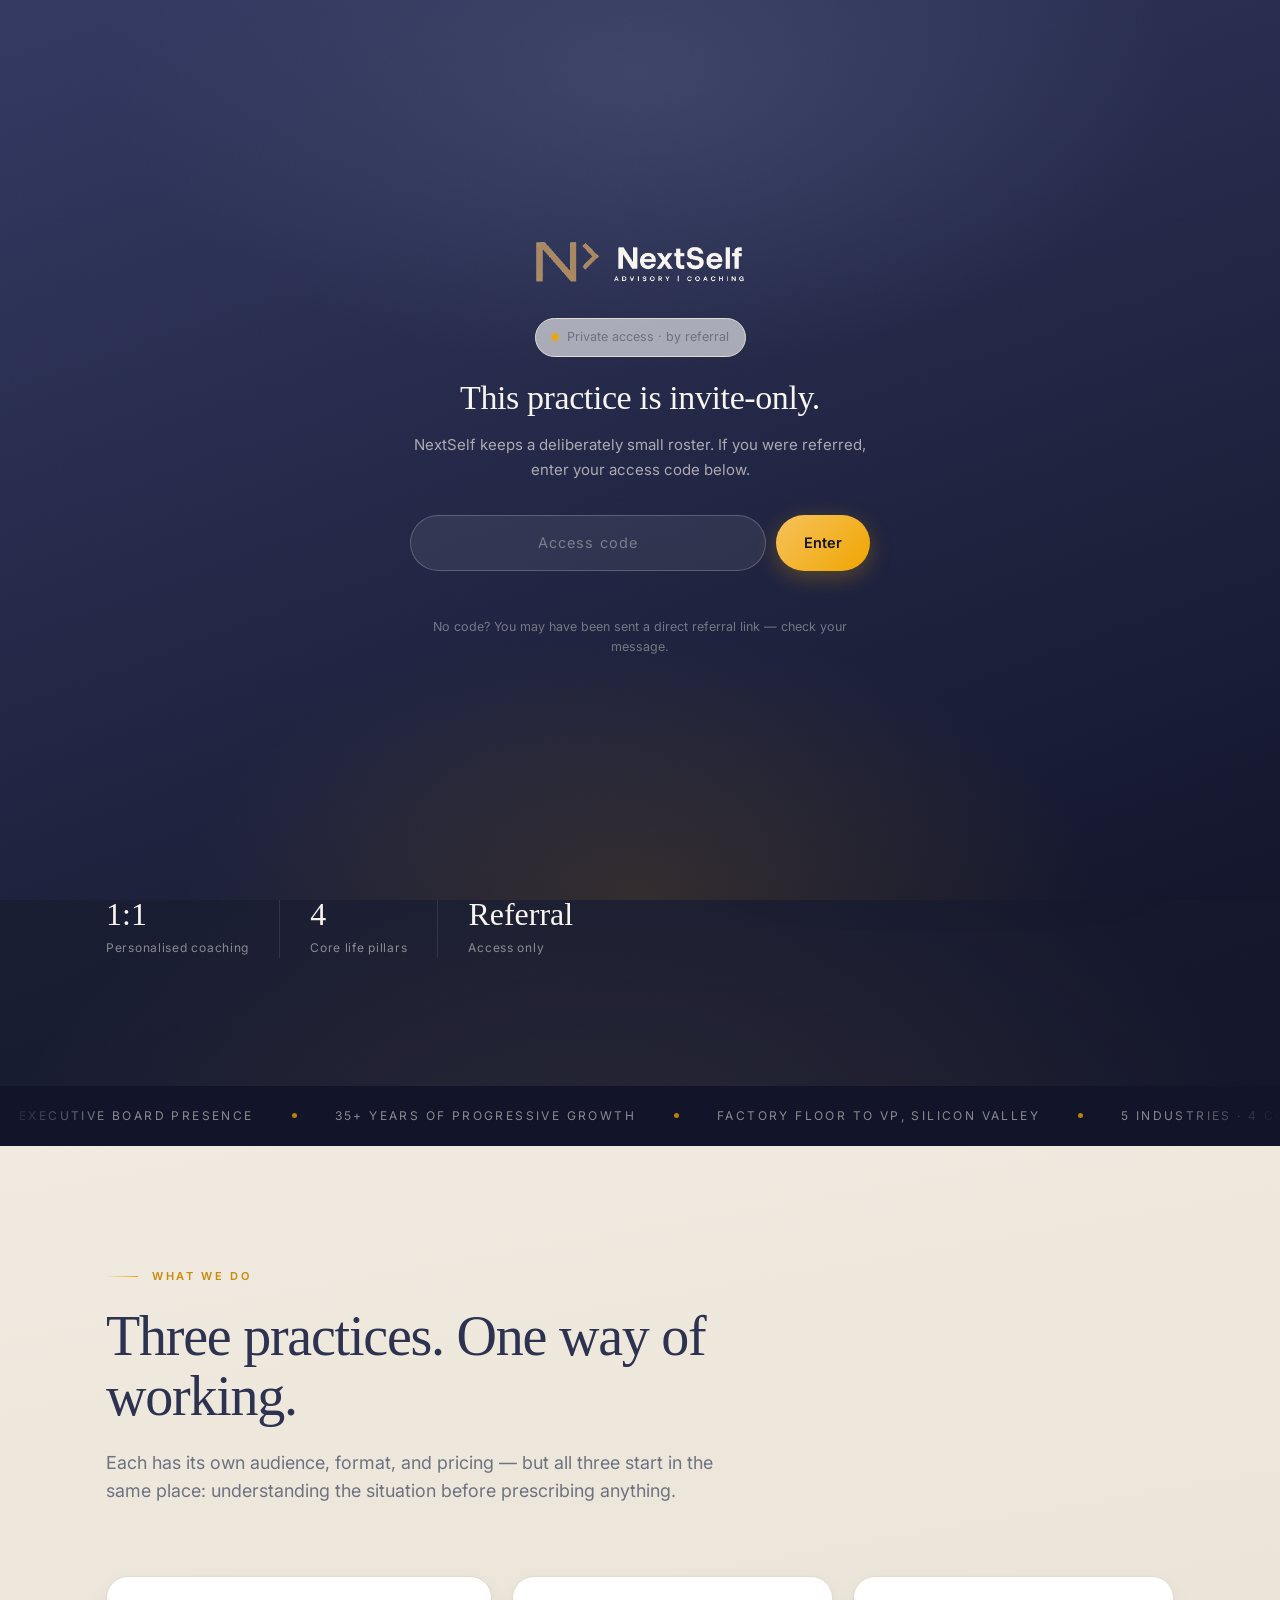
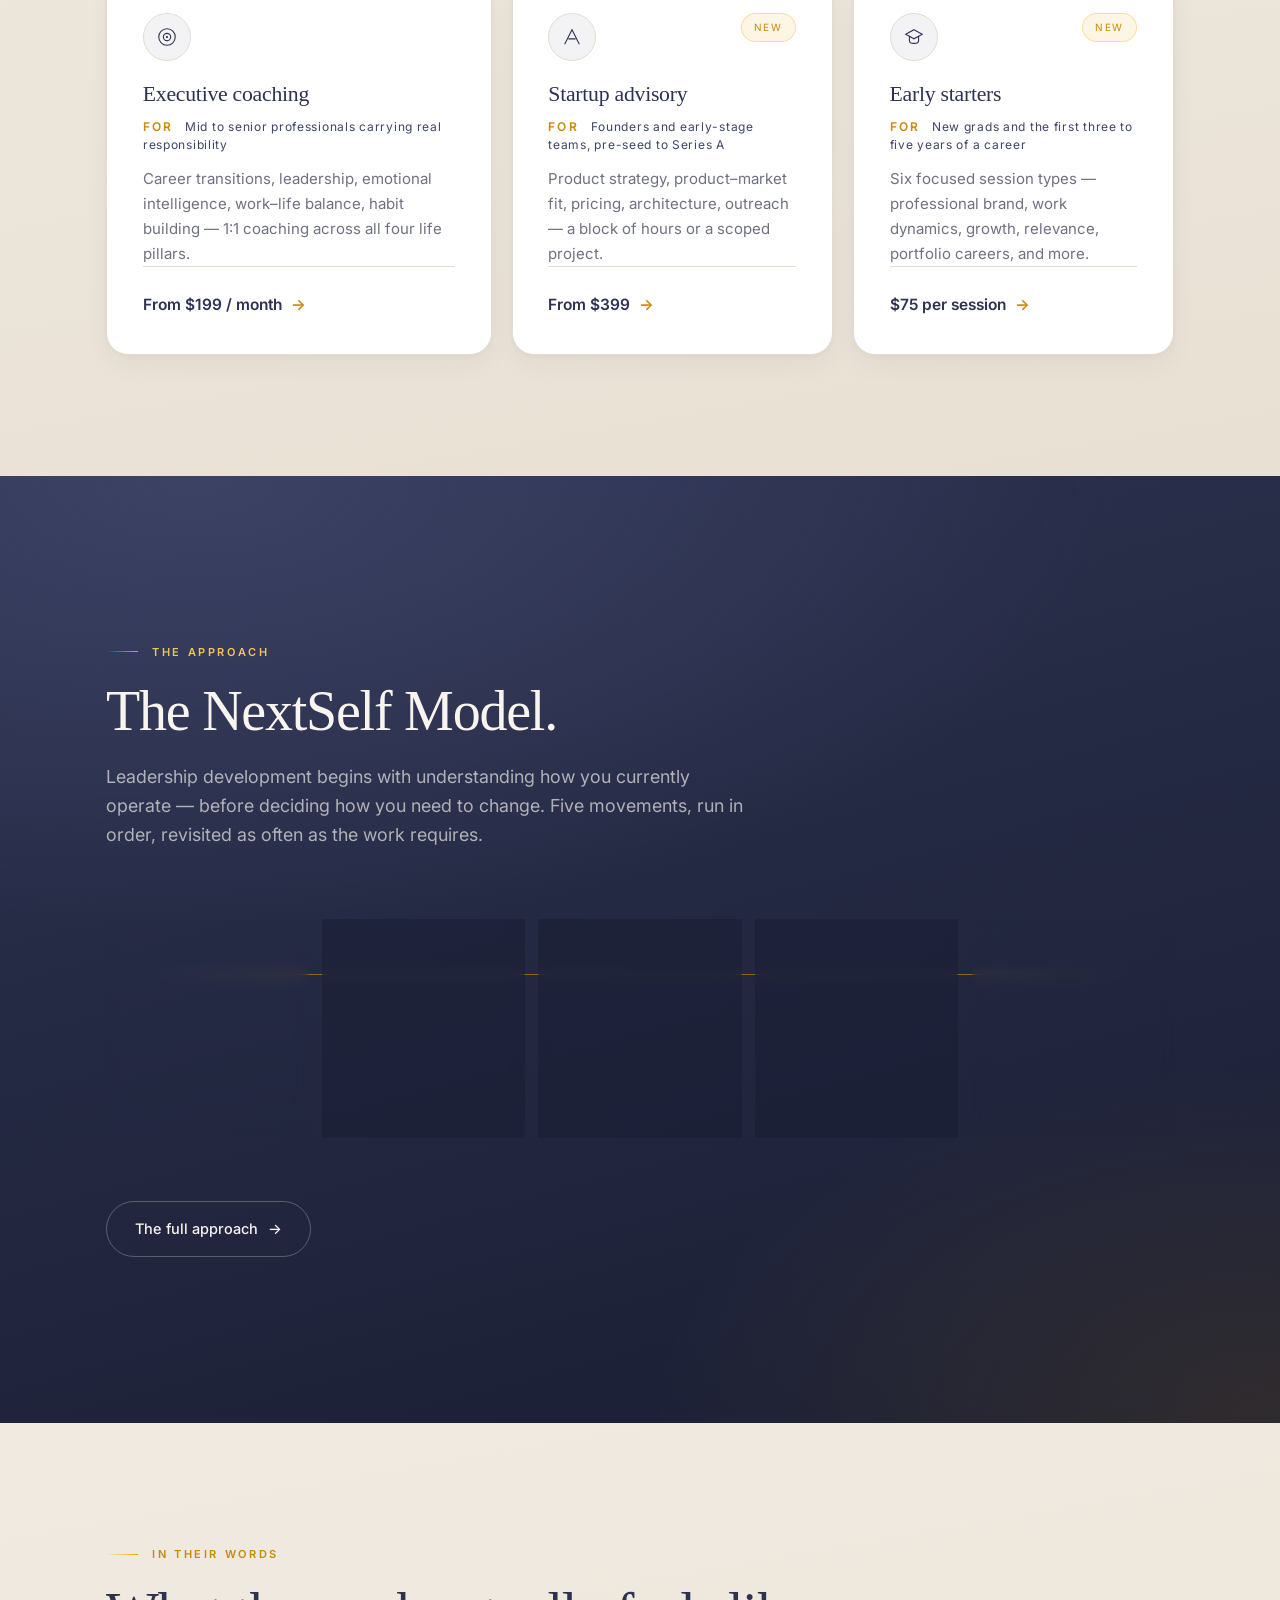
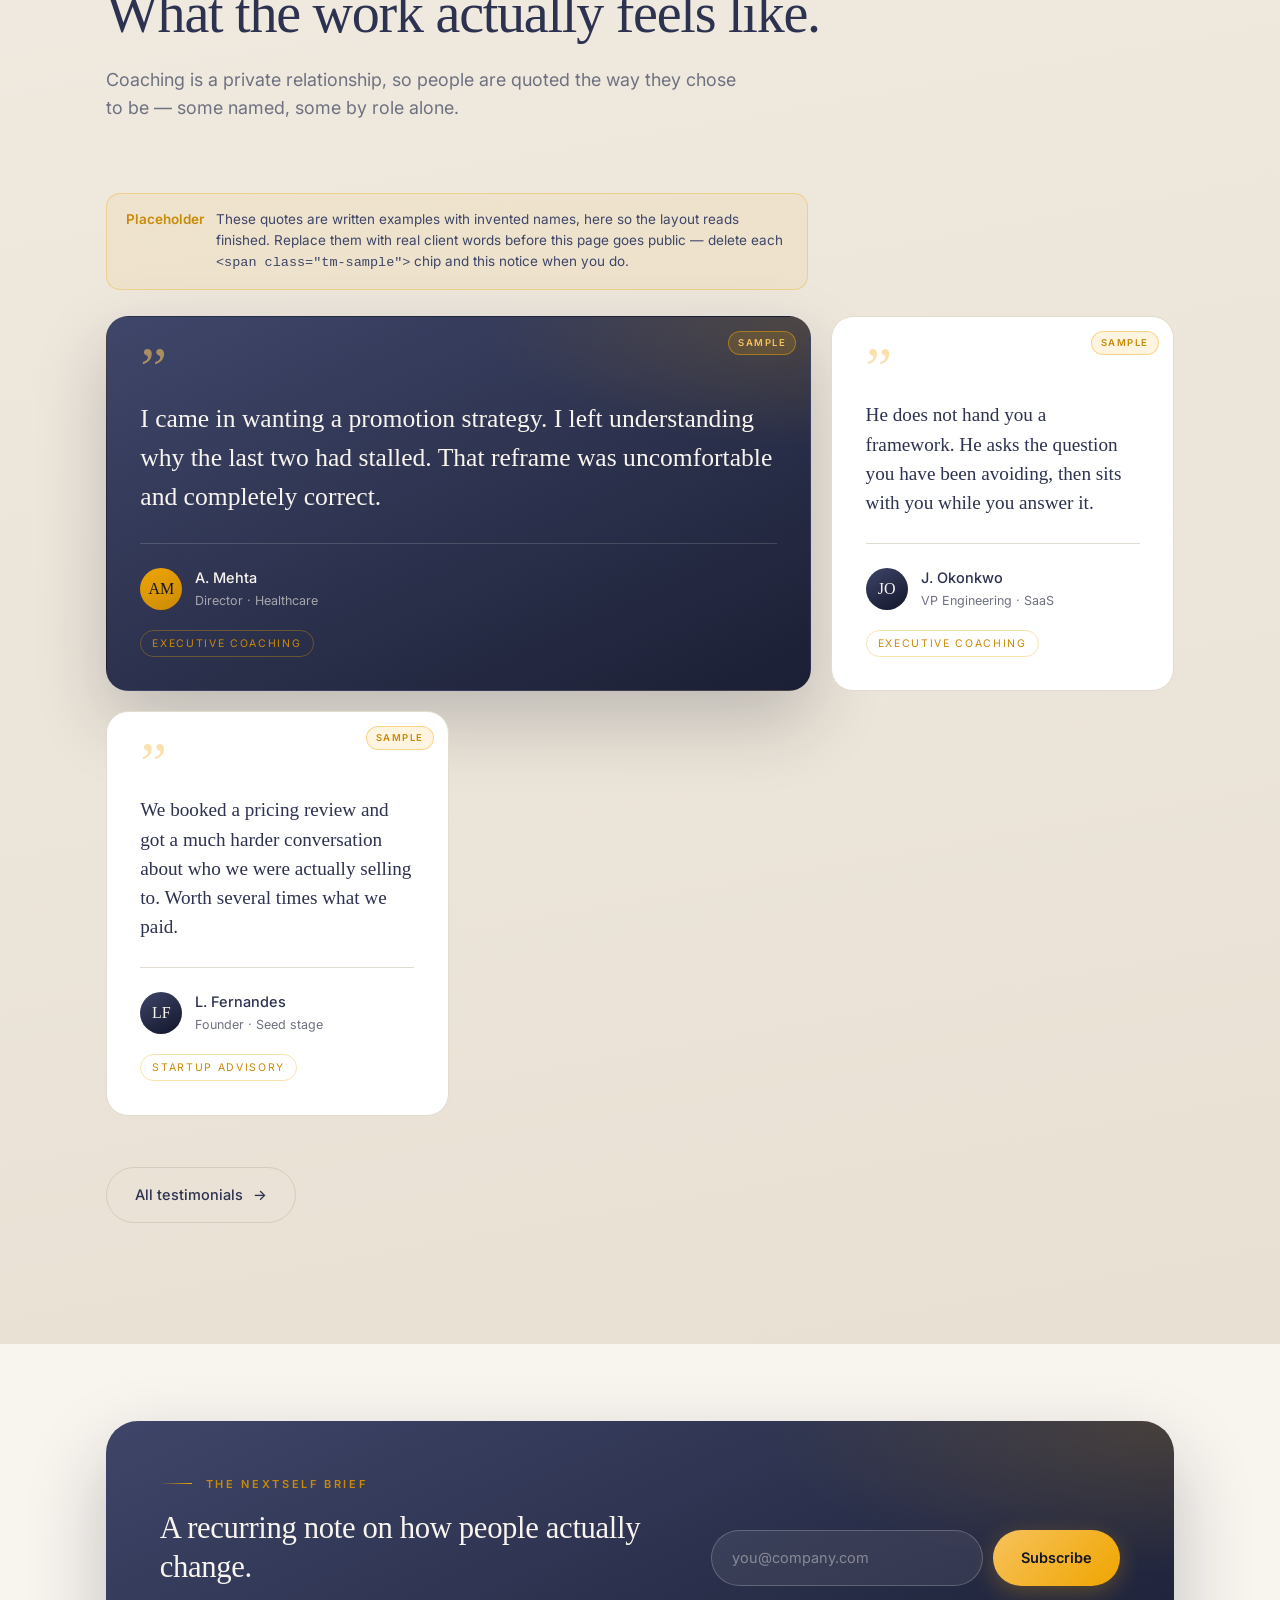
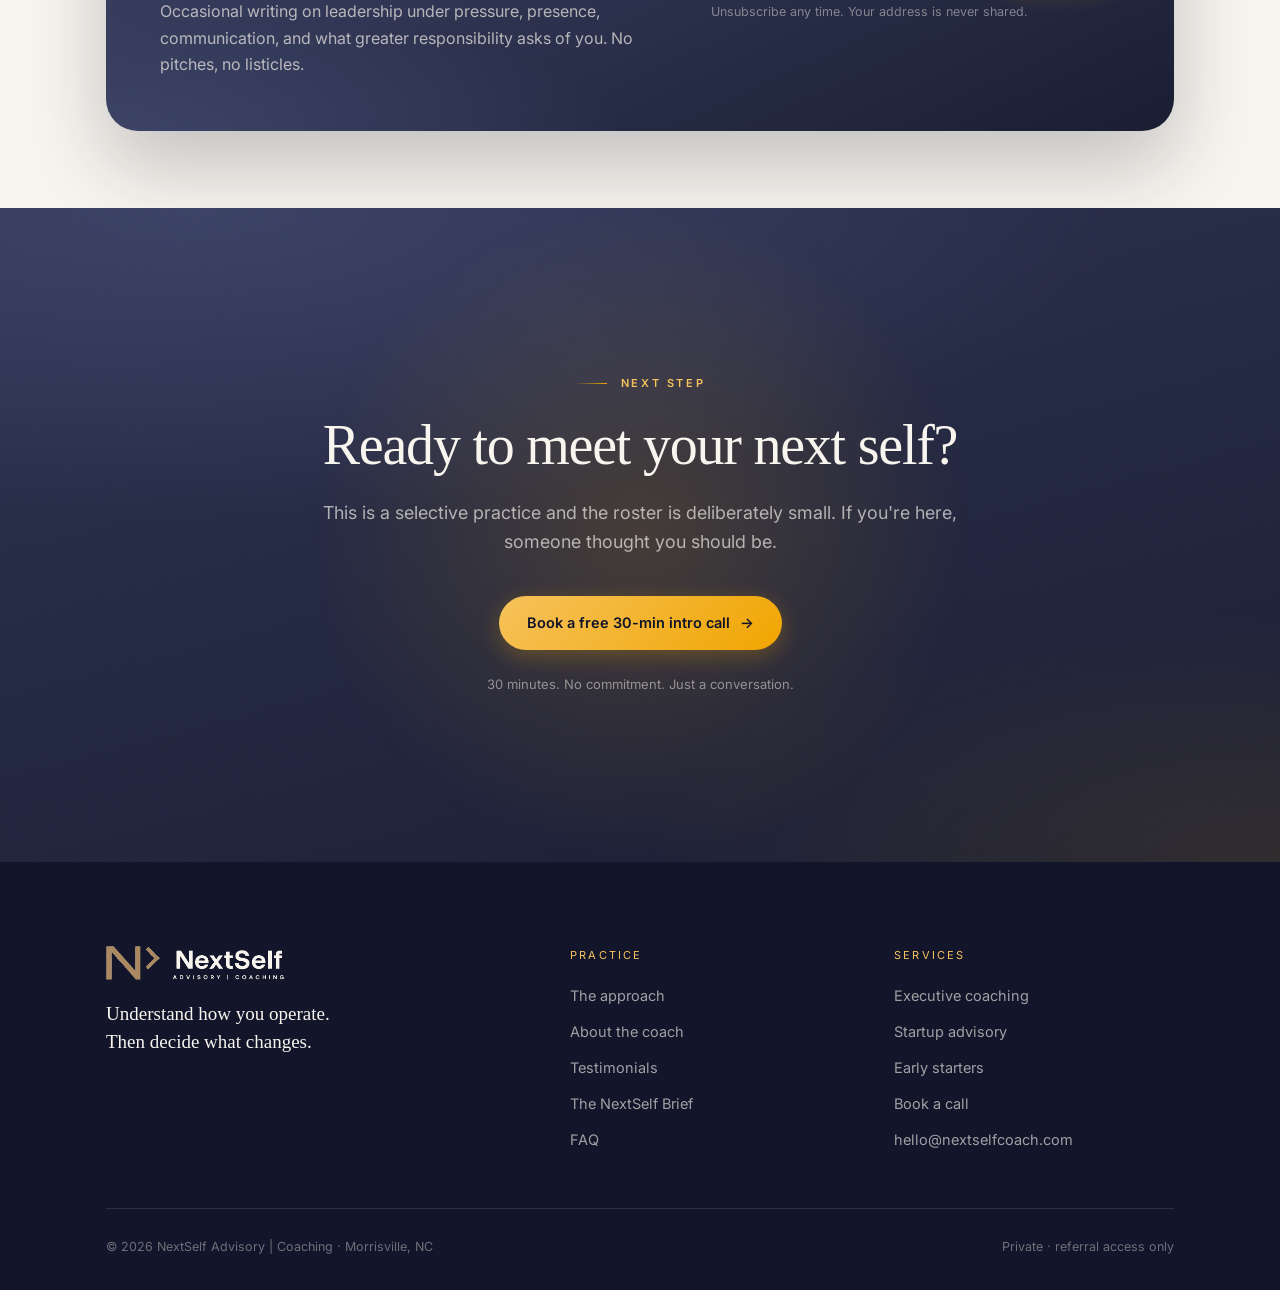
<file: index.html>
<!DOCTYPE html>
<html lang="en">
<head>
<meta charset="utf-8">
<meta name="viewport" content="width=device-width, initial-scale=1">
<title>NextSelf Advisory | Coaching — Leadership development for mid to senior professionals</title>
<meta name="description" content="NextSelf is a selective advisory and coaching practice. We help mid to senior professionals understand how they operate, navigate greater responsibility, and lead with judgement and clarity.">
<meta name="theme-color" content="#2d3250">
<link rel="icon" href="assets/img/mark.svg" type="image/svg+xml">
<link rel="alternate icon" href="assets/img/mark.png" type="image/png">
<meta property="og:title" content="NextSelf Advisory | Coaching">
<meta property="og:description" content="You already have what it takes to build your next self. Let's start by exploring how you operate.">
<meta property="og:type" content="website">
<meta property="og:image" content="assets/img/wordmark.png">
<link rel="preconnect" href="https://fonts.googleapis.com">
<link rel="preconnect" href="https://fonts.gstatic.com" crossorigin>
<link href="https://fonts.googleapis.com/css2?family=Inter:wght@400;500;600&display=swap" rel="stylesheet">
<script>document.documentElement.className+=" js";</script>
<link rel="stylesheet" href="assets/css/styles.css">
</head>
<body>

<!-- Positioning device, not access control. See README.md. -->
<div class="gate" data-code="nextself2026">
  <div class="gate-inner">
    <img src="assets/img/wordmark-light.png" alt="NextSelf Advisory | Coaching">
    <span class="pill"><span class="dot"></span> Private access · by referral</span>
    <h1 class="h3">This practice is invite-only.</h1>
    <p>NextSelf keeps a deliberately small roster. If you were referred, enter your access code below.</p>
    <form>
      <label for="gate-code" style="position:absolute;width:1px;height:1px;overflow:hidden;clip:rect(0 0 0 0)">Access code</label>
      <input id="gate-code" type="text" placeholder="Access code" autocomplete="off" spellcheck="false">
      <button type="submit" class="btn btn-gold">Enter</button>
    </form>
    <p class="err" role="alert"></p>
    <p class="fine">No code? You may have been sent a direct referral link — check your message.</p>
  </div>
</div>

<header class="nav">
  <div class="nav-inner">
    <a class="nav-logo" href="index.html" aria-label="NextSelf Advisory and Coaching — home">
      <svg class="nav-mark" viewBox="0 0 258 161" aria-hidden="true">
        <defs>
          <linearGradient id="navGold" x1="0" y1="0" x2="0.85" y2="1">
            <stop offset="0%" stop-color="#ffd684"/>
            <stop offset="42%" stop-color="#f5b210"/>
            <stop offset="100%" stop-color="#d98f04"/>
          </linearGradient>
        </defs>
        <g fill="url(#navGold)">
          <rect x="0" y="0" width="25" height="161"/>
          <rect x="139" y="0" width="25" height="161"/>
          <path d="M2 0 H35 L164 157 V161 H143 Z"/>
        </g>
        <path class="nm-chev" d="M197 8 L244 56.5 L197 105" fill="none" stroke="url(#navGold)"
              stroke-width="18" stroke-linecap="butt" stroke-linejoin="miter" stroke-miterlimit="10"/>
      </svg>
      <img class="logo-light" src="assets/img/wordtype-light.png" alt="">
      <img class="logo-dark" src="assets/img/wordtype.png" alt="">
    </a>
    <nav class="nav-links" aria-label="Primary">
      <a href="approach.html">Approach</a>
      <a href="#services">Services</a>
      <a href="testimonials.html">Testimonials</a>
      <a href="brief.html">The Brief</a>
      <a href="about.html">About</a>
    </nav>
    <div class="nav-cta">
      <a class="btn btn-primary" href="contact.html">Book a call</a>
    </div>
    <button class="nav-toggle" aria-label="Menu" aria-expanded="false"><span></span><span></span><span></span></button>
  </div>
</header>

<main>

<!-- ============ Hero ================================================= -->
<section class="hero">
  <div class="wrap hero-grid">
    <div class="reveal">
      <p class="eyebrow">For mid to senior professionals</p>
      <h1 class="display is-long">You already have what it takes to build your next self. Let's start by exploring how you <span class="accent">operate</span>.</h1>
      <p class="lede">NextSelf is a selective coaching practice for mid to senior career professionals navigating the demands of work, life, culture, identity, and growth — all at once. You don't have to figure it out alone.</p>
      <div class="hero-actions">
        <a class="btn btn-primary" href="contact.html">Book a free 30-min intro call <span class="arrow">→</span></a>
        <a class="btn btn-ghost" href="approach.html">See how it works</a>
      </div>
      <div class="hero-meta">
        <div><span class="k">1:1</span><span class="v">Personalised coaching</span></div>
        <div><span class="k">4</span><span class="v">Core life pillars</span></div>
        <div><span class="k">Referral</span><span class="v">Access only</span></div>
      </div>
    </div>

    <figure class="hero-figure reveal">
      <svg class="hf-halo" viewBox="0 0 400 400" fill="none" aria-hidden="true">
        <defs>
          <linearGradient id="haloFade" gradientUnits="userSpaceOnUse" x1="40" y1="120" x2="330" y2="330">
            <stop offset="0" stop-color="#f0a500" stop-opacity="0"/>
            <stop offset="0.28" stop-color="#f6c25c" stop-opacity="0.75"/>
            <stop offset="0.62" stop-color="#f0a500" stop-opacity="0.5"/>
            <stop offset="1" stop-color="#f0a500" stop-opacity="0"/>
          </linearGradient>
        </defs>
        <circle cx="200" cy="200" r="190" stroke="rgba(248,244,238,0.09)" stroke-width="1"/>
        <path d="M21.5 135 A190 190 0 1 1 295 364.5" stroke="url(#haloFade)" stroke-width="1.6" stroke-linecap="round"/>
      </svg>
      <div class="hf-frame">
        <img src="assets/img/indrasanan.jpg" alt="Indrasanan Krishnan, founder and coach at NextSelf" width="900" height="738">
      </div>
      <span class="hf-chip">35+ years at board level</span>
      <figcaption class="hf-card">
        <svg class="hf-mark" viewBox="0 0 258 161" aria-hidden="true">
          <defs><linearGradient id="nsGold" x1="0" y1="0" x2="1" y2="1">
            <stop offset="0%" stop-color="#f6c25c"/><stop offset="52%" stop-color="#f0a500"/><stop offset="100%" stop-color="#c07f05"/>
          </linearGradient></defs>
          <g fill="url(#nsGold)">
            <rect x="0" y="0" width="25" height="161"/><rect x="139" y="0" width="25" height="161"/>
            <path d="M2 0 H35 L164 157 V161 H143 Z"/>
          </g>
          <path d="M197 8 L244 56.5 L197 105" fill="none" stroke="url(#nsGold)" stroke-width="18" stroke-linecap="butt" stroke-linejoin="miter" stroke-miterlimit="10"/>
        </svg>
        <span>
          <strong>Indrasanan Krishnan</strong>
          <em>Founder &amp; coach</em>
        </span>
      </figcaption>
    </figure>
  </div>
</section>

<div class="marquee" aria-hidden="true">
  <div class="marquee-track">
    <!-- Sector and engagement-type items (SaaS, transformations, ERP, CoE, M&A, alliances,
         change & adoption, responsible tech, human-in-the-loop, ethical AI) still to come
         from the client. Keep both halves of the track identical so the loop is seamless. -->
    <span>Executive board presence</span><span>35+ years of progressive growth</span>
    <span>Factory floor to VP, Silicon Valley</span>
    <span>5 industries · 4 continents</span><span>Teams of 50–150</span>
    <span>Executive board presence</span><span>35+ years of progressive growth</span>
    <span>Factory floor to VP, Silicon Valley</span>
    <span>5 industries · 4 continents</span><span>Teams of 50–150</span>
  </div>
</div>

<!-- ============ Services ============================================= -->
<section class="sec sec-warm" id="services">
  <div class="wrap">
    <div class="sec-head reveal">
      <p class="eyebrow">What we do</p>
      <h2 class="h2">Three practices. One way of working.</h2>
      <p class="lede">Each has its own audience, format, and pricing — but all three start in the same place: understanding the situation before prescribing anything.</p>
    </div>

    <div class="routes">
      <article class="card route reveal">
        <svg class="icon" width="26" height="26" viewBox="0 0 24 24" fill="none" stroke="currentColor" stroke-width="1.2" aria-hidden="true">
          <circle cx="12" cy="12" r="9"/><circle cx="12" cy="12" r="4"/><circle cx="12" cy="12" r="0.6" fill="currentColor"/>
        </svg>
        <h3 class="h3"><a class="route-link" href="coaching.html">Executive coaching</a></h3>
        <p class="who"><b>For</b> Mid to senior professionals carrying real responsibility</p>
        <p class="body">Career transitions, leadership, emotional intelligence, work–life balance, habit building — 1:1 coaching across all four life pillars.</p>
        <div class="route-foot"><a class="link-arrow" href="coaching.html">From $199 / month <span class="arrow">→</span></a></div>
      </article>

      <article class="card route reveal">
        <span class="badge">New</span>
        <svg class="icon" width="26" height="26" viewBox="0 0 24 24" fill="none" stroke="currentColor" stroke-width="1.2" aria-hidden="true">
          <path d="M4 20 L12 4 L20 20"/><path d="M8 14 h8"/>
        </svg>
        <h3 class="h3"><a class="route-link" href="startup-advisory.html">Startup advisory</a></h3>
        <p class="who"><b>For</b> Founders and early-stage teams, pre-seed to Series A</p>
        <p class="body">Product strategy, product–market fit, pricing, architecture, outreach — a block of hours or a scoped project.</p>
        <div class="route-foot"><a class="link-arrow" href="startup-advisory.html">From $399 <span class="arrow">→</span></a></div>
      </article>

      <article class="card route reveal">
        <span class="badge">New</span>
        <svg class="icon" width="26" height="26" viewBox="0 0 24 24" fill="none" stroke="currentColor" stroke-width="1.2" aria-hidden="true">
          <path d="M12 4 L21 9 L12 14 L3 9 Z"/><path d="M7 11.5 V16 c0 1.7 2.2 3 5 3 s5-1.3 5-3 v-4.5"/>
        </svg>
        <h3 class="h3"><a class="route-link" href="early-starters.html">Early starters</a></h3>
        <p class="who"><b>For</b> New grads and the first three to five years of a career</p>
        <p class="body">Six focused session types — professional brand, work dynamics, growth, relevance, portfolio careers, and more.</p>
        <div class="route-foot"><a class="link-arrow" href="early-starters.html">$75 per session <span class="arrow">→</span></a></div>
      </article>
    </div>
  </div>
</section>

<!-- ============ Approach preview ===================================== -->
<section class="sec-lg sec-dark">
  <div class="wrap">
    <div class="sec-head reveal">
      <p class="eyebrow">The approach</p>
      <h2 class="h2">The NextSelf Model.</h2>
      <p class="lede">Leadership development begins with understanding how you currently operate — before deciding how you need to change. Five movements, run in order, revisited as often as the work requires.</p>
    </div>

    <div class="model-flow">
      <div class="model-step is-key reveal">
        <span class="step-n">01</span><h3>Understand</h3>
        <p>What is happening? Name the situation clearly, without flinching from it.</p>
      </div>
      <div class="model-step reveal">
        <span class="step-n">02</span><h3>Reflect</h3>
        <p>What role am I playing? Own the pattern, not just the pressure.</p>
      </div>
      <div class="model-step reveal">
        <span class="step-n">03</span><h3>Develop</h3>
        <p>What needs to change? Identify the real shift required.</p>
      </div>
      <div class="model-step reveal">
        <span class="step-n">04</span><h3>Apply</h3>
        <p>How does it show up? Turn the insight into daily practice.</p>
      </div>
      <div class="model-step is-key reveal">
        <span class="step-n">05</span><h3>Evolve</h3>
        <p>Operating at the next level — and knowing why it holds.</p>
      </div>
    </div>

    <div class="hero-actions reveal" style="margin-top:clamp(44px,5vw,68px)">
      <a class="btn btn-ghost" href="approach.html">The full approach <span class="arrow">→</span></a>
    </div>
  </div>
</section>

<!-- ============ Testimonials ========================================= -->
<section class="sec sec-warm">
  <div class="wrap">
    <div class="sec-head reveal">
      <p class="eyebrow">In their words</p>
      <h2 class="h2">What the work actually feels like.</h2>
      <p class="lede">Coaching is a private relationship, so people are quoted the way they chose to be — some named, some by role alone.</p>
    </div>

    <p class="tm-placeholder-note">
      <b>Placeholder</b>
      <span>These quotes are written examples with invented names, here so the layout reads
      finished. Replace them with real client words before this page goes public — delete each
      <code>&lt;span class="tm-sample"&gt;</code> chip and this notice when you do.</span>
    </p>

    <div class="tm-grid">
      <article class="tm is-featured reveal">
        <span class="tm-sample">Sample</span>
        <div class="tm-mark">&rdquo;</div>
        <blockquote>I came in wanting a promotion strategy. I left understanding why the last two had stalled. That reframe was uncomfortable and completely correct.</blockquote>
        <div class="tm-meta">
          <span class="tm-avatar">AM</span>
          <span>
            <span class="tm-name">A. Mehta</span>
            <span class="tm-role">Director · Healthcare</span>
          </span>
        </div>
        <span class="tm-tag">Executive coaching</span>
      </article>
      <article class="tm reveal">
        <span class="tm-sample">Sample</span>
        <div class="tm-mark">&rdquo;</div>
        <blockquote>He does not hand you a framework. He asks the question you have been avoiding, then sits with you while you answer it.</blockquote>
        <div class="tm-meta">
          <span class="tm-avatar">JO</span>
          <span>
            <span class="tm-name">J. Okonkwo</span>
            <span class="tm-role">VP Engineering · SaaS</span>
          </span>
        </div>
        <span class="tm-tag">Executive coaching</span>
      </article>
      <article class="tm reveal">
        <span class="tm-sample">Sample</span>
        <div class="tm-mark">&rdquo;</div>
        <blockquote>We booked a pricing review and got a much harder conversation about who we were actually selling to. Worth several times what we paid.</blockquote>
        <div class="tm-meta">
          <span class="tm-avatar">LF</span>
          <span>
            <span class="tm-name">L. Fernandes</span>
            <span class="tm-role">Founder · Seed stage</span>
          </span>
        </div>
        <span class="tm-tag">Startup advisory</span>
      </article>
    </div>

    <div class="hero-actions reveal" style="margin-top:clamp(36px,4vw,52px)">
      <a class="btn btn-ghost" href="testimonials.html">All testimonials <span class="arrow">→</span></a>
    </div>
  </div>
</section>

<!-- ============ The Brief ============================================ -->
<section class="sec-sm">
  <div class="wrap">
    <div class="brief-panel reveal">
      <div>
        <p class="eyebrow">The NextSelf Brief</p>
        <h2 class="h3" style="margin:16px 0 12px;font-size:clamp(24px,2.4vw,32px)">A recurring note on how people actually change.</h2>
        <p class="body">Occasional writing on leadership under pressure, presence, communication, and what greater responsibility asks of you. No pitches, no listicles.</p>
      </div>
      <div>
        <form class="brief-form" novalidate>
          <label for="brief-email" style="position:absolute;width:1px;height:1px;overflow:hidden;clip:rect(0 0 0 0)">Email address</label>
          <input id="brief-email" type="email" placeholder="you@company.com" required>
          <button type="submit" class="btn btn-gold">Subscribe</button>
        </form>
        <p class="brief-note">Unsubscribe any time. Your address is never shared.</p>
        <p class="brief-msg" role="status"></p>
      </div>
    </div>
  </div>
</section>

<!-- ============ CTA ================================================== -->
<section class="sec-lg sec-dark cta-block">
  <div class="wrap-narrow">
    <p class="eyebrow center">Next step</p>
    <h2 class="h2">Ready to meet your next self?</h2>
    <p class="lede">This is a selective practice and the roster is deliberately small. If you're here, someone thought you should be.</p>
    <div class="cta-actions">
      <a class="btn btn-gold" href="contact.html">Book a free 30-min intro call <span class="arrow">→</span></a>
    </div>
    <p class="cta-fine">30 minutes. No commitment. Just a conversation.</p>
  </div>
</section>

</main>

<footer class="footer">
  <div class="wrap">
    <div class="footer-top">
      <div>
        <div class="footer-logo"><img src="assets/img/wordmark-light.png" alt="NextSelf Advisory | Coaching"></div>
        <p class="footer-tag">Understand how you operate. Then decide what changes.</p>
      </div>
      <div>
        <h4>Practice</h4>
        <ul>
          <li><a href="approach.html">The approach</a></li>
          <li><a href="about.html">About the coach</a></li>
          <li><a href="testimonials.html">Testimonials</a></li>
          <li><a href="brief.html">The NextSelf Brief</a></li>
          <li><a href="faq.html">FAQ</a></li>
        </ul>
      </div>
      <div>
        <h4>Services</h4>
        <ul>
          <li><a href="coaching.html">Executive coaching</a></li>
          <li><a href="startup-advisory.html">Startup advisory</a></li>
          <li><a href="early-starters.html">Early starters</a></li>
          <li><a href="contact.html">Book a call</a></li>
          <li><a href="mailto:hello@nextselfcoach.com">hello@nextselfcoach.com</a></li>
        </ul>
      </div>
    </div>
    <div class="footer-bottom">
      <span>© <span data-year>2026</span> NextSelf Advisory | Coaching · Morrisville, NC</span>
      <span>Private · referral access only</span>
    </div>
  </div>
</footer>

<script src="assets/js/main.js"></script>
</body>
</html>
</file>
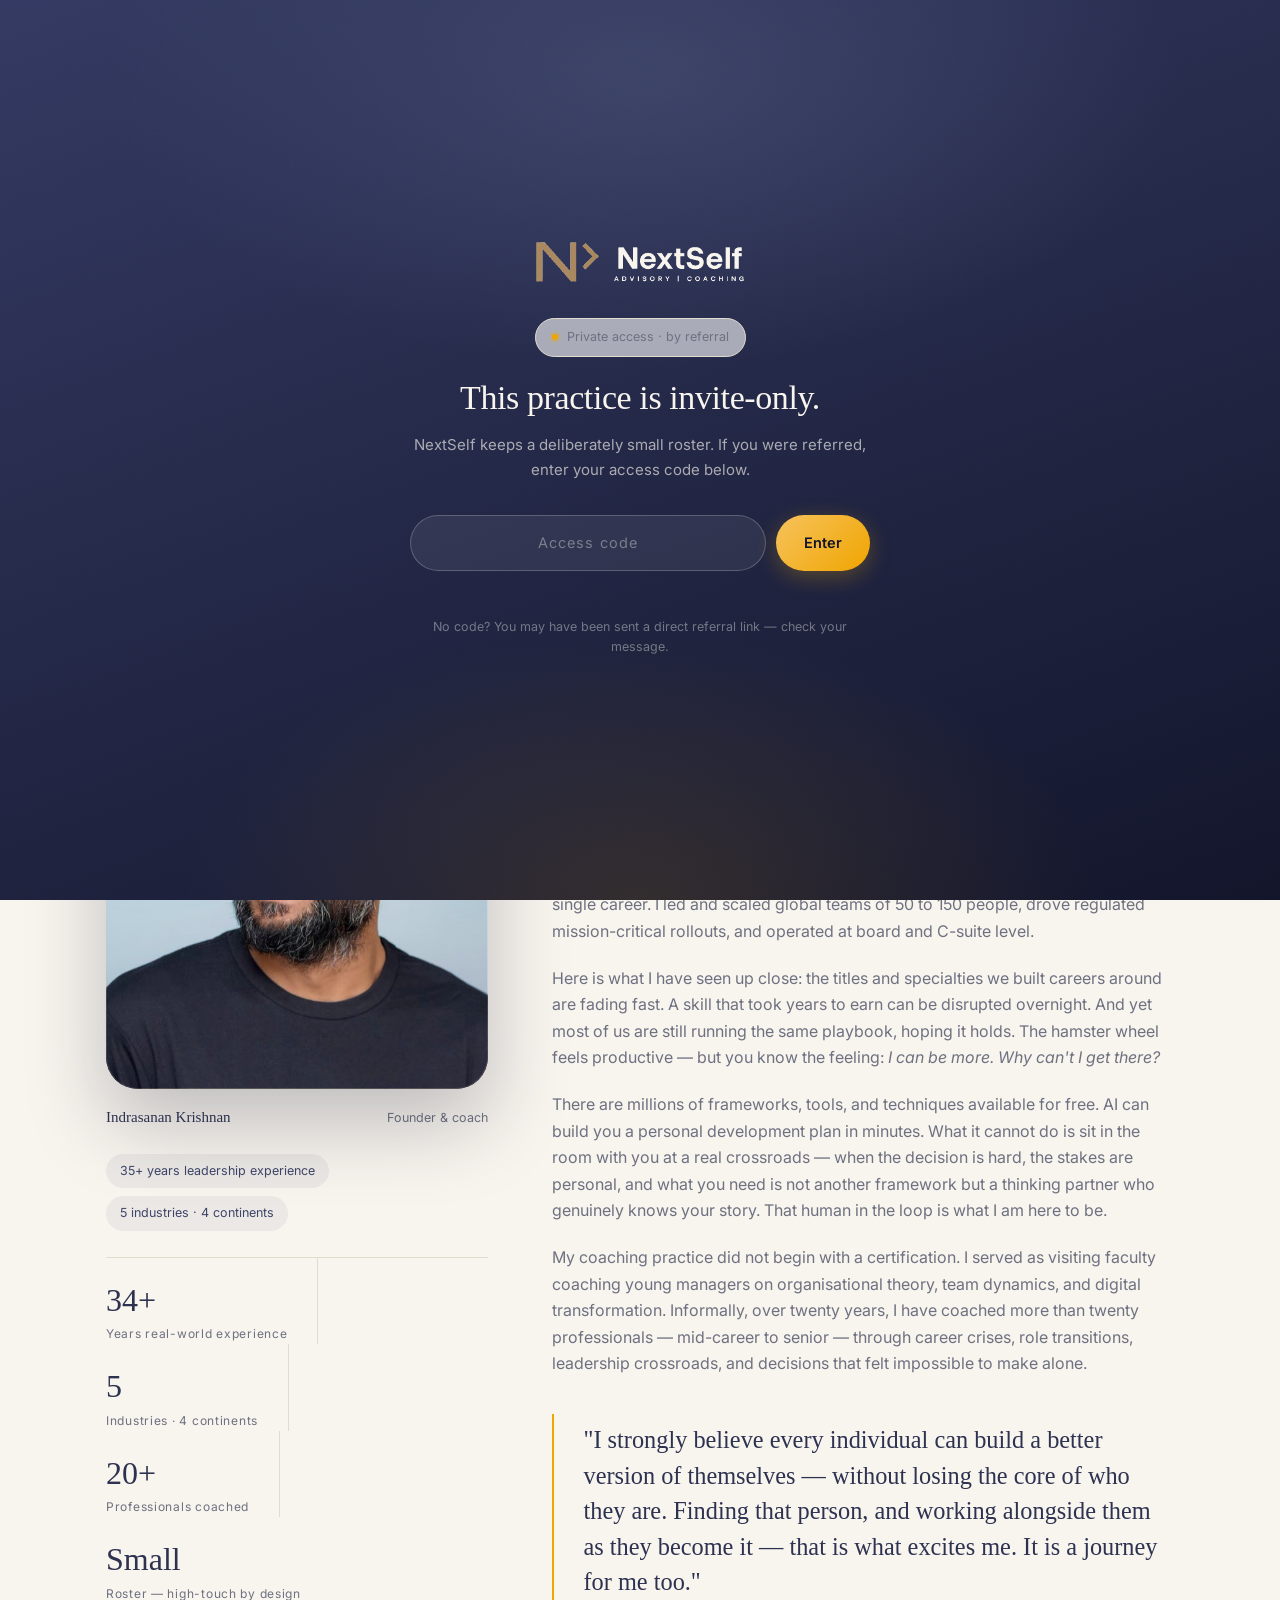
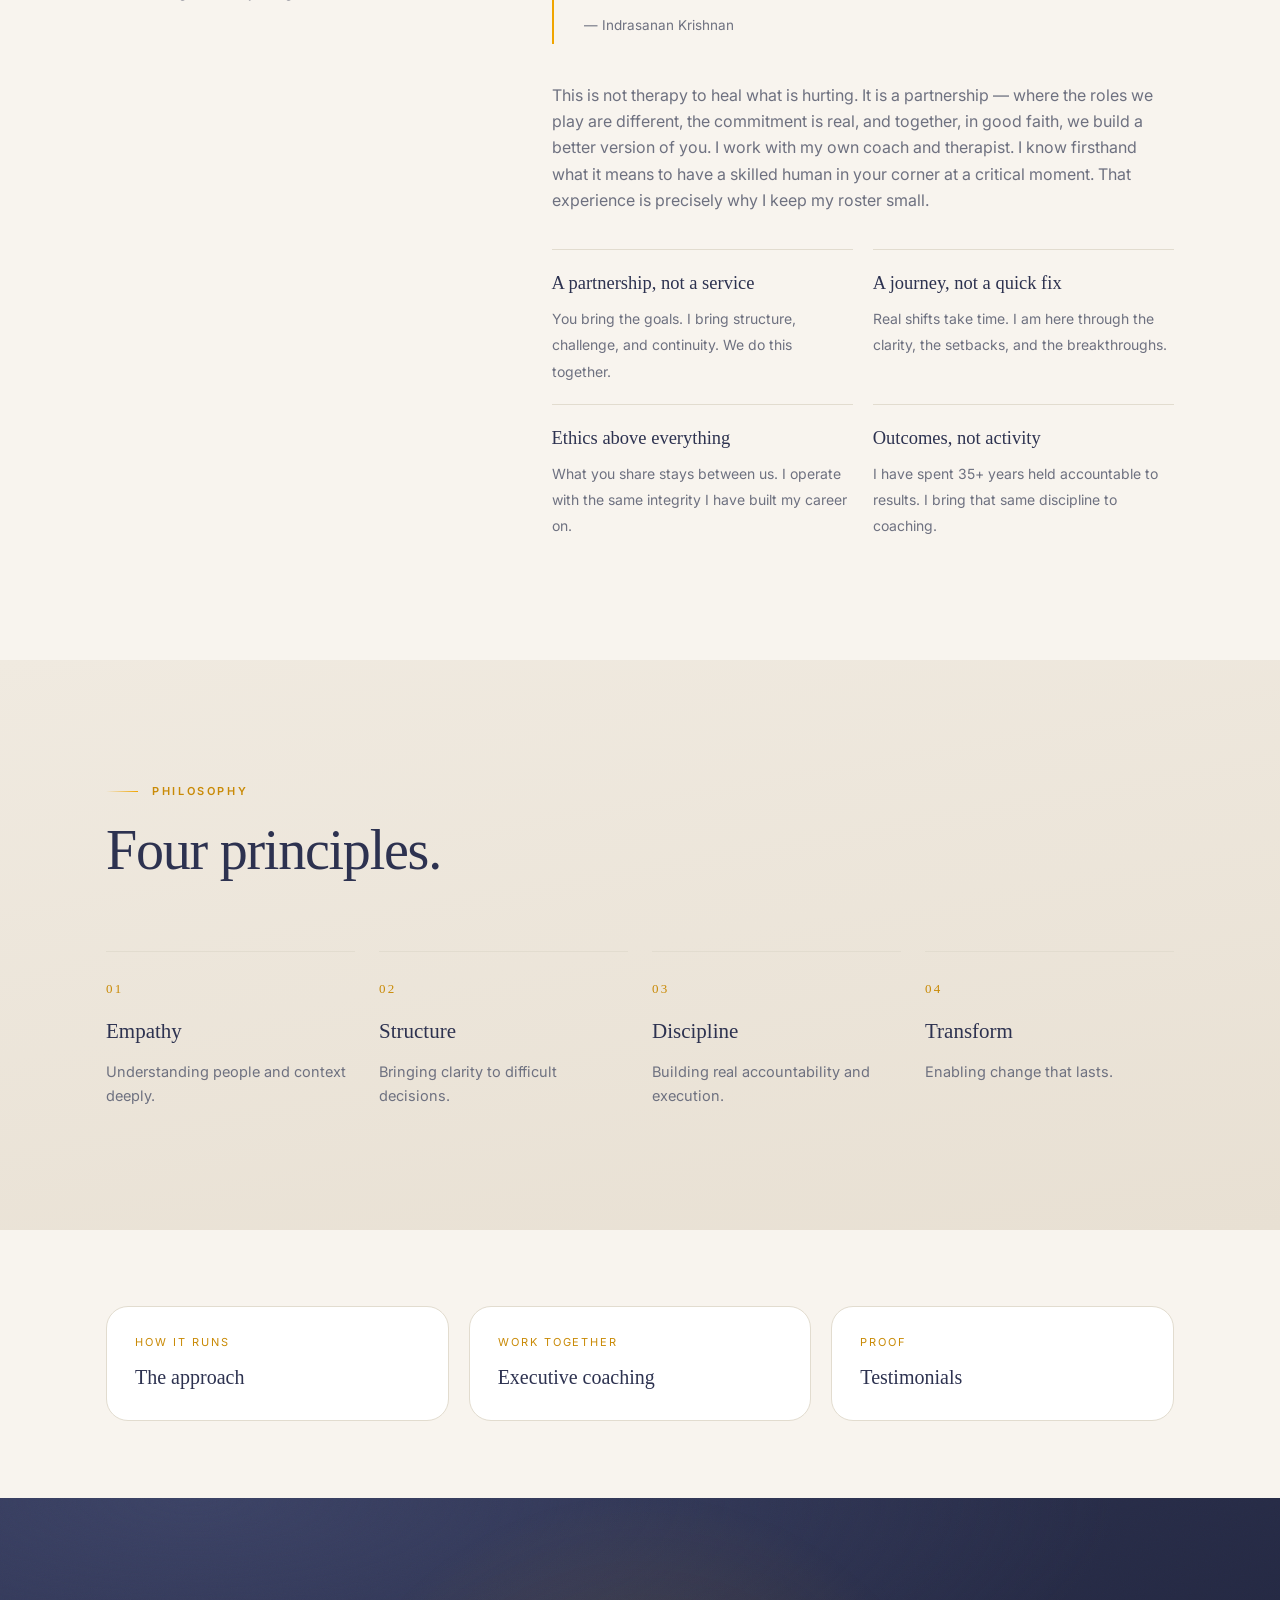
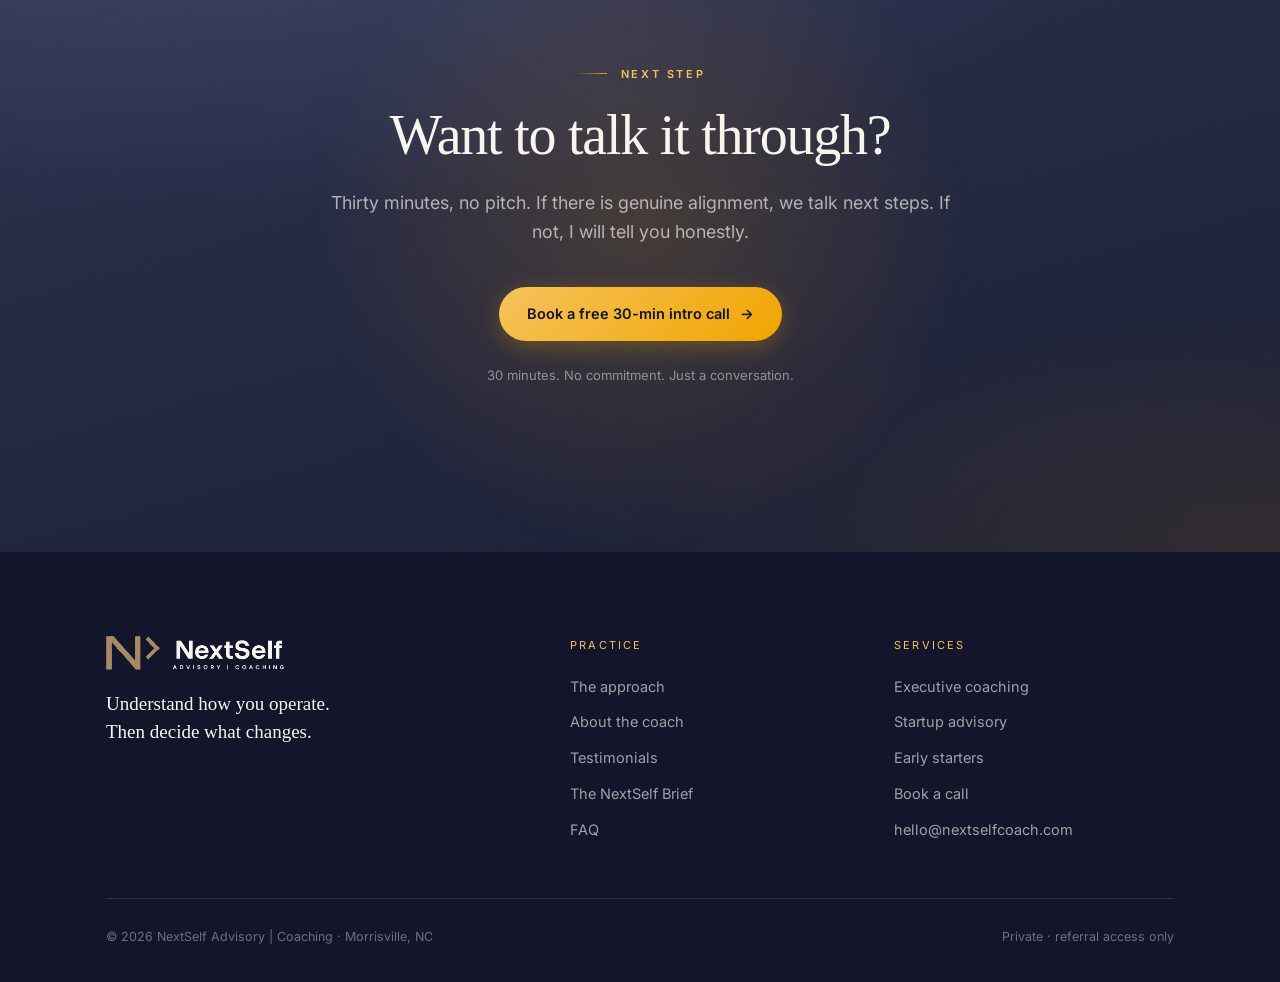
<file: about.html>
<!DOCTYPE html>
<html lang="en">
<head>
<meta charset="utf-8">
<meta name="viewport" content="width=device-width, initial-scale=1">
<title>About the Coach — NextSelf Advisory | Coaching</title>
<meta name="description" content="Indrasanan Krishnan — senior executive leader turned coach. 35+ years across five industries and four continents, board and C-suite level.">
<meta name="theme-color" content="#2d3250">
<link rel="icon" href="assets/img/mark.svg" type="image/svg+xml">
<link rel="alternate icon" href="assets/img/mark.png" type="image/png">
<meta property="og:title" content="About the Coach — NextSelf Advisory | Coaching">
<meta property="og:description" content="Indrasanan Krishnan — senior executive leader turned coach. 35+ years across five industries and four continents, board and C-suite level.">
<meta property="og:type" content="website">
<meta property="og:image" content="assets/img/indrasanan.jpg">
<link rel="preconnect" href="https://fonts.googleapis.com">
<link rel="preconnect" href="https://fonts.gstatic.com" crossorigin>
<link href="https://fonts.googleapis.com/css2?family=Inter:wght@400;500;600&display=swap" rel="stylesheet">
<script>document.documentElement.className+=" js";</script>
<link rel="stylesheet" href="assets/css/styles.css">
</head>
<body>

<!-- Positioning device, not access control. See README.md. -->
<div class="gate" data-code="nextself2026">
  <div class="gate-inner">
    <img src="assets/img/wordmark-light.png" alt="NextSelf Advisory | Coaching">
    <span class="pill"><span class="dot"></span> Private access · by referral</span>
    <h1 class="h3">This practice is invite-only.</h1>
    <p>NextSelf keeps a deliberately small roster. If you were referred, enter your access code below.</p>
    <form>
      <label for="gate-code" style="position:absolute;width:1px;height:1px;overflow:hidden;clip:rect(0 0 0 0)">Access code</label>
      <input id="gate-code" type="text" placeholder="Access code" autocomplete="off" spellcheck="false">
      <button type="submit" class="btn btn-gold">Enter</button>
    </form>
    <p class="err" role="alert"></p>
    <p class="fine">No code? You may have been sent a direct referral link — check your message.</p>
  </div>
</div>

<header class="nav">
  <div class="nav-inner">
    <a class="nav-logo" href="index.html" aria-label="NextSelf Advisory and Coaching — home">
      <svg class="nav-mark" viewBox="0 0 258 161" aria-hidden="true">
        <defs>
          <linearGradient id="navGold" x1="0" y1="0" x2="0.85" y2="1">
            <stop offset="0%" stop-color="#ffd684"/>
            <stop offset="42%" stop-color="#f5b210"/>
            <stop offset="100%" stop-color="#d98f04"/>
          </linearGradient>
        </defs>
        <g fill="url(#navGold)">
          <rect x="0" y="0" width="25" height="161"/>
          <rect x="139" y="0" width="25" height="161"/>
          <path d="M2 0 H35 L164 157 V161 H143 Z"/>
        </g>
        <path class="nm-chev" d="M197 8 L244 56.5 L197 105" fill="none" stroke="url(#navGold)"
              stroke-width="18" stroke-linecap="butt" stroke-linejoin="miter" stroke-miterlimit="10"/>
      </svg>
      <img class="logo-light" src="assets/img/wordtype-light.png" alt="">
      <img class="logo-dark" src="assets/img/wordtype.png" alt="">
    </a>
    <nav class="nav-links" aria-label="Primary">
      <a href="approach.html">Approach</a>
      <a href="index.html#services">Services</a>
      <a href="testimonials.html">Testimonials</a>
      <a href="brief.html">The Brief</a>
      <a href="about.html" class="is-current" aria-current="page">About</a>
    </nav>
    <div class="nav-cta">
      <a class="btn btn-primary" href="contact.html">Book a call</a>
    </div>
    <button class="nav-toggle" aria-label="Menu" aria-expanded="false"><span></span><span></span><span></span></button>
  </div>
</header>

<main>

<section class="page-hero">
  <div class="wrap">
    <p class="crumb reveal"><a href="index.html">Home</a> <span>/</span> About</p>
    <div class="reveal" style="margin-top:26px">
      <p class="eyebrow">The coach</p>
      <h1 class="display">Indrasanan <span class="accent">Krishnan</span>.</h1>
      <p class="lede">Senior executive leader turned coach. 35+ years spent navigating the gap between who we are and who the work needs us to become.</p>
      
    </div>
  </div>
</section>

<section class="sec">
  <div class="wrap coach-layout">
    <aside class="coach-aside reveal">
      <div class="coach-portrait is-photo">
        <img src="assets/img/indrasanan.jpg" alt="Indrasanan Krishnan" width="900" height="738">
      </div>
      <div class="coach-cap">
        <strong>Indrasanan Krishnan</strong>
        <span>Founder &amp; coach</span>
      </div>
      <div class="coach-creds">
        <span class="tag">35+ years leadership experience</span>
        <span class="tag">5 industries · 4 continents</span>
      </div>
      <div class="hero-meta" style="margin-top:26px">
        <div><span class="k" data-count="35" data-suffix="+">35+</span><span class="v">Years real-world experience</span></div>
        <div><span class="k">5</span><span class="v">Industries · 4 continents</span></div>
        <div><span class="k" data-count="20" data-suffix="+">20+</span><span class="v">Professionals coached</span></div>
        <div><span class="k">Small</span><span class="v">Roster — high-touch by design</span></div>
      </div>
    </aside>

    <div class="coach-body reveal">
      <p class="strong">We live in a world changing faster than most of us can absorb — and the gap between who we are today and who we need to become is widening by the year. I built my career navigating exactly that gap. Now I help others do the same.</p>

      <p>I didn't start at a corner office. I started at the ground floor, and worked my way up over 35+ years through five distinct industries: utilities, healthcare, industrial systems, automotive mobility, and Silicon Valley SaaS. That journey took me across four continents and into cultural contexts most professionals never encounter in a single career. I led and scaled global teams of 50 to 150 people, drove regulated mission-critical rollouts, and operated at board and C-suite level.</p>

      <p>Here is what I have seen up close: the titles and specialties we built careers around are fading fast. A skill that took years to earn can be disrupted overnight. And yet most of us are still running the same playbook, hoping it holds. The hamster wheel feels productive — but you know the feeling: <em>I can be more. Why can't I get there?</em></p>

      <p>There are millions of frameworks, tools, and techniques available for free. AI can build you a personal development plan in minutes. What it cannot do is sit in the room with you at a real crossroads — when the decision is hard, the stakes are personal, and what you need is not another framework but a thinking partner who genuinely knows your story. That human in the loop is what I am here to be.</p>

      <p>My coaching practice did not begin with a certification. I served as visiting faculty coaching young managers on organisational theory, team dynamics, and digital transformation. Informally, over twenty years, I have coached more than twenty professionals — mid-career to senior — through career crises, role transitions, leadership crossroads, and decisions that felt impossible to make alone.</p>

      <blockquote class="coach-quote">
        "I strongly believe every individual can build a better version of themselves — without losing the core of who they are. Finding that person, and working alongside them as they become it — that is what excites me. It is a journey for me too."
        <cite>— Indrasanan Krishnan</cite>
      </blockquote>

      <p>This is not therapy to heal what is hurting. It is a partnership — where the roles we play are different, the commitment is real, and together, in good faith, we build a better version of you. I work with my own coach and therapist. I know firsthand what it means to have a skilled human in your corner at a critical moment. That experience is precisely why I keep my roster small.</p>

      <div class="principles">
        <div class="principle"><strong>A partnership, not a service</strong><span>You bring the goals. I bring structure, challenge, and continuity. We do this together.</span></div>
        <div class="principle"><strong>A journey, not a quick fix</strong><span>Real shifts take time. I am here through the clarity, the setbacks, and the breakthroughs.</span></div>
        <div class="principle"><strong>Ethics above everything</strong><span>What you share stays between us. I operate with the same integrity I have built my career on.</span></div>
        <div class="principle"><strong>Outcomes, not activity</strong><span>I have spent 35+ years held accountable to results. I bring that same discipline to coaching.</span></div>
      </div>
    </div>
  </div>
</section>

<section class="sec sec-warm">
  <div class="wrap">
    <div class="sec-head reveal">
      <p class="eyebrow">Philosophy</p>
      <h2 class="h2">Four principles.</h2>
    </div>
    <div class="steps">
      <div class="step reveal"><span class="num">01</span><h3>Empathy</h3><p>Understanding people and context deeply.</p></div>
      <div class="step reveal"><span class="num">02</span><h3>Structure</h3><p>Bringing clarity to difficult decisions.</p></div>
      <div class="step reveal"><span class="num">03</span><h3>Discipline</h3><p>Building real accountability and execution.</p></div>
      <div class="step reveal"><span class="num">04</span><h3>Transform</h3><p>Enabling change that lasts.</p></div>
    </div>
  </div>
</section>

<section class="sec-sm">
  <div class="wrap">
    <div class="pagenav">
      <a class="reveal" href="approach.html"><span class="k">How it runs</span><span class="t">The approach</span></a>
      <a class="reveal" href="coaching.html"><span class="k">Work together</span><span class="t">Executive coaching</span></a>
      <a class="reveal" href="testimonials.html"><span class="k">Proof</span><span class="t">Testimonials</span></a>
    </div>
  </div>
</section>

<section class="sec-lg sec-dark cta-block">
  <div class="wrap-narrow">
    <p class="eyebrow center">Next step</p>
    <h2 class="h2">Want to talk it through?</h2>
    <p class="lede">Thirty minutes, no pitch. If there is genuine alignment, we talk next steps. If not, I will tell you honestly.</p>
    <div class="cta-actions">
      <a class="btn btn-gold" href="contact.html">Book a free 30-min intro call <span class="arrow">→</span></a>
    </div>
    <p class="cta-fine">30 minutes. No commitment. Just a conversation.</p>
  </div>
</section>

</main>

<footer class="footer">
  <div class="wrap">
    <div class="footer-top">
      <div>
        <div class="footer-logo"><img src="assets/img/wordmark-light.png" alt="NextSelf Advisory | Coaching"></div>
        <p class="footer-tag">Understand how you operate. Then decide what changes.</p>
      </div>
      <div>
        <h4>Practice</h4>
        <ul>
          <li><a href="approach.html">The approach</a></li>
          <li><a href="about.html">About the coach</a></li>
          <li><a href="testimonials.html">Testimonials</a></li>
          <li><a href="brief.html">The NextSelf Brief</a></li>
          <li><a href="faq.html">FAQ</a></li>
        </ul>
      </div>
      <div>
        <h4>Services</h4>
        <ul>
          <li><a href="coaching.html">Executive coaching</a></li>
          <li><a href="startup-advisory.html">Startup advisory</a></li>
          <li><a href="early-starters.html">Early starters</a></li>
          <li><a href="contact.html">Book a call</a></li>
          <li><a href="mailto:hello@nextselfcoach.com">hello@nextselfcoach.com</a></li>
        </ul>
      </div>
    </div>
    <div class="footer-bottom">
      <span>© <span data-year>2026</span> NextSelf Advisory | Coaching · Morrisville, NC</span>
      <span>Private · referral access only</span>
    </div>
  </div>
</footer>

<script src="assets/js/main.js"></script>
</body>
</html>
</file>
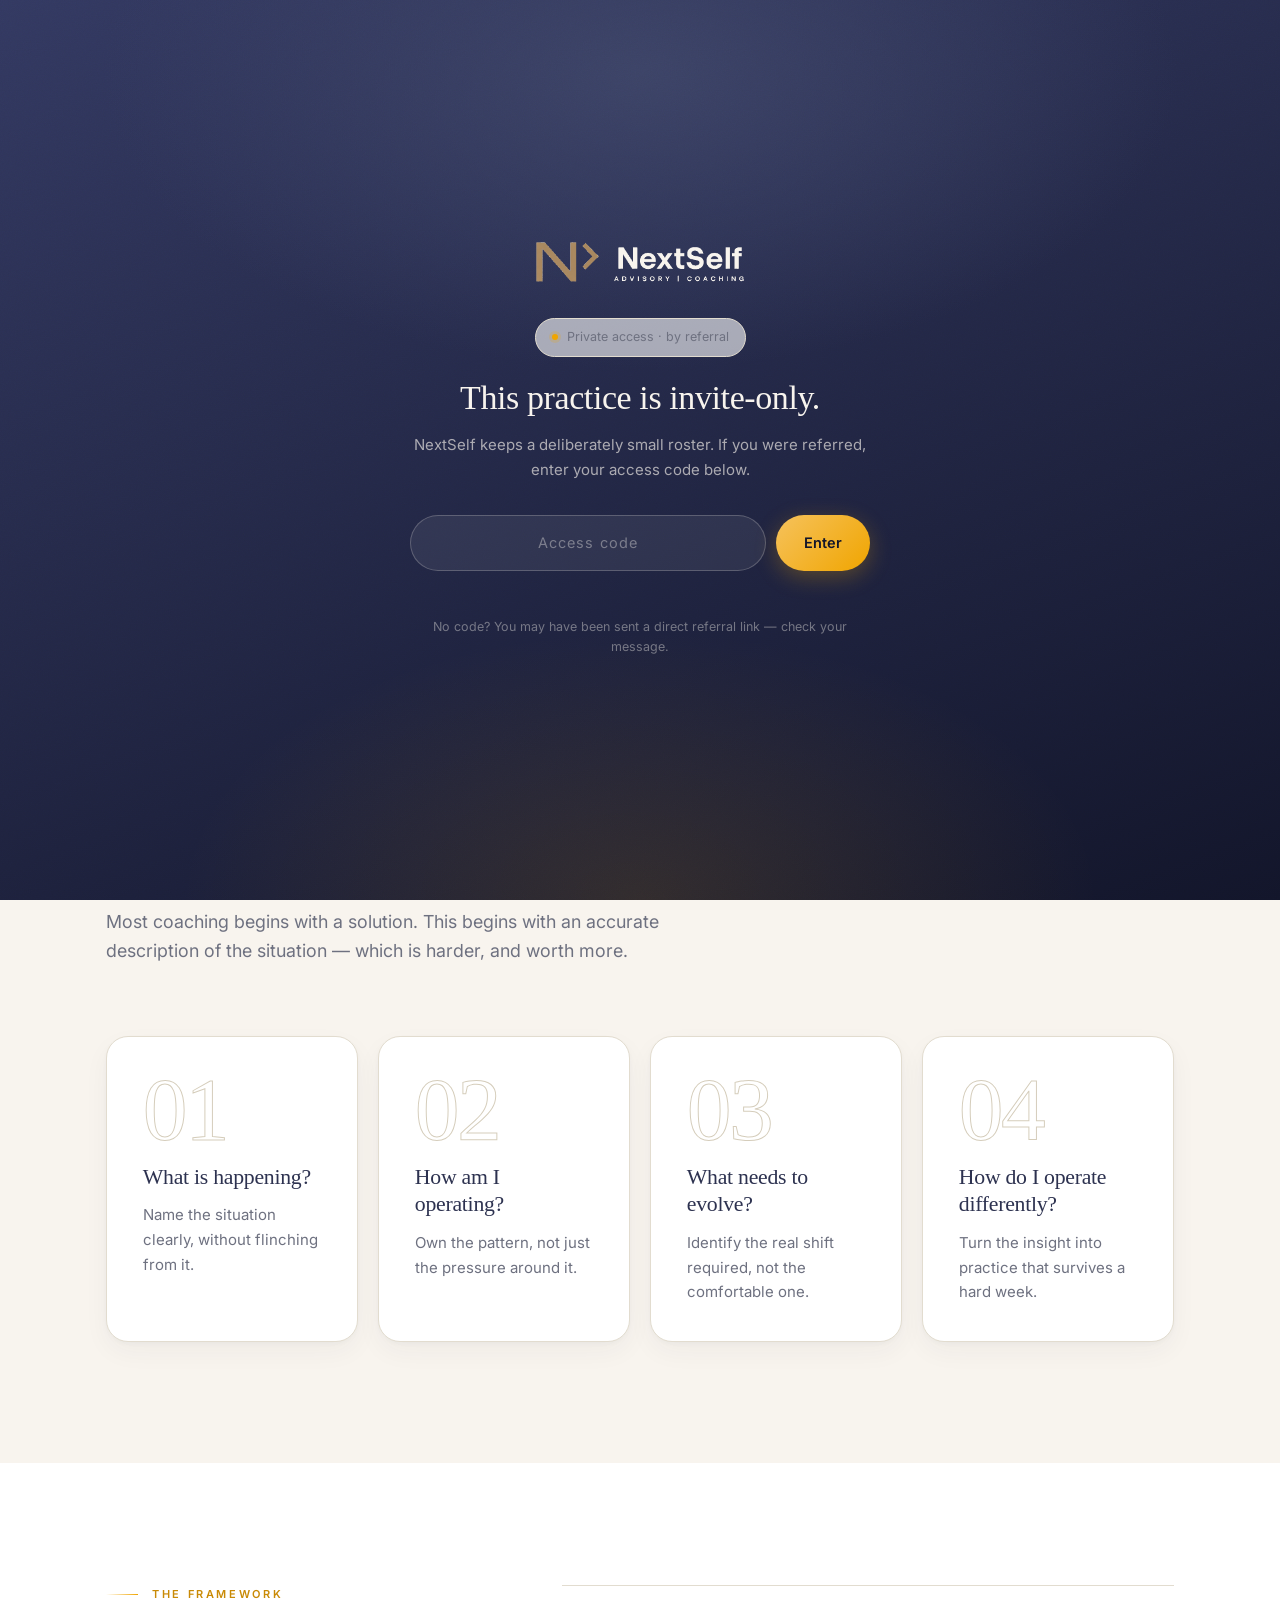
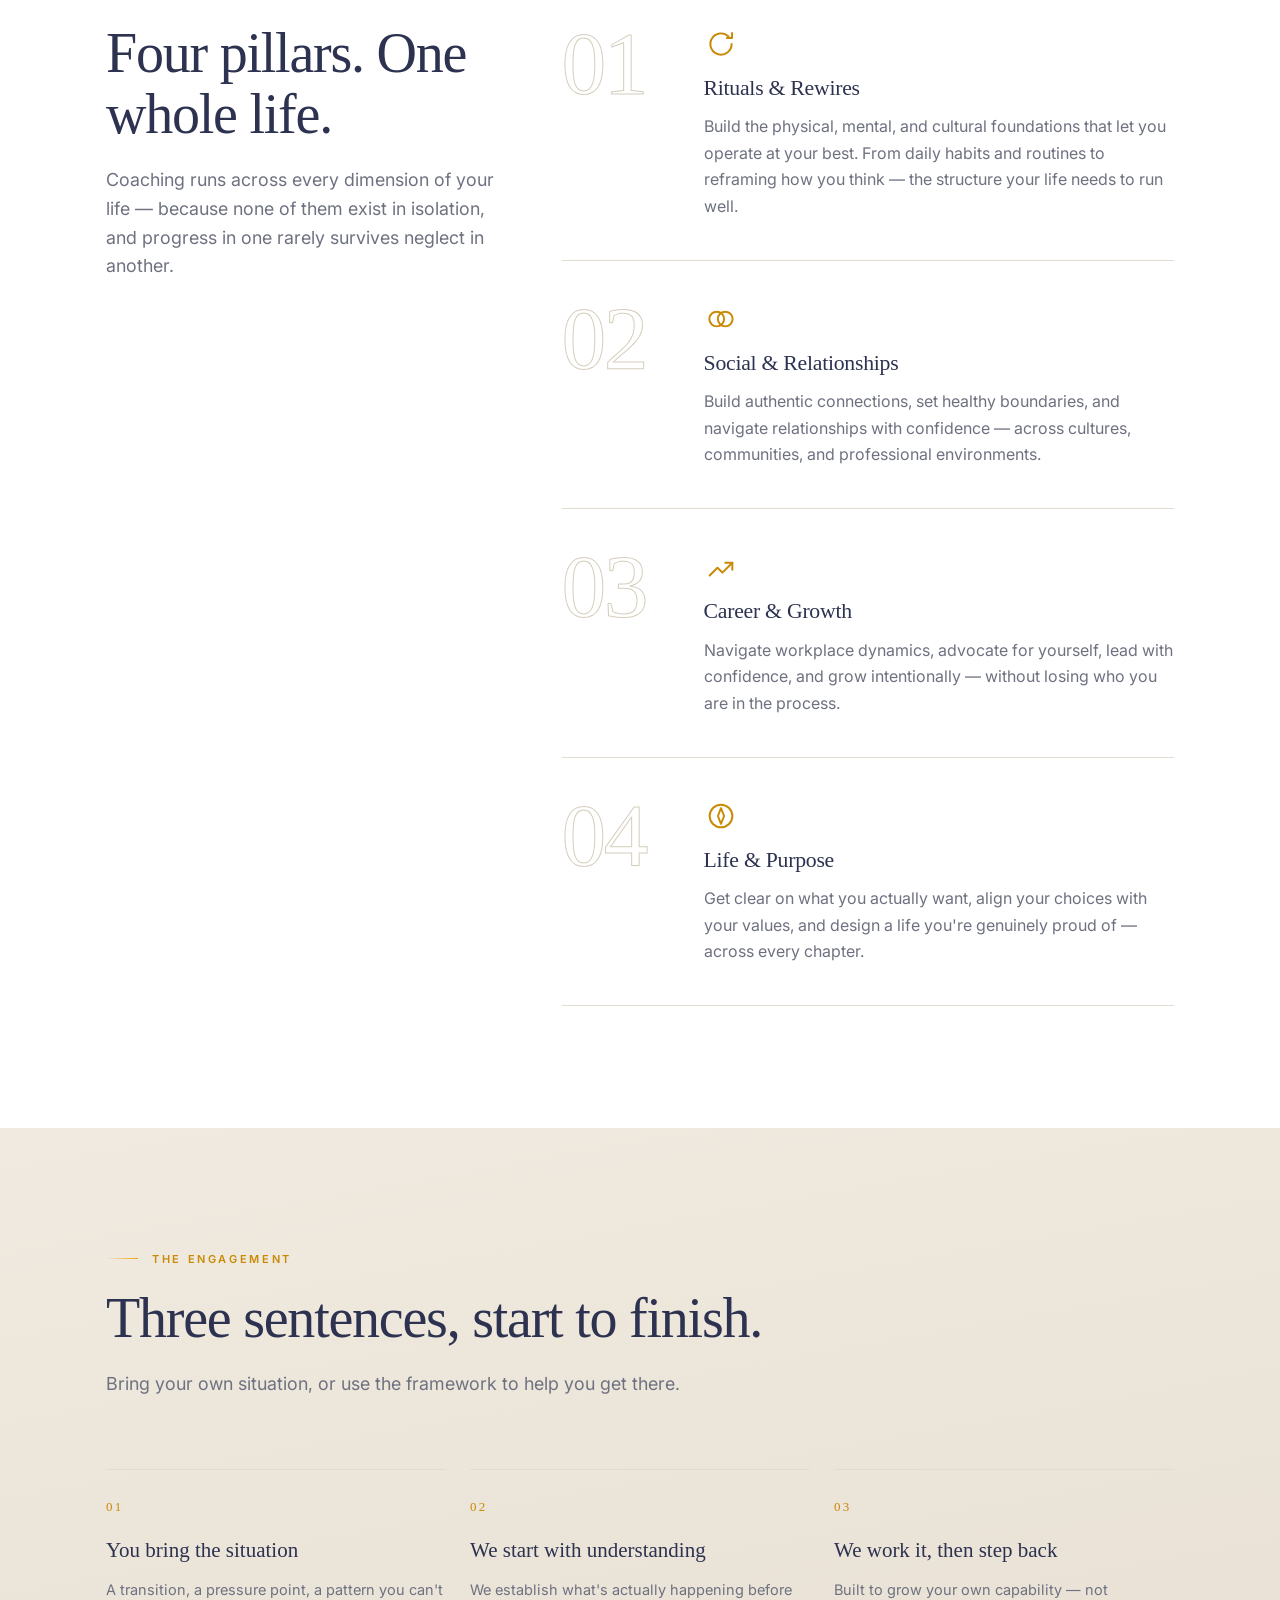
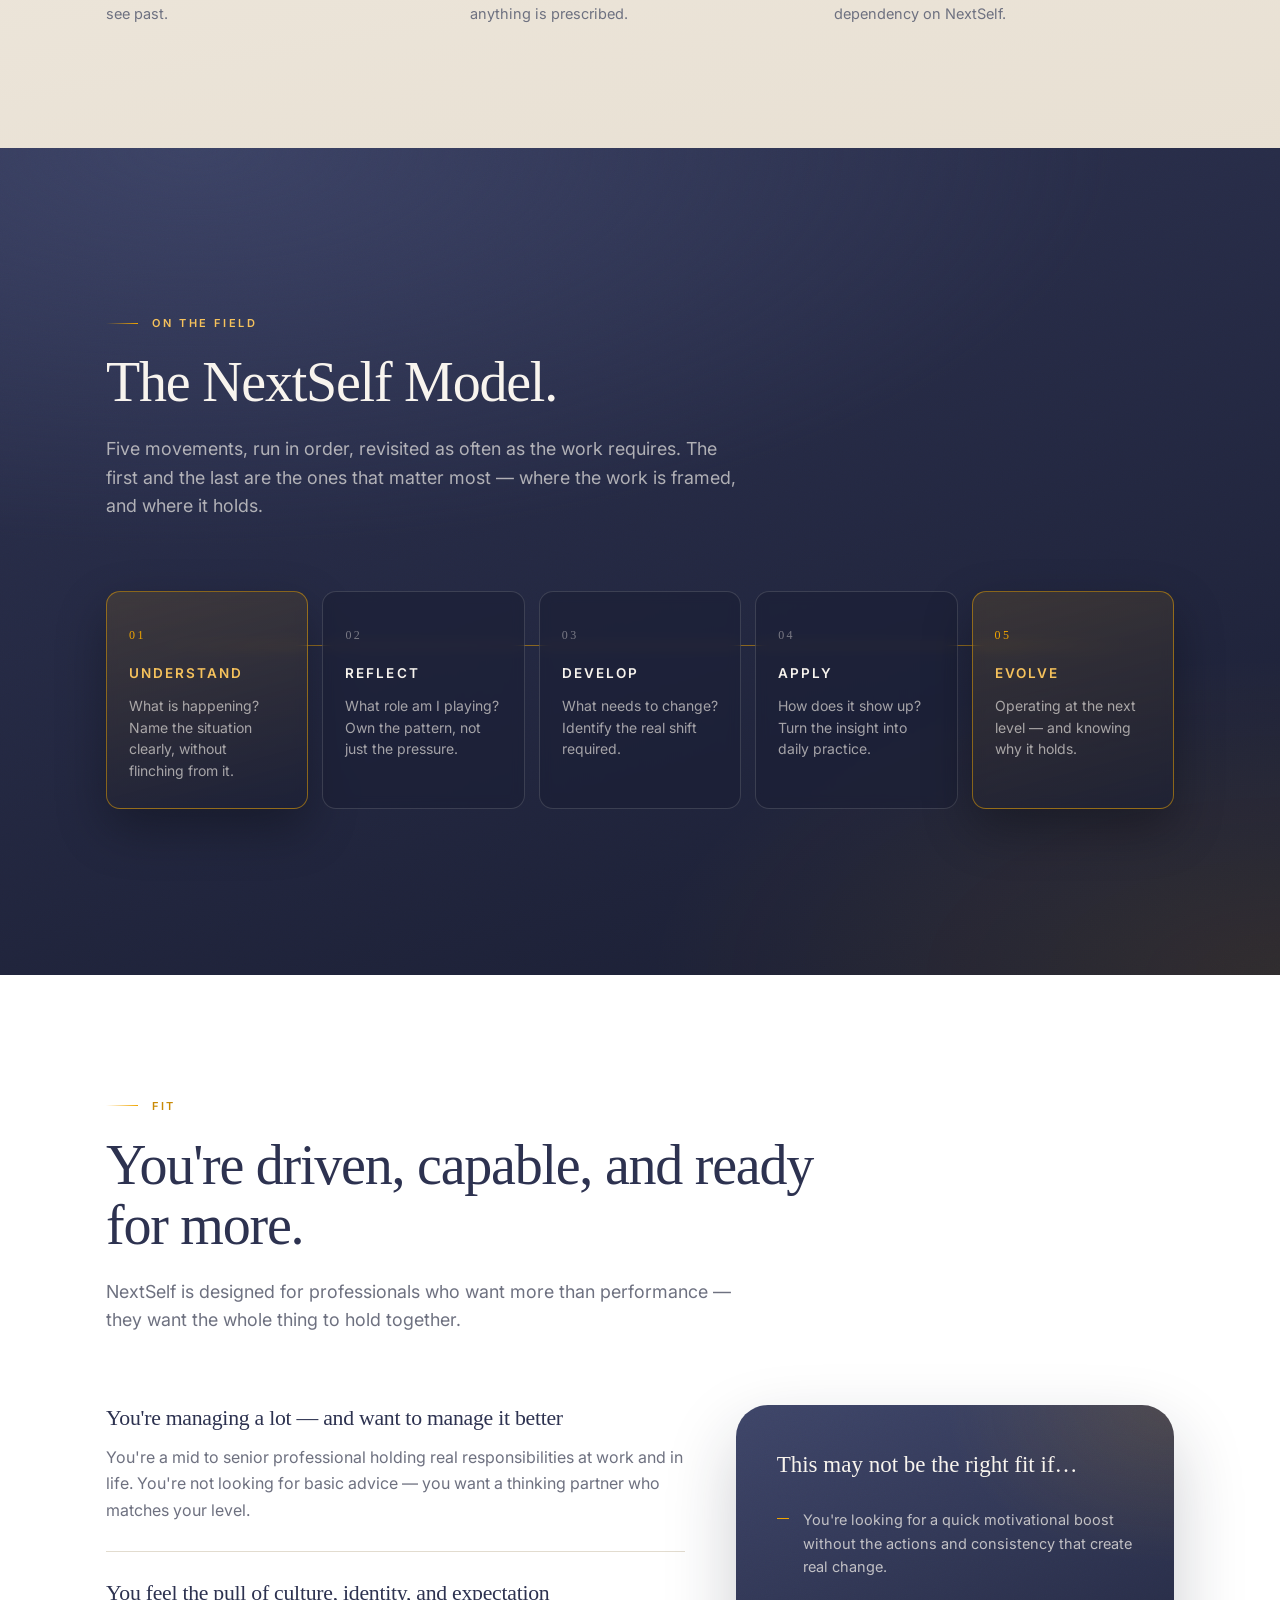
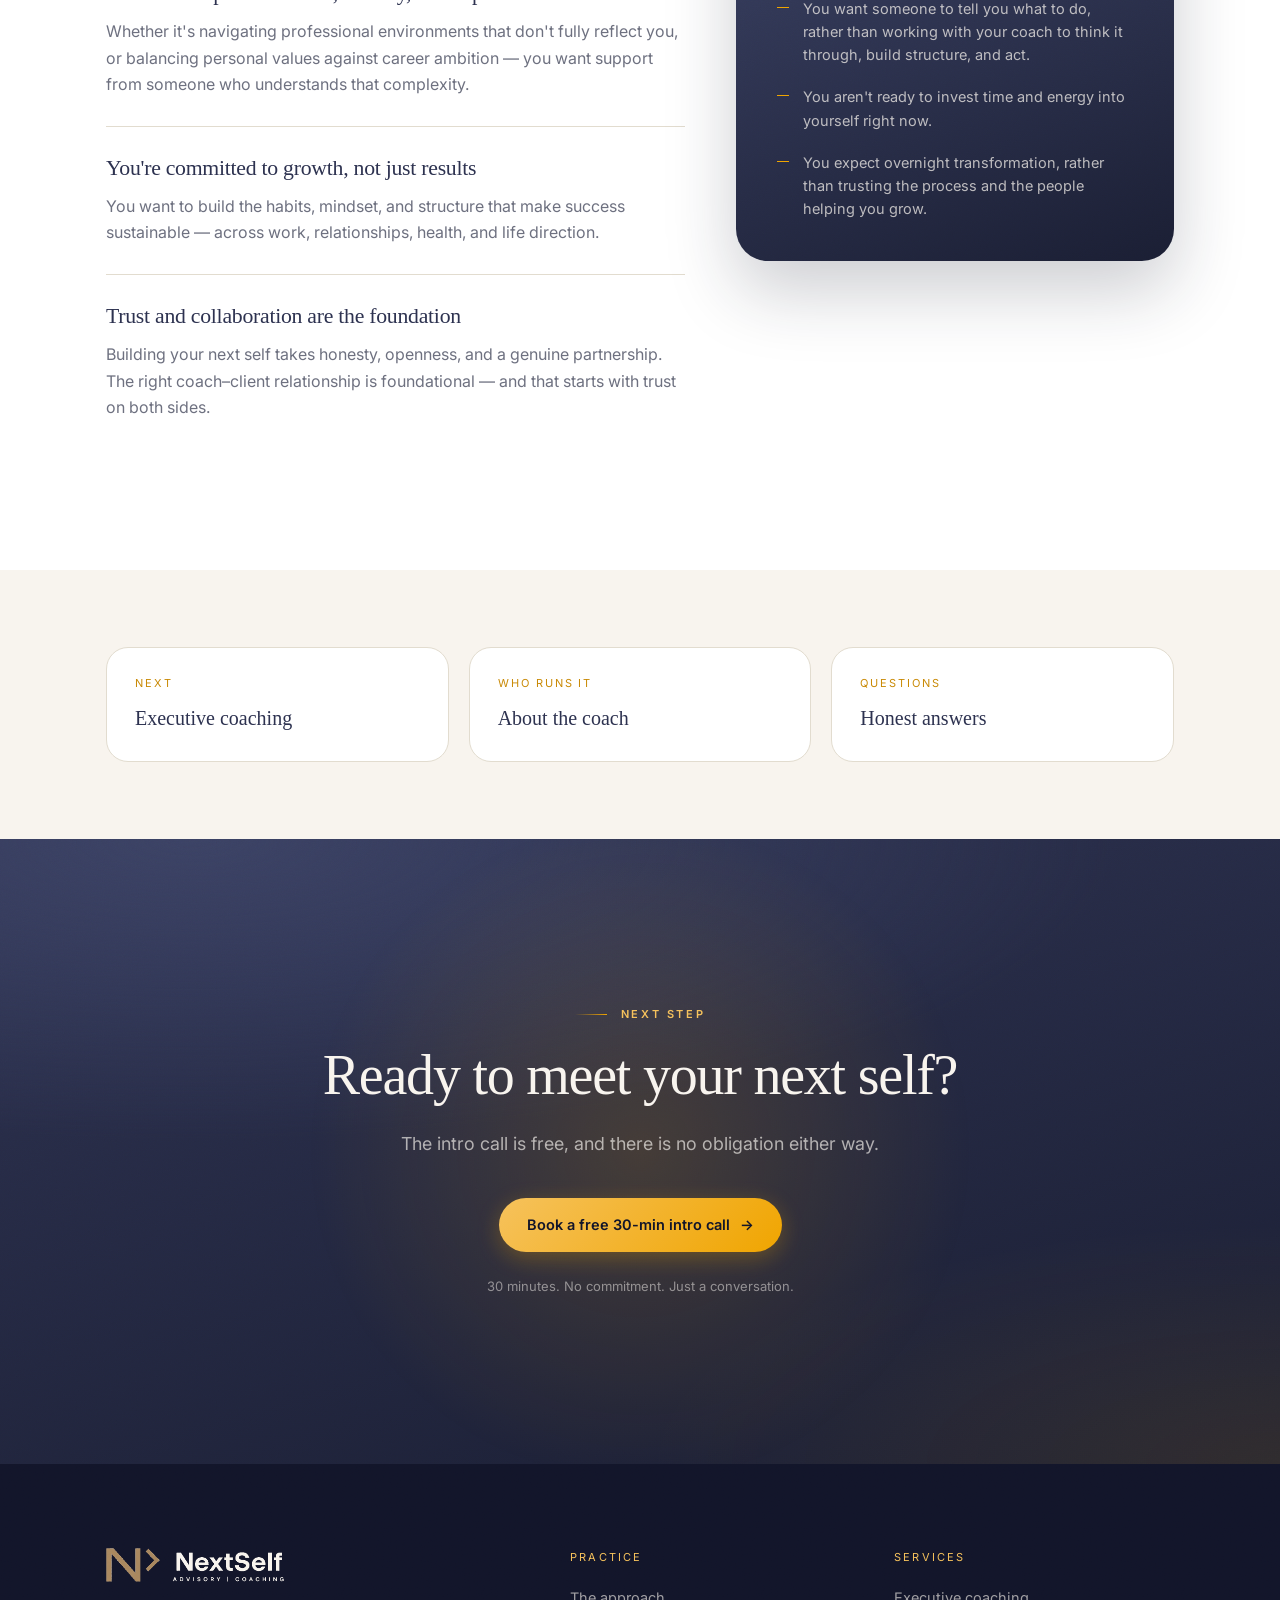
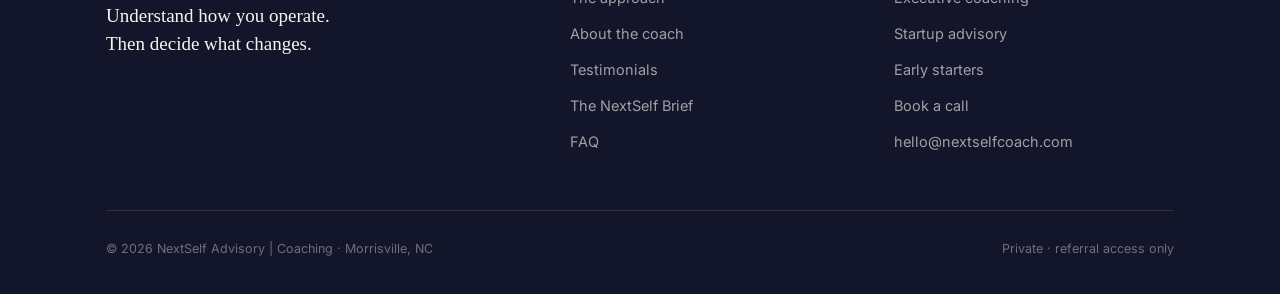
<file: approach.html>
<!DOCTYPE html>
<html lang="en">
<head>
<meta charset="utf-8">
<meta name="viewport" content="width=device-width, initial-scale=1">
<title>The Approach — NextSelf Advisory | Coaching</title>
<meta name="description" content="The NextSelf Model: understand, reflect, develop, apply, evolve. A reflective model of leadership development, not a formulaic one.">
<meta name="theme-color" content="#2d3250">
<link rel="icon" href="assets/img/mark.svg" type="image/svg+xml">
<link rel="alternate icon" href="assets/img/mark.png" type="image/png">
<meta property="og:title" content="The Approach — NextSelf Advisory | Coaching">
<meta property="og:description" content="The NextSelf Model: understand, reflect, develop, apply, evolve. A reflective model of leadership development, not a formulaic one.">
<meta property="og:type" content="website">
<meta property="og:image" content="assets/img/wordmark.png">
<link rel="preconnect" href="https://fonts.googleapis.com">
<link rel="preconnect" href="https://fonts.gstatic.com" crossorigin>
<link href="https://fonts.googleapis.com/css2?family=Inter:wght@400;500;600&display=swap" rel="stylesheet">
<script>document.documentElement.className+=" js";</script>
<link rel="stylesheet" href="assets/css/styles.css">
</head>
<body>

<!-- Positioning device, not access control. See README.md. -->
<div class="gate" data-code="nextself2026">
  <div class="gate-inner">
    <img src="assets/img/wordmark-light.png" alt="NextSelf Advisory | Coaching">
    <span class="pill"><span class="dot"></span> Private access · by referral</span>
    <h1 class="h3">This practice is invite-only.</h1>
    <p>NextSelf keeps a deliberately small roster. If you were referred, enter your access code below.</p>
    <form>
      <label for="gate-code" style="position:absolute;width:1px;height:1px;overflow:hidden;clip:rect(0 0 0 0)">Access code</label>
      <input id="gate-code" type="text" placeholder="Access code" autocomplete="off" spellcheck="false">
      <button type="submit" class="btn btn-gold">Enter</button>
    </form>
    <p class="err" role="alert"></p>
    <p class="fine">No code? You may have been sent a direct referral link — check your message.</p>
  </div>
</div>

<header class="nav">
  <div class="nav-inner">
    <a class="nav-logo" href="index.html" aria-label="NextSelf Advisory and Coaching — home">
      <svg class="nav-mark" viewBox="0 0 258 161" aria-hidden="true">
        <defs>
          <linearGradient id="navGold" x1="0" y1="0" x2="0.85" y2="1">
            <stop offset="0%" stop-color="#ffd684"/>
            <stop offset="42%" stop-color="#f5b210"/>
            <stop offset="100%" stop-color="#d98f04"/>
          </linearGradient>
        </defs>
        <g fill="url(#navGold)">
          <rect x="0" y="0" width="25" height="161"/>
          <rect x="139" y="0" width="25" height="161"/>
          <path d="M2 0 H35 L164 157 V161 H143 Z"/>
        </g>
        <path class="nm-chev" d="M197 8 L244 56.5 L197 105" fill="none" stroke="url(#navGold)"
              stroke-width="18" stroke-linecap="butt" stroke-linejoin="miter" stroke-miterlimit="10"/>
      </svg>
      <img class="logo-light" src="assets/img/wordtype-light.png" alt="">
      <img class="logo-dark" src="assets/img/wordtype.png" alt="">
    </a>
    <nav class="nav-links" aria-label="Primary">
      <a href="approach.html" class="is-current" aria-current="page">Approach</a>
      <a href="index.html#services">Services</a>
      <a href="testimonials.html">Testimonials</a>
      <a href="brief.html">The Brief</a>
      <a href="about.html">About</a>
    </nav>
    <div class="nav-cta">
      <a class="btn btn-primary" href="contact.html">Book a call</a>
    </div>
    <button class="nav-toggle" aria-label="Menu" aria-expanded="false"><span></span><span></span><span></span></button>
  </div>
</header>

<main>

<section class="page-hero">
  <div class="wrap">
    <p class="crumb reveal"><a href="index.html">Home</a> <span>/</span> The approach</p>
    <div class="reveal" style="margin-top:26px">
      <p class="eyebrow">How the work runs</p>
      <h1 class="display">A reflective model, not a <span class="accent">formulaic</span> one.</h1>
      <p class="lede">Leadership development begins with understanding how you currently operate — before deciding how you need to change. Everything below follows from that one idea.</p>
      
    </div>
  </div>
</section>

<section class="sec">
  <div class="wrap">
    <div class="sec-head reveal">
      <p class="eyebrow">Where it starts</p>
      <h2 class="h2">Questions, Looping In, and Surfacing.</h2>
      <p class="lede">Most coaching begins with a solution. This begins with an accurate description of the situation — which is harder, and worth more.</p>
    </div>
    <div class="routes" style="grid-template-columns:repeat(4,1fr)">
      <article class="card reveal">
        <span class="ghost-num">01</span>
        <h3 class="h3">What is happening?</h3>
        <p class="body">Name the situation clearly, without flinching from it.</p>
      </article>
      <article class="card reveal">
        <span class="ghost-num">02</span>
        <h3 class="h3">How am I operating?</h3>
        <p class="body">Own the pattern, not just the pressure around it.</p>
      </article>
      <article class="card reveal">
        <span class="ghost-num">03</span>
        <h3 class="h3">What needs to evolve?</h3>
        <p class="body">Identify the real shift required, not the comfortable one.</p>
      </article>
      <article class="card reveal">
        <span class="ghost-num">04</span>
        <h3 class="h3">How do I operate differently?</h3>
        <p class="body">Turn the insight into practice that survives a hard week.</p>
      </article>
    </div>
  </div>
</section>

<section class="sec sec-paper">
  <div class="wrap pillars-layout">
    <div class="pillars-sticky reveal">
      <p class="eyebrow">The framework</p>
      <h2 class="h2" style="margin-top:20px">Four pillars. One whole life.</h2>
      <p class="lede" style="margin-top:22px">Coaching runs across every dimension of your life — because none of them exist in isolation, and progress in one rarely survives neglect in another.</p>
    </div>
    <div>
      <article class="pillar reveal">
        <span class="ghost-num">01</span>
        <div><svg class="pillar-icon" viewBox="0 0 24 24" fill="none" stroke="currentColor" stroke-width="1.4" stroke-linecap="round" stroke-linejoin="round" aria-hidden="true"><path pathLength="1" d="M19.5 12a7.5 7.5 0 1 1-2.2-5.3"/><path pathLength="1" d="M19.8 4.2v3.6h-3.6"/></svg>
        <h3 class="h3">Rituals &amp; Rewires</h3>
        <p class="body">Build the physical, mental, and cultural foundations that let you operate at your best. From daily habits and routines to reframing how you think — the structure your life needs to run well.</p></div>
      </article>
      <article class="pillar reveal">
        <span class="ghost-num">02</span>
        <div><svg class="pillar-icon" viewBox="0 0 24 24" fill="none" stroke="currentColor" stroke-width="1.4" stroke-linecap="round" stroke-linejoin="round" aria-hidden="true"><circle pathLength="1" cx="9" cy="12" r="5.2"/><circle pathLength="1" cx="15" cy="12" r="5.2"/></svg>
        <h3 class="h3">Social &amp; Relationships</h3>
        <p class="body">Build authentic connections, set healthy boundaries, and navigate relationships with confidence — across cultures, communities, and professional environments.</p></div>
      </article>
      <article class="pillar reveal">
        <span class="ghost-num">03</span>
        <div><svg class="pillar-icon" viewBox="0 0 24 24" fill="none" stroke="currentColor" stroke-width="1.4" stroke-linecap="round" stroke-linejoin="round" aria-hidden="true"><path pathLength="1" d="M4 18l5.5-5.5 3.5 3.5L20 9"/><path pathLength="1" d="M15 9h5v5"/></svg>
        <h3 class="h3">Career &amp; Growth</h3>
        <p class="body">Navigate workplace dynamics, advocate for yourself, lead with confidence, and grow intentionally — without losing who you are in the process.</p></div>
      </article>
      <article class="pillar reveal">
        <span class="ghost-num">04</span>
        <div><svg class="pillar-icon" viewBox="0 0 24 24" fill="none" stroke="currentColor" stroke-width="1.4" stroke-linecap="round" stroke-linejoin="round" aria-hidden="true"><circle pathLength="1" cx="12" cy="12" r="8"/><path pathLength="1" d="M12 6.5l2.2 5.5-2.2 5.5-2.2-5.5z"/></svg>
        <h3 class="h3">Life &amp; Purpose</h3>
        <p class="body">Get clear on what you actually want, align your choices with your values, and design a life you're genuinely proud of — across every chapter.</p></div>
      </article>
    </div>
  </div>
</section>

<section class="sec sec-warm">
  <div class="wrap">
    <div class="sec-head reveal">
      <p class="eyebrow">The engagement</p>
      <h2 class="h2">Three sentences, start to finish.</h2>
      <p class="lede">Bring your own situation, or use the framework to help you get there.</p>
    </div>
    <div class="steps is-3">
      <div class="step reveal"><span class="num">01</span><h3>You bring the situation</h3><p>A transition, a pressure point, a pattern you can't see past.</p></div>
      <div class="step reveal"><span class="num">02</span><h3>We start with understanding</h3><p>We establish what's actually happening before anything is prescribed.</p></div>
      <div class="step reveal"><span class="num">03</span><h3>We work it, then step back</h3><p>Built to grow your own capability — not dependency on NextSelf.</p></div>
    </div>
  </div>
</section>

<section class="sec-lg sec-dark">
  <div class="wrap">
    <div class="sec-head reveal">
      <p class="eyebrow">On the field</p>
      <h2 class="h2">The NextSelf Model.</h2>
      <p class="lede">Five movements, run in order, revisited as often as the work requires. The first and the last are the ones that matter most — where the work is framed, and where it holds.</p>
    </div>
    <div class="model-flow">
      <div class="model-step is-key reveal"><span class="step-n">01</span><h3>Understand</h3><p>What is happening? Name the situation clearly, without flinching from it.</p></div>
      <div class="model-step reveal"><span class="step-n">02</span><h3>Reflect</h3><p>What role am I playing? Own the pattern, not just the pressure.</p></div>
      <div class="model-step reveal"><span class="step-n">03</span><h3>Develop</h3><p>What needs to change? Identify the real shift required.</p></div>
      <div class="model-step reveal"><span class="step-n">04</span><h3>Apply</h3><p>How does it show up? Turn the insight into daily practice.</p></div>
      <div class="model-step is-key reveal"><span class="step-n">05</span><h3>Evolve</h3><p>Operating at the next level — and knowing why it holds.</p></div>
    </div>
  </div>
</section>

<section class="sec sec-paper">
  <div class="wrap">
    <div class="sec-head reveal">
      <p class="eyebrow">Fit</p>
      <h2 class="h2">You're driven, capable, and ready for more.</h2>
      <p class="lede">NextSelf is designed for professionals who want more than performance — they want the whole thing to hold together.</p>
    </div>
    <div class="fit-grid">
      <ul class="fit-list">
        <li class="reveal"><h3 class="h3">You're managing a lot — and want to manage it better</h3><p class="body">You're a mid to senior professional holding real responsibilities at work and in life. You're not looking for basic advice — you want a thinking partner who matches your level.</p></li>
        <li class="reveal"><h3 class="h3">You feel the pull of culture, identity, and expectation</h3><p class="body">Whether it's navigating professional environments that don't fully reflect you, or balancing personal values against career ambition — you want support from someone who understands that complexity.</p></li>
        <li class="reveal"><h3 class="h3">You're committed to growth, not just results</h3><p class="body">You want to build the habits, mindset, and structure that make success sustainable — across work, relationships, health, and life direction.</p></li>
        <li class="reveal"><h3 class="h3">Trust and collaboration are the foundation</h3><p class="body">Building your next self takes honesty, openness, and a genuine partnership. The right coach–client relationship is foundational — and that starts with trust on both sides.</p></li>
      </ul>
      <aside class="fit-not reveal">
        <h3>This may not be the right fit if…</h3>
        <ul>
          <li>You're looking for a quick motivational boost without the actions and consistency that create real change.</li>
          <li>You want someone to tell you what to do, rather than working with your coach to think it through, build structure, and act.</li>
          <li>You aren't ready to invest time and energy into yourself right now.</li>
          <li>You expect overnight transformation, rather than trusting the process and the people helping you grow.</li>
        </ul>
      </aside>
    </div>
  </div>
</section>

<section class="sec-sm">
  <div class="wrap">
    <div class="pagenav">
      <a class="reveal" href="coaching.html"><span class="k">Next</span><span class="t">Executive coaching</span></a>
      <a class="reveal" href="about.html"><span class="k">Who runs it</span><span class="t">About the coach</span></a>
      <a class="reveal" href="faq.html"><span class="k">Questions</span><span class="t">Honest answers</span></a>
    </div>
  </div>
</section>

<section class="sec-lg sec-dark cta-block">
  <div class="wrap-narrow">
    <p class="eyebrow center">Next step</p>
    <h2 class="h2">Ready to meet your next self?</h2>
    <p class="lede">The intro call is free, and there is no obligation either way.</p>
    <div class="cta-actions">
      <a class="btn btn-gold" href="contact.html">Book a free 30-min intro call <span class="arrow">→</span></a>
    </div>
    <p class="cta-fine">30 minutes. No commitment. Just a conversation.</p>
  </div>
</section>

</main>

<footer class="footer">
  <div class="wrap">
    <div class="footer-top">
      <div>
        <div class="footer-logo"><img src="assets/img/wordmark-light.png" alt="NextSelf Advisory | Coaching"></div>
        <p class="footer-tag">Understand how you operate. Then decide what changes.</p>
      </div>
      <div>
        <h4>Practice</h4>
        <ul>
          <li><a href="approach.html">The approach</a></li>
          <li><a href="about.html">About the coach</a></li>
          <li><a href="testimonials.html">Testimonials</a></li>
          <li><a href="brief.html">The NextSelf Brief</a></li>
          <li><a href="faq.html">FAQ</a></li>
        </ul>
      </div>
      <div>
        <h4>Services</h4>
        <ul>
          <li><a href="coaching.html">Executive coaching</a></li>
          <li><a href="startup-advisory.html">Startup advisory</a></li>
          <li><a href="early-starters.html">Early starters</a></li>
          <li><a href="contact.html">Book a call</a></li>
          <li><a href="mailto:hello@nextselfcoach.com">hello@nextselfcoach.com</a></li>
        </ul>
      </div>
    </div>
    <div class="footer-bottom">
      <span>© <span data-year>2026</span> NextSelf Advisory | Coaching · Morrisville, NC</span>
      <span>Private · referral access only</span>
    </div>
  </div>
</footer>

<script src="assets/js/main.js"></script>
</body>
</html>
</file>
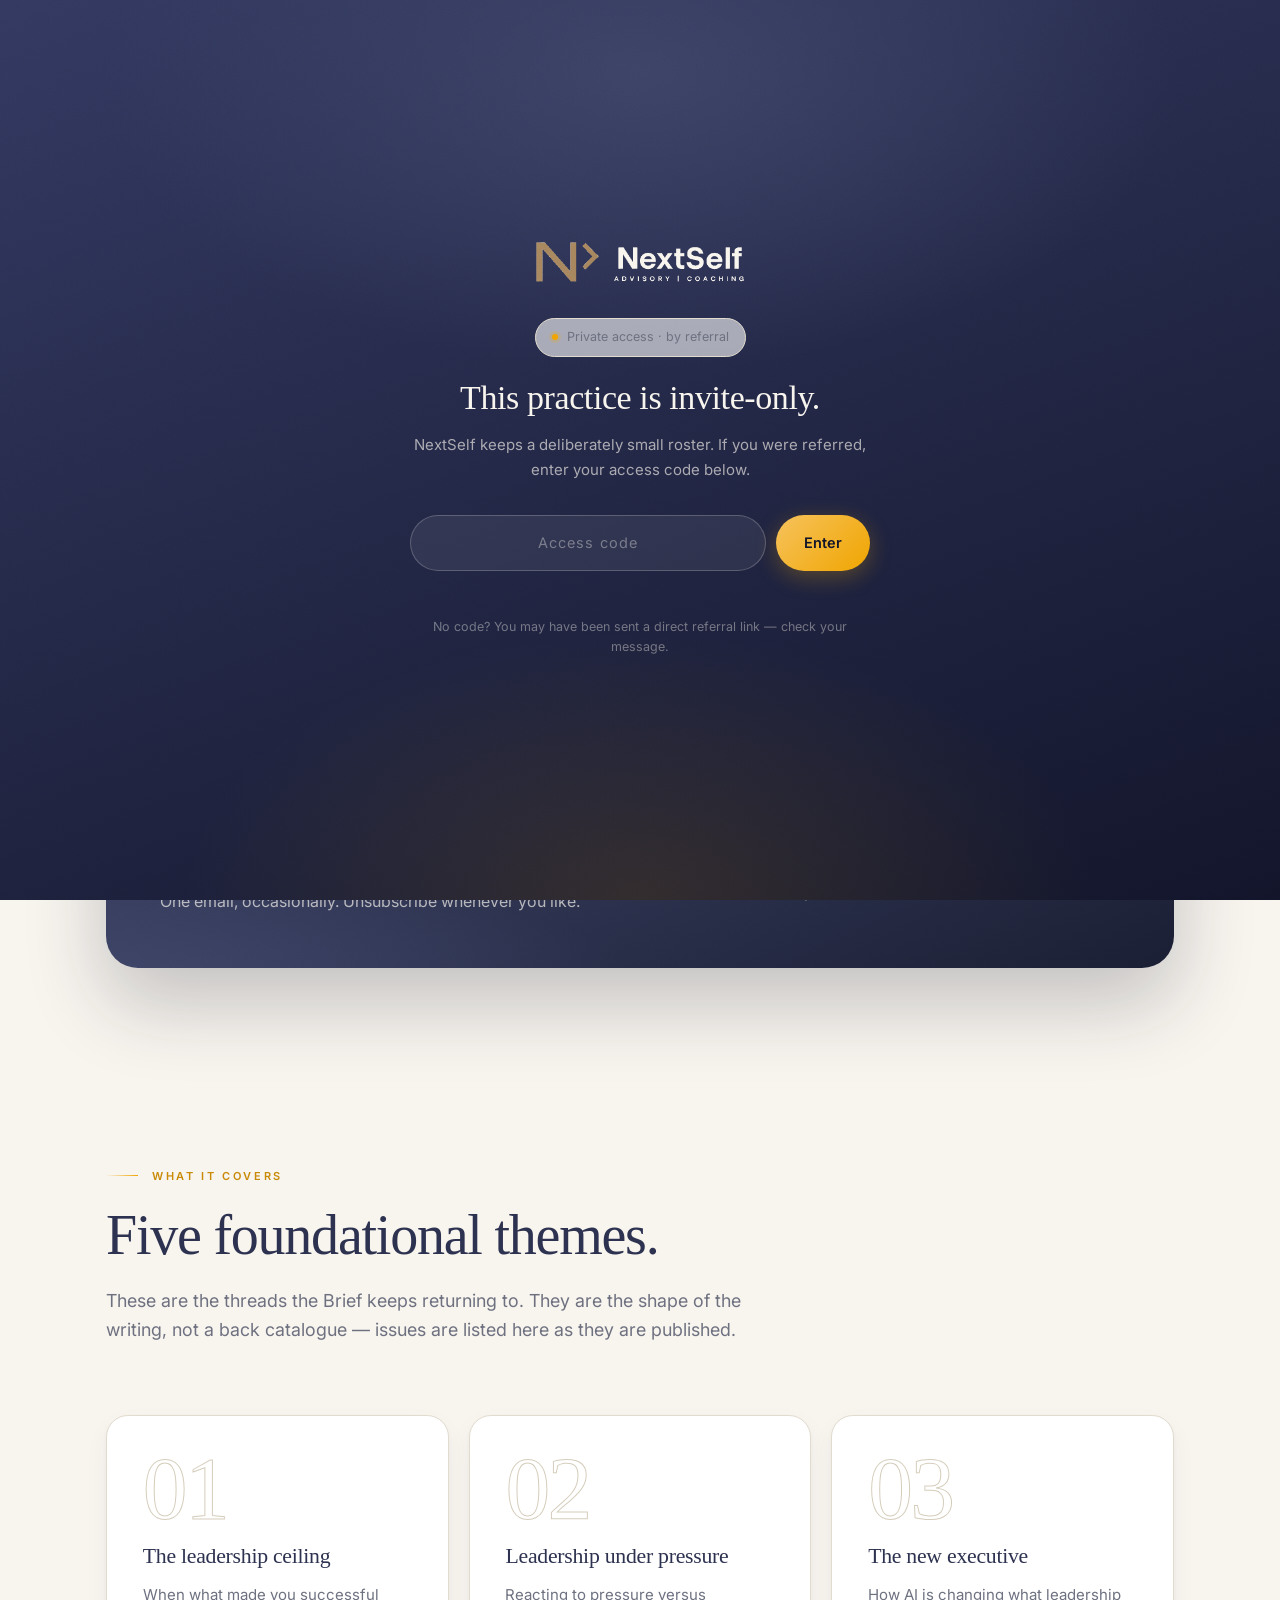
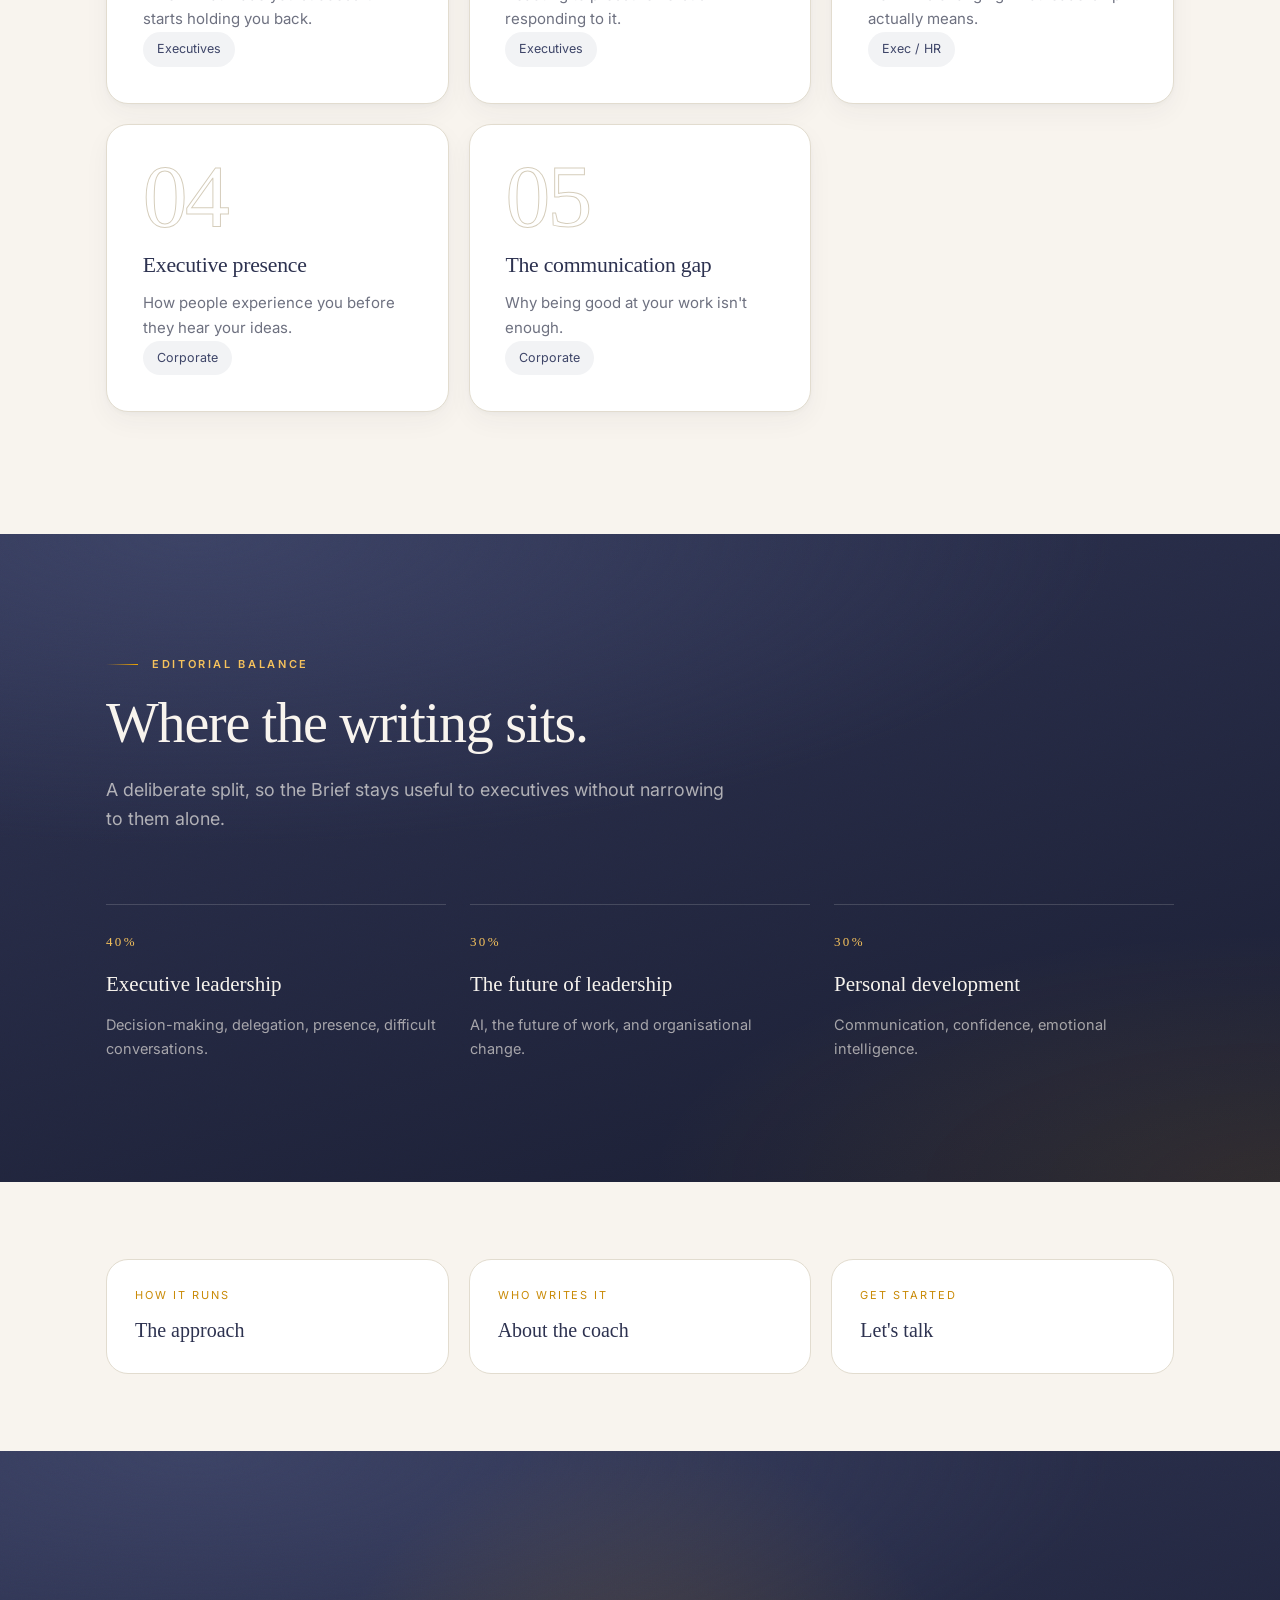
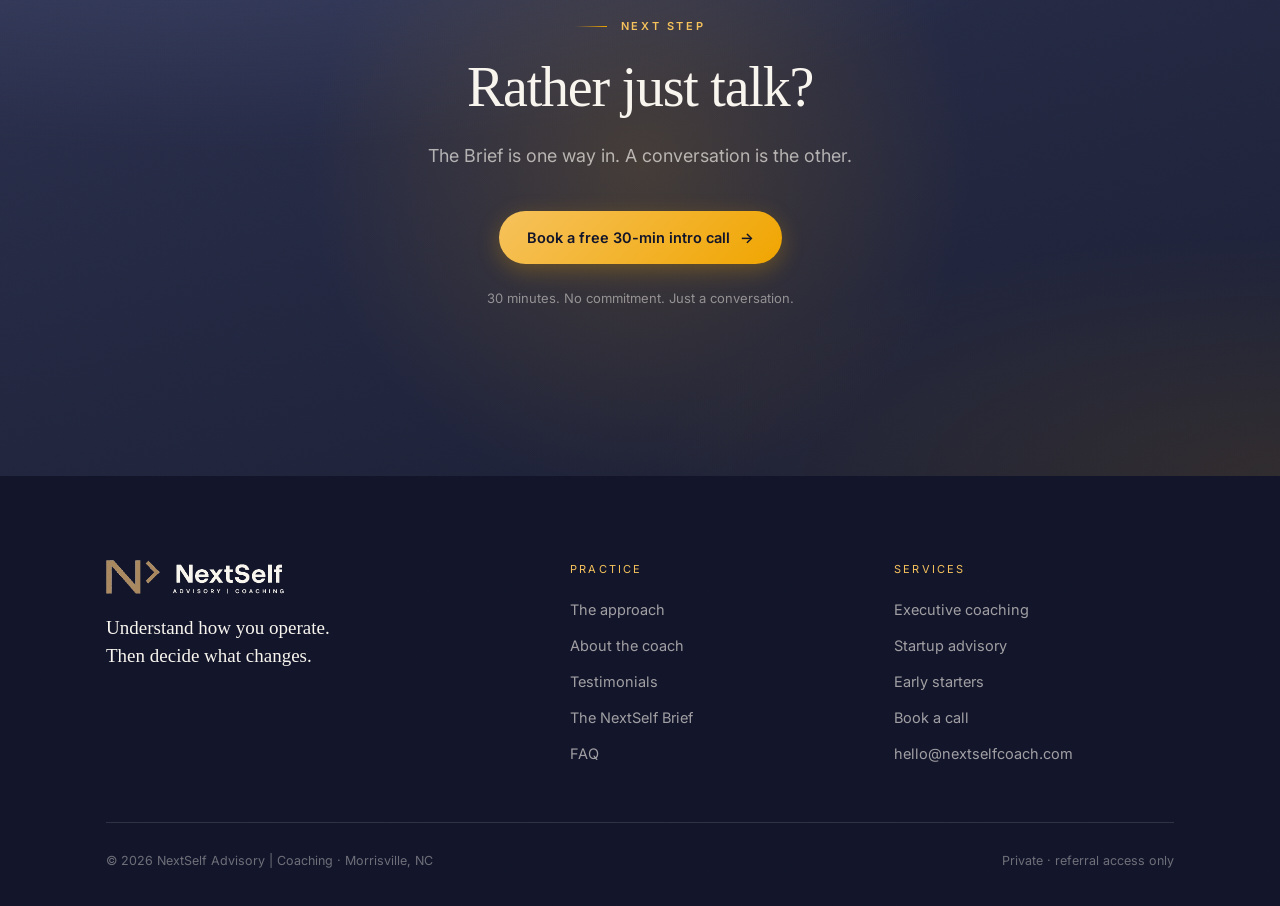
<file: brief.html>
<!DOCTYPE html>
<html lang="en">
<head>
<meta charset="utf-8">
<meta name="viewport" content="width=device-width, initial-scale=1">
<title>The NextSelf Brief — NextSelf Advisory | Coaching</title>
<meta name="description" content="A recurring note on leadership under pressure, presence, communication, and what greater responsibility asks of you.">
<meta name="theme-color" content="#2d3250">
<link rel="icon" href="assets/img/mark.svg" type="image/svg+xml">
<link rel="alternate icon" href="assets/img/mark.png" type="image/png">
<meta property="og:title" content="The NextSelf Brief — NextSelf Advisory | Coaching">
<meta property="og:description" content="A recurring note on leadership under pressure, presence, communication, and what greater responsibility asks of you.">
<meta property="og:type" content="website">
<meta property="og:image" content="assets/img/wordmark.png">
<link rel="preconnect" href="https://fonts.googleapis.com">
<link rel="preconnect" href="https://fonts.gstatic.com" crossorigin>
<link href="https://fonts.googleapis.com/css2?family=Inter:wght@400;500;600&display=swap" rel="stylesheet">
<script>document.documentElement.className+=" js";</script>
<link rel="stylesheet" href="assets/css/styles.css">
</head>
<body>

<!-- Positioning device, not access control. See README.md. -->
<div class="gate" data-code="nextself2026">
  <div class="gate-inner">
    <img src="assets/img/wordmark-light.png" alt="NextSelf Advisory | Coaching">
    <span class="pill"><span class="dot"></span> Private access · by referral</span>
    <h1 class="h3">This practice is invite-only.</h1>
    <p>NextSelf keeps a deliberately small roster. If you were referred, enter your access code below.</p>
    <form>
      <label for="gate-code" style="position:absolute;width:1px;height:1px;overflow:hidden;clip:rect(0 0 0 0)">Access code</label>
      <input id="gate-code" type="text" placeholder="Access code" autocomplete="off" spellcheck="false">
      <button type="submit" class="btn btn-gold">Enter</button>
    </form>
    <p class="err" role="alert"></p>
    <p class="fine">No code? You may have been sent a direct referral link — check your message.</p>
  </div>
</div>

<header class="nav">
  <div class="nav-inner">
    <a class="nav-logo" href="index.html" aria-label="NextSelf Advisory and Coaching — home">
      <svg class="nav-mark" viewBox="0 0 258 161" aria-hidden="true">
        <defs>
          <linearGradient id="navGold" x1="0" y1="0" x2="0.85" y2="1">
            <stop offset="0%" stop-color="#ffd684"/>
            <stop offset="42%" stop-color="#f5b210"/>
            <stop offset="100%" stop-color="#d98f04"/>
          </linearGradient>
        </defs>
        <g fill="url(#navGold)">
          <rect x="0" y="0" width="25" height="161"/>
          <rect x="139" y="0" width="25" height="161"/>
          <path d="M2 0 H35 L164 157 V161 H143 Z"/>
        </g>
        <path class="nm-chev" d="M197 8 L244 56.5 L197 105" fill="none" stroke="url(#navGold)"
              stroke-width="18" stroke-linecap="butt" stroke-linejoin="miter" stroke-miterlimit="10"/>
      </svg>
      <img class="logo-light" src="assets/img/wordtype-light.png" alt="">
      <img class="logo-dark" src="assets/img/wordtype.png" alt="">
    </a>
    <nav class="nav-links" aria-label="Primary">
      <a href="approach.html">Approach</a>
      <a href="index.html#services">Services</a>
      <a href="testimonials.html">Testimonials</a>
      <a href="brief.html" class="is-current" aria-current="page">The Brief</a>
      <a href="about.html">About</a>
    </nav>
    <div class="nav-cta">
      <a class="btn btn-primary" href="contact.html">Book a call</a>
    </div>
    <button class="nav-toggle" aria-label="Menu" aria-expanded="false"><span></span><span></span><span></span></button>
  </div>
</header>

<main>

<section class="page-hero">
  <div class="wrap">
    <p class="crumb reveal"><a href="index.html">Home</a> <span>/</span> The Brief</p>
    <div class="reveal" style="margin-top:26px">
      <p class="eyebrow">The newsletter</p>
      <h1 class="display">A recurring note on how people actually <span class="accent">change</span>.</h1>
      <p class="lede">Occasional writing on leadership under pressure, presence, communication, and what greater responsibility asks of you. No pitches, no listicles, no ten-secrets-of-successful-leaders.</p>
      
    </div>
  </div>
</section>

<section class="sec-sm">
  <div class="wrap">
    <div class="brief-panel reveal">
      <div>
        <p class="eyebrow">Subscribe</p>
        <h2 class="h3" style="margin:16px 0 12px;font-size:clamp(24px,2.4vw,32px)">Get it when it goes out.</h2>
        <p class="body">One email, occasionally. Unsubscribe whenever you like.</p>
      </div>
      <div>
        <form class="brief-form" novalidate>
          <label for="brief-email" style="position:absolute;width:1px;height:1px;overflow:hidden;clip:rect(0 0 0 0)">Email address</label>
          <input id="brief-email" type="email" placeholder="you@company.com" required>
          <button type="submit" class="btn btn-gold">Subscribe</button>
        </form>
        <p class="brief-note">Unsubscribe any time. Your address is never shared.</p>
        <p class="brief-msg" role="status"></p>
      </div>
    </div>
  </div>
</section>

<section class="sec">
  <div class="wrap">
    <div class="sec-head reveal">
      <p class="eyebrow">What it covers</p>
      <h2 class="h2">Five foundational themes.</h2>
      <p class="lede">These are the threads the Brief keeps returning to. They are the shape of the writing, not a back catalogue — issues are listed here as they are published.</p>
    </div>
    <div class="routes" style="grid-template-columns:repeat(3,1fr)">
      <article class="card reveal">
        <span class="ghost-num">01</span>
        <h3 class="h3">The leadership ceiling</h3>
        <p class="body">When what made you successful starts holding you back.</p>
        <div class="route-foot"><span class="tag">Executives</span></div>
      </article>
      <article class="card reveal">
        <span class="ghost-num">02</span>
        <h3 class="h3">Leadership under pressure</h3>
        <p class="body">Reacting to pressure versus responding to it.</p>
        <div class="route-foot"><span class="tag">Executives</span></div>
      </article>
      <article class="card reveal">
        <span class="ghost-num">03</span>
        <h3 class="h3">The new executive</h3>
        <p class="body">How AI is changing what leadership actually means.</p>
        <div class="route-foot"><span class="tag">Exec / HR</span></div>
      </article>
      <article class="card reveal">
        <span class="ghost-num">04</span>
        <h3 class="h3">Executive presence</h3>
        <p class="body">How people experience you before they hear your ideas.</p>
        <div class="route-foot"><span class="tag">Corporate</span></div>
      </article>
      <article class="card reveal">
        <span class="ghost-num">05</span>
        <h3 class="h3">The communication gap</h3>
        <p class="body">Why being good at your work isn't enough.</p>
        <div class="route-foot"><span class="tag">Corporate</span></div>
      </article>
    </div>
  </div>
</section>

<section class="sec sec-dark">
  <div class="wrap">
    <div class="sec-head reveal">
      <p class="eyebrow">Editorial balance</p>
      <h2 class="h2">Where the writing sits.</h2>
      <p class="lede">A deliberate split, so the Brief stays useful to executives without narrowing to them alone.</p>
    </div>
    <div class="steps is-3">
      <div class="step reveal"><span class="num">40%</span><h3>Executive leadership</h3><p>Decision-making, delegation, presence, difficult conversations.</p></div>
      <div class="step reveal"><span class="num">30%</span><h3>The future of leadership</h3><p>AI, the future of work, and organisational change.</p></div>
      <div class="step reveal"><span class="num">30%</span><h3>Personal development</h3><p>Communication, confidence, emotional intelligence.</p></div>
    </div>
  </div>
</section>

<section class="sec-sm">
  <div class="wrap">
    <div class="pagenav">
      <a class="reveal" href="approach.html"><span class="k">How it runs</span><span class="t">The approach</span></a>
      <a class="reveal" href="about.html"><span class="k">Who writes it</span><span class="t">About the coach</span></a>
      <a class="reveal" href="contact.html"><span class="k">Get started</span><span class="t">Let's talk</span></a>
    </div>
  </div>
</section>

<section class="sec-lg sec-dark cta-block">
  <div class="wrap-narrow">
    <p class="eyebrow center">Next step</p>
    <h2 class="h2">Rather just talk?</h2>
    <p class="lede">The Brief is one way in. A conversation is the other.</p>
    <div class="cta-actions">
      <a class="btn btn-gold" href="contact.html">Book a free 30-min intro call <span class="arrow">→</span></a>
    </div>
    <p class="cta-fine">30 minutes. No commitment. Just a conversation.</p>
  </div>
</section>

</main>

<footer class="footer">
  <div class="wrap">
    <div class="footer-top">
      <div>
        <div class="footer-logo"><img src="assets/img/wordmark-light.png" alt="NextSelf Advisory | Coaching"></div>
        <p class="footer-tag">Understand how you operate. Then decide what changes.</p>
      </div>
      <div>
        <h4>Practice</h4>
        <ul>
          <li><a href="approach.html">The approach</a></li>
          <li><a href="about.html">About the coach</a></li>
          <li><a href="testimonials.html">Testimonials</a></li>
          <li><a href="brief.html">The NextSelf Brief</a></li>
          <li><a href="faq.html">FAQ</a></li>
        </ul>
      </div>
      <div>
        <h4>Services</h4>
        <ul>
          <li><a href="coaching.html">Executive coaching</a></li>
          <li><a href="startup-advisory.html">Startup advisory</a></li>
          <li><a href="early-starters.html">Early starters</a></li>
          <li><a href="contact.html">Book a call</a></li>
          <li><a href="mailto:hello@nextselfcoach.com">hello@nextselfcoach.com</a></li>
        </ul>
      </div>
    </div>
    <div class="footer-bottom">
      <span>© <span data-year>2026</span> NextSelf Advisory | Coaching · Morrisville, NC</span>
      <span>Private · referral access only</span>
    </div>
  </div>
</footer>

<script src="assets/js/main.js"></script>
</body>
</html>
</file>
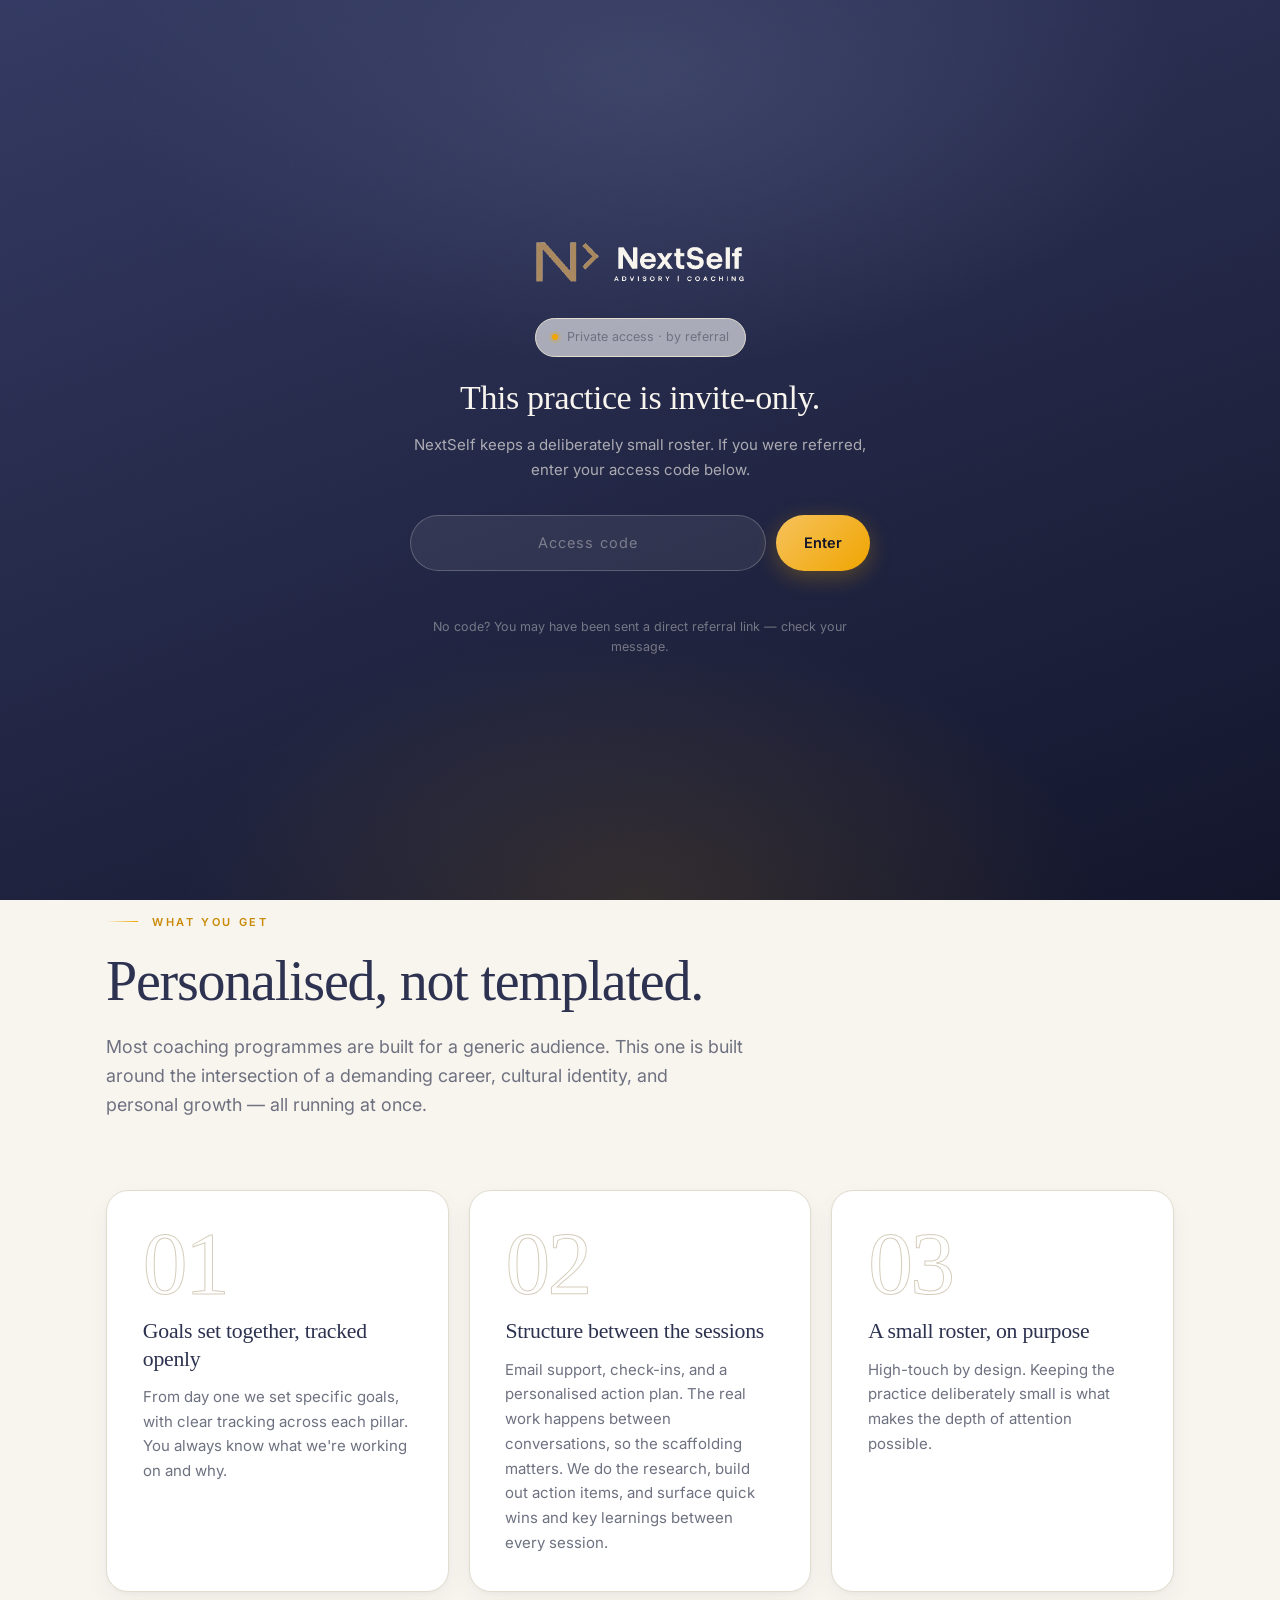
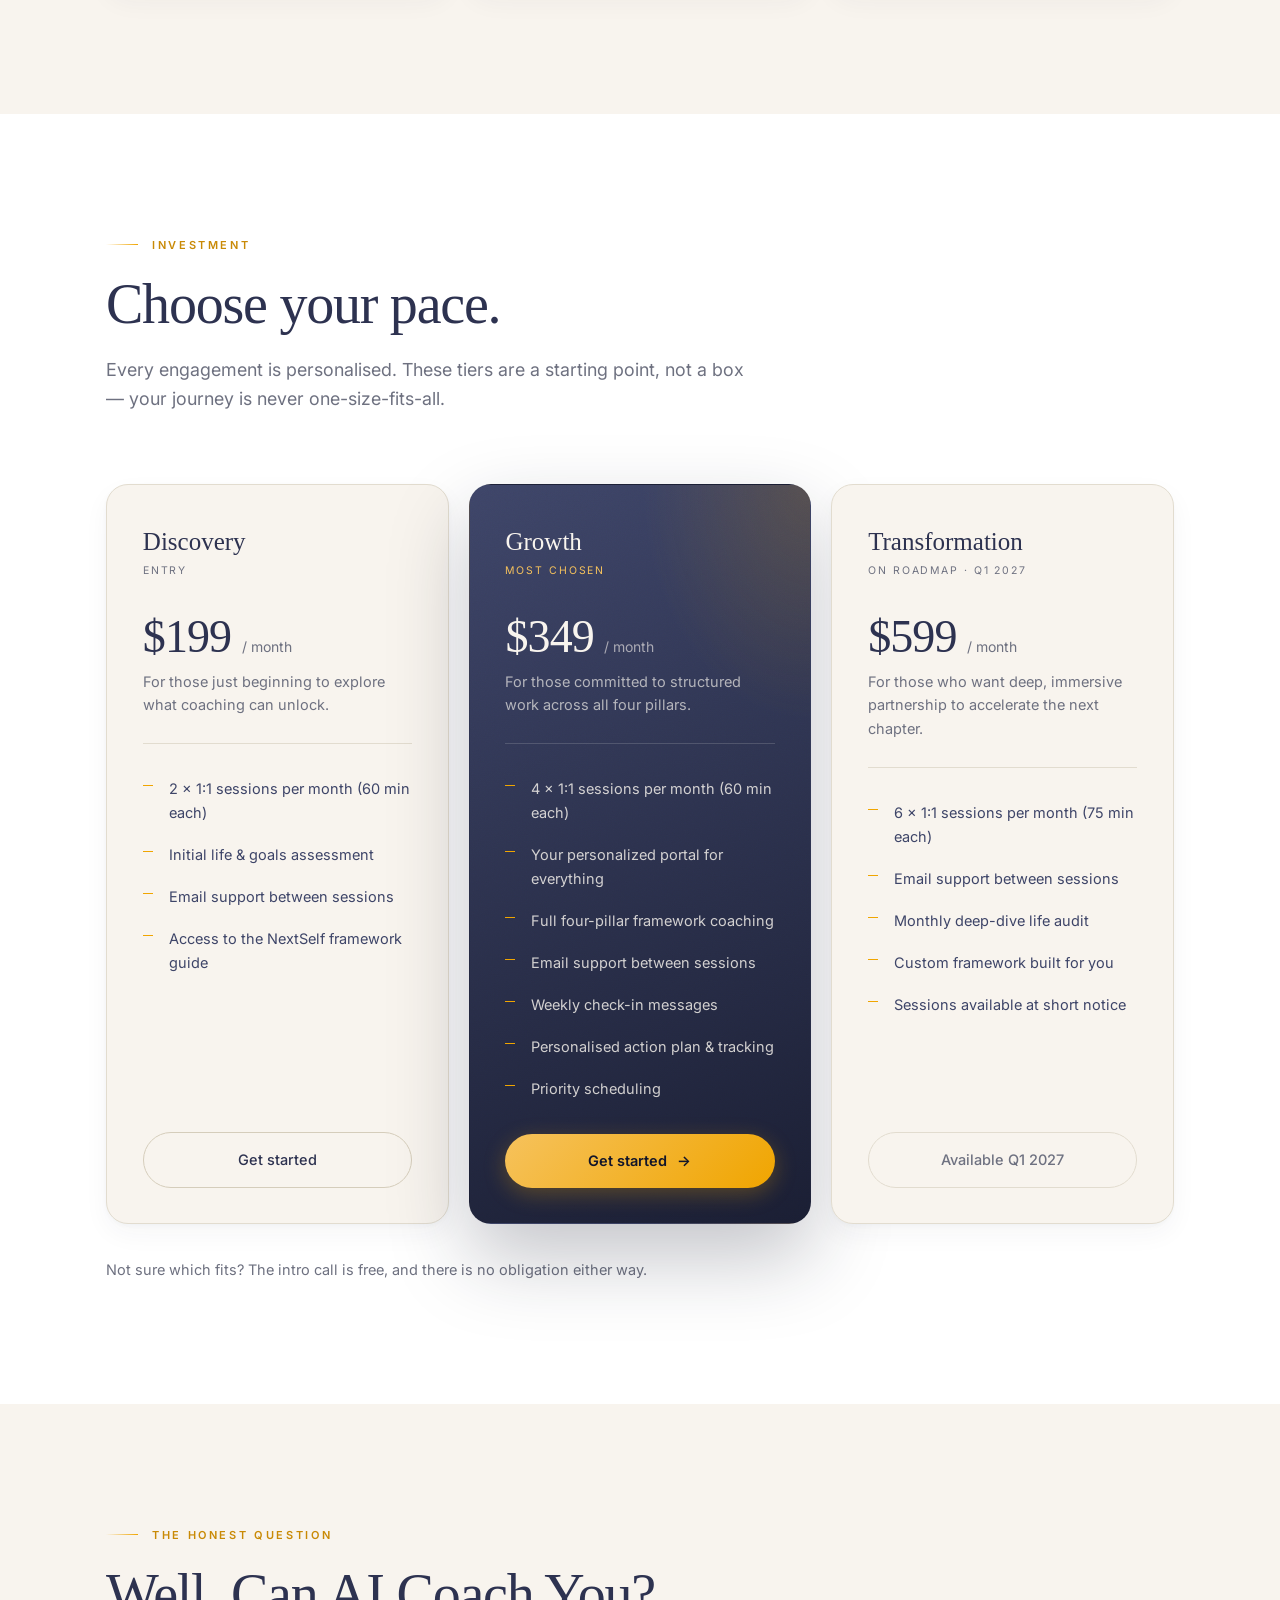
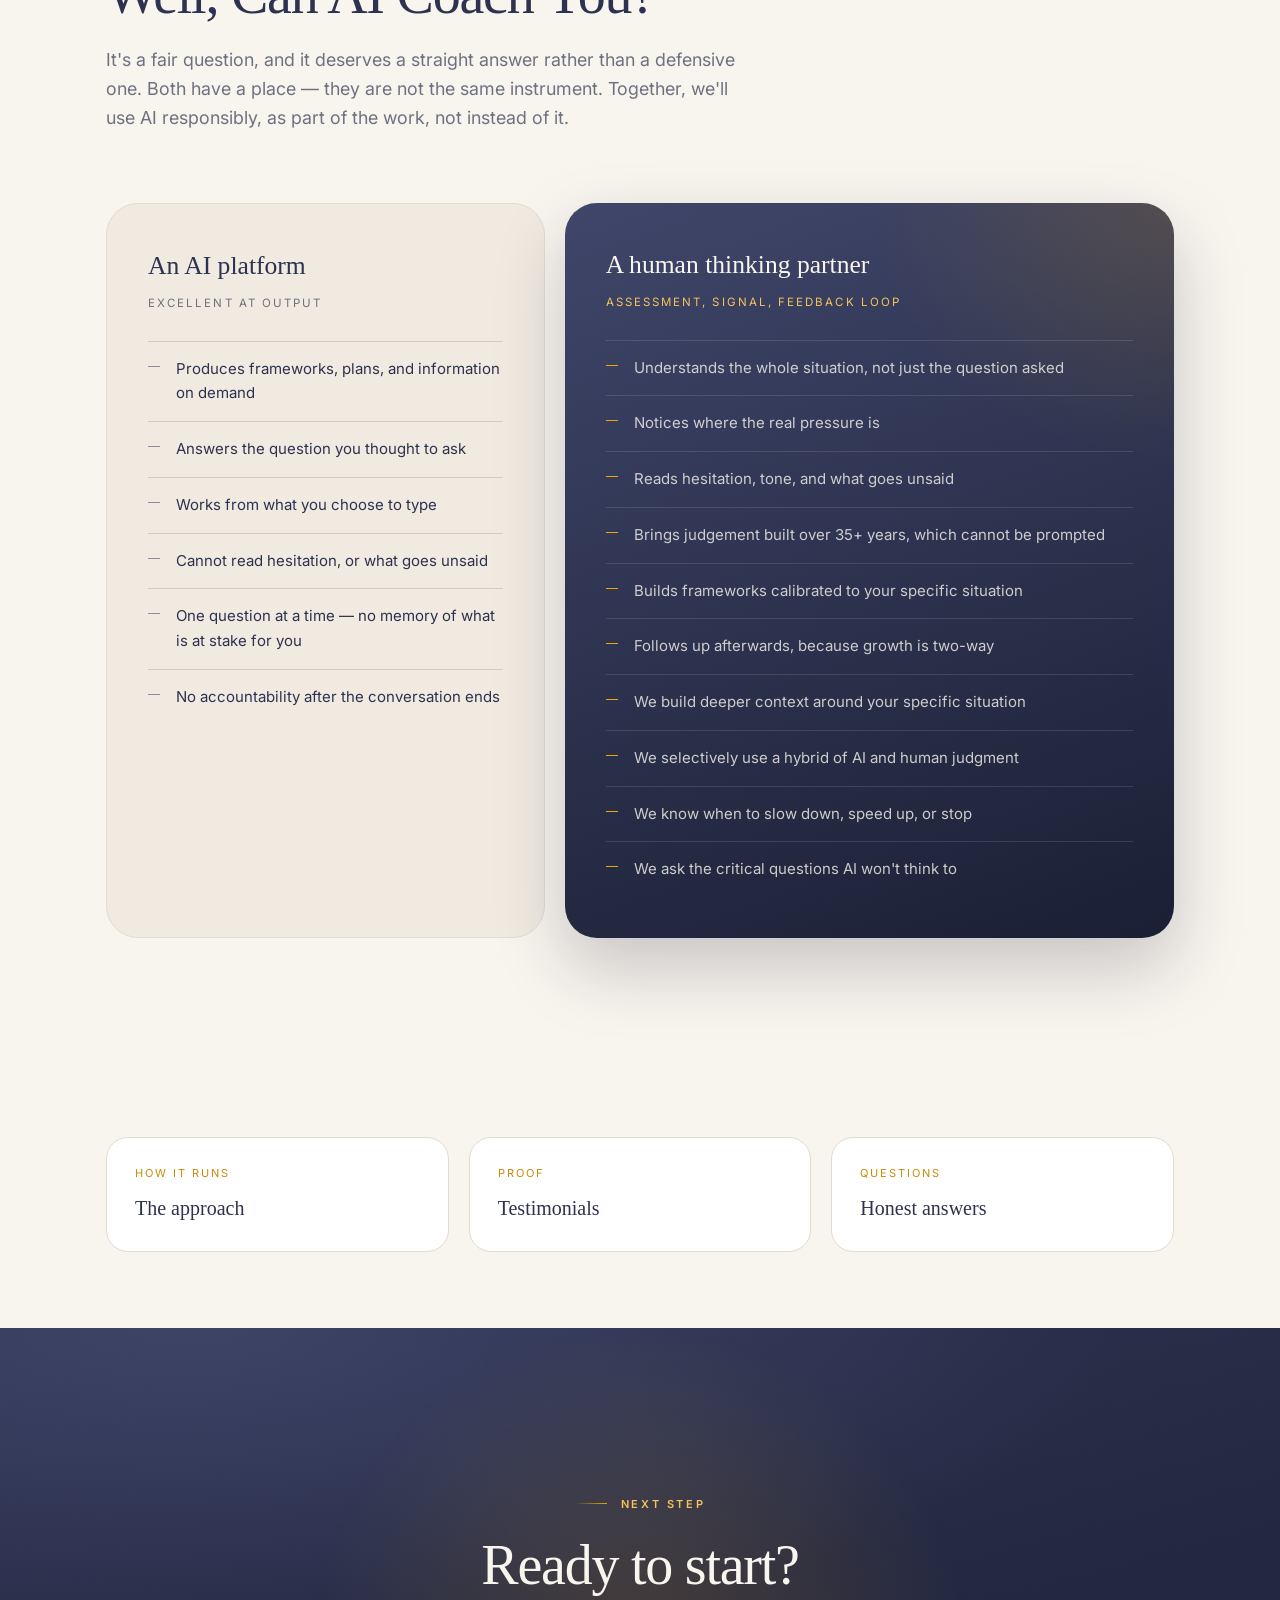
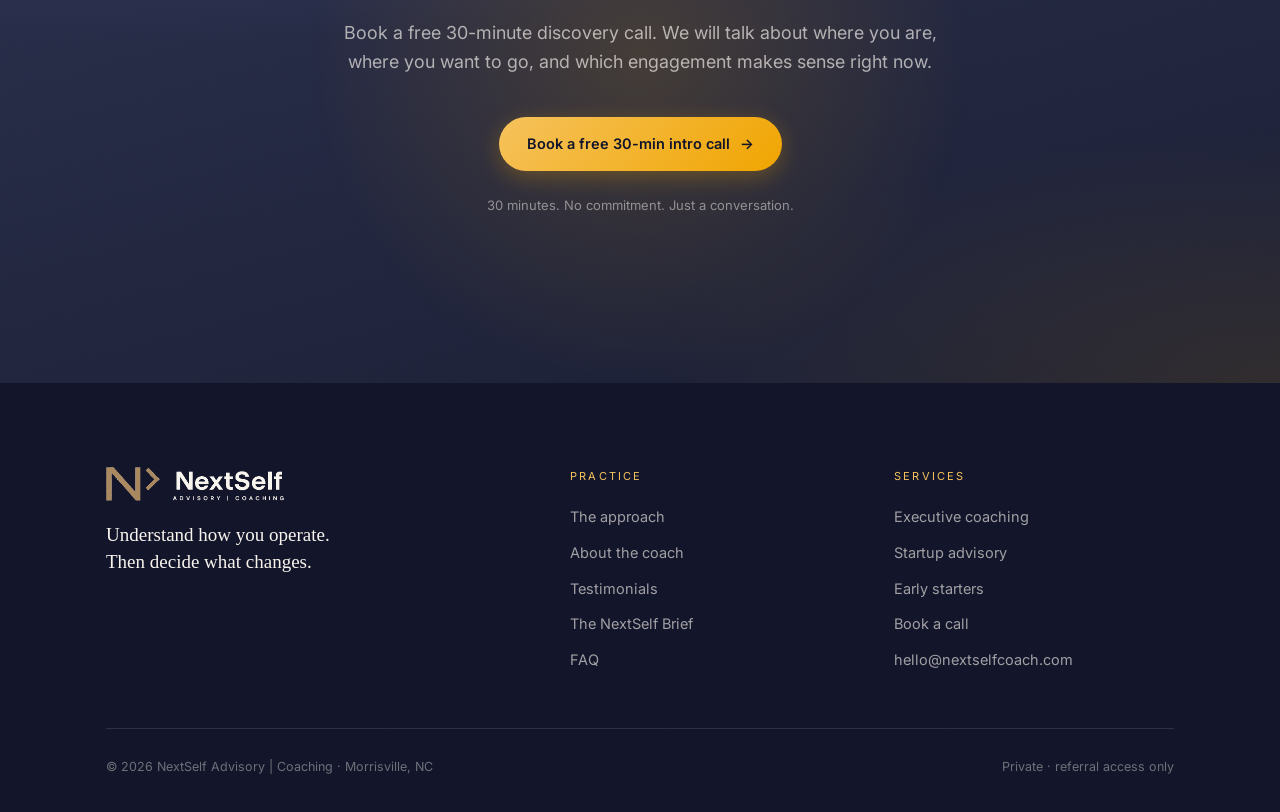
<file: coaching.html>
<!DOCTYPE html>
<html lang="en">
<head>
<meta charset="utf-8">
<meta name="viewport" content="width=device-width, initial-scale=1">
<title>Executive Coaching — NextSelf Advisory | Coaching</title>
<meta name="description" content="1:1 coaching for mid to senior professionals across four life pillars. Monthly engagements from $199.">
<meta name="theme-color" content="#2d3250">
<link rel="icon" href="assets/img/mark.svg" type="image/svg+xml">
<link rel="alternate icon" href="assets/img/mark.png" type="image/png">
<meta property="og:title" content="Executive Coaching — NextSelf Advisory | Coaching">
<meta property="og:description" content="1:1 coaching for mid to senior professionals across four life pillars. Monthly engagements from $199.">
<meta property="og:type" content="website">
<meta property="og:image" content="assets/img/wordmark.png">
<link rel="preconnect" href="https://fonts.googleapis.com">
<link rel="preconnect" href="https://fonts.gstatic.com" crossorigin>
<link href="https://fonts.googleapis.com/css2?family=Inter:wght@400;500;600&display=swap" rel="stylesheet">
<script>document.documentElement.className+=" js";</script>
<link rel="stylesheet" href="assets/css/styles.css">
</head>
<body>

<!-- Positioning device, not access control. See README.md. -->
<div class="gate" data-code="nextself2026">
  <div class="gate-inner">
    <img src="assets/img/wordmark-light.png" alt="NextSelf Advisory | Coaching">
    <span class="pill"><span class="dot"></span> Private access · by referral</span>
    <h1 class="h3">This practice is invite-only.</h1>
    <p>NextSelf keeps a deliberately small roster. If you were referred, enter your access code below.</p>
    <form>
      <label for="gate-code" style="position:absolute;width:1px;height:1px;overflow:hidden;clip:rect(0 0 0 0)">Access code</label>
      <input id="gate-code" type="text" placeholder="Access code" autocomplete="off" spellcheck="false">
      <button type="submit" class="btn btn-gold">Enter</button>
    </form>
    <p class="err" role="alert"></p>
    <p class="fine">No code? You may have been sent a direct referral link — check your message.</p>
  </div>
</div>

<header class="nav">
  <div class="nav-inner">
    <a class="nav-logo" href="index.html" aria-label="NextSelf Advisory and Coaching — home">
      <svg class="nav-mark" viewBox="0 0 258 161" aria-hidden="true">
        <defs>
          <linearGradient id="navGold" x1="0" y1="0" x2="0.85" y2="1">
            <stop offset="0%" stop-color="#ffd684"/>
            <stop offset="42%" stop-color="#f5b210"/>
            <stop offset="100%" stop-color="#d98f04"/>
          </linearGradient>
        </defs>
        <g fill="url(#navGold)">
          <rect x="0" y="0" width="25" height="161"/>
          <rect x="139" y="0" width="25" height="161"/>
          <path d="M2 0 H35 L164 157 V161 H143 Z"/>
        </g>
        <path class="nm-chev" d="M197 8 L244 56.5 L197 105" fill="none" stroke="url(#navGold)"
              stroke-width="18" stroke-linecap="butt" stroke-linejoin="miter" stroke-miterlimit="10"/>
      </svg>
      <img class="logo-light" src="assets/img/wordtype-light.png" alt="">
      <img class="logo-dark" src="assets/img/wordtype.png" alt="">
    </a>
    <nav class="nav-links" aria-label="Primary">
      <a href="approach.html">Approach</a>
      <a href="index.html#services" class="is-current" aria-current="page">Services</a>
      <a href="testimonials.html">Testimonials</a>
      <a href="brief.html">The Brief</a>
      <a href="about.html">About</a>
    </nav>
    <div class="nav-cta">
      <a class="btn btn-primary" href="contact.html">Book a call</a>
    </div>
    <button class="nav-toggle" aria-label="Menu" aria-expanded="false"><span></span><span></span><span></span></button>
  </div>
</header>

<main>

<section class="page-hero">
  <div class="wrap">
    <p class="crumb reveal"><a href="index.html">Home</a> <span>/</span> Executive coaching</p>
    <div class="reveal" style="margin-top:26px">
      <p class="eyebrow">For mid to senior professionals</p>
      <h1 class="display">A thinking partner who matches your <span class="accent">level</span>.</h1>
      <p class="lede">Deeply personalised 1:1 coaching across all four life pillars — career transitions, leadership, emotional intelligence, work-life harmony, habit building, catch-ups on what's new and trending — or bring your own focus areas, and we'll map and steer the conversation together.</p>
      <div class="hero-actions">
        <a class="btn btn-primary" href="contact.html">Book a free intro call <span class="arrow">→</span></a>
        <a class="btn btn-ghost" href="#pricing">See pricing</a>
      </div>
    </div>
  </div>
</section>

<section class="sec">
  <div class="wrap">
    <div class="sec-head reveal">
      <p class="eyebrow">What you get</p>
      <h2 class="h2">Personalised, not templated.</h2>
      <p class="lede">Most coaching programmes are built for a generic audience. This one is built around the intersection of a demanding career, cultural identity, and personal growth — all running at once.</p>
    </div>
    <div class="routes" style="grid-template-columns:repeat(3,1fr)">
      <article class="card reveal">
        <span class="ghost-num">01</span>
        <h3 class="h3">Goals set together, tracked openly</h3>
        <p class="body">From day one we set specific goals, with clear tracking across each pillar. You always know what we're working on and why.</p>
      </article>
      <article class="card reveal">
        <span class="ghost-num">02</span>
        <h3 class="h3">Structure between the sessions</h3>
        <p class="body">Email support, check-ins, and a personalised action plan. The real work happens between conversations, so the scaffolding matters. We do the research, build out action items, and surface quick wins and key learnings between every session.</p>
      </article>
      <article class="card reveal">
        <span class="ghost-num">03</span>
        <h3 class="h3">A small roster, on purpose</h3>
        <p class="body">High-touch by design. Keeping the practice deliberately small is what makes the depth of attention possible.</p>
      </article>
    </div>
  </div>
</section>

<section class="sec sec-paper" id="pricing">
  <div class="wrap">
    <div class="sec-head reveal">
      <p class="eyebrow">Investment</p>
      <h2 class="h2">Choose your pace.</h2>
      <p class="lede">Every engagement is personalised. These tiers are a starting point, not a box — your journey is never one-size-fits-all.</p>
    </div>
    <div class="tiers">
      <article class="card tier reveal">
        <span class="tier-name">Discovery</span>
        <span class="tier-note">Entry</span>
        <div class="tier-price">$199 <span>/ month</span></div>
        <p class="tier-desc">For those just beginning to explore what coaching can unlock.</p>
        <ul class="tier-feats">
          <li>2 × 1:1 sessions per month (60 min each)</li>
          <li>Initial life &amp; goals assessment</li>
          <li>Email support between sessions</li>
          <li>Access to the NextSelf framework guide</li>
        </ul>
        <a class="btn btn-ghost" href="contact.html">Get started</a>
      </article>
      <article class="card tier is-featured reveal">
        <span class="tier-name">Growth</span>
        <span class="tier-note">Most chosen</span>
        <div class="tier-price">$349 <span>/ month</span></div>
        <p class="tier-desc">For those committed to structured work across all four pillars.</p>
        <ul class="tier-feats">
          <li>4 × 1:1 sessions per month (60 min each)</li>
          <li>Your personalized portal for everything</li>
          <li>Full four-pillar framework coaching</li>
          <li>Email support between sessions</li>
          <li>Weekly check-in messages</li>
          <li>Personalised action plan &amp; tracking</li>
          <li>Priority scheduling</li>
        </ul>
        <a class="btn btn-gold" href="contact.html">Get started <span class="arrow">→</span></a>
      </article>
      <article class="card tier is-soon reveal">
        <span class="tier-name">Transformation</span>
        <span class="tier-note">On roadmap · Q1 2027</span>
        <div class="tier-price">$599 <span>/ month</span></div>
        <p class="tier-desc">For those who want deep, immersive partnership to accelerate the next chapter.</p>
        <ul class="tier-feats">
          <li>6 × 1:1 sessions per month (75 min each)</li>
          <li>Email support between sessions</li>
          <li>Monthly deep-dive life audit</li>
          <li>Custom framework built for you</li>
          <li>Sessions available at short notice</li>
        </ul>
        <span class="btn">Available Q1 2027</span>
      </article>
    </div>
    <p class="price-foot reveal">Not sure which fits? The intro call is free, and there is no obligation either way.</p>
  </div>
</section>

<section class="sec">
  <div class="wrap">
    <div class="sec-head reveal">
      <p class="eyebrow">The honest question</p>
      <h2 class="h2">Well, Can AI Coach You?</h2>
      <p class="lede">It's a fair question, and it deserves a straight answer rather than a defensive one. Both have a place — they are not the same instrument. Together, we'll use AI responsibly, as part of the work, not instead of it.</p>
    </div>
    <div class="compare is-oneline">
      <div class="compare-col is-them reveal">
        <h3>An AI platform</h3>
        <p class="sub">Excellent at output</p>
        <ul>
          <li>Produces frameworks, plans, and information on demand</li>
          <li>Answers the question you thought to ask</li>
          <li>Works from what you choose to type</li>
          <li>Cannot read hesitation, or what goes unsaid</li>
          <li>One question at a time — no memory of what is at stake for you</li>
          <li>No accountability after the conversation ends</li>
        </ul>
      </div>
      <div class="compare-col is-us reveal">
        <h3>A human thinking partner</h3>
        <p class="sub">Assessment, signal, feedback loop</p>
        <ul>
          <li>Understands the whole situation, not just the question asked</li>
          <li>Notices where the real pressure is</li>
          <li>Reads hesitation, tone, and what goes unsaid</li>
          <li>Brings judgement built over 35+ years, which cannot be prompted</li>
          <li>Builds frameworks calibrated to your specific situation</li>
          <li>Follows up afterwards, because growth is two-way</li>
          <li>We build deeper context around your specific situation</li>
          <li>We selectively use a hybrid of AI and human judgment</li>
          <li>We know when to slow down, speed up, or stop</li>
          <li>We ask the critical questions AI won't think to</li>
        </ul>
      </div>
    </div>
  </div>
</section>

<section class="sec-sm">
  <div class="wrap">
    <div class="pagenav">
      <a class="reveal" href="approach.html"><span class="k">How it runs</span><span class="t">The approach</span></a>
      <a class="reveal" href="testimonials.html"><span class="k">Proof</span><span class="t">Testimonials</span></a>
      <a class="reveal" href="faq.html"><span class="k">Questions</span><span class="t">Honest answers</span></a>
    </div>
  </div>
</section>

<section class="sec-lg sec-dark cta-block">
  <div class="wrap-narrow">
    <p class="eyebrow center">Next step</p>
    <h2 class="h2">Ready to start?</h2>
    <p class="lede">Book a free 30-minute discovery call. We will talk about where you are, where you want to go, and which engagement makes sense right now.</p>
    <div class="cta-actions">
      <a class="btn btn-gold" href="contact.html">Book a free 30-min intro call <span class="arrow">→</span></a>
    </div>
    <p class="cta-fine">30 minutes. No commitment. Just a conversation.</p>
  </div>
</section>

</main>

<footer class="footer">
  <div class="wrap">
    <div class="footer-top">
      <div>
        <div class="footer-logo"><img src="assets/img/wordmark-light.png" alt="NextSelf Advisory | Coaching"></div>
        <p class="footer-tag">Understand how you operate. Then decide what changes.</p>
      </div>
      <div>
        <h4>Practice</h4>
        <ul>
          <li><a href="approach.html">The approach</a></li>
          <li><a href="about.html">About the coach</a></li>
          <li><a href="testimonials.html">Testimonials</a></li>
          <li><a href="brief.html">The NextSelf Brief</a></li>
          <li><a href="faq.html">FAQ</a></li>
        </ul>
      </div>
      <div>
        <h4>Services</h4>
        <ul>
          <li><a href="coaching.html">Executive coaching</a></li>
          <li><a href="startup-advisory.html">Startup advisory</a></li>
          <li><a href="early-starters.html">Early starters</a></li>
          <li><a href="contact.html">Book a call</a></li>
          <li><a href="mailto:hello@nextselfcoach.com">hello@nextselfcoach.com</a></li>
        </ul>
      </div>
    </div>
    <div class="footer-bottom">
      <span>© <span data-year>2026</span> NextSelf Advisory | Coaching · Morrisville, NC</span>
      <span>Private · referral access only</span>
    </div>
  </div>
</footer>

<script src="assets/js/main.js"></script>
</body>
</html>
</file>
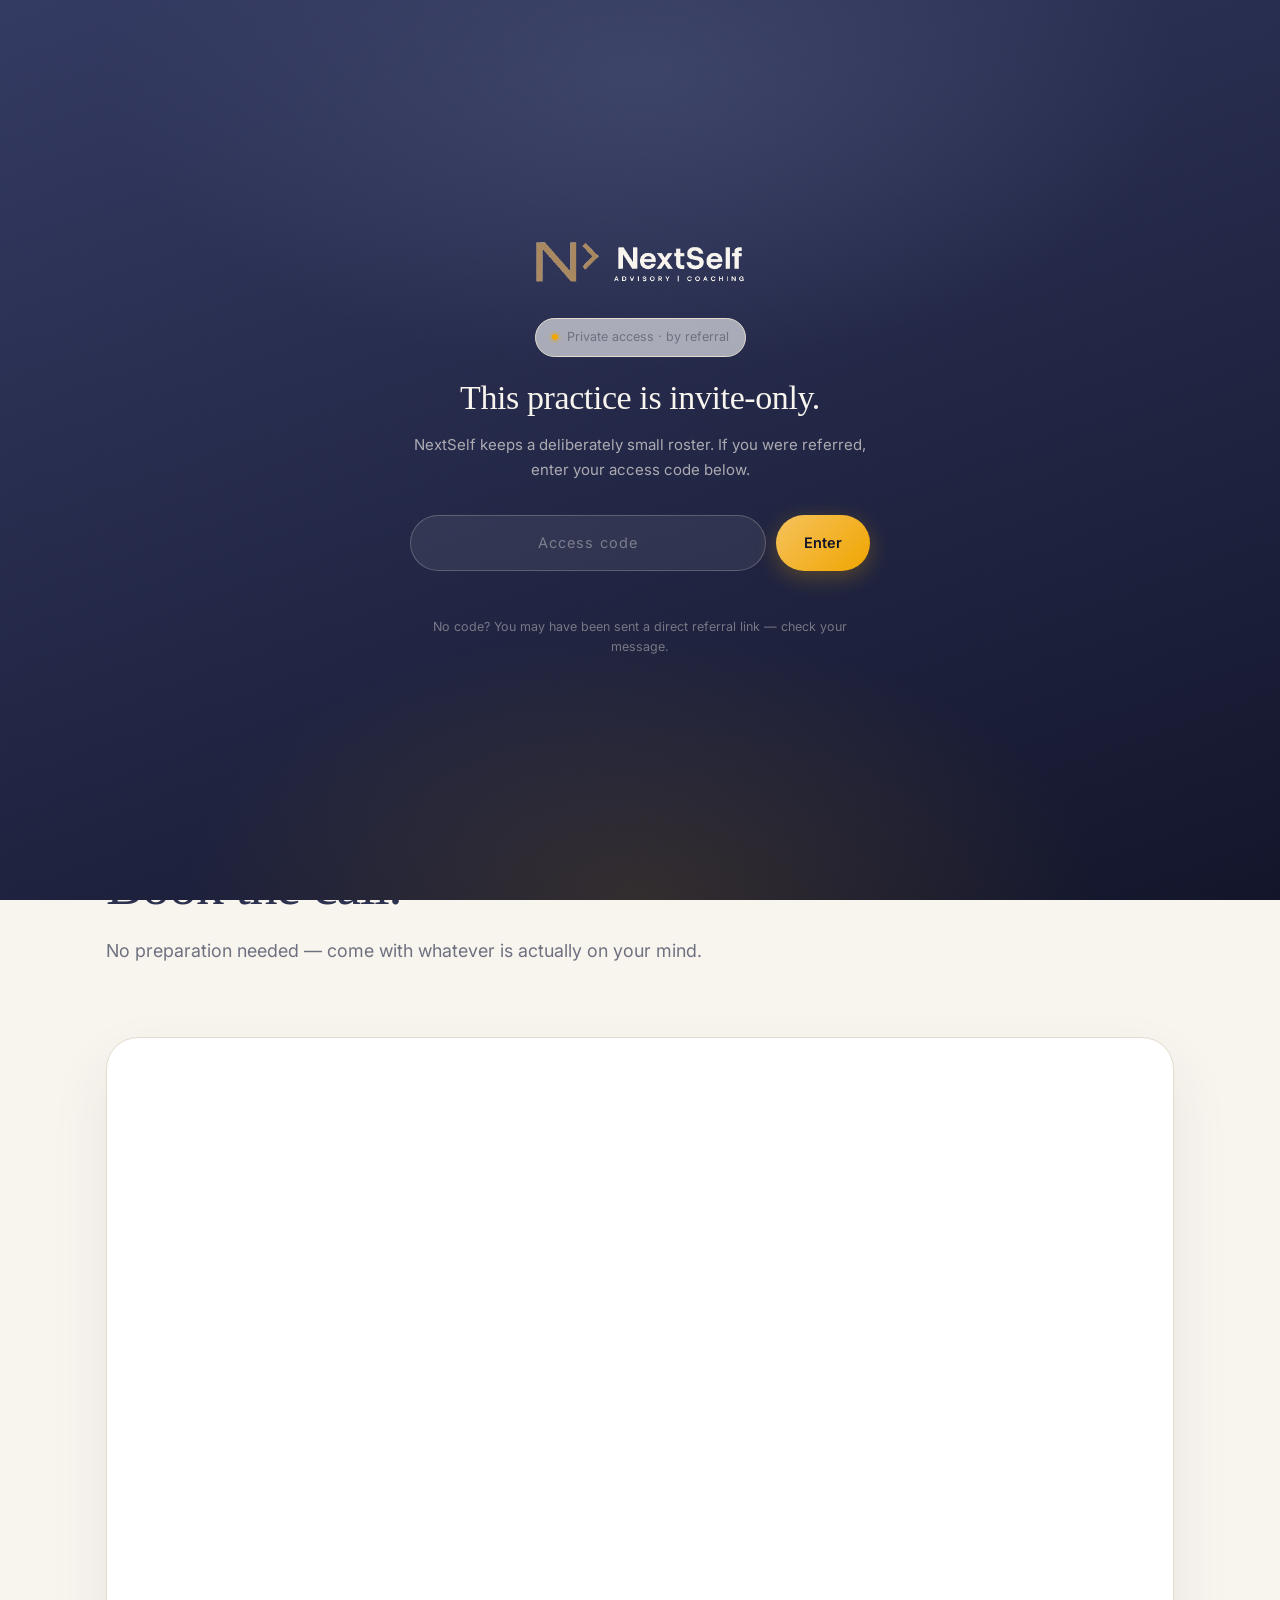
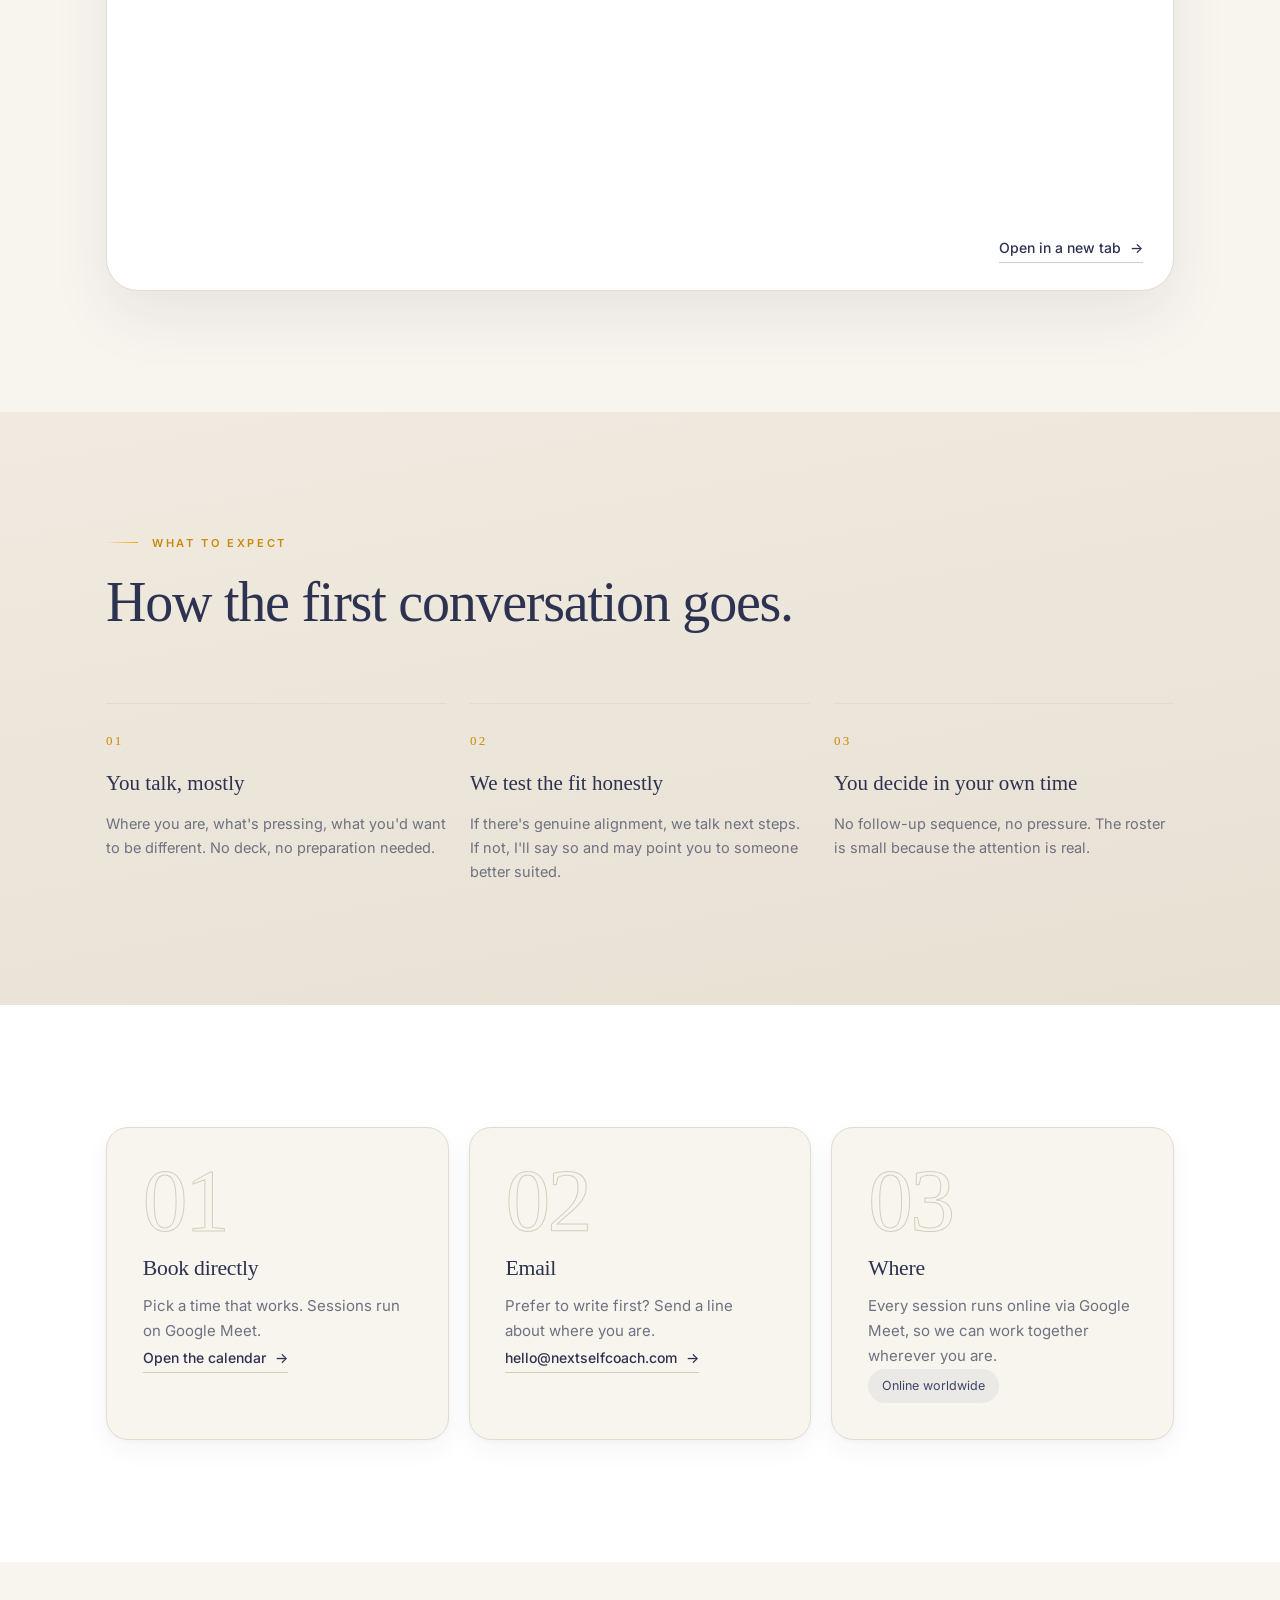
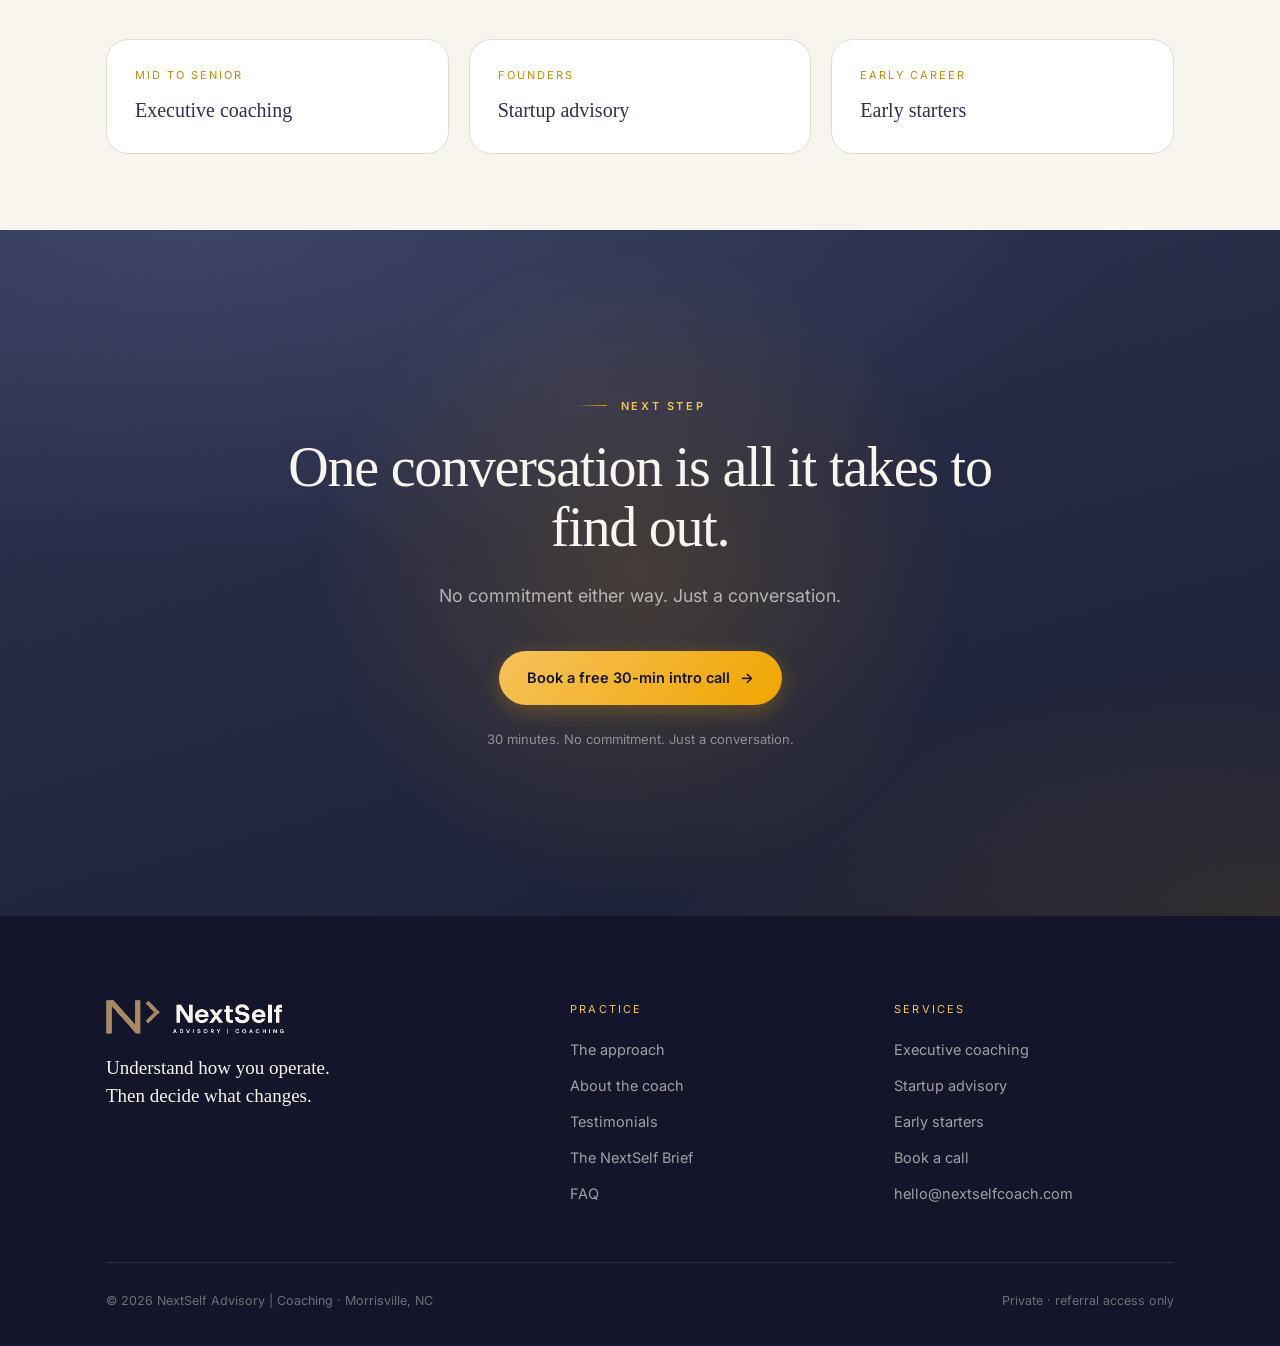
<file: contact.html>
<!DOCTYPE html>
<html lang="en">
<head>
<meta charset="utf-8">
<meta name="viewport" content="width=device-width, initial-scale=1">
<title>Let's Talk — NextSelf Advisory | Coaching</title>
<meta name="description" content="Book a free 30-minute intro call with NextSelf. No pitch, no pressure — just an honest conversation about whether this fits.">
<meta name="theme-color" content="#2d3250">
<link rel="icon" href="assets/img/mark.svg" type="image/svg+xml">
<link rel="alternate icon" href="assets/img/mark.png" type="image/png">
<meta property="og:title" content="Let's Talk — NextSelf Advisory | Coaching">
<meta property="og:description" content="Book a free 30-minute intro call with NextSelf. No pitch, no pressure — just an honest conversation about whether this fits.">
<meta property="og:type" content="website">
<meta property="og:image" content="assets/img/wordmark.png">
<link rel="preconnect" href="https://fonts.googleapis.com">
<link rel="preconnect" href="https://fonts.gstatic.com" crossorigin>
<link href="https://fonts.googleapis.com/css2?family=Inter:wght@400;500;600&display=swap" rel="stylesheet">
<script>document.documentElement.className+=" js";</script>
<link rel="stylesheet" href="assets/css/styles.css">
</head>
<body>

<!-- Positioning device, not access control. See README.md. -->
<div class="gate" data-code="nextself2026">
  <div class="gate-inner">
    <img src="assets/img/wordmark-light.png" alt="NextSelf Advisory | Coaching">
    <span class="pill"><span class="dot"></span> Private access · by referral</span>
    <h1 class="h3">This practice is invite-only.</h1>
    <p>NextSelf keeps a deliberately small roster. If you were referred, enter your access code below.</p>
    <form>
      <label for="gate-code" style="position:absolute;width:1px;height:1px;overflow:hidden;clip:rect(0 0 0 0)">Access code</label>
      <input id="gate-code" type="text" placeholder="Access code" autocomplete="off" spellcheck="false">
      <button type="submit" class="btn btn-gold">Enter</button>
    </form>
    <p class="err" role="alert"></p>
    <p class="fine">No code? You may have been sent a direct referral link — check your message.</p>
  </div>
</div>

<header class="nav">
  <div class="nav-inner">
    <a class="nav-logo" href="index.html" aria-label="NextSelf Advisory and Coaching — home">
      <svg class="nav-mark" viewBox="0 0 258 161" aria-hidden="true">
        <defs>
          <linearGradient id="navGold" x1="0" y1="0" x2="0.85" y2="1">
            <stop offset="0%" stop-color="#ffd684"/>
            <stop offset="42%" stop-color="#f5b210"/>
            <stop offset="100%" stop-color="#d98f04"/>
          </linearGradient>
        </defs>
        <g fill="url(#navGold)">
          <rect x="0" y="0" width="25" height="161"/>
          <rect x="139" y="0" width="25" height="161"/>
          <path d="M2 0 H35 L164 157 V161 H143 Z"/>
        </g>
        <path class="nm-chev" d="M197 8 L244 56.5 L197 105" fill="none" stroke="url(#navGold)"
              stroke-width="18" stroke-linecap="butt" stroke-linejoin="miter" stroke-miterlimit="10"/>
      </svg>
      <img class="logo-light" src="assets/img/wordtype-light.png" alt="">
      <img class="logo-dark" src="assets/img/wordtype.png" alt="">
    </a>
    <nav class="nav-links" aria-label="Primary">
      <a href="approach.html">Approach</a>
      <a href="index.html#services">Services</a>
      <a href="testimonials.html">Testimonials</a>
      <a href="brief.html">The Brief</a>
      <a href="about.html">About</a>
    </nav>
    <div class="nav-cta">
      <a class="btn btn-primary" href="contact.html">Book a call</a>
    </div>
    <button class="nav-toggle" aria-label="Menu" aria-expanded="false"><span></span><span></span><span></span></button>
  </div>
</header>

<main>

<section class="page-hero">
  <div class="wrap">
    <p class="crumb reveal"><a href="index.html">Home</a> <span>/</span> Let's talk</p>
    <div class="reveal" style="margin-top:26px">
      <p class="eyebrow">Get started</p>
      <h1 class="display">Thirty minutes. No pitch, no <span class="accent">pressure</span>.</h1>
      <p class="lede">Every engagement starts the same way: a free 30-minute conversation about where you are, where you want to go, and whether this is genuinely a fit — from either side.</p>
      <div class="hero-actions">
        <a class="btn btn-primary" href="#book">Book the call <span class="arrow">→</span></a>
        <a class="btn btn-ghost" href="mailto:hello@nextselfcoach.com">Email instead</a>
      </div>
    </div>
  </div>
</section>

<!-- ============ Booking ============================================= -->
<section class="sec" id="book">
  <div class="wrap">
    <div class="sec-head reveal">
      <p class="eyebrow">Pick a time</p>
      <h2 class="h2">Book the call.</h2>
      <p class="lede">No preparation needed — come with whatever is actually on your mind.</p>
    </div>

    <div class="booking reveal" data-booking>
      <div class="booking-frame">
        <iframe
          src="https://nextselfllc.hbportal.co/schedule/69c7d46bc8ed7c00285031d3"
          title="Book a free 30-minute intro call with NextSelf"
          loading="lazy"
          referrerpolicy="no-referrer-when-downgrade"></iframe>
      </div>
      <p class="booking-error">
        The booking calendar couldn't load — a browser extension may be blocking it.<br>
        <a href="https://nextselfllc.hbportal.co/schedule/69c7d46bc8ed7c00285031d3" target="_blank" rel="noopener">Open the calendar directly</a>
        or email <a href="mailto:hello@nextselfcoach.com">hello@nextselfcoach.com</a>.
      </p>
      <div class="booking-foot">
        <a class="link-arrow" href="https://nextselfllc.hbportal.co/schedule/69c7d46bc8ed7c00285031d3" target="_blank" rel="noopener">Open in a new tab <span class="arrow">→</span></a>
      </div>
    </div>
  </div>
</section>

<section class="sec sec-warm">
  <div class="wrap">
    <div class="sec-head reveal">
      <p class="eyebrow">What to expect</p>
      <h2 class="h2">How the first conversation goes.</h2>
    </div>
    <div class="steps is-3">
      <div class="step reveal"><span class="num">01</span><h3>You talk, mostly</h3><p>Where you are, what's pressing, what you'd want to be different. No deck, no preparation needed.</p></div>
      <div class="step reveal"><span class="num">02</span><h3>We test the fit honestly</h3><p>If there's genuine alignment, we talk next steps. If not, I'll say so and may point you to someone better suited.</p></div>
      <div class="step reveal"><span class="num">03</span><h3>You decide in your own time</h3><p>No follow-up sequence, no pressure. The roster is small because the attention is real.</p></div>
    </div>
  </div>
</section>

<section class="sec sec-paper">
  <div class="wrap">
    <div class="routes" style="grid-template-columns:repeat(3,1fr)">
      <article class="card reveal">
        <span class="ghost-num">01</span>
        <h3 class="h3">Book directly</h3>
        <p class="body">Pick a time that works. Sessions run on Google Meet.</p>
        <div class="route-foot"><a class="link-arrow" href="#book">Open the calendar <span class="arrow">→</span></a></div>
      </article>
      <article class="card reveal">
        <span class="ghost-num">02</span>
        <h3 class="h3">Email</h3>
        <p class="body">Prefer to write first? Send a line about where you are.</p>
        <div class="route-foot"><a class="link-arrow" href="mailto:hello@nextselfcoach.com">hello@nextselfcoach.com <span class="arrow">→</span></a></div>
      </article>
      <article class="card reveal">
        <span class="ghost-num">03</span>
        <h3 class="h3">Where</h3>
        <p class="body">Every session runs online via Google Meet, so we can work together wherever you are.</p>
        <div class="route-foot"><span class="tag">Online worldwide</span></div>
      </article>
    </div>
  </div>
</section>

<section class="sec-sm">
  <div class="wrap">
    <div class="pagenav">
      <a class="reveal" href="coaching.html"><span class="k">Mid to senior</span><span class="t">Executive coaching</span></a>
      <a class="reveal" href="startup-advisory.html"><span class="k">Founders</span><span class="t">Startup advisory</span></a>
      <a class="reveal" href="early-starters.html"><span class="k">Early career</span><span class="t">Early starters</span></a>
    </div>
  </div>
</section>

<section class="sec-lg sec-dark cta-block">
  <div class="wrap-narrow">
    <p class="eyebrow center">Next step</p>
    <h2 class="h2">One conversation is all it takes to find out.</h2>
    <p class="lede">No commitment either way. Just a conversation.</p>
    <div class="cta-actions">
      <a class="btn btn-gold" href="#book">Book a free 30-min intro call <span class="arrow">→</span></a>
    </div>
    <p class="cta-fine">30 minutes. No commitment. Just a conversation.</p>
  </div>
</section>

</main>

<footer class="footer">
  <div class="wrap">
    <div class="footer-top">
      <div>
        <div class="footer-logo"><img src="assets/img/wordmark-light.png" alt="NextSelf Advisory | Coaching"></div>
        <p class="footer-tag">Understand how you operate. Then decide what changes.</p>
      </div>
      <div>
        <h4>Practice</h4>
        <ul>
          <li><a href="approach.html">The approach</a></li>
          <li><a href="about.html">About the coach</a></li>
          <li><a href="testimonials.html">Testimonials</a></li>
          <li><a href="brief.html">The NextSelf Brief</a></li>
          <li><a href="faq.html">FAQ</a></li>
        </ul>
      </div>
      <div>
        <h4>Services</h4>
        <ul>
          <li><a href="coaching.html">Executive coaching</a></li>
          <li><a href="startup-advisory.html">Startup advisory</a></li>
          <li><a href="early-starters.html">Early starters</a></li>
          <li><a href="contact.html">Book a call</a></li>
          <li><a href="mailto:hello@nextselfcoach.com">hello@nextselfcoach.com</a></li>
        </ul>
      </div>
    </div>
    <div class="footer-bottom">
      <span>© <span data-year>2026</span> NextSelf Advisory | Coaching · Morrisville, NC</span>
      <span>Private · referral access only</span>
    </div>
  </div>
</footer>

<script src="assets/js/main.js"></script>
</body>
</html>
</file>
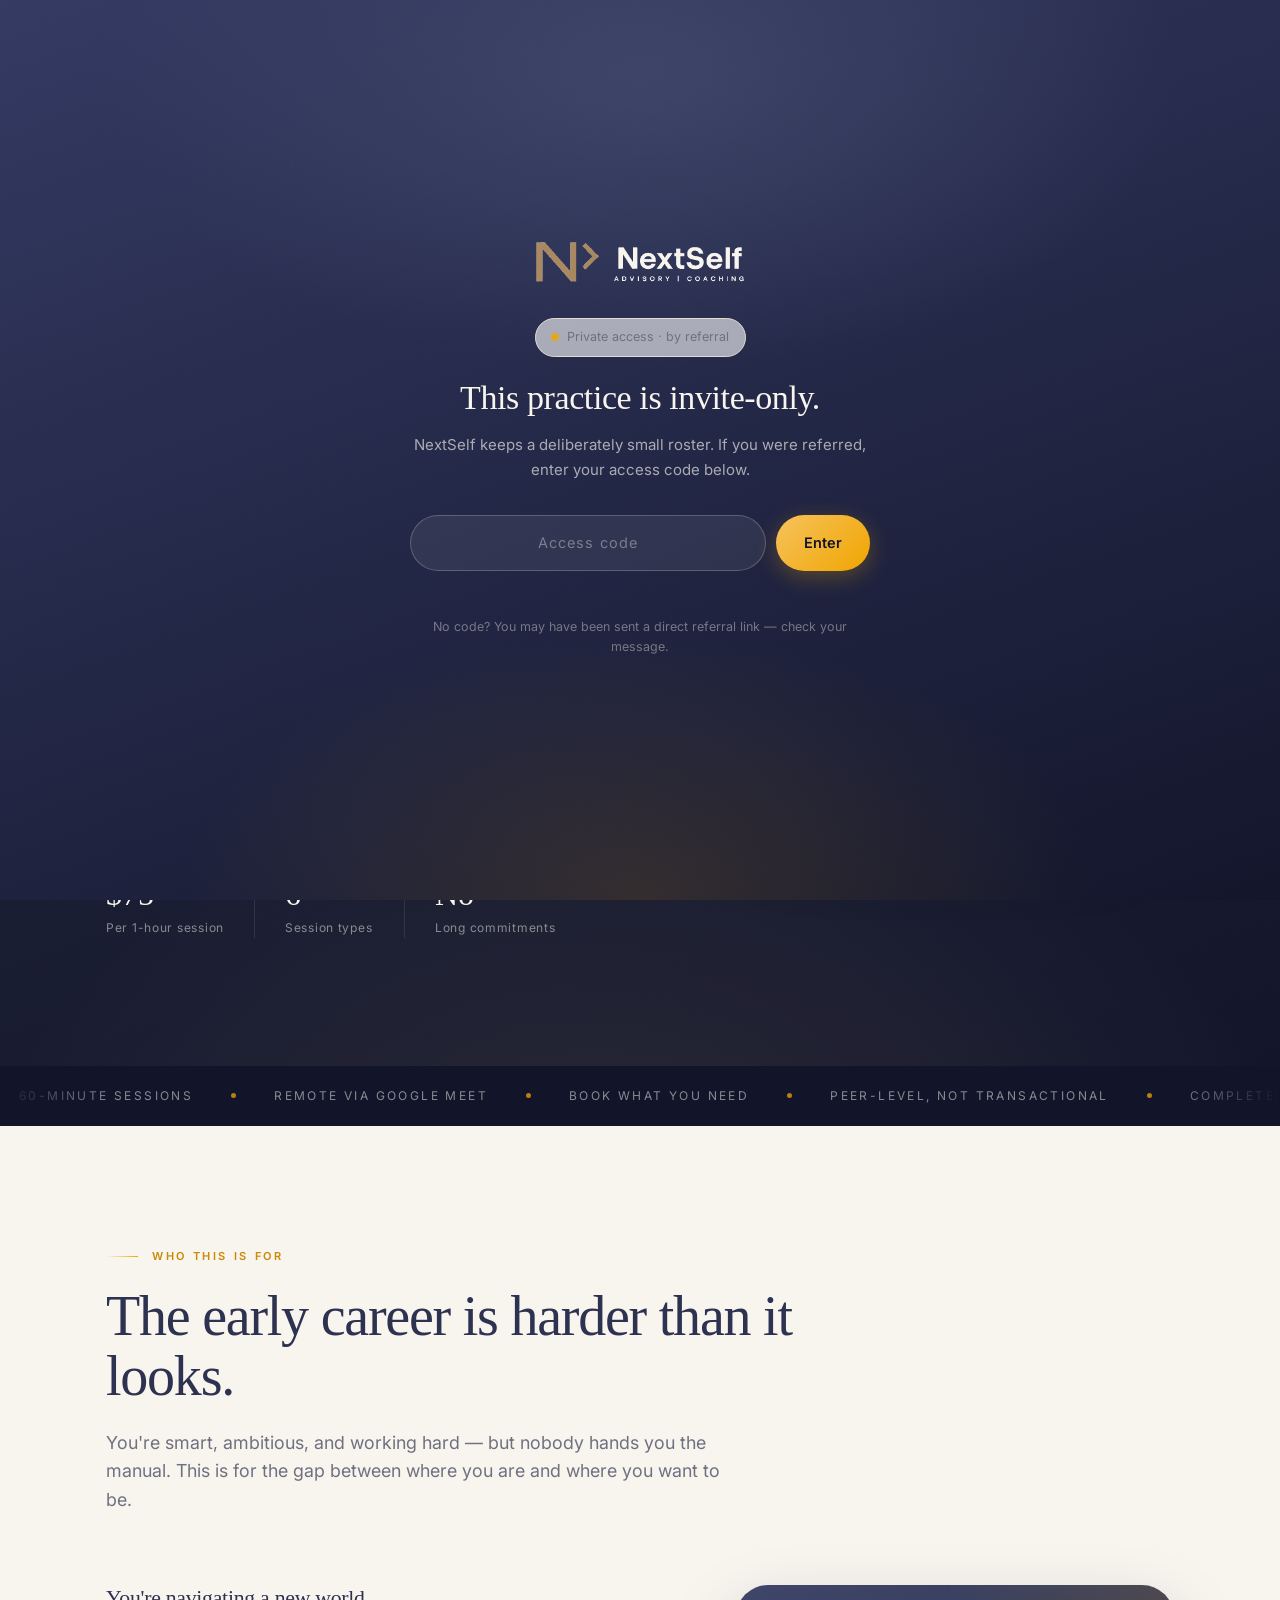
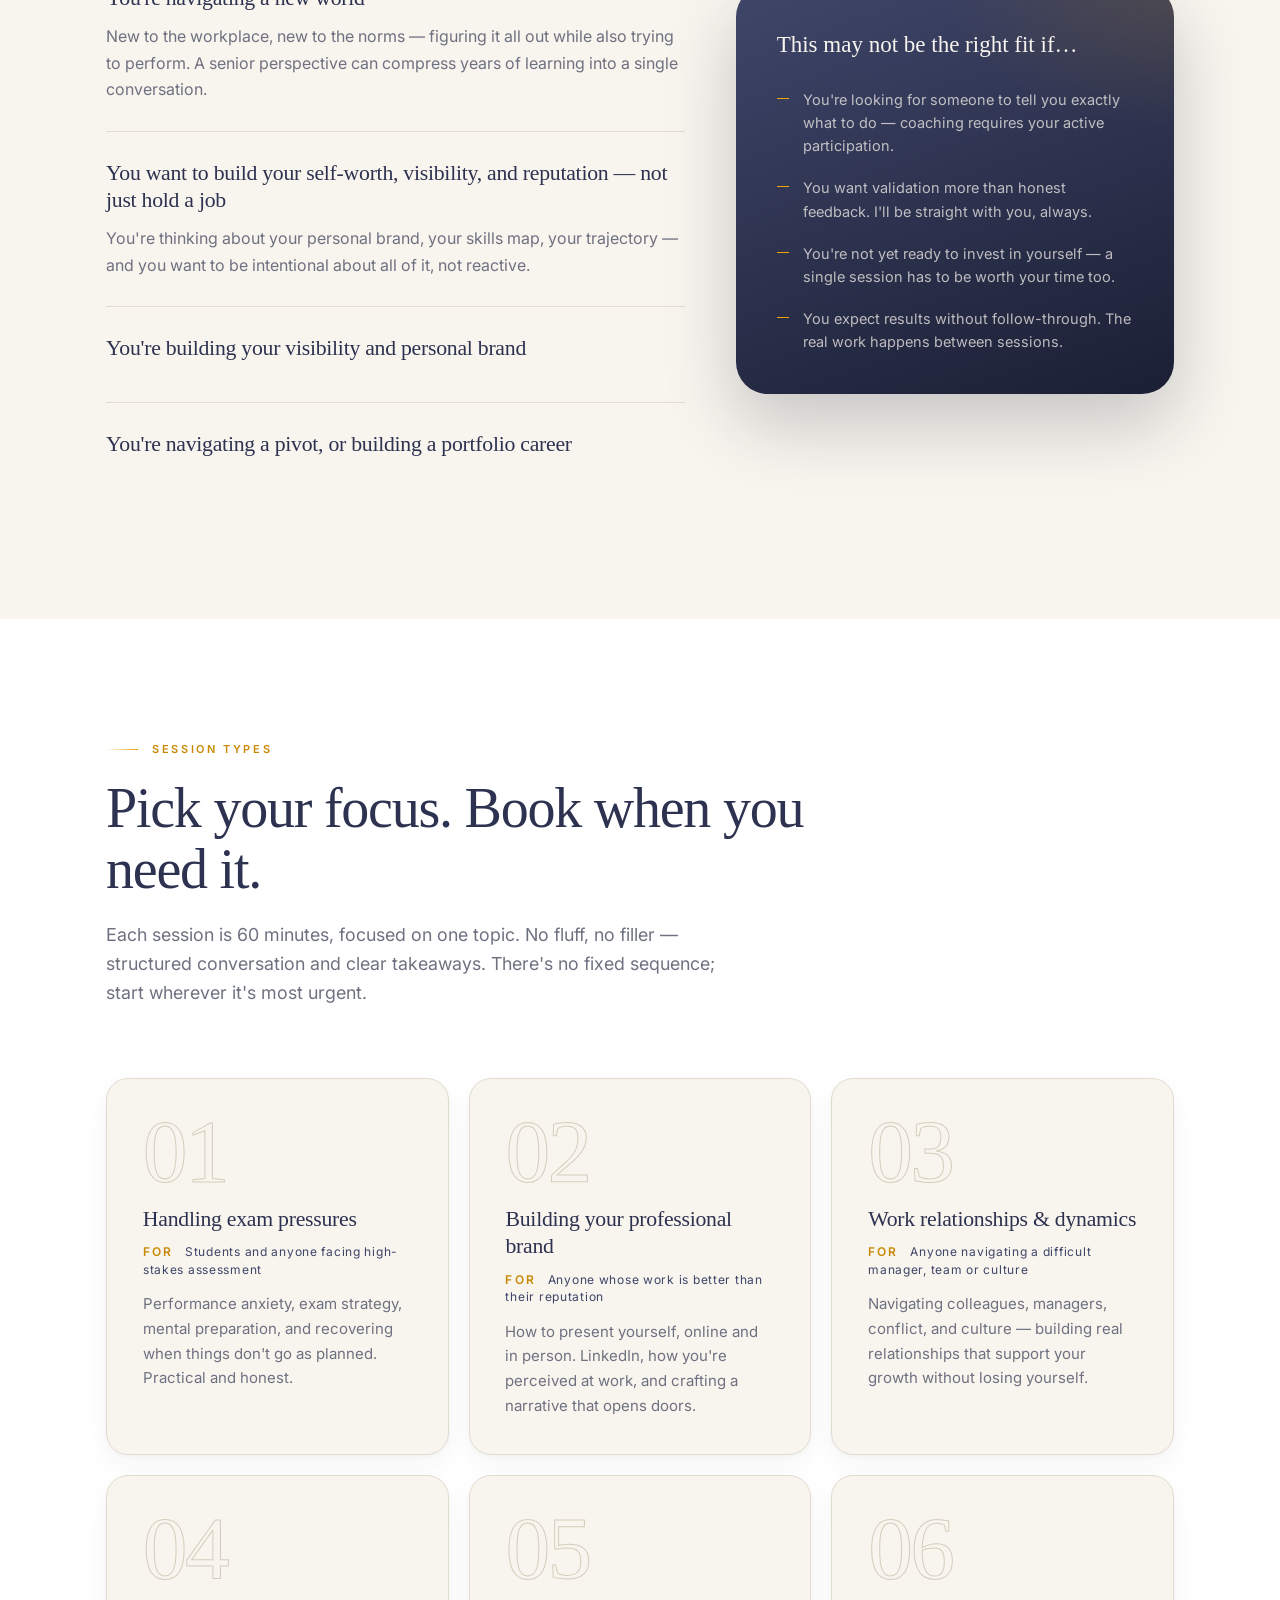
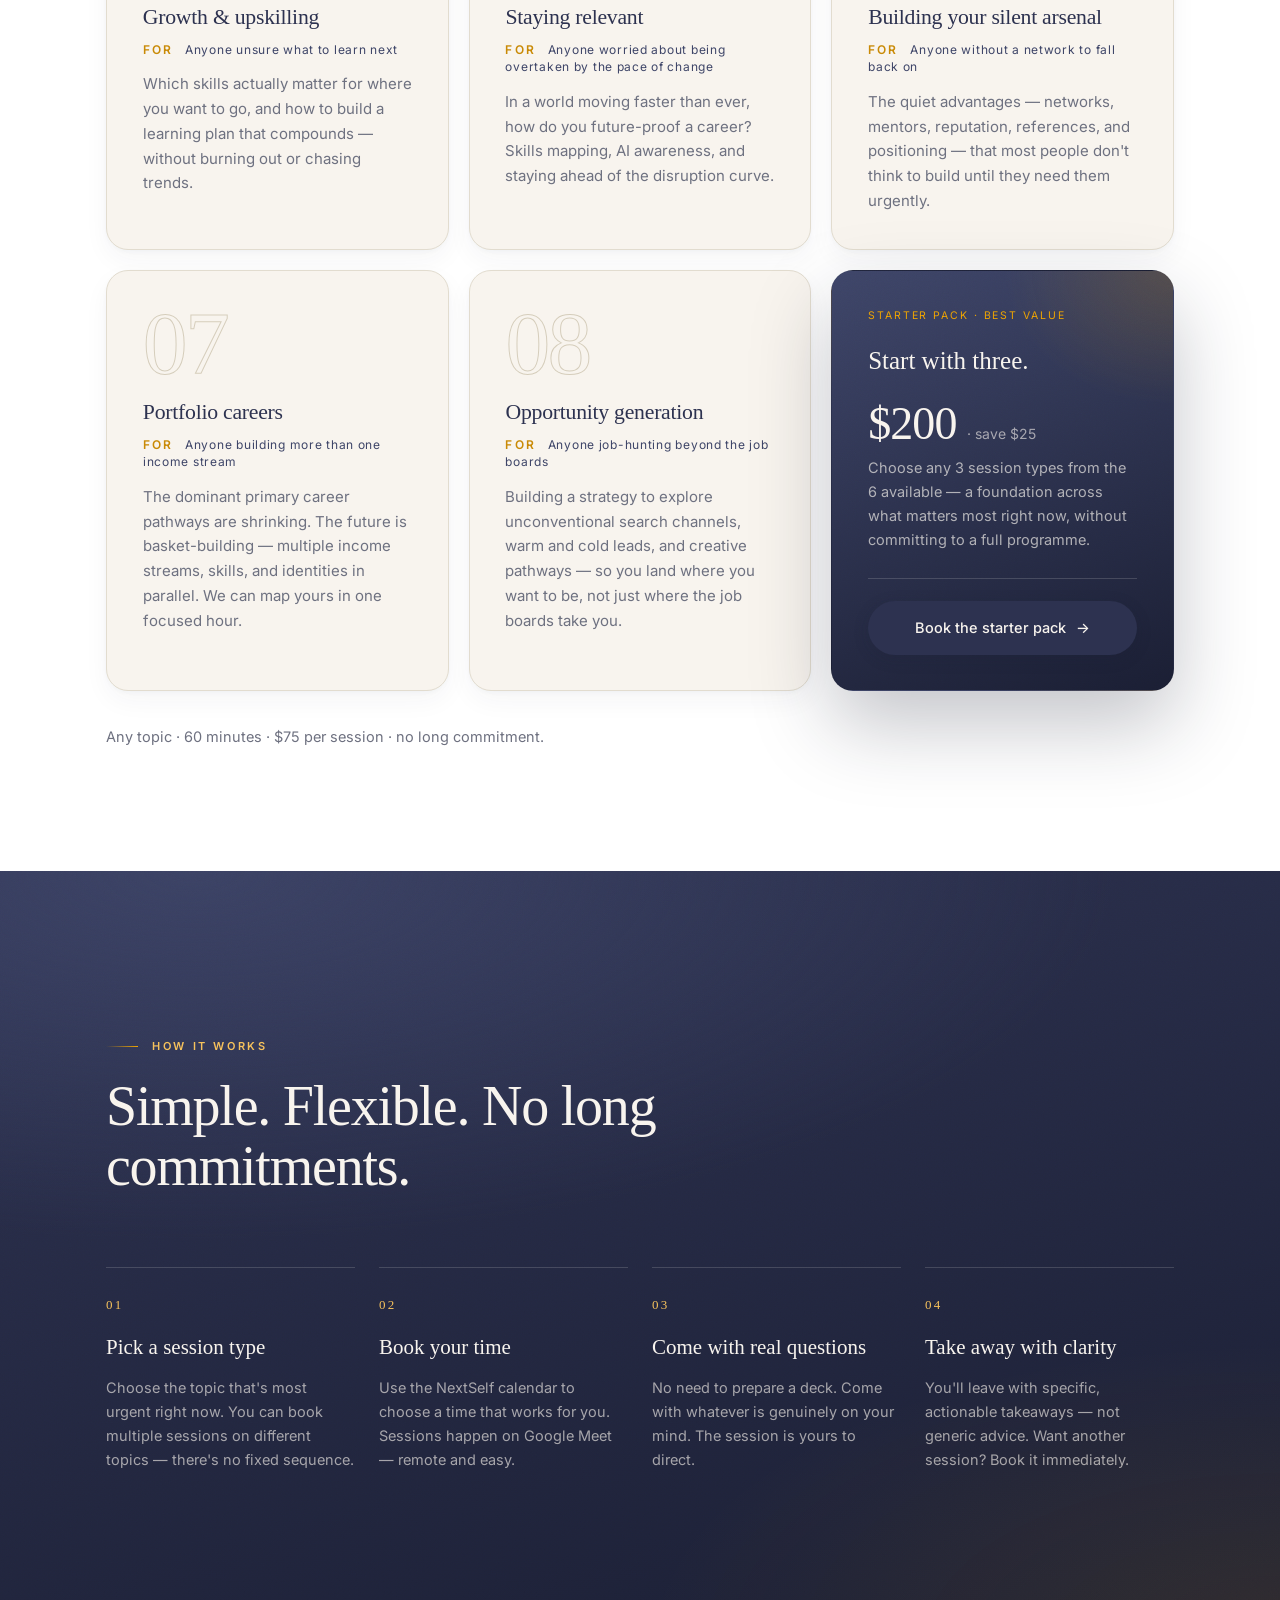
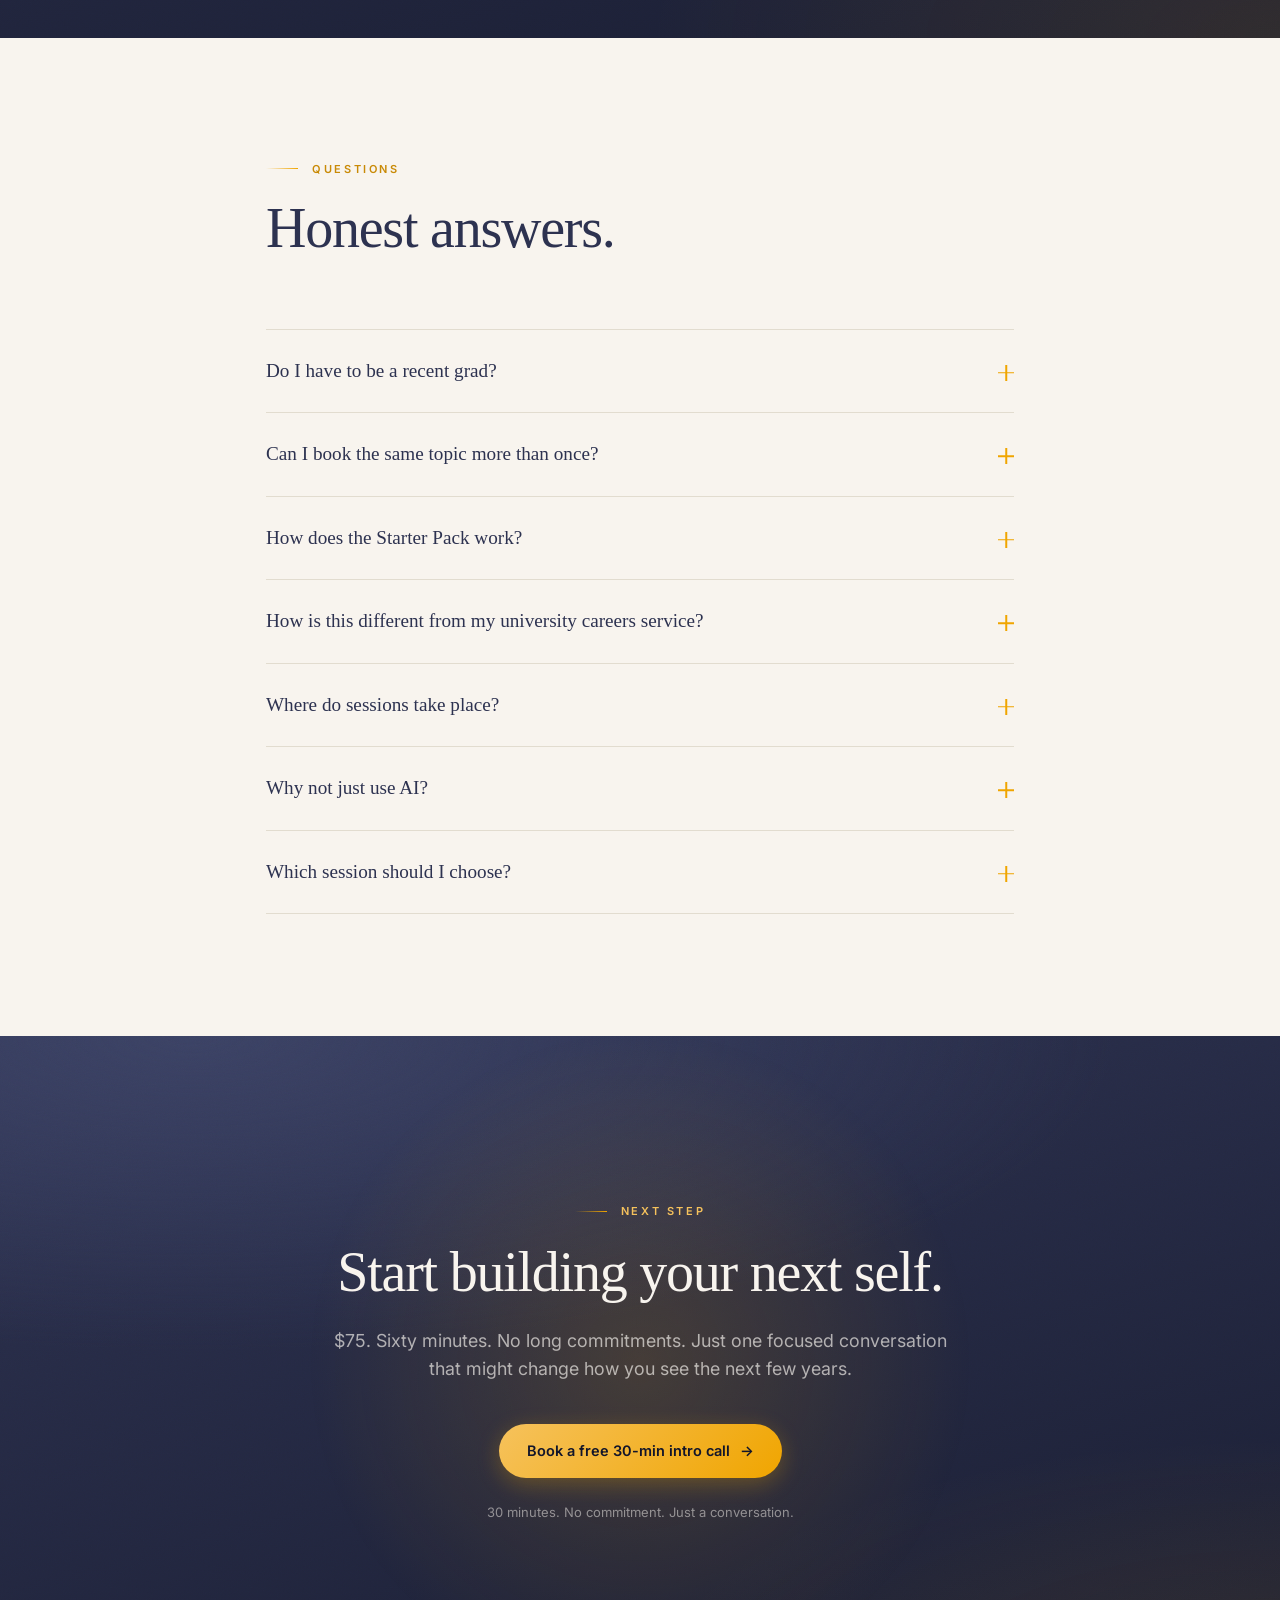
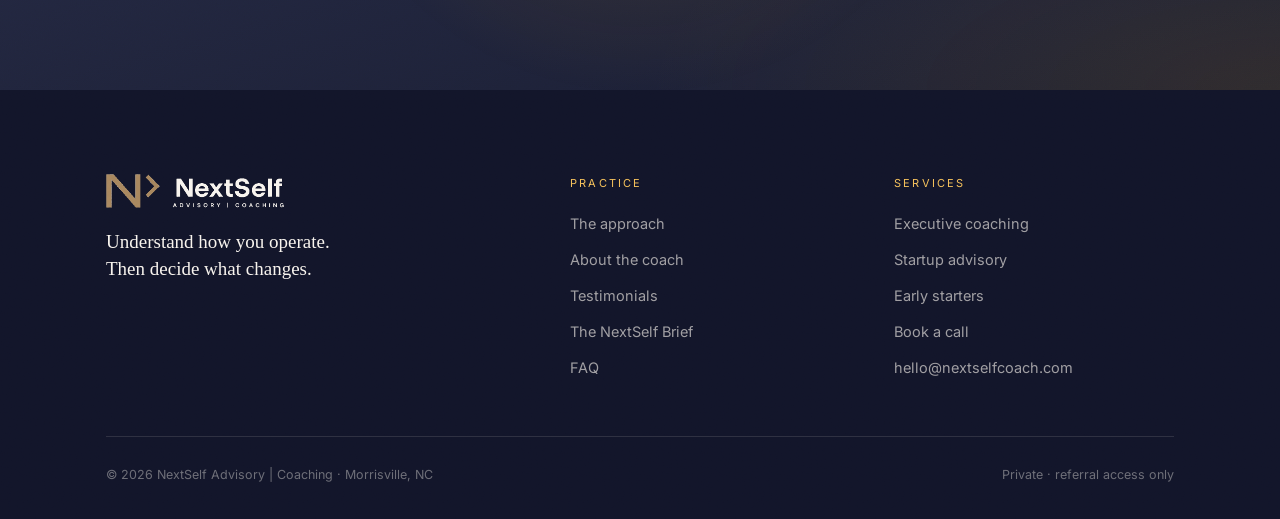
<file: early-starters.html>
<!DOCTYPE html>
<html lang="en">
<head>
<meta charset="utf-8">
<meta name="viewport" content="width=device-width, initial-scale=1">
<title>Early Starters — NextSelf Advisory | Coaching</title>
<meta name="description" content="Coaching for new grads and early-career professionals. Six focused session types, 60 minutes each, $75 per session. No long commitments.">
<meta name="theme-color" content="#2d3250">
<link rel="icon" href="assets/img/mark.svg" type="image/svg+xml">
<link rel="alternate icon" href="assets/img/mark.png" type="image/png">
<meta property="og:title" content="Early Starters — NextSelf">
<meta property="og:description" content="The start matters. Make yours count. Senior perspective for early-career professionals.">
<meta property="og:type" content="website">
<meta property="og:image" content="assets/img/wordmark.png">
<link rel="preconnect" href="https://fonts.googleapis.com">
<link rel="preconnect" href="https://fonts.gstatic.com" crossorigin>
<link href="https://fonts.googleapis.com/css2?family=Inter:wght@400;500;600&display=swap" rel="stylesheet">
<script>document.documentElement.className+=" js";</script>
<link rel="stylesheet" href="assets/css/styles.css">
</head>
<body>

<div class="gate" data-code="nextself2026">
  <div class="gate-inner">
    <img src="assets/img/wordmark-light.png" alt="NextSelf Advisory | Coaching">
    <span class="pill"><span class="dot"></span> Private access · by referral</span>
    <h1 class="h3">This practice is invite-only.</h1>
    <p>NextSelf keeps a deliberately small roster. If you were referred, enter your access code below.</p>
    <form>
      <label for="gate-code" style="position:absolute;width:1px;height:1px;overflow:hidden;clip:rect(0 0 0 0)">Access code</label>
      <input id="gate-code" type="text" placeholder="Access code" autocomplete="off" spellcheck="false">
      <button type="submit" class="btn btn-gold">Enter</button>
    </form>
    <p class="err" role="alert"></p>
    <p class="fine">No code? You may have been sent a direct referral link — check your message.</p>
  </div>
</div>

<header class="nav">
  <div class="nav-inner">
    <a class="nav-logo" href="index.html" aria-label="NextSelf Advisory and Coaching — home">
      <svg class="nav-mark" viewBox="0 0 258 161" aria-hidden="true">
        <defs>
          <linearGradient id="navGold" x1="0" y1="0" x2="0.85" y2="1">
            <stop offset="0%" stop-color="#ffd684"/>
            <stop offset="42%" stop-color="#f5b210"/>
            <stop offset="100%" stop-color="#d98f04"/>
          </linearGradient>
        </defs>
        <g fill="url(#navGold)">
          <rect x="0" y="0" width="25" height="161"/>
          <rect x="139" y="0" width="25" height="161"/>
          <path d="M2 0 H35 L164 157 V161 H143 Z"/>
        </g>
        <path class="nm-chev" d="M197 8 L244 56.5 L197 105" fill="none" stroke="url(#navGold)"
              stroke-width="18" stroke-linecap="butt" stroke-linejoin="miter" stroke-miterlimit="10"/>
      </svg>
      <img class="logo-light" src="assets/img/wordtype-light.png" alt="">
      <img class="logo-dark" src="assets/img/wordtype.png" alt="">
    </a>
    <nav class="nav-links" aria-label="Primary">
      <a href="approach.html">Approach</a>
      <a href="index.html#services" class="is-current" aria-current="page">Services</a>
      <a href="testimonials.html">Testimonials</a>
      <a href="brief.html">The Brief</a>
      <a href="about.html">About</a>
    </nav>
    <div class="nav-cta">
      <a class="btn btn-primary" href="contact.html">Book a call</a>
    </div>
    <button class="nav-toggle" aria-label="Menu" aria-expanded="false"><span></span><span></span><span></span></button>
  </div>
</header>

<main>

<!-- ============ Hero ================================================= -->
<section class="hero">
  <div class="wrap hero-grid">
    <div class="reveal">
      <p class="eyebrow">For new grads &amp; early career</p>
      <h1 class="display">The start matters. Make yours <span class="accent">count</span>.</h1>
      <p class="lede">The first few years of a career shape more than most people realise — how you're perceived, how you grow, and which doors open. NextSelf puts a senior thinking partner in your corner from day one, without the price tag that usually comes with it.</p>
      <div class="hero-actions">
        <a class="btn btn-primary" href="contact.html">Book a free 30-min intro call <span class="arrow">→</span></a>
        <a class="btn btn-ghost" href="#sessions">See what's available</a>
      </div>
      <div class="hero-meta">
        <div><span class="k">$75</span><span class="v">Per 1-hour session</span></div>
        <div><span class="k">6</span><span class="v">Session types</span></div>
        <div><span class="k">No</span><span class="v">Long commitments</span></div>
      </div>
    </div>

    <figure class="hero-figure reveal">
      <svg class="hf-halo" viewBox="0 0 400 400" fill="none" aria-hidden="true">
        <defs>
          <linearGradient id="haloFade" gradientUnits="userSpaceOnUse" x1="40" y1="120" x2="330" y2="330">
            <stop offset="0" stop-color="#f0a500" stop-opacity="0"/>
            <stop offset="0.28" stop-color="#f6c25c" stop-opacity="0.75"/>
            <stop offset="0.62" stop-color="#f0a500" stop-opacity="0.5"/>
            <stop offset="1" stop-color="#f0a500" stop-opacity="0"/>
          </linearGradient>
        </defs>
        <circle cx="200" cy="200" r="190" stroke="rgba(248,244,238,0.09)" stroke-width="1"/>
        <path d="M21.5 135 A190 190 0 1 1 295 364.5" stroke="url(#haloFade)" stroke-width="1.6" stroke-linecap="round"/>
      </svg>
      <div class="hf-frame">
        <img src="assets/img/indrasanan.jpg" alt="Indrasanan Krishnan, founder and coach at NextSelf" width="900" height="738">
      </div>
      <span class="hf-chip">Senior perspective, from day one</span>
      <figcaption class="hf-card">
        <svg class="hf-mark" viewBox="0 0 258 161" aria-hidden="true">
          <defs><linearGradient id="nsGold" x1="0" y1="0" x2="1" y2="1">
            <stop offset="0%" stop-color="#f6c25c"/><stop offset="52%" stop-color="#f0a500"/><stop offset="100%" stop-color="#c07f05"/>
          </linearGradient></defs>
          <g fill="url(#nsGold)">
            <rect x="0" y="0" width="25" height="161"/><rect x="139" y="0" width="25" height="161"/>
            <path d="M2 0 H35 L164 157 V161 H143 Z"/>
          </g>
          <path d="M197 8 L244 56.5 L197 105" fill="none" stroke="url(#nsGold)" stroke-width="18" stroke-linecap="butt" stroke-linejoin="miter" stroke-miterlimit="10"/>
        </svg>
        <span>
          <strong>Indrasanan Krishnan</strong>
          <em>Founder &amp; coach</em>
        </span>
      </figcaption>
    </figure>
  </div>
</section>

<div class="marquee" aria-hidden="true">
  <div class="marquee-track">
    <span>60-minute sessions</span><span>Remote via Google Meet</span><span>Book what you need</span>
    <span>Peer-level, not transactional</span><span>Completely confidential</span>
    <span>60-minute sessions</span><span>Remote via Google Meet</span><span>Book what you need</span>
    <span>Peer-level, not transactional</span><span>Completely confidential</span>
  </div>
</div>

<!-- ============ Who this is for ====================================== -->
<section class="sec" id="who">
  <div class="wrap">
    <div class="sec-head reveal">
      <p class="eyebrow">Who this is for</p>
      <h2 class="h2">The early career is harder than it looks.</h2>
      <p class="lede">You're smart, ambitious, and working hard — but nobody hands you the manual. This is for the gap between where you are and where you want to be.</p>
    </div>

    <div class="fit-grid">
      <ul class="fit-list">
        <li class="reveal">
          <h3 class="h3">You're navigating a new world</h3>
          <p class="body">New to the workplace, new to the norms — figuring it all out while also trying to perform. A senior perspective can compress years of learning into a single conversation.</p>
        </li>
        <li class="reveal">
          <h3 class="h3">You want to build your self-worth, visibility, and reputation — not just hold a job</h3>
          <p class="body">You're thinking about your personal brand, your skills map, your trajectory — and you want to be intentional about all of it, not reactive.</p>
        </li>
        <li class="reveal">
          <h3 class="h3">You're building your visibility and personal brand</h3>
        </li>
        <li class="reveal">
          <h3 class="h3">You're navigating a pivot, or building a portfolio career</h3>
        </li>
      </ul>

      <aside class="fit-not reveal">
        <h3>This may not be the right fit if…</h3>
        <ul>
          <li>You're looking for someone to tell you exactly what to do — coaching requires your active participation.</li>
          <li>You want validation more than honest feedback. I'll be straight with you, always.</li>
          <li>You're not yet ready to invest in yourself — a single session has to be worth your time too.</li>
          <li>You expect results without follow-through. The real work happens between sessions.</li>
        </ul>
      </aside>
    </div>
  </div>
</section>

<!-- ============ Sessions ============================================ -->
<section class="sec sec-paper" id="sessions">
  <div class="wrap">
    <div class="sec-head reveal">
      <p class="eyebrow">Session types</p>
      <h2 class="h2">Pick your focus. Book when you need it.</h2>
      <p class="lede">Each session is 60 minutes, focused on one topic. No fluff, no filler — structured conversation and clear takeaways. There's no fixed sequence; start wherever it's most urgent.</p>
    </div>

    <div class="routes" style="grid-template-columns:repeat(3,1fr)">
      <article class="card reveal">
        <span class="ghost-num">01</span>
        <h3 class="h3">Handling exam pressures</h3>
        <p class="who"><b>For</b> Students and anyone facing high-stakes assessment</p>
        <p class="body">Performance anxiety, exam strategy, mental preparation, and recovering when things don't go as planned. Practical and honest.</p>
      </article>
      <article class="card reveal">
        <span class="ghost-num">02</span>
        <h3 class="h3">Building your professional brand</h3>
        <p class="who"><b>For</b> Anyone whose work is better than their reputation</p>
        <p class="body">How to present yourself, online and in person. LinkedIn, how you're perceived at work, and crafting a narrative that opens doors.</p>
      </article>
      <article class="card reveal">
        <span class="ghost-num">03</span>
        <h3 class="h3">Work relationships &amp; dynamics</h3>
        <p class="who"><b>For</b> Anyone navigating a difficult manager, team or culture</p>
        <p class="body">Navigating colleagues, managers, conflict, and culture — building real relationships that support your growth without losing yourself.</p>
      </article>
      <article class="card reveal">
        <span class="ghost-num">04</span>
        <h3 class="h3">Growth &amp; upskilling</h3>
        <p class="who"><b>For</b> Anyone unsure what to learn next</p>
        <p class="body">Which skills actually matter for where you want to go, and how to build a learning plan that compounds — without burning out or chasing trends.</p>
      </article>
      <article class="card reveal">
        <span class="ghost-num">05</span>
        <h3 class="h3">Staying relevant</h3>
        <p class="who"><b>For</b> Anyone worried about being overtaken by the pace of change</p>
        <p class="body">In a world moving faster than ever, how do you future-proof a career? Skills mapping, AI awareness, and staying ahead of the disruption curve.</p>
      </article>
      <article class="card reveal">
        <span class="ghost-num">06</span>
        <h3 class="h3">Building your silent arsenal</h3>
        <p class="who"><b>For</b> Anyone without a network to fall back on</p>
        <p class="body">The quiet advantages — networks, mentors, reputation, references, and positioning — that most people don't think to build until they need them urgently.</p>
      </article>
      <article class="card reveal">
        <span class="ghost-num">07</span>
        <h3 class="h3">Portfolio careers</h3>
        <p class="who"><b>For</b> Anyone building more than one income stream</p>
        <p class="body">The dominant primary career pathways are shrinking. The future is basket-building — multiple income streams, skills, and identities in parallel. We can map yours in one focused hour.</p>
      </article>
      <article class="card reveal">
        <span class="ghost-num">08</span>
        <h3 class="h3">Opportunity generation</h3>
        <p class="who"><b>For</b> Anyone job-hunting beyond the job boards</p>
        <p class="body">Building a strategy to explore unconventional search channels, warm and cold leads, and creative pathways — so you land where you want to be, not just where the job boards take you.</p>
      </article>

      <article class="card tier is-featured reveal">
        <span class="tier-note" style="color:var(--gold)">Starter pack · best value</span>
        <span class="tier-name">Start with three.</span>
        <div class="tier-price">$200 <span>· save $25</span></div>
        <p class="tier-desc">Choose any 3 session types from the 6 available — a foundation across what matters most right now, without committing to a full programme.</p>
        <div style="padding-top:22px;margin-top:auto">
          <a class="btn btn-primary" href="contact.html">Book the starter pack <span class="arrow">→</span></a>
        </div>
      </article>
    </div>

    <p class="price-foot reveal">Any topic · 60 minutes · $75 per session · no long commitment.</p>
  </div>
</section>

<!-- ============ How it works ======================================== -->
<section class="sec-lg sec-dark" id="how">
  <div class="wrap">
    <div class="sec-head reveal">
      <p class="eyebrow">How it works</p>
      <h2 class="h2">Simple. Flexible. No long commitments.</h2>
    </div>

    <div class="steps">
      <div class="step reveal">
        <span class="num">01</span>
        <h3>Pick a session type</h3>
        <p>Choose the topic that's most urgent right now. You can book multiple sessions on different topics — there's no fixed sequence.</p>
      </div>
      <div class="step reveal">
        <span class="num">02</span>
        <h3>Book your time</h3>
        <p>Use the NextSelf calendar to choose a time that works for you. Sessions happen on Google Meet — remote and easy.</p>
      </div>
      <div class="step reveal">
        <span class="num">03</span>
        <h3>Come with real questions</h3>
        <p>No need to prepare a deck. Come with whatever is genuinely on your mind. The session is yours to direct.</p>
      </div>
      <div class="step reveal">
        <span class="num">04</span>
        <h3>Take away with clarity</h3>
        <p>You'll leave with specific, actionable takeaways — not generic advice. Want another session? Book it immediately.</p>
      </div>
    </div>
  </div>
</section>

<!-- ============ FAQ ================================================= -->
<section class="sec" id="faq">
  <div class="wrap-narrow">
    <div class="sec-head reveal">
      <p class="eyebrow">Questions</p>
      <h2 class="h2">Honest answers.</h2>
    </div>

    <div class="faq reveal">
      <div class="faq-item">
        <button class="faq-q" aria-expanded="false">Do I have to be a recent grad?<span class="faq-icon"></span></button>
        <div class="faq-a"><div class="faq-a-inner"><p>Not strictly. These sessions are designed for people in the first three to five years of their career. If you're a student about to enter the workforce, that works too. If you're further along and still find the topics relevant, reach out — we can figure out if it's a fit.</p></div></div>
      </div>
      <div class="faq-item">
        <button class="faq-q" aria-expanded="false">Can I book the same topic more than once?<span class="faq-icon"></span></button>
        <div class="faq-a"><div class="faq-a-inner"><p>Yes. Each session stands alone, so you can revisit the same topic as things evolve. A lot changes quickly in early career — a second or third session on the same topic, a few months later, often lands very differently.</p></div></div>
      </div>
      <div class="faq-item">
        <button class="faq-q" aria-expanded="false">How does the Starter Pack work?<span class="faq-icon"></span></button>
        <div class="faq-a"><div class="faq-a-inner"><p>The Starter Pack is 3 sessions for $200 — a saving of $25 versus booking individually. You choose which 3 session types to use and can schedule them at your own pace. Book via the same link and mention the pack on the call to confirm the rate.</p></div></div>
      </div>
      <div class="faq-item">
        <button class="faq-q" aria-expanded="false">How is this different from my university careers service?<span class="faq-icon"></span></button>
        <div class="faq-a"><div class="faq-a-inner"><p>University career advisors are generalists who often haven't worked in the industries they advise on. NextSelf advisory comes from 35+ years of real operational experience across five industries. The conversations are peer-level, not transactional — and completely confidential.</p></div></div>
      </div>
      <div class="faq-item">
        <button class="faq-q" aria-expanded="false">Where do sessions take place?<span class="faq-icon"></span></button>
        <div class="faq-a"><div class="faq-a-inner"><p>All sessions are online, via Google Meet. Easy to join from anywhere, with nothing to travel to.</p></div></div>
      </div>
      <div class="faq-item">
        <button class="faq-q" aria-expanded="false">Why not just use AI?<span class="faq-icon"></span></button>
        <div class="faq-a"><div class="faq-a-inner">
          <p>AI is genuinely good at information and frameworks. What it cannot do is notice what you are not saying — the hesitation, the thing you skip past, where the real pressure actually sits.</p>
          <p>It answers the question you thought to ask. A conversation with someone who has done the job surfaces the one you did not, and then holds you to what you decided. That is 35+ years across five industries and four continents applied to your situation, with a follow-up afterwards rather than a one-off answer. Both have their place. They are not the same tool.</p>
        </div></div>
      </div>
      <div class="faq-item">
        <button class="faq-q" aria-expanded="false">Which session should I choose?<span class="faq-icon"></span></button>
        <div class="faq-a"><div class="faq-a-inner"><p>Start with whichever topic feels most urgent right now. Or send a quick message to <a href="mailto:hello@nextselfcoach.com" style="border-bottom:1px solid var(--gold)">hello@nextselfcoach.com</a> with a line about where you are, and I'll point you in the right direction.</p></div></div>
      </div>
    </div>
  </div>
</section>

<!-- ============ CTA ================================================= -->
<section class="sec-lg sec-dark cta-block">
  <div class="wrap-narrow">
    <p class="eyebrow center">Next step</p>
    <h2 class="h2">Start building your next self.</h2>
    <p class="lede">$75. Sixty minutes. No long commitments. Just one focused conversation that might change how you see the next few years.</p>
    <div class="cta-actions">
      <a class="btn btn-gold" href="contact.html">Book a free 30-min intro call <span class="arrow">→</span></a>
    </div>
    <p class="cta-fine">30 minutes. No commitment. Just a conversation.</p>
  </div>
</section>

</main>

<footer class="footer">
  <div class="wrap">
    <div class="footer-top">
      <div>
        <div class="footer-logo"><img src="assets/img/wordmark-light.png" alt="NextSelf Advisory | Coaching"></div>
        <p class="footer-tag">Understand how you operate. Then decide what changes.</p>
      </div>
      <div>
        <h4>Practice</h4>
        <ul>
          <li><a href="approach.html">The approach</a></li>
          <li><a href="about.html">About the coach</a></li>
          <li><a href="testimonials.html">Testimonials</a></li>
          <li><a href="brief.html">The NextSelf Brief</a></li>
          <li><a href="faq.html">FAQ</a></li>
        </ul>
      </div>
      <div>
        <h4>Services</h4>
        <ul>
          <li><a href="coaching.html">Executive coaching</a></li>
          <li><a href="startup-advisory.html">Startup advisory</a></li>
          <li><a href="early-starters.html">Early starters</a></li>
          <li><a href="contact.html">Book a call</a></li>
          <li><a href="mailto:hello@nextselfcoach.com">hello@nextselfcoach.com</a></li>
        </ul>
      </div>
    </div>
    <div class="footer-bottom">
      <span>© <span data-year>2026</span> NextSelf Advisory | Coaching · Morrisville, NC</span>
      <span>Private · referral access only</span>
    </div>
  </div>
</footer>

<script src="assets/js/main.js"></script>
</body>
</html>
</file>
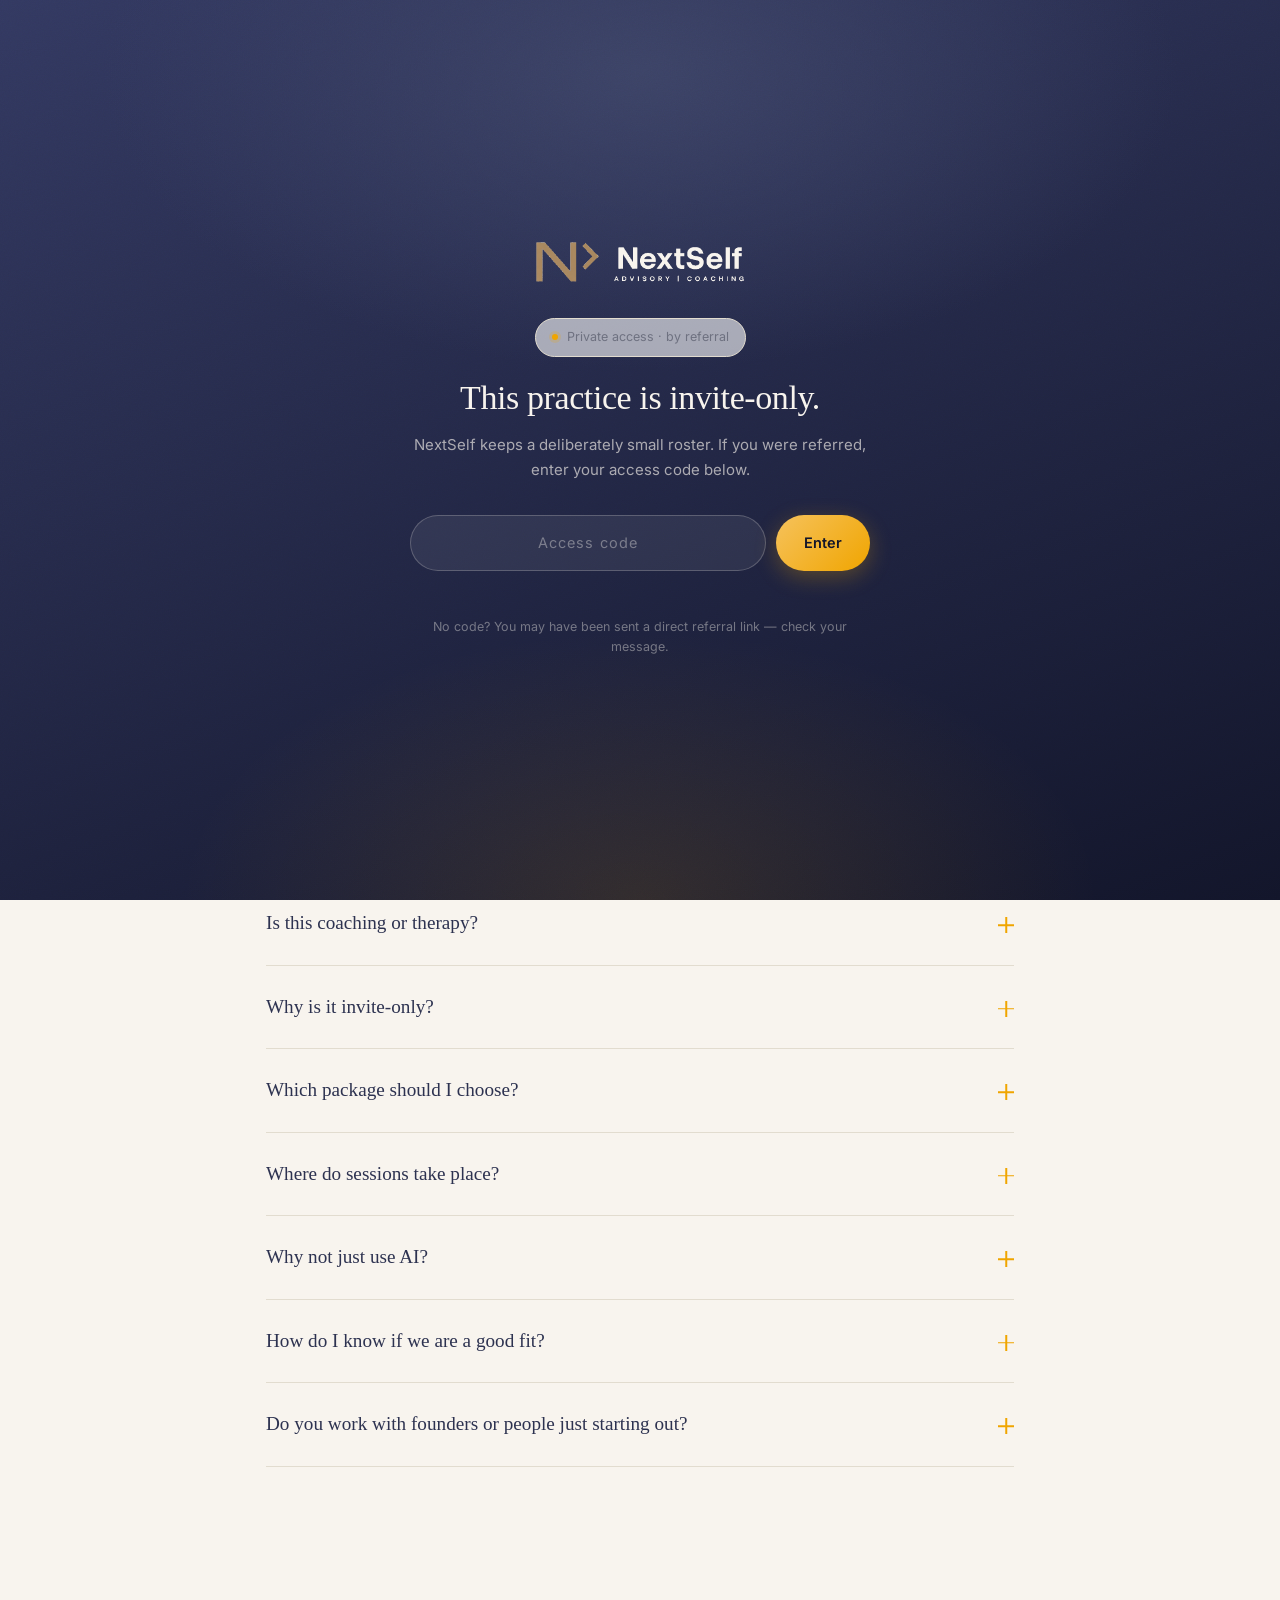
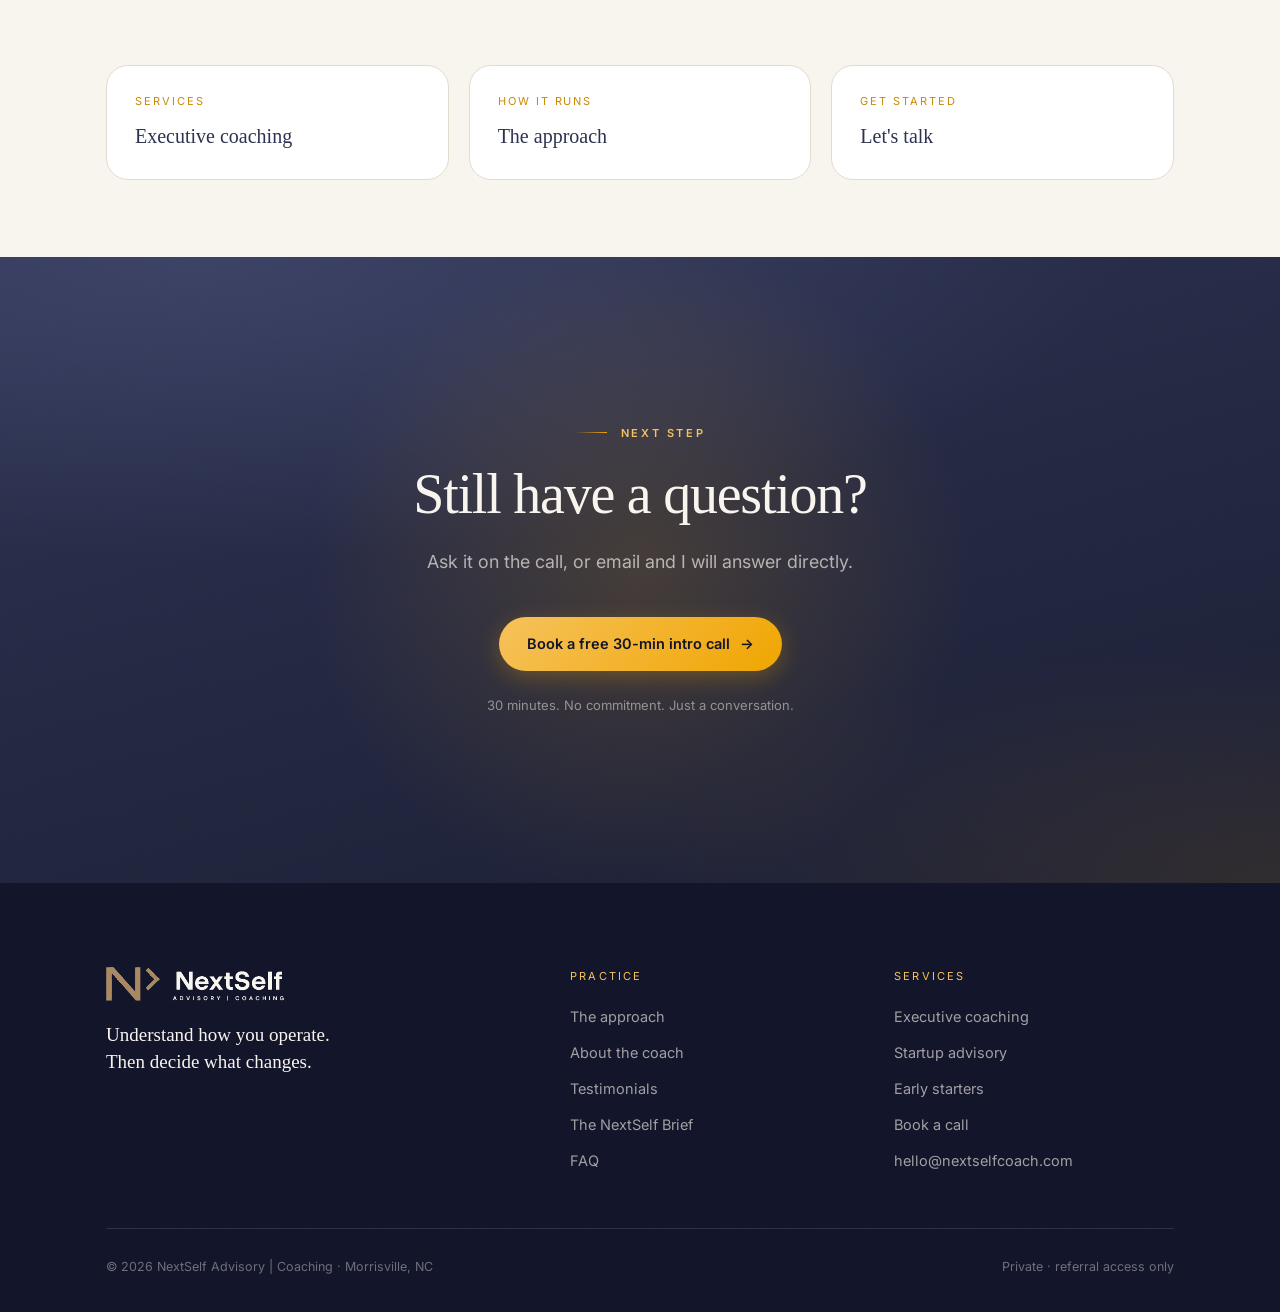
<file: faq.html>
<!DOCTYPE html>
<html lang="en">
<head>
<meta charset="utf-8">
<meta name="viewport" content="width=device-width, initial-scale=1">
<title>FAQ — NextSelf Advisory | Coaching</title>
<meta name="description" content="Honest answers about how NextSelf coaching works, who it is for, pricing, and what to expect.">
<meta name="theme-color" content="#2d3250">
<link rel="icon" href="assets/img/mark.svg" type="image/svg+xml">
<link rel="alternate icon" href="assets/img/mark.png" type="image/png">
<meta property="og:title" content="FAQ — NextSelf Advisory | Coaching">
<meta property="og:description" content="Honest answers about how NextSelf coaching works, who it is for, pricing, and what to expect.">
<meta property="og:type" content="website">
<meta property="og:image" content="assets/img/wordmark.png">
<link rel="preconnect" href="https://fonts.googleapis.com">
<link rel="preconnect" href="https://fonts.gstatic.com" crossorigin>
<link href="https://fonts.googleapis.com/css2?family=Inter:wght@400;500;600&display=swap" rel="stylesheet">
<script>document.documentElement.className+=" js";</script>
<link rel="stylesheet" href="assets/css/styles.css">
</head>
<body>

<!-- Positioning device, not access control. See README.md. -->
<div class="gate" data-code="nextself2026">
  <div class="gate-inner">
    <img src="assets/img/wordmark-light.png" alt="NextSelf Advisory | Coaching">
    <span class="pill"><span class="dot"></span> Private access · by referral</span>
    <h1 class="h3">This practice is invite-only.</h1>
    <p>NextSelf keeps a deliberately small roster. If you were referred, enter your access code below.</p>
    <form>
      <label for="gate-code" style="position:absolute;width:1px;height:1px;overflow:hidden;clip:rect(0 0 0 0)">Access code</label>
      <input id="gate-code" type="text" placeholder="Access code" autocomplete="off" spellcheck="false">
      <button type="submit" class="btn btn-gold">Enter</button>
    </form>
    <p class="err" role="alert"></p>
    <p class="fine">No code? You may have been sent a direct referral link — check your message.</p>
  </div>
</div>

<header class="nav">
  <div class="nav-inner">
    <a class="nav-logo" href="index.html" aria-label="NextSelf Advisory and Coaching — home">
      <svg class="nav-mark" viewBox="0 0 258 161" aria-hidden="true">
        <defs>
          <linearGradient id="navGold" x1="0" y1="0" x2="0.85" y2="1">
            <stop offset="0%" stop-color="#ffd684"/>
            <stop offset="42%" stop-color="#f5b210"/>
            <stop offset="100%" stop-color="#d98f04"/>
          </linearGradient>
        </defs>
        <g fill="url(#navGold)">
          <rect x="0" y="0" width="25" height="161"/>
          <rect x="139" y="0" width="25" height="161"/>
          <path d="M2 0 H35 L164 157 V161 H143 Z"/>
        </g>
        <path class="nm-chev" d="M197 8 L244 56.5 L197 105" fill="none" stroke="url(#navGold)"
              stroke-width="18" stroke-linecap="butt" stroke-linejoin="miter" stroke-miterlimit="10"/>
      </svg>
      <img class="logo-light" src="assets/img/wordtype-light.png" alt="">
      <img class="logo-dark" src="assets/img/wordtype.png" alt="">
    </a>
    <nav class="nav-links" aria-label="Primary">
      <a href="approach.html">Approach</a>
      <a href="index.html#services">Services</a>
      <a href="testimonials.html">Testimonials</a>
      <a href="brief.html">The Brief</a>
      <a href="about.html">About</a>
    </nav>
    <div class="nav-cta">
      <a class="btn btn-primary" href="contact.html">Book a call</a>
    </div>
    <button class="nav-toggle" aria-label="Menu" aria-expanded="false"><span></span><span></span><span></span></button>
  </div>
</header>

<main>

<section class="page-hero">
  <div class="wrap">
    <p class="crumb reveal"><a href="index.html">Home</a> <span>/</span> FAQ</p>
    <div class="reveal" style="margin-top:26px">
      <p class="eyebrow">Questions</p>
      <h1 class="display">Honest <span class="accent">answers</span>.</h1>
      <p class="lede">Everything people usually ask before the first conversation. If yours is not here, just email and ask.</p>
      
    </div>
  </div>
</section>

<section class="sec">
  <div class="wrap-narrow">
    <div class="faq reveal">
      <div class="faq-item">
        <button class="faq-q" aria-expanded="false">Who will I be working with?<span class="faq-icon"></span></button>
        <div class="faq-a"><div class="faq-a-inner">
          <p>Indrasanan Krishnan — an executive leader, coach, and mentor with 35+ years of experience built from the ground up across operations, enterprise technology consulting, and global SaaS leadership, spanning five industries and four continents.</p>
          <p>Over that journey — directing a $55M global transformation programme, building and leading a 145-person international organisation, and delivering 50+ enterprise programmes across 45+ organisations worldwide — one pattern kept repeating: the most meaningful impact rarely came from the work itself. It came from helping people think clearly, lead with confidence, and navigate what was next.</p>
        </div></div>
      </div>
      <div class="faq-item">
        <button class="faq-q" aria-expanded="false">How is this different from other coaching?<span class="faq-icon"></span></button>
        <div class="faq-a"><div class="faq-a-inner"><p>Most coaching programmes are built for a generic audience. NextSelf is designed for professionals navigating the intersection of a demanding career, cultural identity, and personal growth — all at once. The coaching is deeply personalised, not templated. You work on what actually matters in your life.</p></div></div>
      </div>
      <div class="faq-item">
        <button class="faq-q" aria-expanded="false">What if it doesn't work?<span class="faq-icon"></span></button>
        <div class="faq-a"><div class="faq-a-inner"><p>From day one we set specific goals together, with clear tracking across each pillar. Results in coaching are a shared responsibility. The framework, support, and accountability are all here — but real progress requires your honest effort. When both sides show up fully, meaningful change follows.</p></div></div>
      </div>
      <div class="faq-item">
        <button class="faq-q" aria-expanded="false">Is this coaching or therapy?<span class="faq-icon"></span></button>
        <div class="faq-a"><div class="faq-a-inner"><p>They're different. Therapy focuses on healing the past; coaching focuses on designing the future. NextSelf is forward-focused coaching. If you're dealing with clinical mental health concerns, I may refer you to a therapist alongside our work together.</p></div></div>
      </div>
      <div class="faq-item">
        <button class="faq-q" aria-expanded="false">Why is it invite-only?<span class="faq-icon"></span></button>
        <div class="faq-a"><div class="faq-a-inner"><p>NextSelf is a boutique, high-touch practice. Keeping it invite-only means every client gets the depth of attention they deserve. It also means every person in this space has been vouched for — which creates a foundation of trust from day one.</p></div></div>
      </div>
      <div class="faq-item">
        <button class="faq-q" aria-expanded="false">Which package should I choose?<span class="faq-icon"></span></button>
        <div class="faq-a"><div class="faq-a-inner"><p>Book a free 30-minute discovery call. We'll talk about where you are, where you want to go, and which engagement makes sense right now. No pressure, no commitment required.</p></div></div>
      </div>
      <div class="faq-item">
        <button class="faq-q" aria-expanded="false">Where do sessions take place?<span class="faq-icon"></span></button>
        <div class="faq-a"><div class="faq-a-inner"><p>All sessions are online, via Google Meet. That works well for deep coaching conversations, and it means we can work together wherever you are.</p></div></div>
      </div>
      <div class="faq-item">
        <button class="faq-q" aria-expanded="false">Why not just use AI?<span class="faq-icon"></span></button>
        <div class="faq-a"><div class="faq-a-inner">
          <p>AI is genuinely good at information and frameworks. What it cannot do is notice what you are not saying — the hesitation, the thing you skip past, where the real pressure actually sits.</p>
          <p>It answers the question you thought to ask. A conversation with someone who has done the job surfaces the one you did not, and then holds you to what you decided. That is 35+ years across five industries and four continents applied to your situation, with a follow-up afterwards rather than a one-off answer. Both have their place. They are not the same tool.</p>
        </div></div>
      </div>
      <div class="faq-item">
        <button class="faq-q" aria-expanded="false">How do I know if we are a good fit?<span class="faq-icon"></span></button>
        <div class="faq-a"><div class="faq-a-inner"><p>That's exactly what the free discovery call is for. Thirty minutes, no pitch, no pressure. If there's genuine alignment, we talk next steps. If not, I'll tell you honestly and may point you to someone better suited.</p></div></div>
      </div>
      <div class="faq-item">
        <button class="faq-q" aria-expanded="false">Do you work with founders or people just starting out?<span class="faq-icon"></span></button>
        <div class="faq-a"><div class="faq-a-inner"><p>Yes — both have their own practice. <a href="startup-advisory.html" style="border-bottom:1px solid var(--gold)">Startup Advisory</a> is for founders and early-stage teams, priced as a block of hours or a scoped project. <a href="early-starters.html" style="border-bottom:1px solid var(--gold)">Early Starters</a> is for new grads and early-career professionals, at $75 per 60-minute session.</p></div></div>
      </div>
    </div>
  </div>
</section>

<section class="sec-sm">
  <div class="wrap">
    <div class="pagenav">
      <a class="reveal" href="coaching.html"><span class="k">Services</span><span class="t">Executive coaching</span></a>
      <a class="reveal" href="approach.html"><span class="k">How it runs</span><span class="t">The approach</span></a>
      <a class="reveal" href="contact.html"><span class="k">Get started</span><span class="t">Let's talk</span></a>
    </div>
  </div>
</section>

<section class="sec-lg sec-dark cta-block">
  <div class="wrap-narrow">
    <p class="eyebrow center">Next step</p>
    <h2 class="h2">Still have a question?</h2>
    <p class="lede">Ask it on the call, or email and I will answer directly.</p>
    <div class="cta-actions">
      <a class="btn btn-gold" href="contact.html">Book a free 30-min intro call <span class="arrow">→</span></a>
    </div>
    <p class="cta-fine">30 minutes. No commitment. Just a conversation.</p>
  </div>
</section>

</main>

<footer class="footer">
  <div class="wrap">
    <div class="footer-top">
      <div>
        <div class="footer-logo"><img src="assets/img/wordmark-light.png" alt="NextSelf Advisory | Coaching"></div>
        <p class="footer-tag">Understand how you operate. Then decide what changes.</p>
      </div>
      <div>
        <h4>Practice</h4>
        <ul>
          <li><a href="approach.html">The approach</a></li>
          <li><a href="about.html">About the coach</a></li>
          <li><a href="testimonials.html">Testimonials</a></li>
          <li><a href="brief.html">The NextSelf Brief</a></li>
          <li><a href="faq.html">FAQ</a></li>
        </ul>
      </div>
      <div>
        <h4>Services</h4>
        <ul>
          <li><a href="coaching.html">Executive coaching</a></li>
          <li><a href="startup-advisory.html">Startup advisory</a></li>
          <li><a href="early-starters.html">Early starters</a></li>
          <li><a href="contact.html">Book a call</a></li>
          <li><a href="mailto:hello@nextselfcoach.com">hello@nextselfcoach.com</a></li>
        </ul>
      </div>
    </div>
    <div class="footer-bottom">
      <span>© <span data-year>2026</span> NextSelf Advisory | Coaching · Morrisville, NC</span>
      <span>Private · referral access only</span>
    </div>
  </div>
</footer>

<script src="assets/js/main.js"></script>
</body>
</html>
</file>
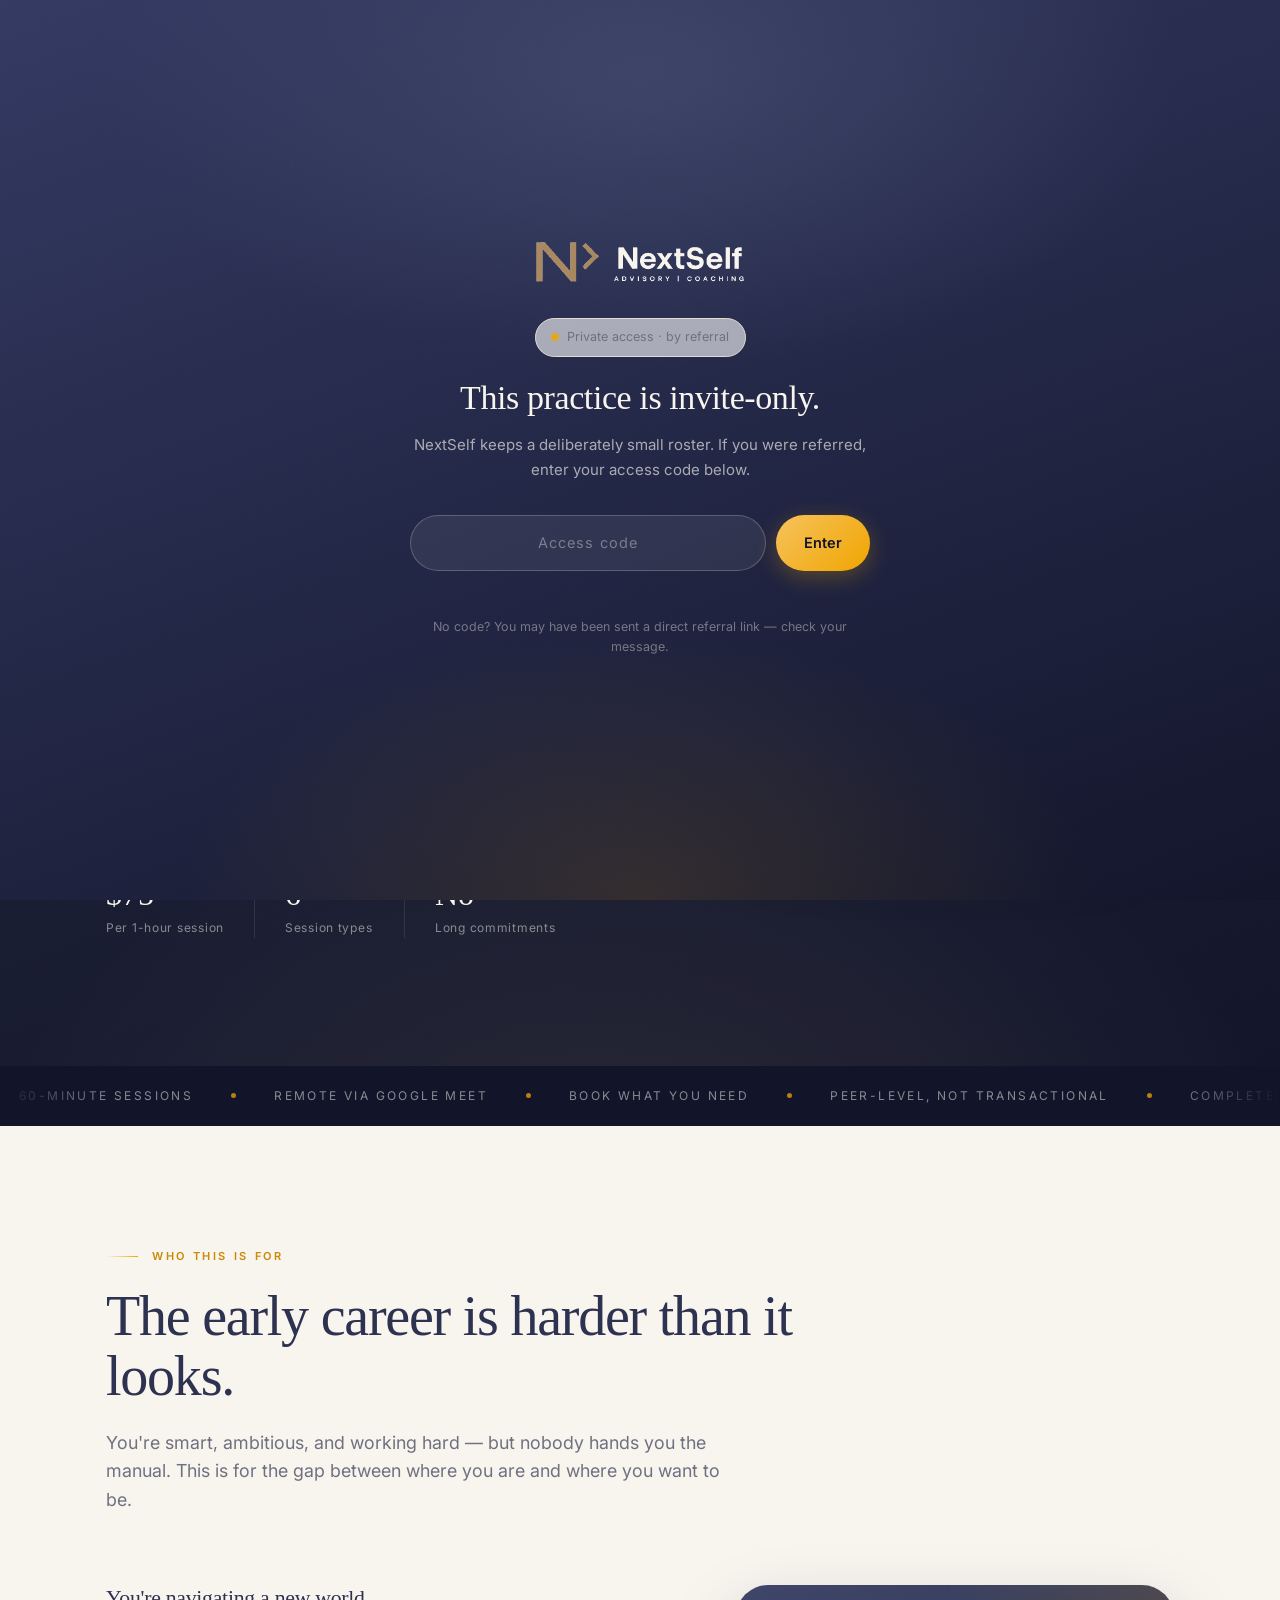
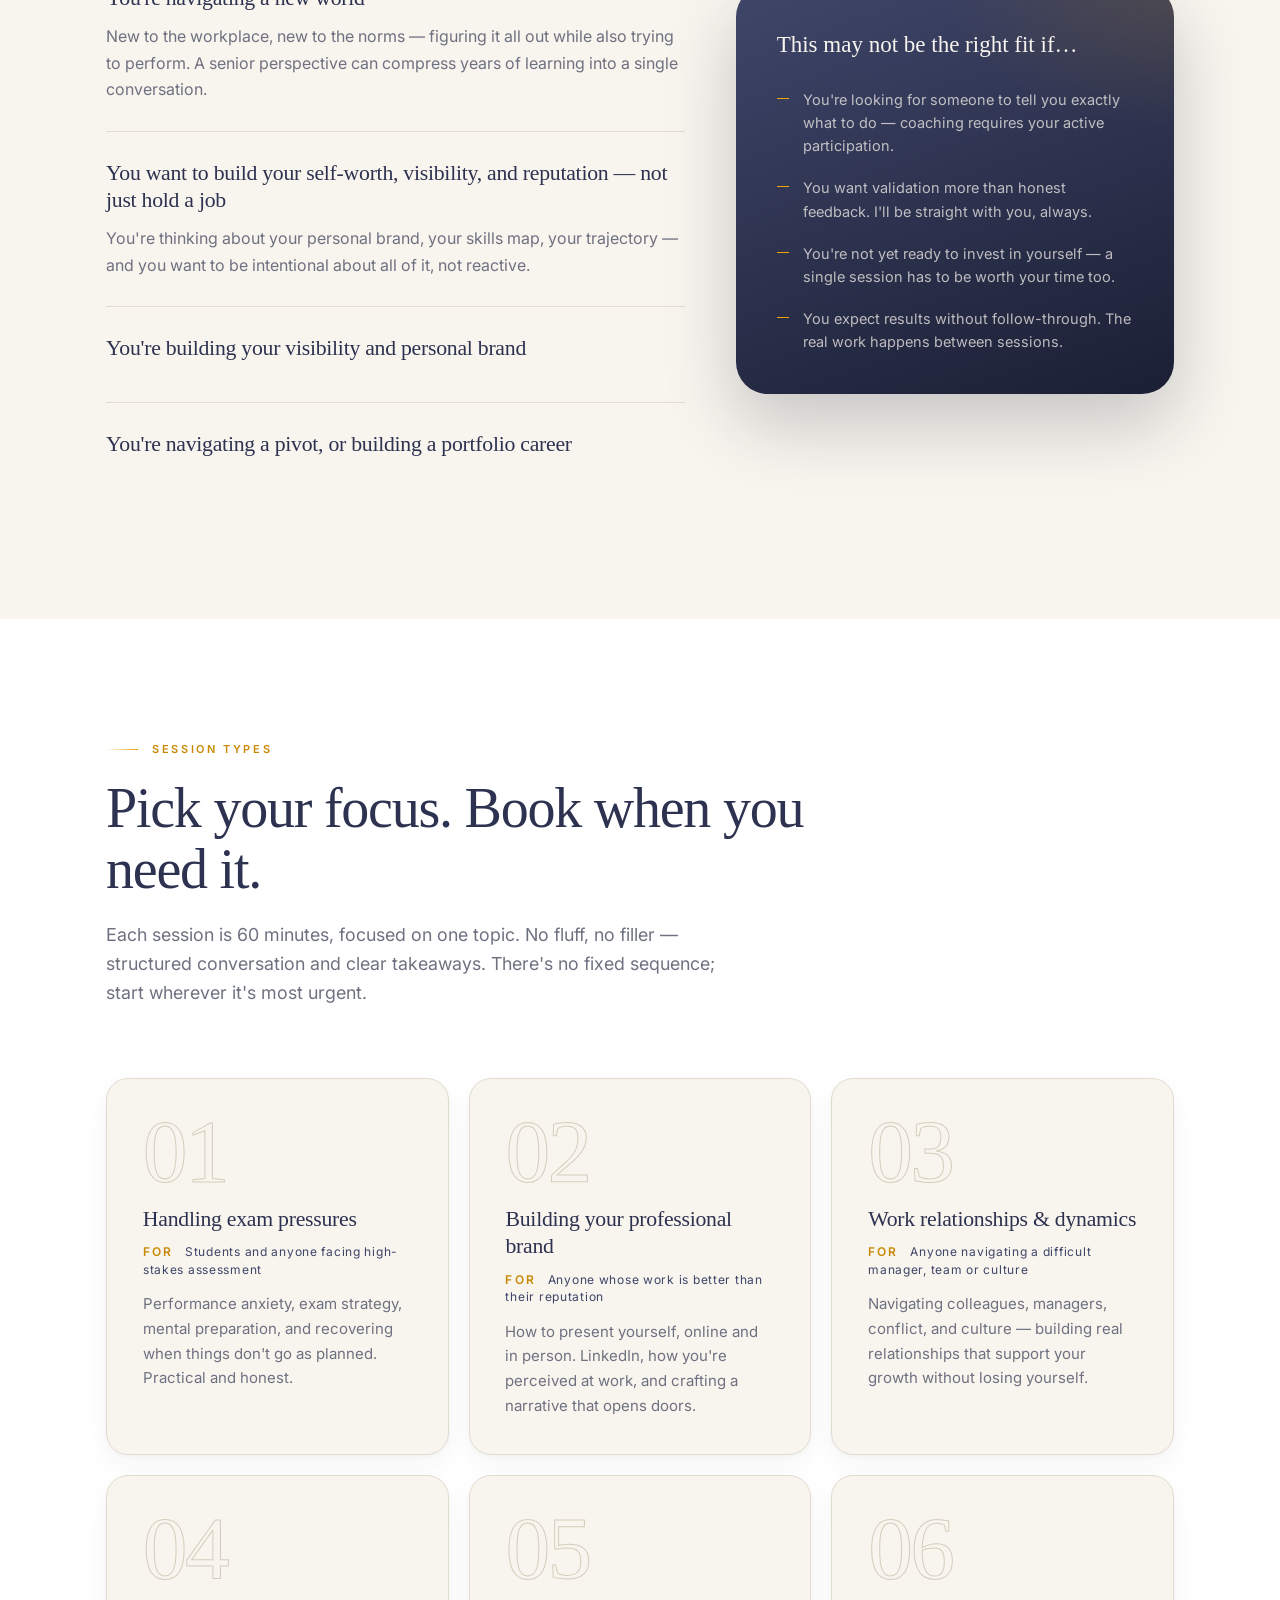
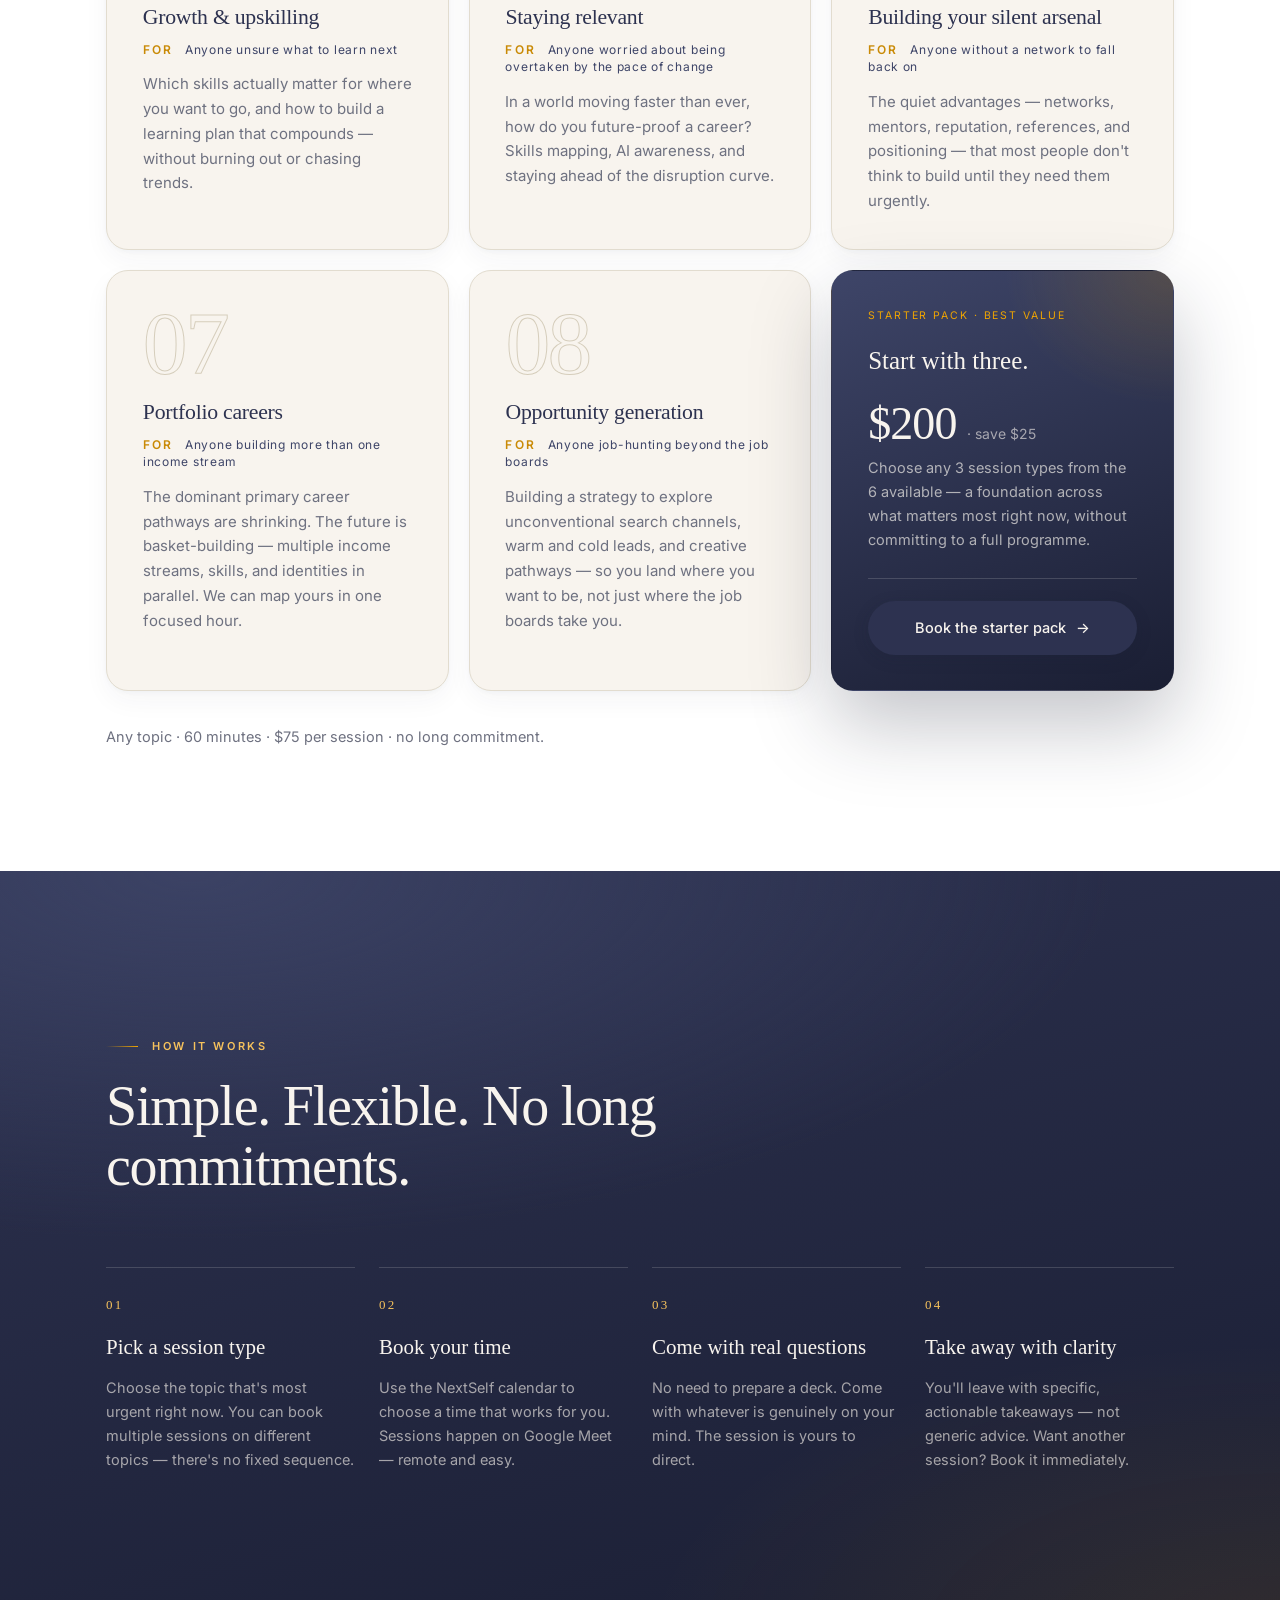
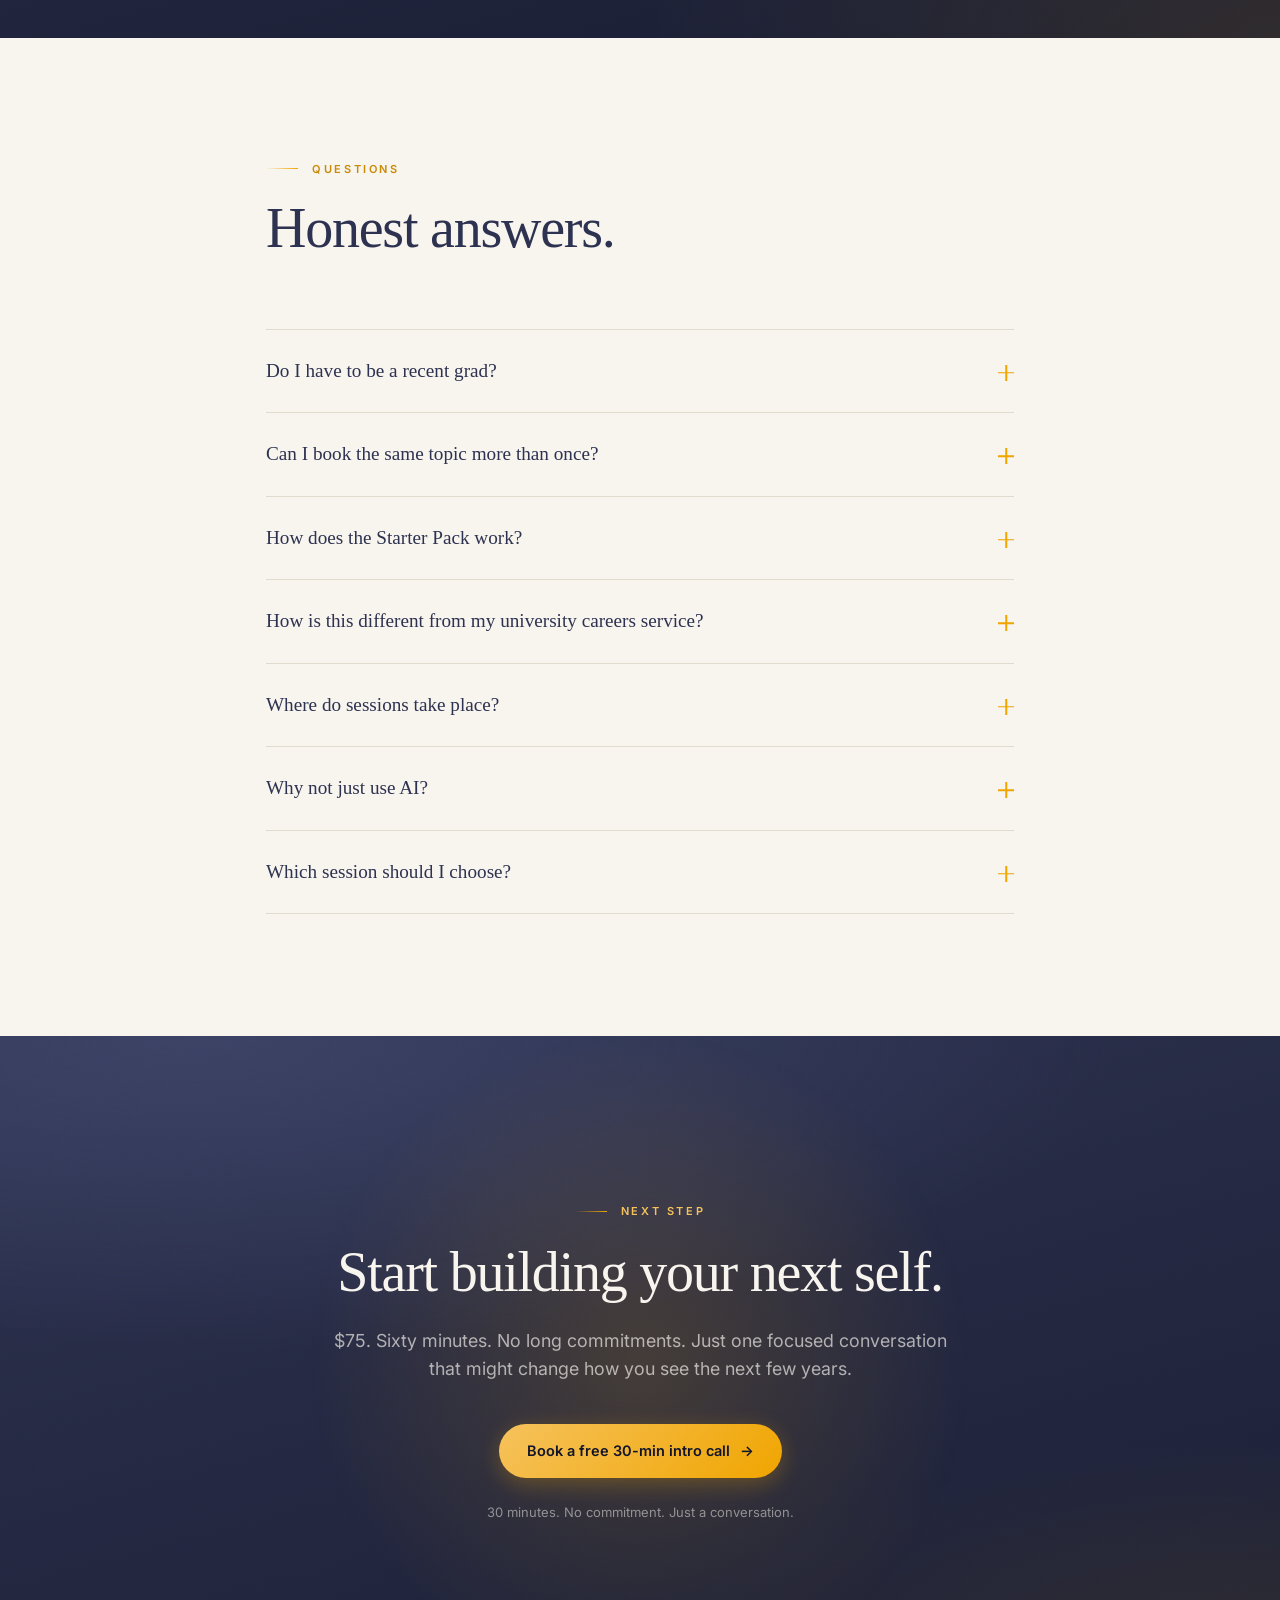
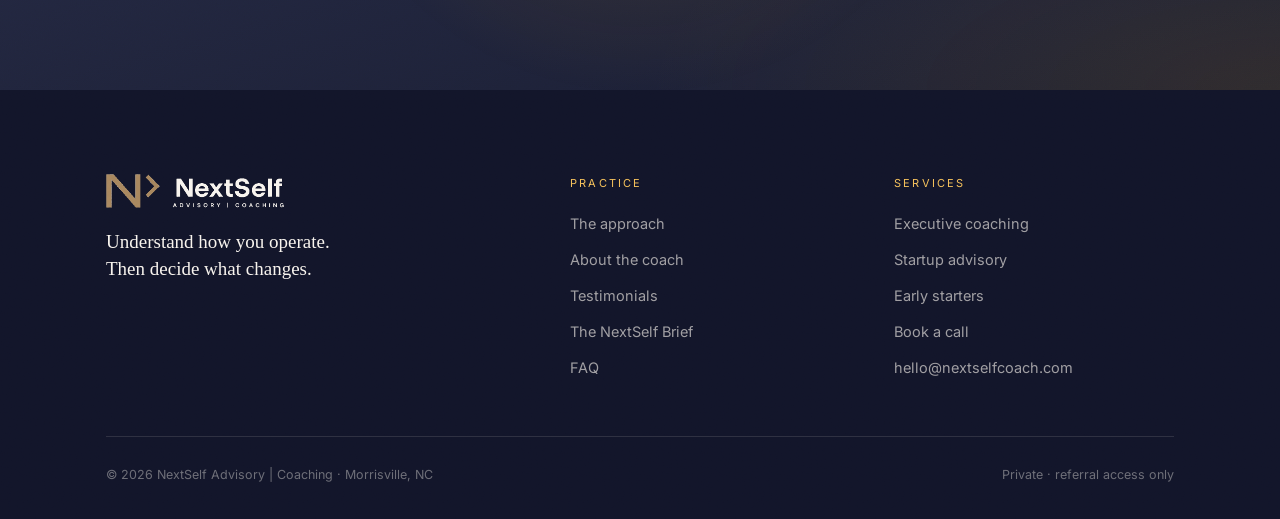
<file: nextself_earlystart_v1_0.html>
<!DOCTYPE html>
<html lang="en">
<head>
<meta charset="utf-8">
<title>Redirecting — NextSelf</title>
<link rel="canonical" href="early-starters.html">
<meta http-equiv="refresh" content="0; url=early-starters.html">
<meta name="robots" content="noindex">
<script>window.location.replace('early-starters.html' + window.location.search + window.location.hash);</script>
</head>
<body style="font-family:system-ui;background:#f8f4ee;color:#2d3250;padding:48px">
<p>This page has moved. <a href="early-starters.html" style="color:#2d3250">Continue to early-starters.html</a>.</p>
</body>
</html>
</file>
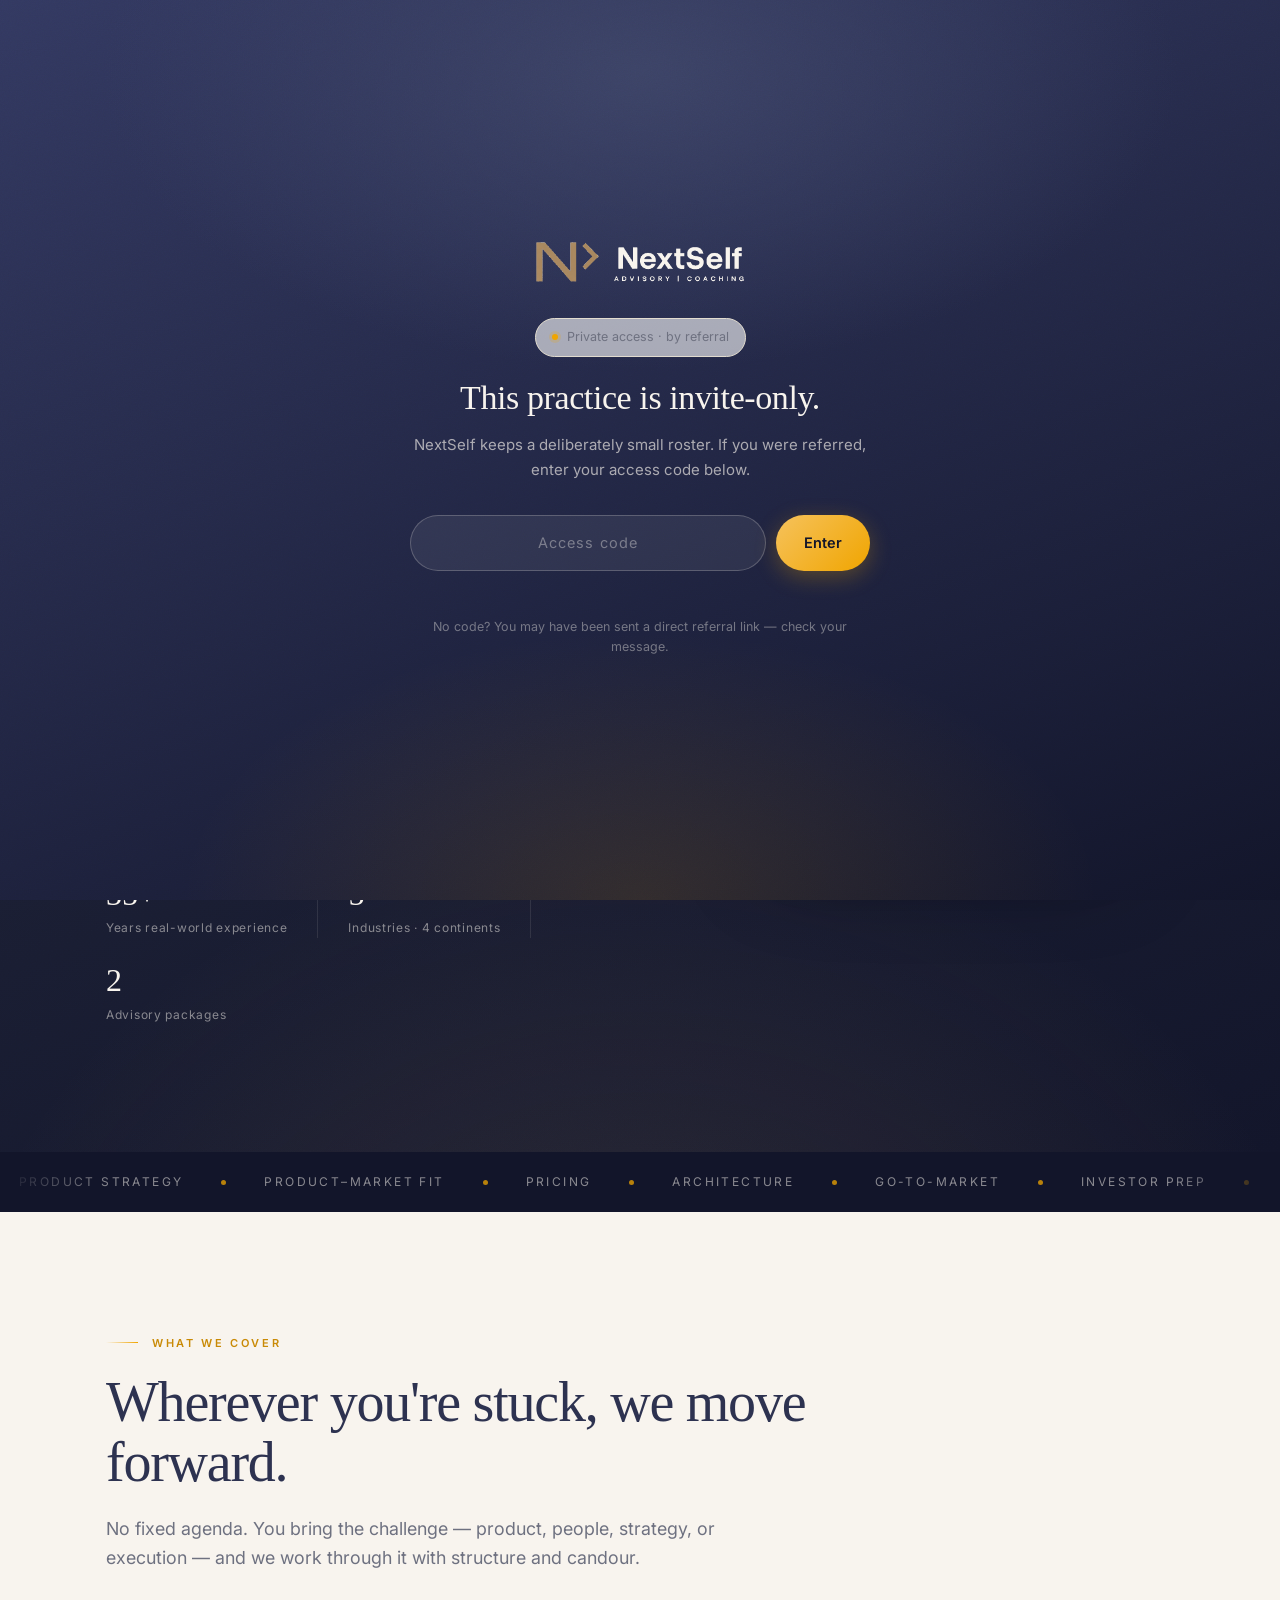
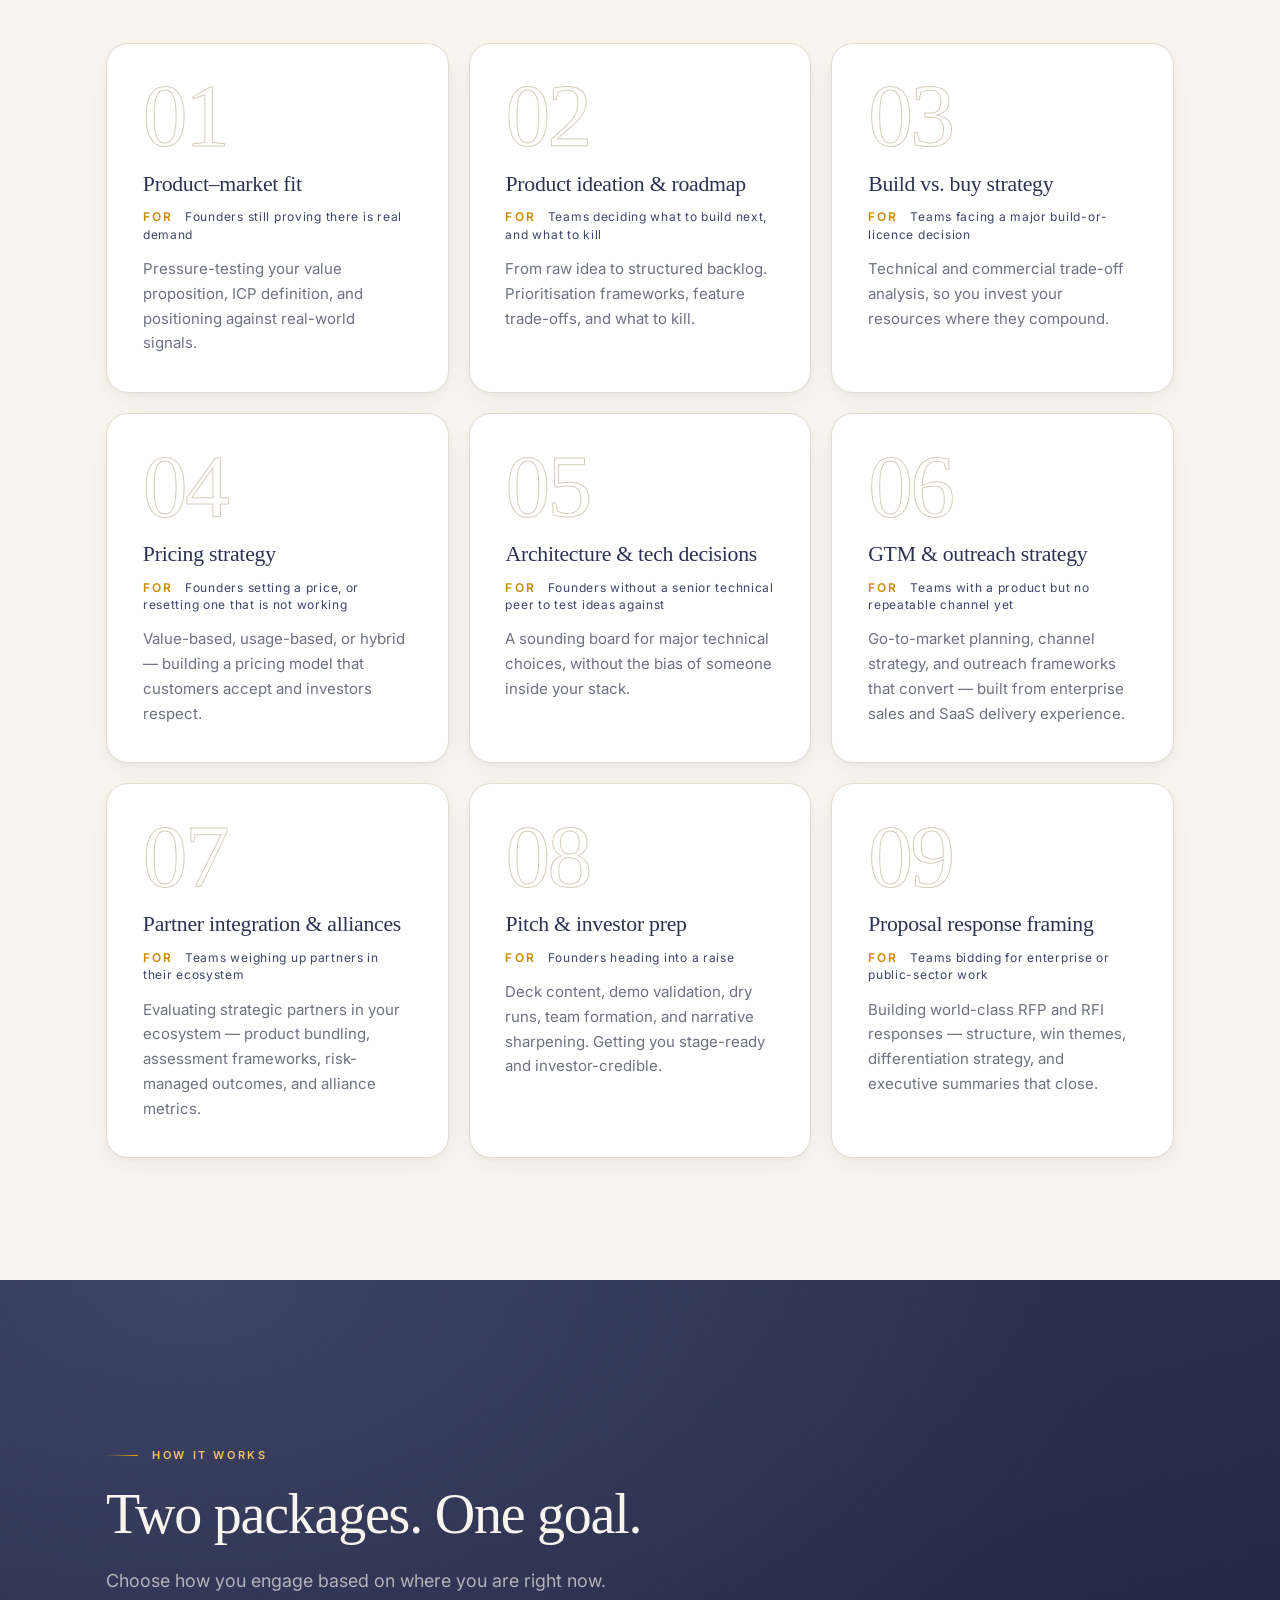
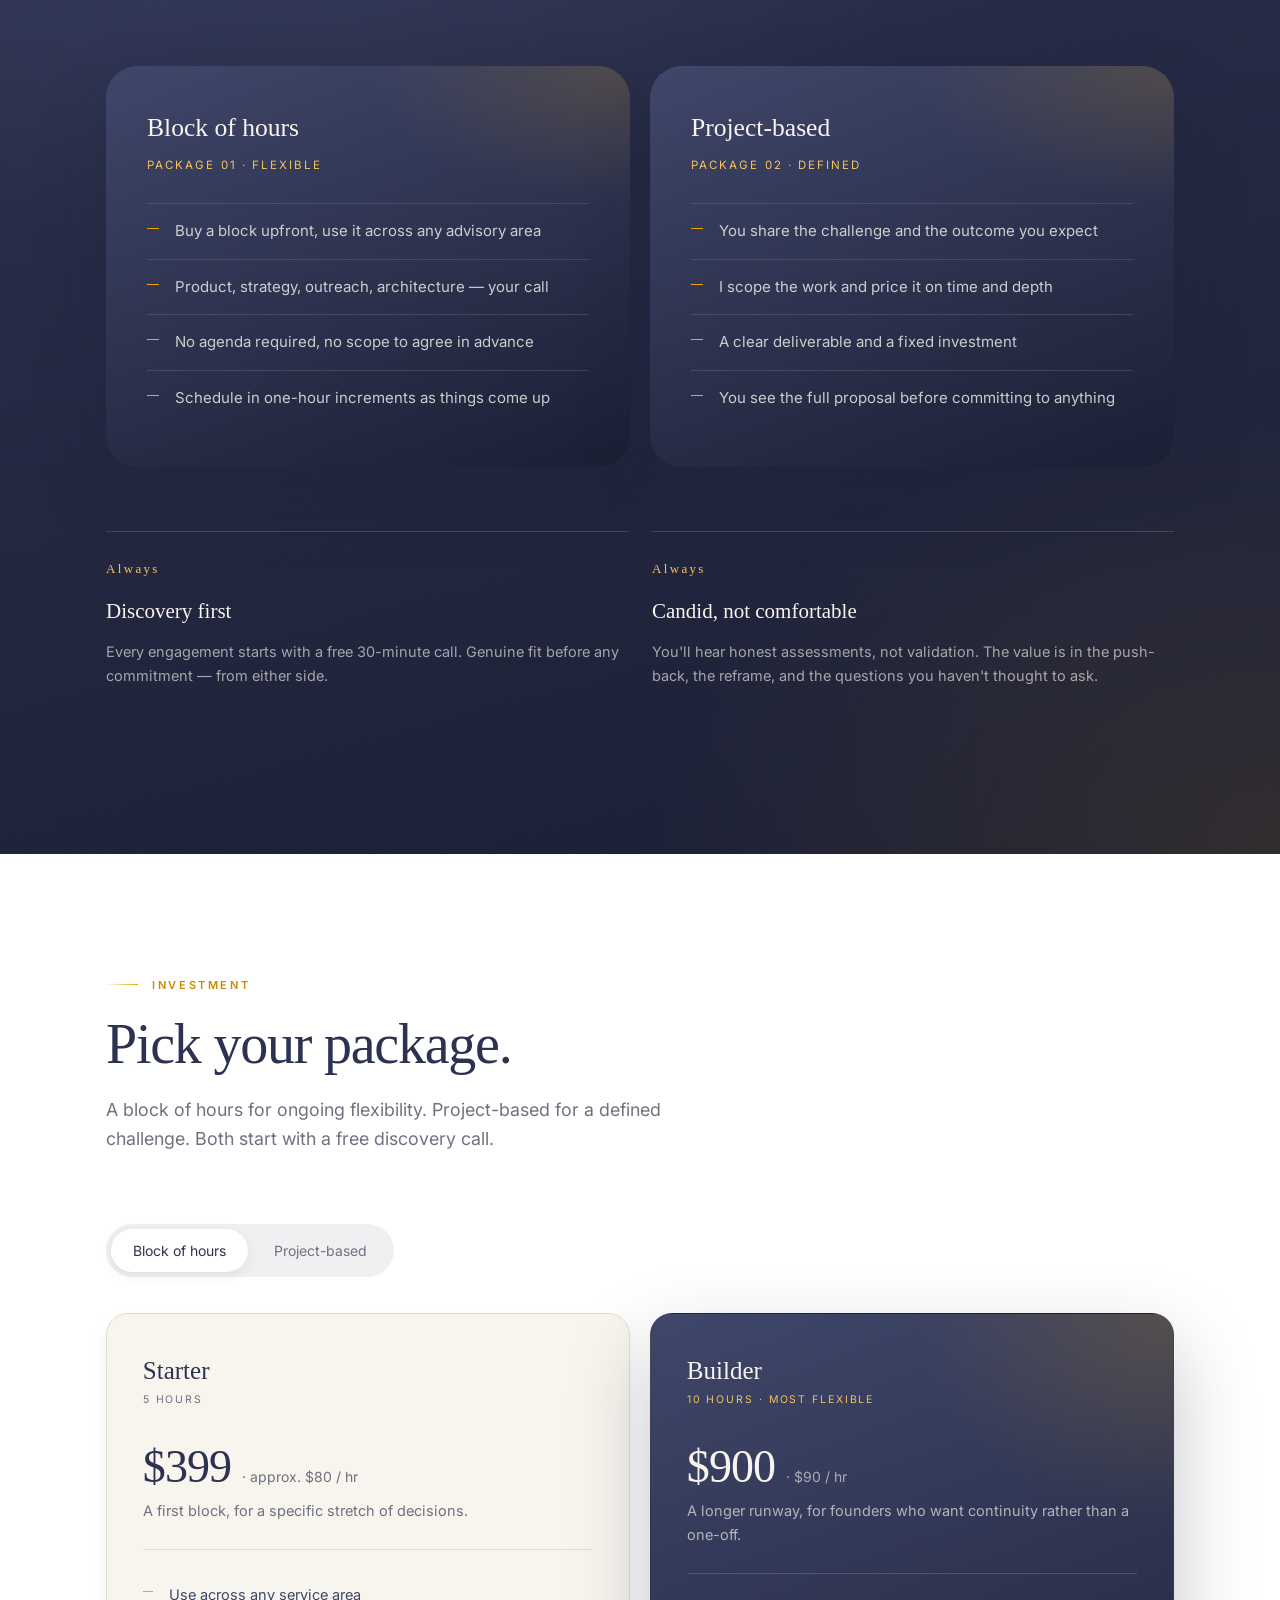
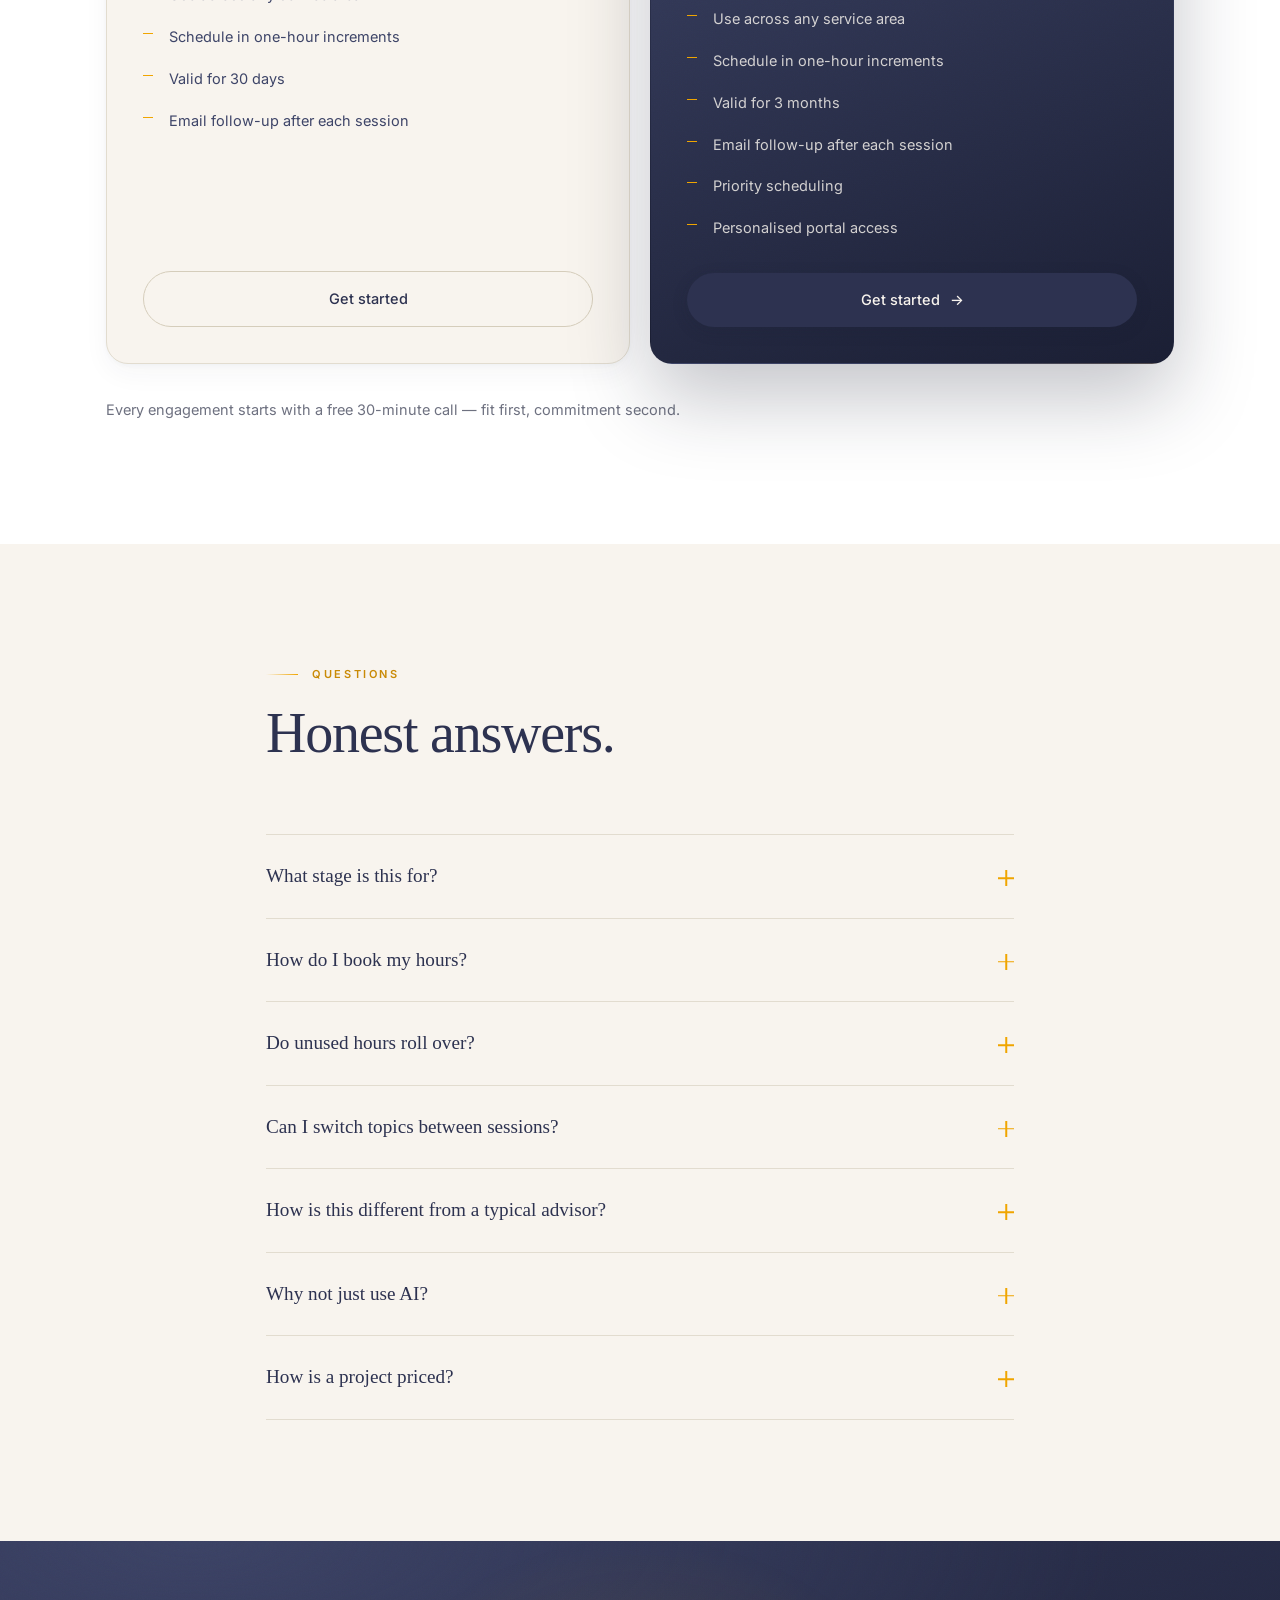
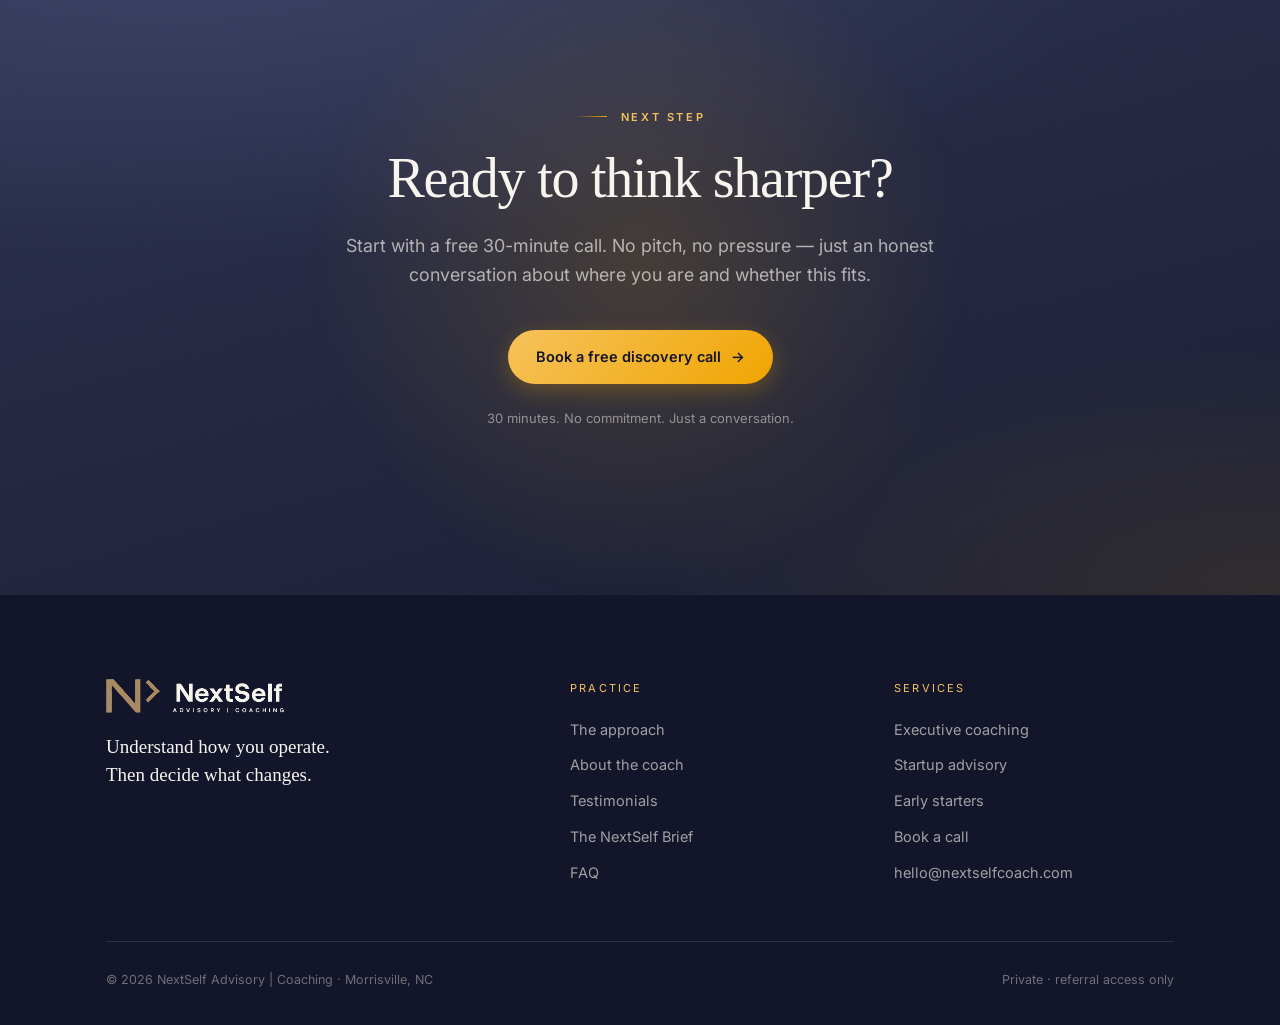
<file: nextself_startups_v1_0.html>
<!DOCTYPE html>
<html lang="en">
<head>
<meta charset="utf-8">
<title>Redirecting — NextSelf</title>
<link rel="canonical" href="startup-advisory.html">
<meta http-equiv="refresh" content="0; url=startup-advisory.html">
<meta name="robots" content="noindex">
<script>window.location.replace('startup-advisory.html' + window.location.search + window.location.hash);</script>
</head>
<body style="font-family:system-ui;background:#f8f4ee;color:#2d3250;padding:48px">
<p>This page has moved. <a href="startup-advisory.html" style="color:#2d3250">Continue to startup-advisory.html</a>.</p>
</body>
</html>
</file>
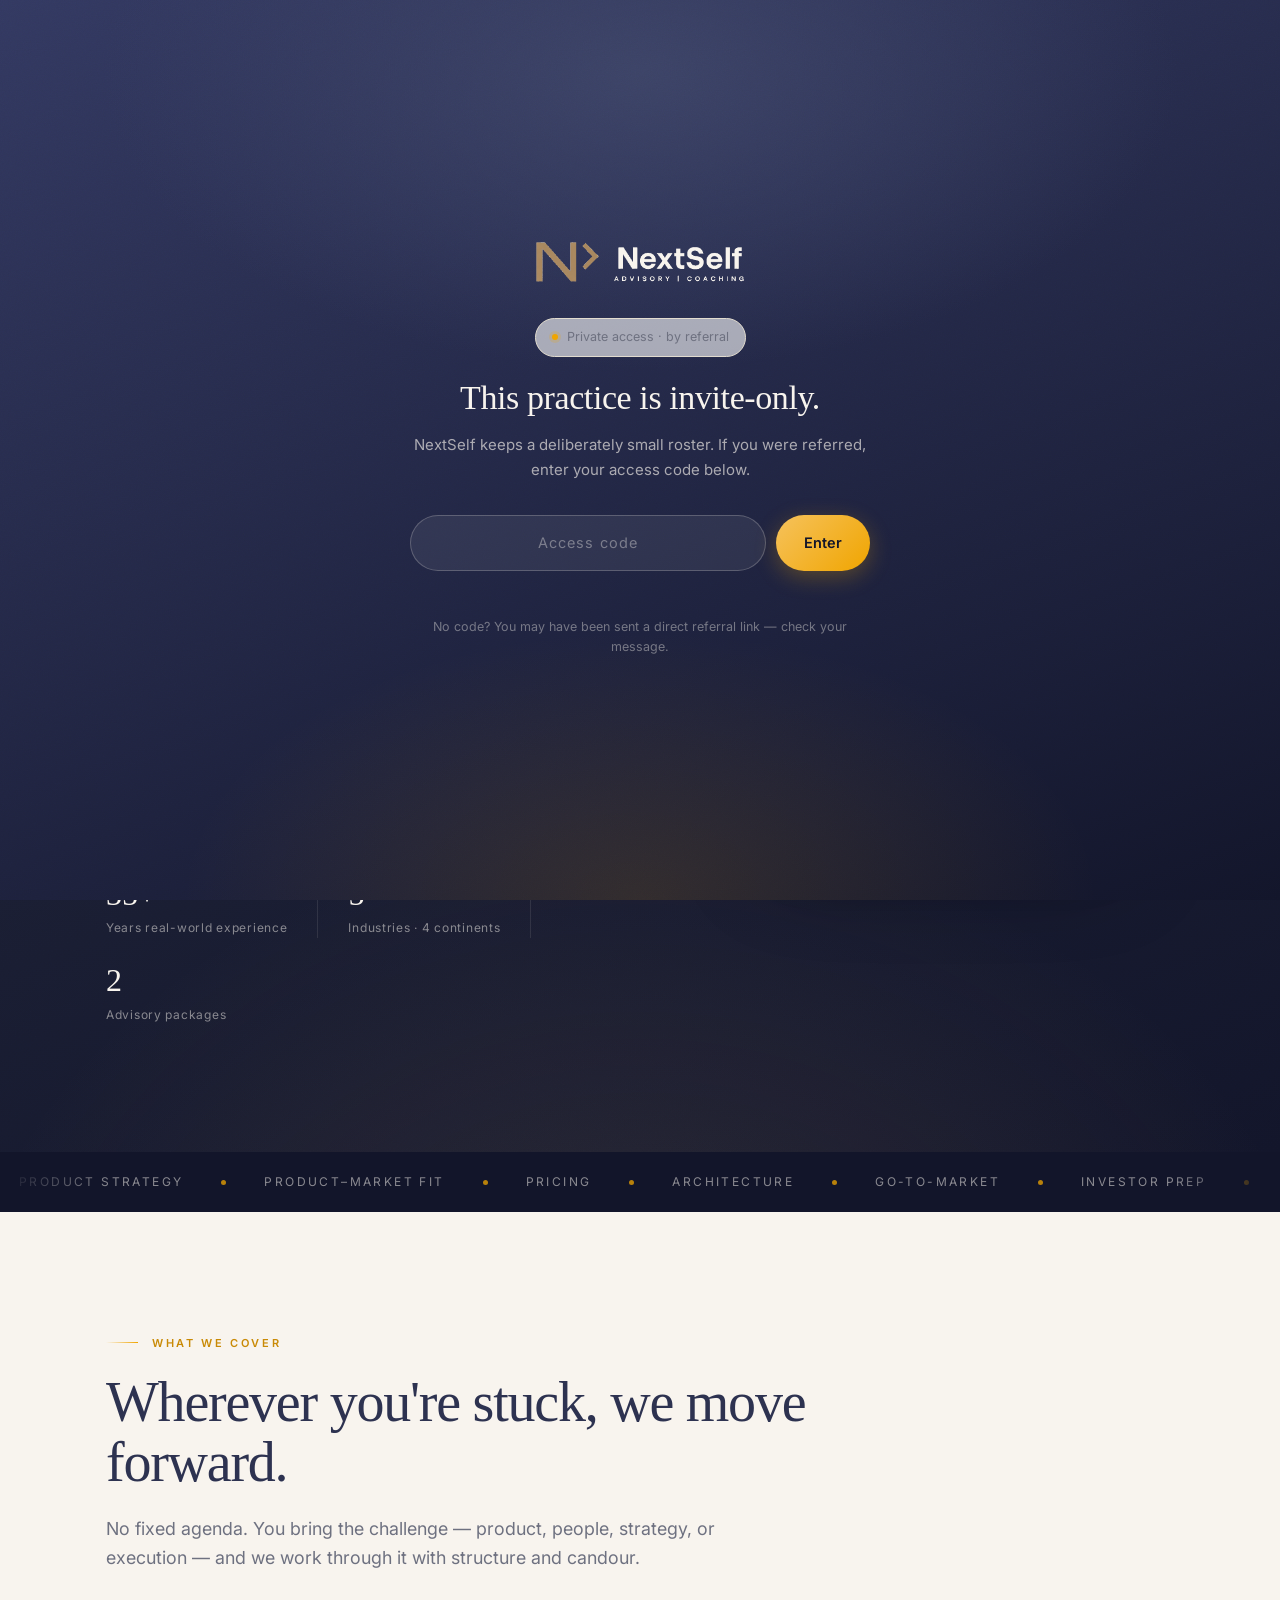
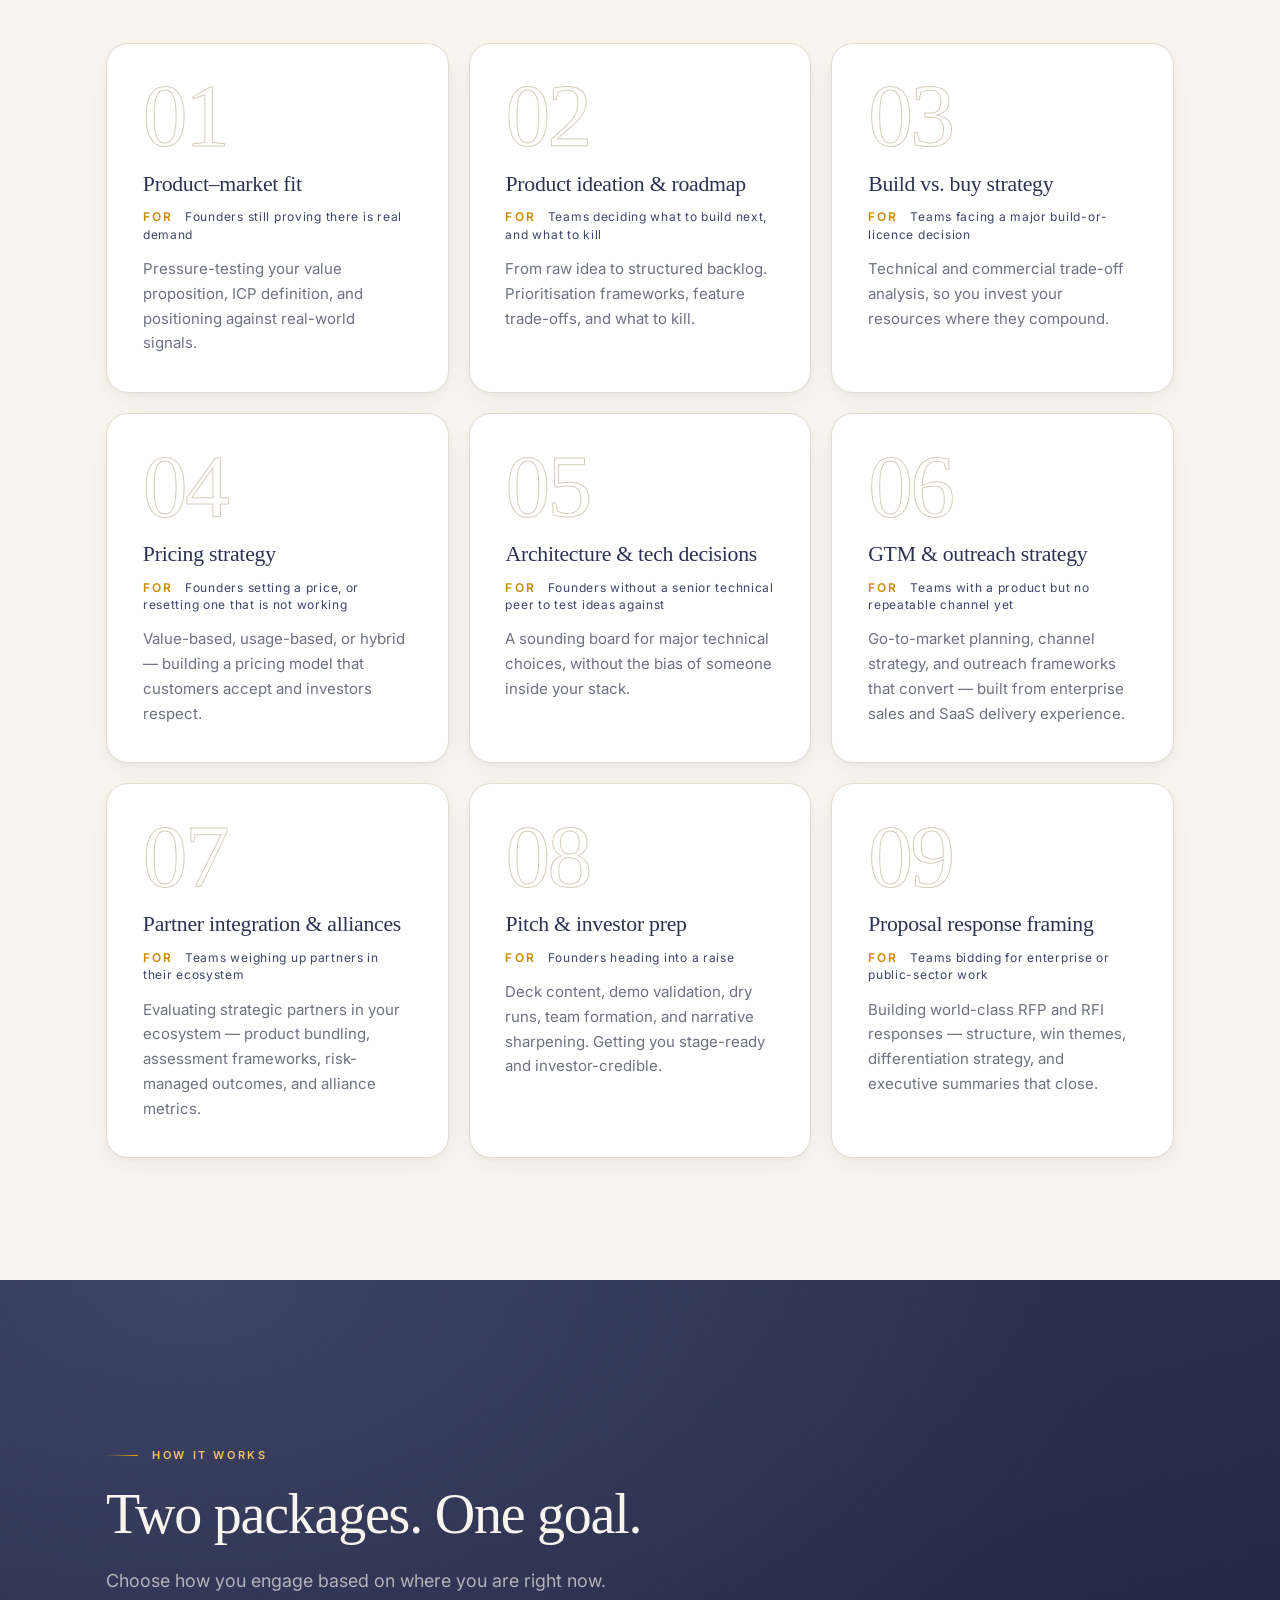
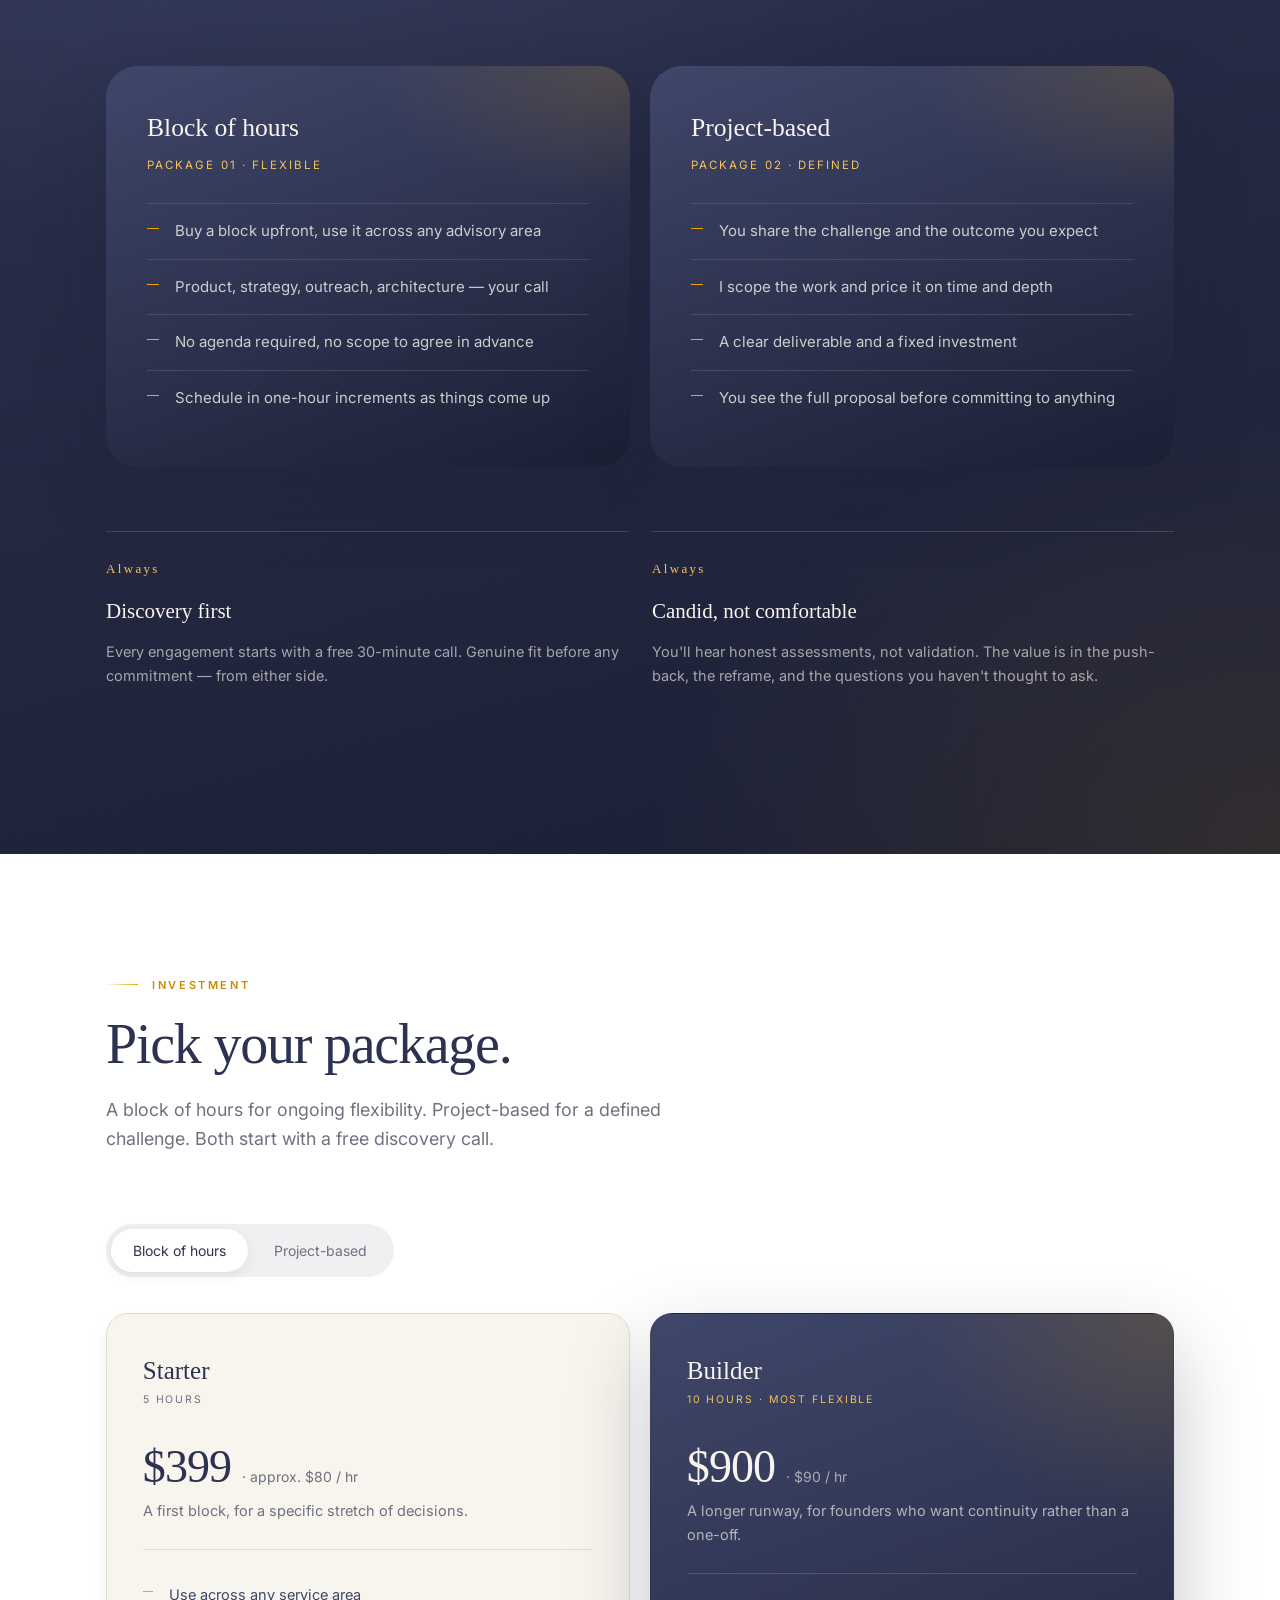
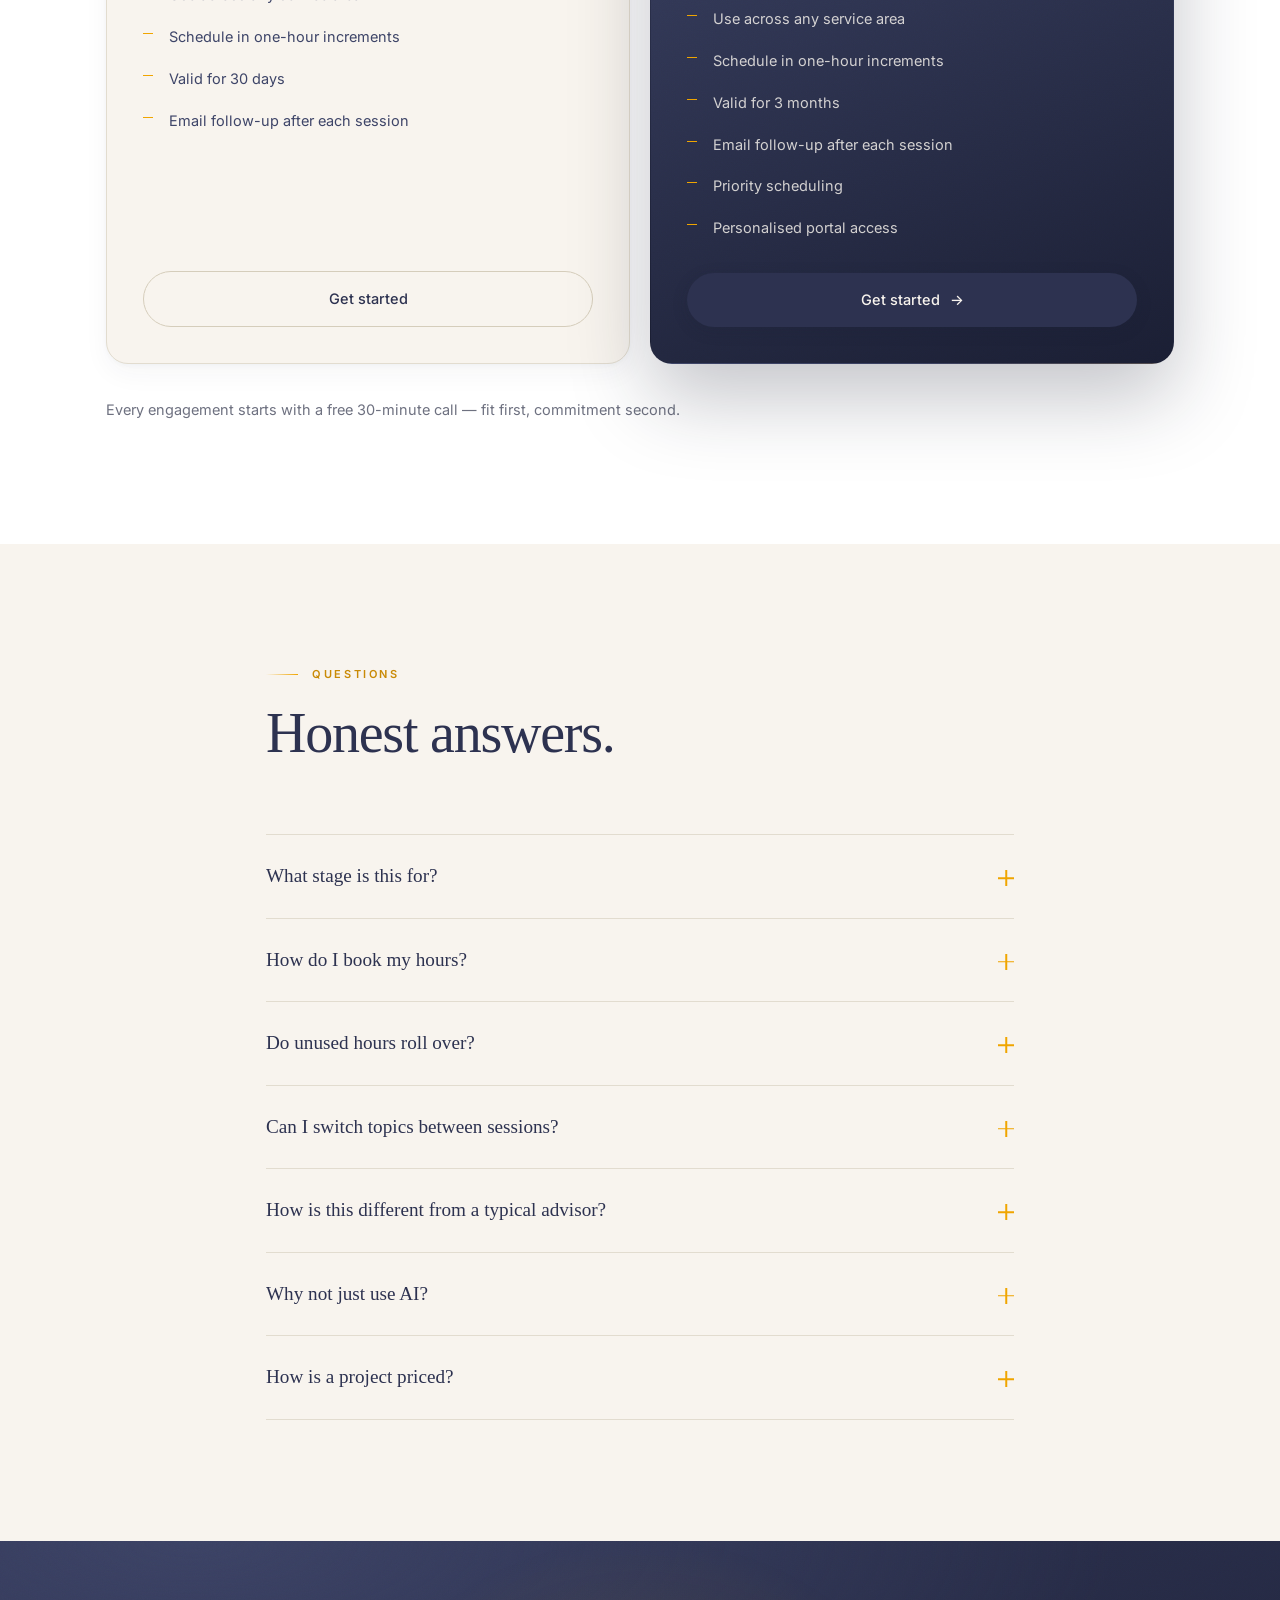
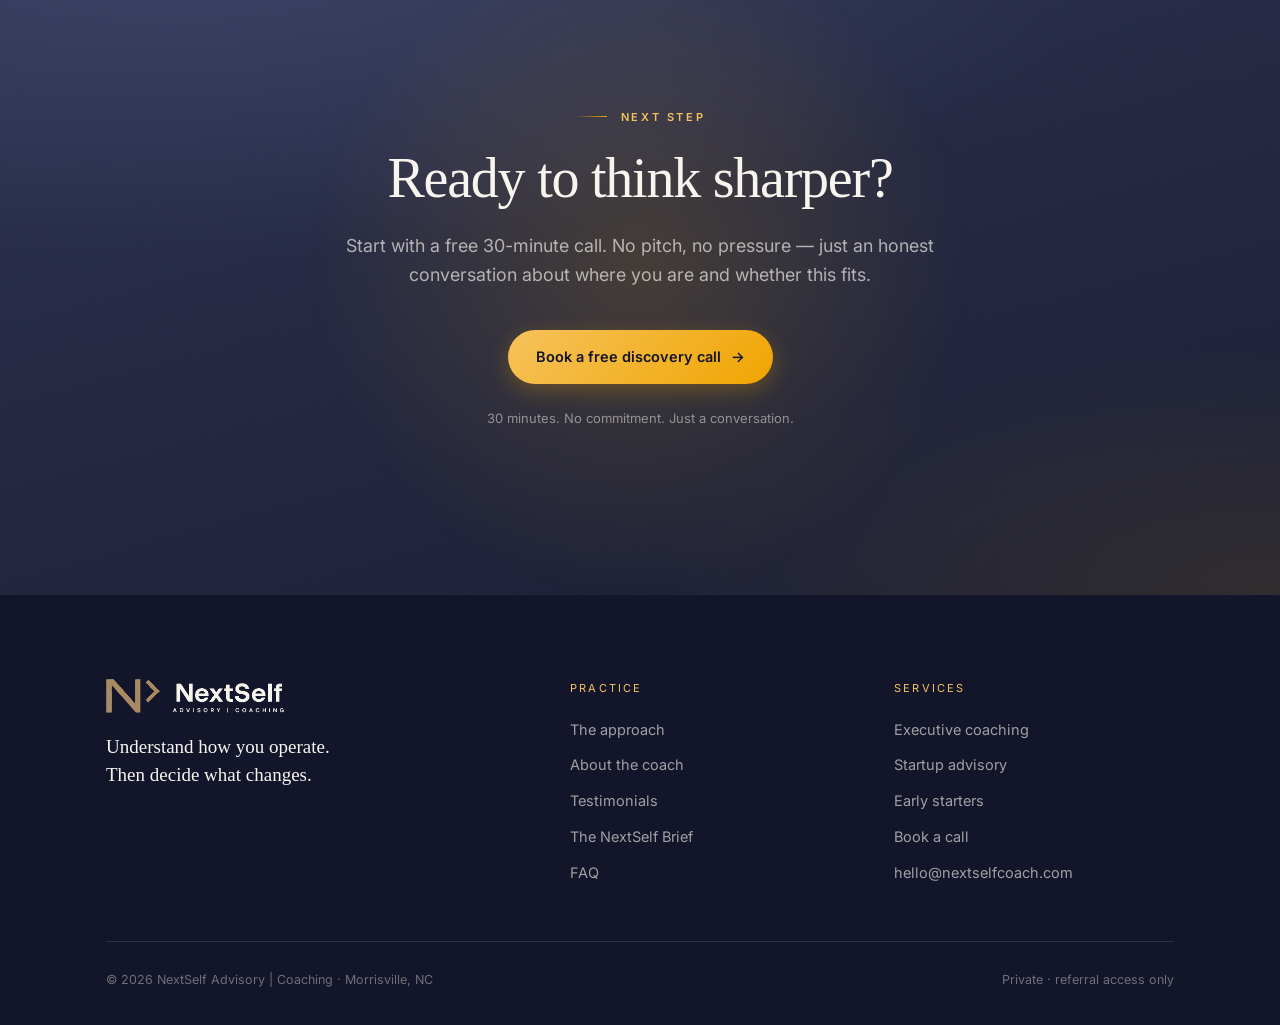
<file: startup-advisory.html>
<!DOCTYPE html>
<html lang="en">
<head>
<meta charset="utf-8">
<meta name="viewport" content="width=device-width, initial-scale=1">
<title>Startup Advisory — NextSelf Advisory | Coaching</title>
<meta name="description" content="A seasoned thinking partner for founders and early-stage teams. Product strategy, PMF, pricing, architecture and go-to-market — as a block of hours or a scoped project.">
<meta name="theme-color" content="#2d3250">
<link rel="icon" href="assets/img/mark.svg" type="image/svg+xml">
<link rel="alternate icon" href="assets/img/mark.png" type="image/png">
<meta property="og:title" content="Startup Advisory — NextSelf">
<meta property="og:description" content="Sharp thinking when it matters most. Advisory for founders and early-stage teams.">
<meta property="og:type" content="website">
<meta property="og:image" content="assets/img/wordmark.png">
<link rel="preconnect" href="https://fonts.googleapis.com">
<link rel="preconnect" href="https://fonts.gstatic.com" crossorigin>
<link href="https://fonts.googleapis.com/css2?family=Inter:wght@400;500;600&display=swap" rel="stylesheet">
<script>document.documentElement.className+=" js";</script>
<link rel="stylesheet" href="assets/css/styles.css">
</head>
<body>

<div class="gate" data-code="nextself2026">
  <div class="gate-inner">
    <img src="assets/img/wordmark-light.png" alt="NextSelf Advisory | Coaching">
    <span class="pill"><span class="dot"></span> Private access · by referral</span>
    <h1 class="h3">This practice is invite-only.</h1>
    <p>NextSelf keeps a deliberately small roster. If you were referred, enter your access code below.</p>
    <form>
      <label for="gate-code" style="position:absolute;width:1px;height:1px;overflow:hidden;clip:rect(0 0 0 0)">Access code</label>
      <input id="gate-code" type="text" placeholder="Access code" autocomplete="off" spellcheck="false">
      <button type="submit" class="btn btn-gold">Enter</button>
    </form>
    <p class="err" role="alert"></p>
    <p class="fine">No code? You may have been sent a direct referral link — check your message.</p>
  </div>
</div>

<header class="nav">
  <div class="nav-inner">
    <a class="nav-logo" href="index.html" aria-label="NextSelf Advisory and Coaching — home">
      <svg class="nav-mark" viewBox="0 0 258 161" aria-hidden="true">
        <defs>
          <linearGradient id="navGold" x1="0" y1="0" x2="0.85" y2="1">
            <stop offset="0%" stop-color="#ffd684"/>
            <stop offset="42%" stop-color="#f5b210"/>
            <stop offset="100%" stop-color="#d98f04"/>
          </linearGradient>
        </defs>
        <g fill="url(#navGold)">
          <rect x="0" y="0" width="25" height="161"/>
          <rect x="139" y="0" width="25" height="161"/>
          <path d="M2 0 H35 L164 157 V161 H143 Z"/>
        </g>
        <path class="nm-chev" d="M197 8 L244 56.5 L197 105" fill="none" stroke="url(#navGold)"
              stroke-width="18" stroke-linecap="butt" stroke-linejoin="miter" stroke-miterlimit="10"/>
      </svg>
      <img class="logo-light" src="assets/img/wordtype-light.png" alt="">
      <img class="logo-dark" src="assets/img/wordtype.png" alt="">
    </a>
    <nav class="nav-links" aria-label="Primary">
      <a href="approach.html">Approach</a>
      <a href="index.html#services" class="is-current" aria-current="page">Services</a>
      <a href="testimonials.html">Testimonials</a>
      <a href="brief.html">The Brief</a>
      <a href="about.html">About</a>
    </nav>
    <div class="nav-cta">
      <a class="btn btn-primary" href="contact.html">Book a call</a>
    </div>
    <button class="nav-toggle" aria-label="Menu" aria-expanded="false"><span></span><span></span><span></span></button>
  </div>
</header>

<main>

<!-- ============ Hero ================================================= -->
<section class="hero">
  <div class="wrap hero-grid">
    <div class="reveal">
      <p class="eyebrow">For founders &amp; early-stage teams</p>
      <h1 class="display">Sharp thinking, when it <span class="accent">matters</span> most.</h1>
      <p class="lede">Building a startup is fast, ambiguous, and relentless. NextSelf Startup Advisory gives you a seasoned thinking partner — someone who has operated across product, delivery, and leadership at scale — available when you need it, structured to fit how you work.</p>
      <div class="hero-actions">
        <a class="btn btn-primary" href="contact.html">Book a free 30-min intro call <span class="arrow">→</span></a>
        <a class="btn btn-ghost" href="#cover">See what we cover</a>
      </div>
      <div class="hero-meta">
        <div><span class="k" data-count="35" data-suffix="+">35+</span><span class="v">Years real-world experience</span></div>
        <div><span class="k">5</span><span class="v">Industries · 4 continents</span></div>
        <div><span class="k">2</span><span class="v">Advisory packages</span></div>
      </div>
    </div>

    <figure class="hero-figure reveal">
      <svg class="hf-halo" viewBox="0 0 400 400" fill="none" aria-hidden="true">
        <defs>
          <linearGradient id="haloFade" gradientUnits="userSpaceOnUse" x1="40" y1="120" x2="330" y2="330">
            <stop offset="0" stop-color="#f0a500" stop-opacity="0"/>
            <stop offset="0.28" stop-color="#f6c25c" stop-opacity="0.75"/>
            <stop offset="0.62" stop-color="#f0a500" stop-opacity="0.5"/>
            <stop offset="1" stop-color="#f0a500" stop-opacity="0"/>
          </linearGradient>
        </defs>
        <circle cx="200" cy="200" r="190" stroke="rgba(248,244,238,0.09)" stroke-width="1"/>
        <path d="M21.5 135 A190 190 0 1 1 295 364.5" stroke="url(#haloFade)" stroke-width="1.6" stroke-linecap="round"/>
      </svg>
      <div class="hf-frame">
        <img src="assets/img/indrasanan.jpg" alt="Indrasanan Krishnan, founder and coach at NextSelf" width="900" height="738">
      </div>
      <span class="hf-chip">Product · pricing · go-to-market</span>
      <figcaption class="hf-card">
        <svg class="hf-mark" viewBox="0 0 258 161" aria-hidden="true">
          <defs><linearGradient id="nsGold" x1="0" y1="0" x2="1" y2="1">
            <stop offset="0%" stop-color="#f6c25c"/><stop offset="52%" stop-color="#f0a500"/><stop offset="100%" stop-color="#c07f05"/>
          </linearGradient></defs>
          <g fill="url(#nsGold)">
            <rect x="0" y="0" width="25" height="161"/><rect x="139" y="0" width="25" height="161"/>
            <path d="M2 0 H35 L164 157 V161 H143 Z"/>
          </g>
          <path d="M197 8 L244 56.5 L197 105" fill="none" stroke="url(#nsGold)" stroke-width="18" stroke-linecap="butt" stroke-linejoin="miter" stroke-miterlimit="10"/>
        </svg>
        <span>
          <strong>Indrasanan Krishnan</strong>
          <em>Founder &amp; coach</em>
        </span>
      </figcaption>
    </figure>
  </div>
</section>

<div class="marquee" aria-hidden="true">
  <div class="marquee-track">
    <span>Product strategy</span><span>Product–market fit</span><span>Pricing</span>
    <span>Architecture</span><span>Go-to-market</span><span>Investor prep</span>
    <span>Product strategy</span><span>Product–market fit</span><span>Pricing</span>
    <span>Architecture</span><span>Go-to-market</span><span>Investor prep</span>
  </div>
</div>

<!-- ============ What we cover ======================================== -->
<section class="sec" id="cover">
  <div class="wrap">
    <div class="sec-head reveal">
      <p class="eyebrow">What we cover</p>
      <h2 class="h2">Wherever you're stuck, we move forward.</h2>
      <p class="lede">No fixed agenda. You bring the challenge — product, people, strategy, or execution — and we work through it with structure and candour.</p>
    </div>

    <div class="routes" style="grid-template-columns:repeat(3,1fr)">
      <article class="card reveal">
        <span class="ghost-num">01</span>
        <h3 class="h3">Product–market fit</h3>
        <p class="who"><b>For</b> Founders still proving there is real demand</p>
        <p class="body">Pressure-testing your value proposition, ICP definition, and positioning against real-world signals.</p>
      </article>
      <article class="card reveal">
        <span class="ghost-num">02</span>
        <h3 class="h3">Product ideation &amp; roadmap</h3>
        <p class="who"><b>For</b> Teams deciding what to build next, and what to kill</p>
        <p class="body">From raw idea to structured backlog. Prioritisation frameworks, feature trade-offs, and what to kill.</p>
      </article>
      <article class="card reveal">
        <span class="ghost-num">03</span>
        <h3 class="h3">Build vs. buy strategy</h3>
        <p class="who"><b>For</b> Teams facing a major build-or-licence decision</p>
        <p class="body">Technical and commercial trade-off analysis, so you invest your resources where they compound.</p>
      </article>
      <article class="card reveal">
        <span class="ghost-num">04</span>
        <h3 class="h3">Pricing strategy</h3>
        <p class="who"><b>For</b> Founders setting a price, or resetting one that is not working</p>
        <p class="body">Value-based, usage-based, or hybrid — building a pricing model that customers accept and investors respect.</p>
      </article>
      <article class="card reveal">
        <span class="ghost-num">05</span>
        <h3 class="h3">Architecture &amp; tech decisions</h3>
        <p class="who"><b>For</b> Founders without a senior technical peer to test ideas against</p>
        <p class="body">A sounding board for major technical choices, without the bias of someone inside your stack.</p>
      </article>
      <article class="card reveal">
        <span class="ghost-num">06</span>
        <h3 class="h3">GTM &amp; outreach strategy</h3>
        <p class="who"><b>For</b> Teams with a product but no repeatable channel yet</p>
        <p class="body">Go-to-market planning, channel strategy, and outreach frameworks that convert — built from enterprise sales and SaaS delivery experience.</p>
      </article>
      <article class="card reveal">
        <span class="ghost-num">07</span>
        <h3 class="h3">Partner integration &amp; alliances</h3>
        <p class="who"><b>For</b> Teams weighing up partners in their ecosystem</p>
        <p class="body">Evaluating strategic partners in your ecosystem — product bundling, assessment frameworks, risk-managed outcomes, and alliance metrics.</p>
      </article>
      <article class="card reveal">
        <span class="ghost-num">08</span>
        <h3 class="h3">Pitch &amp; investor prep</h3>
        <p class="who"><b>For</b> Founders heading into a raise</p>
        <p class="body">Deck content, demo validation, dry runs, team formation, and narrative sharpening. Getting you stage-ready and investor-credible.</p>
      </article>
      <article class="card reveal">
        <span class="ghost-num">09</span>
        <h3 class="h3">Proposal response framing</h3>
        <p class="who"><b>For</b> Teams bidding for enterprise or public-sector work</p>
        <p class="body">Building world-class RFP and RFI responses — structure, win themes, differentiation strategy, and executive summaries that close.</p>
      </article>
    </div>
  </div>
</section>

<!-- ============ Packages ============================================ -->
<section class="sec-lg sec-dark" id="models">
  <div class="wrap">
    <div class="sec-head reveal">
      <p class="eyebrow">How it works</p>
      <h2 class="h2">Two packages. One goal.</h2>
      <p class="lede">Choose how you engage based on where you are right now.</p>
    </div>

    <div class="compare">
      <div class="compare-col is-us reveal">
        <h3>Block of hours</h3>
        <p class="sub">Package 01 · flexible</p>
        <ul>
          <li>Buy a block upfront, use it across any advisory area</li>
          <li>Product, strategy, outreach, architecture — your call</li>
          <li>No agenda required, no scope to agree in advance</li>
          <li>Schedule in one-hour increments as things come up</li>
        </ul>
      </div>
      <div class="compare-col is-us reveal">
        <h3>Project-based</h3>
        <p class="sub">Package 02 · defined</p>
        <ul>
          <li>You share the challenge and the outcome you expect</li>
          <li>I scope the work and price it on time and depth</li>
          <li>A clear deliverable and a fixed investment</li>
          <li>You see the full proposal before committing to anything</li>
        </ul>
      </div>
    </div>

    <div class="steps is-3" style="grid-template-columns:repeat(2,1fr);margin-top:clamp(40px,5vw,64px)">
      <div class="step reveal">
        <span class="num">Always</span>
        <h3>Discovery first</h3>
        <p>Every engagement starts with a free 30-minute call. Genuine fit before any commitment — from either side.</p>
      </div>
      <div class="step reveal">
        <span class="num">Always</span>
        <h3>Candid, not comfortable</h3>
        <p>You'll hear honest assessments, not validation. The value is in the push-back, the reframe, and the questions you haven't thought to ask.</p>
      </div>
    </div>
  </div>
</section>

<!-- ============ Pricing ============================================= -->
<section class="sec sec-paper" id="pricing">
  <div class="wrap">
    <div class="sec-head reveal">
      <p class="eyebrow">Investment</p>
      <h2 class="h2">Pick your package.</h2>
      <p class="lede">A block of hours for ongoing flexibility. Project-based for a defined challenge. Both start with a free discovery call.</p>
    </div>

    <div data-tabs>
      <div class="tabs reveal" role="tablist" aria-label="Pricing packages">
        <button class="tab" role="tab" aria-selected="true" aria-controls="panel-hours" id="tab-hours">Block of hours</button>
        <button class="tab" role="tab" aria-selected="false" aria-controls="panel-project" id="tab-project">Project-based</button>
      </div>

      <div id="panel-hours" role="tabpanel" aria-labelledby="tab-hours">
        <div class="tiers" style="grid-template-columns:repeat(2,1fr)">
          <article class="card tier reveal">
            <span class="tier-name">Starter</span>
            <span class="tier-note">5 hours</span>
            <div class="tier-price">$399 <span>· approx. $80 / hr</span></div>
            <p class="tier-desc">A first block, for a specific stretch of decisions.</p>
            <ul class="tier-feats">
              <li>Use across any service area</li>
              <li>Schedule in one-hour increments</li>
              <li>Valid for 30 days</li>
              <li>Email follow-up after each session</li>
            </ul>
            <a class="btn btn-ghost" href="contact.html">Get started</a>
          </article>

          <article class="card tier is-featured reveal">
            <span class="tier-name">Builder</span>
            <span class="tier-note">10 hours · most flexible</span>
            <div class="tier-price">$900 <span>· $90 / hr</span></div>
            <p class="tier-desc">A longer runway, for founders who want continuity rather than a one-off.</p>
            <ul class="tier-feats">
              <li>Use across any service area</li>
              <li>Schedule in one-hour increments</li>
              <li>Valid for 3 months</li>
              <li>Email follow-up after each session</li>
              <li>Priority scheduling</li>
              <li>Personalised portal access</li>
            </ul>
            <a class="btn btn-primary" href="contact.html">Get started <span class="arrow">→</span></a>
          </article>
        </div>
      </div>

      <div id="panel-project" role="tabpanel" aria-labelledby="tab-project" hidden>
        <div class="card reveal" style="max-width:640px">
          <span class="num">Scoped</span>
          <h3 class="h3" style="margin:14px 0 12px">Priced for the scope you bring</h3>
          <p class="body">After the discovery call, I estimate the time required to deliver the outcome you've defined. The price is based on that estimate at a standard rate, plus complexity. You see the full proposal before committing to anything.</p>
          <div style="margin-top:26px">
            <a class="btn btn-primary" href="contact.html">Scope a project <span class="arrow">→</span></a>
          </div>
        </div>
      </div>
    </div>

    <p class="price-foot reveal">Every engagement starts with a free 30-minute call — fit first, commitment second.</p>
  </div>
</section>

<!-- ============ FAQ ================================================= -->
<section class="sec" id="faq">
  <div class="wrap-narrow">
    <div class="sec-head reveal">
      <p class="eyebrow">Questions</p>
      <h2 class="h2">Honest answers.</h2>
    </div>

    <div class="faq reveal">
      <div class="faq-item">
        <button class="faq-q" aria-expanded="false">What stage is this for?<span class="faq-icon"></span></button>
        <div class="faq-a"><div class="faq-a-inner"><p>Most useful for pre-seed to Series A — when the team is small, decisions are high-stakes, and outside perspective is genuinely scarce. That said, if you have a specific challenge and want experienced, honest input, we can usually make it work regardless of stage.</p></div></div>
      </div>
      <div class="faq-item">
        <button class="faq-q" aria-expanded="false">How do I book my hours?<span class="faq-icon"></span></button>
        <div class="faq-a"><div class="faq-a-inner"><p>After purchase, you book sessions directly through the NextSelf calendar at any time. Sessions are 60 minutes. You can use multiple sessions per week if the hours support it — or space them out over the validity period.</p></div></div>
      </div>
      <div class="faq-item">
        <button class="faq-q" aria-expanded="false">Do unused hours roll over?<span class="faq-icon"></span></button>
        <div class="faq-a"><div class="faq-a-inner"><p>Hours do not roll over past the validity period (30 days for Starter, 3 months for Builder). The validity periods are set generously — if you're concerned, we can discuss it on the discovery call.</p></div></div>
      </div>
      <div class="faq-item">
        <button class="faq-q" aria-expanded="false">Can I switch topics between sessions?<span class="faq-icon"></span></button>
        <div class="faq-a"><div class="faq-a-inner"><p>Absolutely — that's the point. One session might be PMF, the next an outreach review, the next a pricing sanity check. The block is designed for founders who don't fit neatly into a single advisory category.</p></div></div>
      </div>
      <div class="faq-item">
        <button class="faq-q" aria-expanded="false">How is this different from a typical advisor?<span class="faq-icon"></span></button>
        <div class="faq-a"><div class="faq-a-inner"><p>Most startup advisors offer equity-for-advice with unclear commitments. NextSelf is paid and explicit — you know exactly what you're getting, when, and for how much. There are no alignment issues, no equity dilution, and no relationship overhead.</p></div></div>
      </div>
      <div class="faq-item">
        <button class="faq-q" aria-expanded="false">Why not just use AI?<span class="faq-icon"></span></button>
        <div class="faq-a"><div class="faq-a-inner">
          <p>AI is genuinely good at information and frameworks. What it cannot do is notice what you are not saying — the hesitation, the thing you skip past, where the real pressure actually sits.</p>
          <p>It answers the question you thought to ask. A conversation with someone who has done the job surfaces the one you did not, and then holds you to what you decided. That is 35+ years across five industries and four continents applied to your situation, with a follow-up afterwards rather than a one-off answer. Both have their place. They are not the same tool.</p>
        </div></div>
      </div>
      <div class="faq-item">
        <button class="faq-q" aria-expanded="false">How is a project priced?<span class="faq-icon"></span></button>
        <div class="faq-a"><div class="faq-a-inner"><p>After the discovery call, I estimate the time required to deliver the outcome you've defined. The price is based on that time estimate at a standard rate, plus complexity. You see the full proposal before committing to anything.</p></div></div>
      </div>
    </div>
  </div>
</section>

<!-- ============ CTA ================================================= -->
<section class="sec-lg sec-dark cta-block">
  <div class="wrap-narrow">
    <p class="eyebrow center">Next step</p>
    <h2 class="h2">Ready to think sharper?</h2>
    <p class="lede">Start with a free 30-minute call. No pitch, no pressure — just an honest conversation about where you are and whether this fits.</p>
    <div class="cta-actions">
      <a class="btn btn-gold" href="contact.html">Book a free discovery call <span class="arrow">→</span></a>
    </div>
    <p class="cta-fine">30 minutes. No commitment. Just a conversation.</p>
  </div>
</section>

</main>

<footer class="footer">
  <div class="wrap">
    <div class="footer-top">
      <div>
        <div class="footer-logo"><img src="assets/img/wordmark-light.png" alt="NextSelf Advisory | Coaching"></div>
        <p class="footer-tag">Understand how you operate. Then decide what changes.</p>
      </div>
      <div>
        <h4>Practice</h4>
        <ul>
          <li><a href="approach.html">The approach</a></li>
          <li><a href="about.html">About the coach</a></li>
          <li><a href="testimonials.html">Testimonials</a></li>
          <li><a href="brief.html">The NextSelf Brief</a></li>
          <li><a href="faq.html">FAQ</a></li>
        </ul>
      </div>
      <div>
        <h4>Services</h4>
        <ul>
          <li><a href="coaching.html">Executive coaching</a></li>
          <li><a href="startup-advisory.html">Startup advisory</a></li>
          <li><a href="early-starters.html">Early starters</a></li>
          <li><a href="contact.html">Book a call</a></li>
          <li><a href="mailto:hello@nextselfcoach.com">hello@nextselfcoach.com</a></li>
        </ul>
      </div>
    </div>
    <div class="footer-bottom">
      <span>© <span data-year>2026</span> NextSelf Advisory | Coaching · Morrisville, NC</span>
      <span>Private · referral access only</span>
    </div>
  </div>
</footer>

<script src="assets/js/main.js"></script>
</body>
</html>
</file>
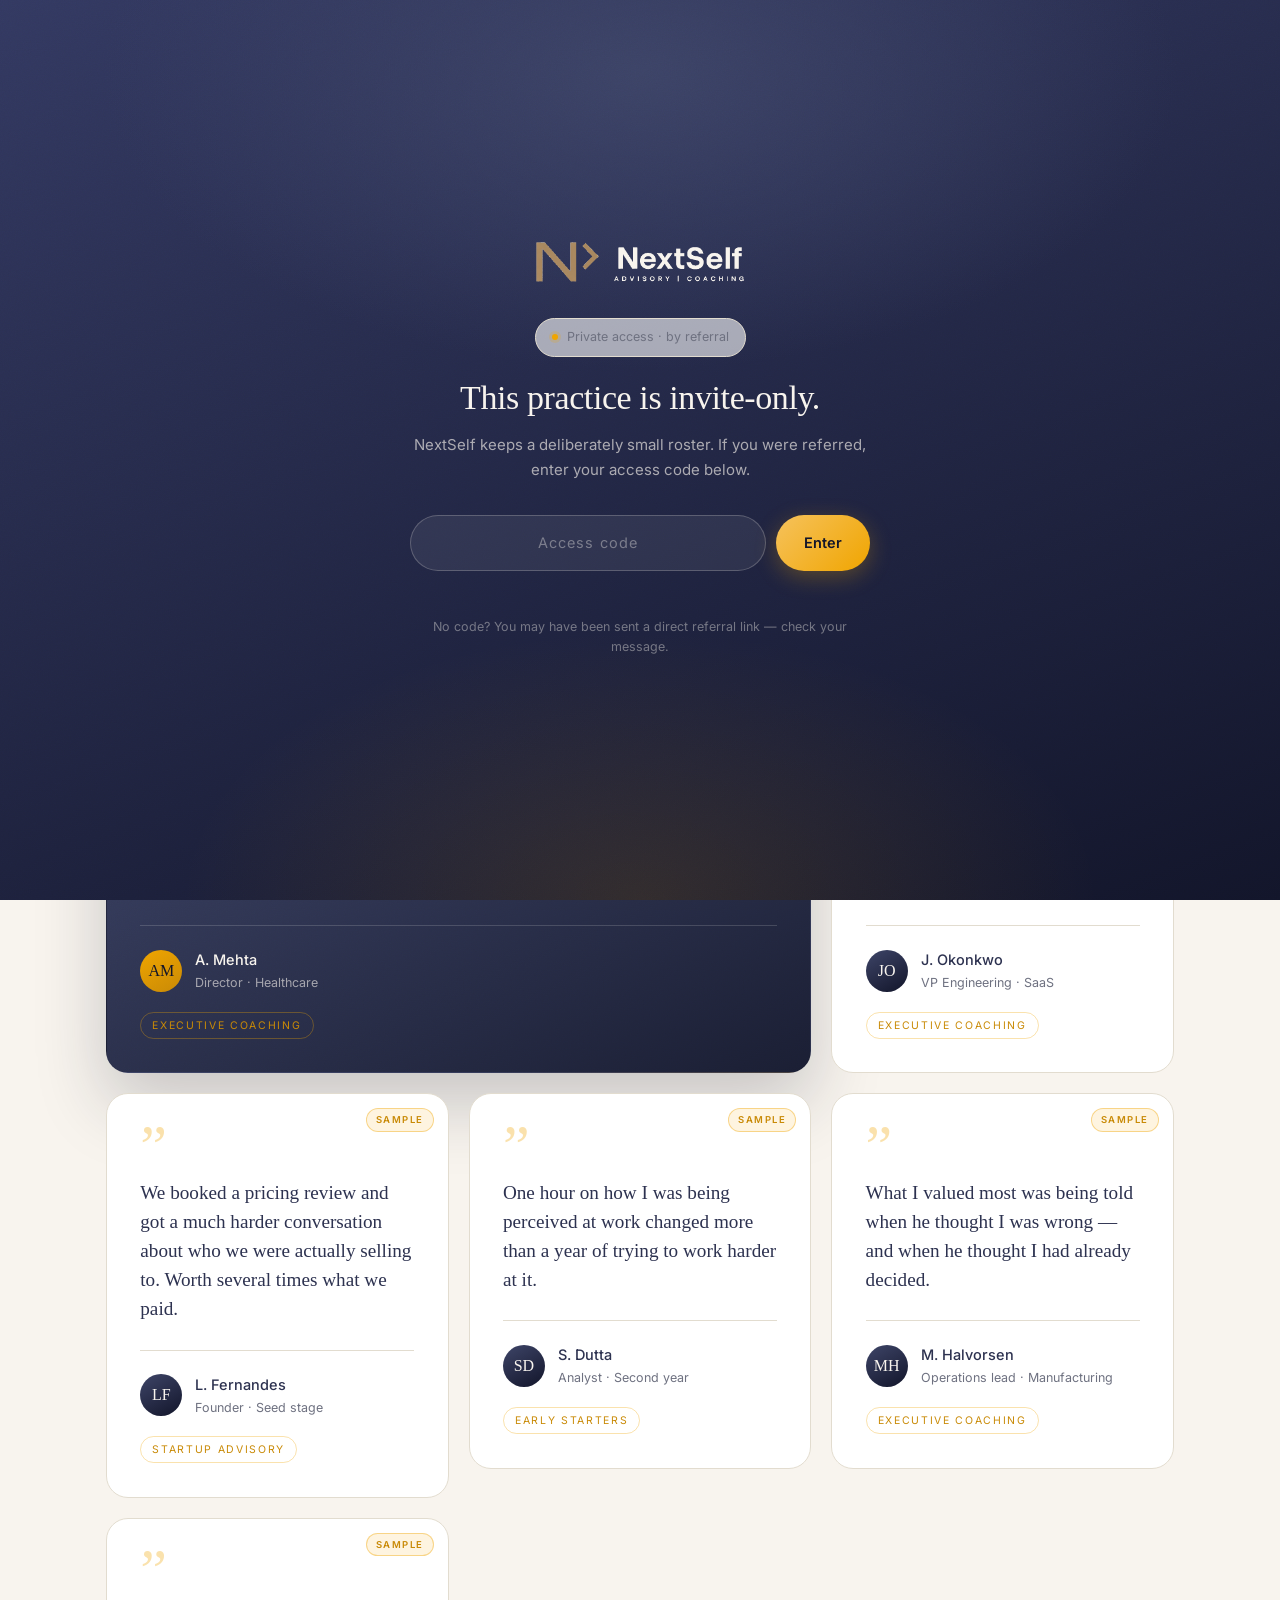
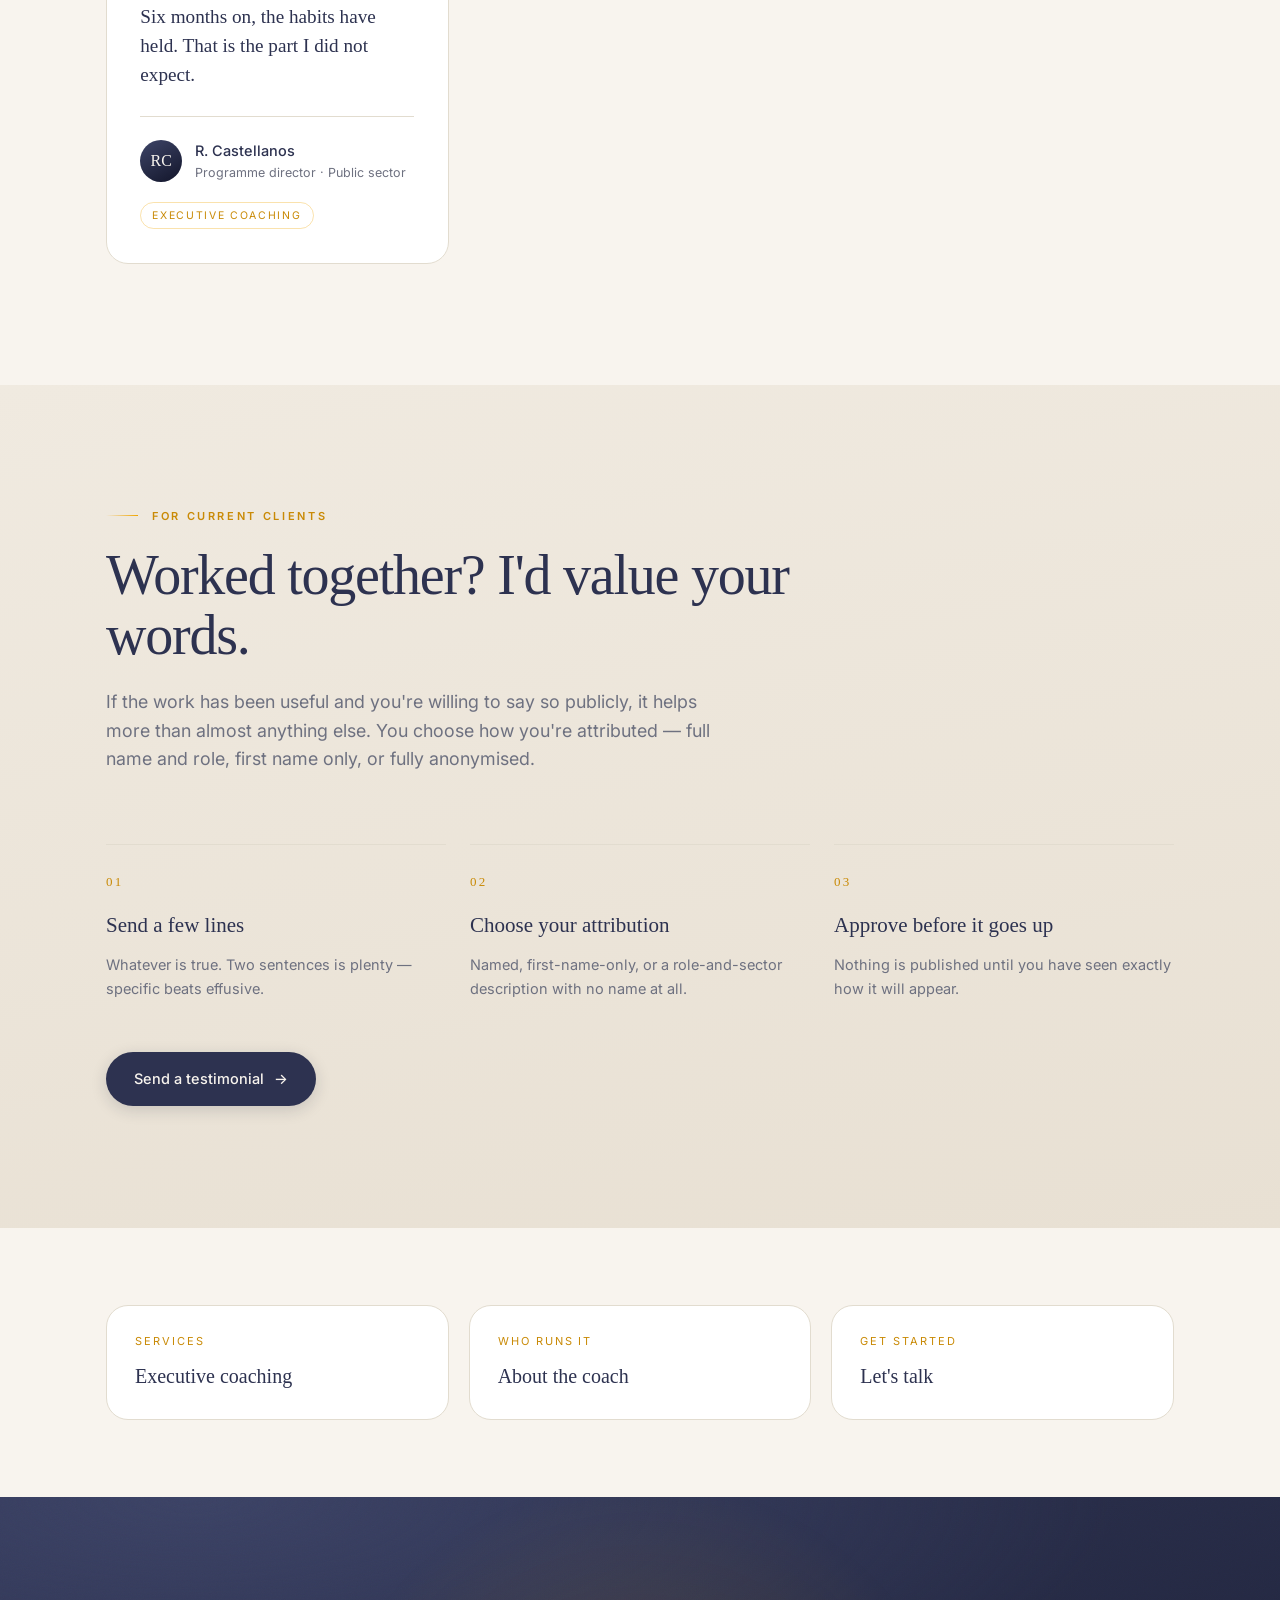
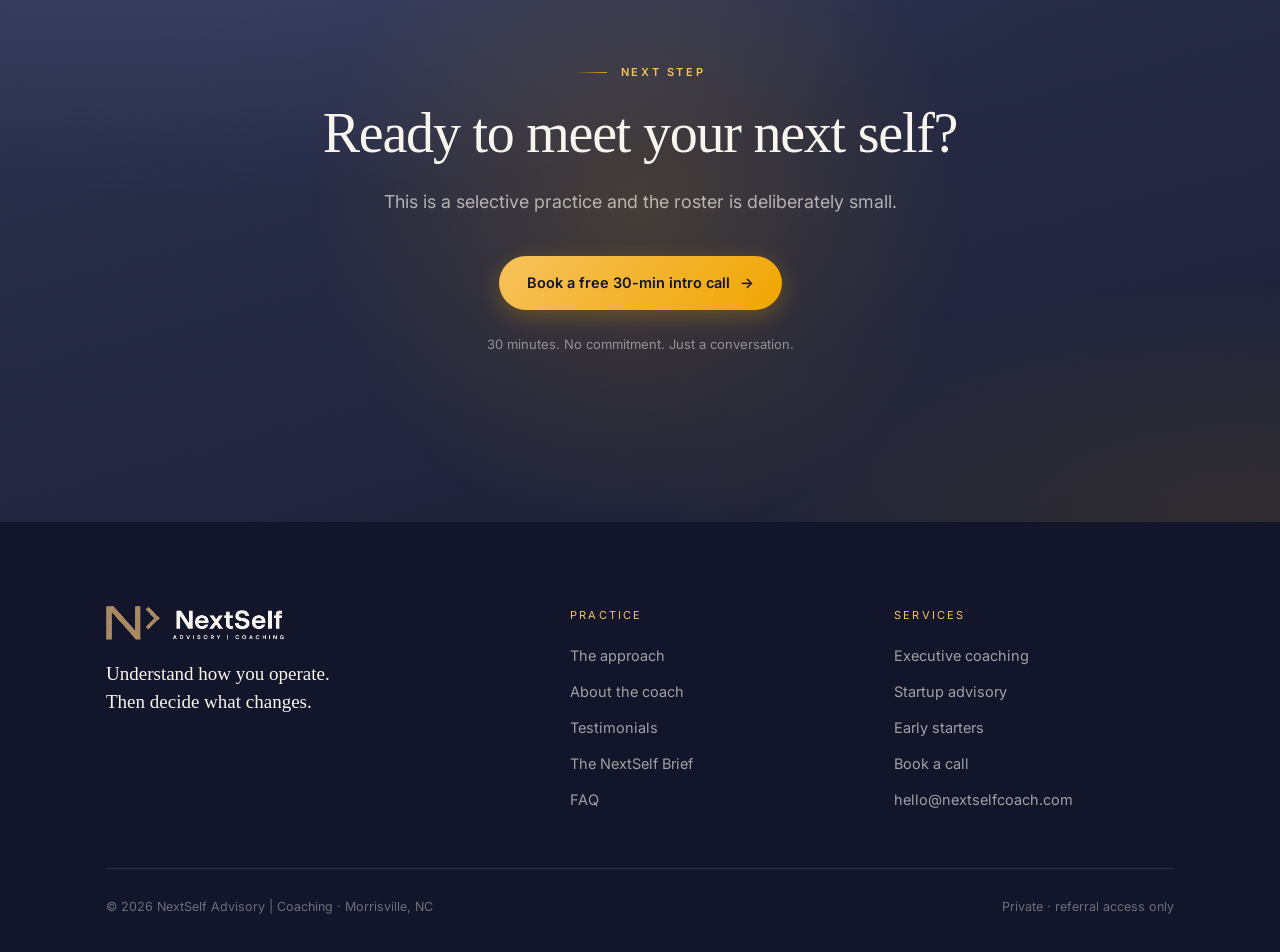
<file: testimonials.html>
<!DOCTYPE html>
<html lang="en">
<head>
<meta charset="utf-8">
<meta name="viewport" content="width=device-width, initial-scale=1">
<title>Testimonials — NextSelf Advisory | Coaching</title>
<meta name="description" content="What clients say about working with NextSelf. Published only with explicit written permission.">
<meta name="theme-color" content="#2d3250">
<link rel="icon" href="assets/img/mark.svg" type="image/svg+xml">
<link rel="alternate icon" href="assets/img/mark.png" type="image/png">
<meta property="og:title" content="Testimonials — NextSelf Advisory | Coaching">
<meta property="og:description" content="What clients say about working with NextSelf. Published only with explicit written permission.">
<meta property="og:type" content="website">
<meta property="og:image" content="assets/img/wordmark.png">
<link rel="preconnect" href="https://fonts.googleapis.com">
<link rel="preconnect" href="https://fonts.gstatic.com" crossorigin>
<link href="https://fonts.googleapis.com/css2?family=Inter:wght@400;500;600&display=swap" rel="stylesheet">
<script>document.documentElement.className+=" js";</script>
<link rel="stylesheet" href="assets/css/styles.css">
</head>
<body>

<!-- Positioning device, not access control. See README.md. -->
<div class="gate" data-code="nextself2026">
  <div class="gate-inner">
    <img src="assets/img/wordmark-light.png" alt="NextSelf Advisory | Coaching">
    <span class="pill"><span class="dot"></span> Private access · by referral</span>
    <h1 class="h3">This practice is invite-only.</h1>
    <p>NextSelf keeps a deliberately small roster. If you were referred, enter your access code below.</p>
    <form>
      <label for="gate-code" style="position:absolute;width:1px;height:1px;overflow:hidden;clip:rect(0 0 0 0)">Access code</label>
      <input id="gate-code" type="text" placeholder="Access code" autocomplete="off" spellcheck="false">
      <button type="submit" class="btn btn-gold">Enter</button>
    </form>
    <p class="err" role="alert"></p>
    <p class="fine">No code? You may have been sent a direct referral link — check your message.</p>
  </div>
</div>

<header class="nav">
  <div class="nav-inner">
    <a class="nav-logo" href="index.html" aria-label="NextSelf Advisory and Coaching — home">
      <svg class="nav-mark" viewBox="0 0 258 161" aria-hidden="true">
        <defs>
          <linearGradient id="navGold" x1="0" y1="0" x2="0.85" y2="1">
            <stop offset="0%" stop-color="#ffd684"/>
            <stop offset="42%" stop-color="#f5b210"/>
            <stop offset="100%" stop-color="#d98f04"/>
          </linearGradient>
        </defs>
        <g fill="url(#navGold)">
          <rect x="0" y="0" width="25" height="161"/>
          <rect x="139" y="0" width="25" height="161"/>
          <path d="M2 0 H35 L164 157 V161 H143 Z"/>
        </g>
        <path class="nm-chev" d="M197 8 L244 56.5 L197 105" fill="none" stroke="url(#navGold)"
              stroke-width="18" stroke-linecap="butt" stroke-linejoin="miter" stroke-miterlimit="10"/>
      </svg>
      <img class="logo-light" src="assets/img/wordtype-light.png" alt="">
      <img class="logo-dark" src="assets/img/wordtype.png" alt="">
    </a>
    <nav class="nav-links" aria-label="Primary">
      <a href="approach.html">Approach</a>
      <a href="index.html#services">Services</a>
      <a href="testimonials.html" class="is-current" aria-current="page">Testimonials</a>
      <a href="brief.html">The Brief</a>
      <a href="about.html">About</a>
    </nav>
    <div class="nav-cta">
      <a class="btn btn-primary" href="contact.html">Book a call</a>
    </div>
    <button class="nav-toggle" aria-label="Menu" aria-expanded="false"><span></span><span></span><span></span></button>
  </div>
</header>

<main>

<section class="page-hero">
  <div class="wrap">
    <p class="crumb reveal"><a href="index.html">Home</a> <span>/</span> Testimonials</p>
    <div class="reveal" style="margin-top:26px">
      <p class="eyebrow">In their words</p>
      <h1 class="display">What the work actually <span class="accent">feels</span> like.</h1>
      <p class="lede">Coaching is a private relationship, so people are quoted the way they chose to be — some named in full, some by role alone.</p>
      
    </div>
  </div>
</section>

<section class="sec">
  <div class="wrap">

    <!-- ==================================================================
         GOING LIVE WITH REAL TESTIMONIALS

         The cards below are placeholders with invented names. To publish:
           1. Replace each <blockquote>, .tm-name and .tm-role with the
              real client's words and chosen attribution.
           2. Delete that card's <span class="tm-sample">Sample</span> chip.
           3. Once none are left, delete the .tm-placeholder-note on
              index.html too.

         Attribution can be anonymised — "Director · Healthcare" works, and
         is often what people will actually agree to. The avatar is initials,
         not a photo, so nobody has to supply a headshot.

         Add class "is-featured" to one card to span two columns on a dark
         ground. Use it for the single strongest quote only.
         ================================================================== -->

    <div class="tm-grid">
      <article class="tm is-featured reveal">
        <span class="tm-sample">Sample</span>
        <div class="tm-mark">&rdquo;</div>
        <blockquote>I came in wanting a promotion strategy. I left understanding why the last two had stalled. That reframe was uncomfortable and completely correct.</blockquote>
        <div class="tm-meta">
          <span class="tm-avatar">AM</span>
          <span>
            <span class="tm-name">A. Mehta</span>
            <span class="tm-role">Director · Healthcare</span>
          </span>
        </div>
        <span class="tm-tag">Executive coaching</span>
      </article>
      <article class="tm reveal">
        <span class="tm-sample">Sample</span>
        <div class="tm-mark">&rdquo;</div>
        <blockquote>He does not hand you a framework. He asks the question you have been avoiding, then sits with you while you answer it.</blockquote>
        <div class="tm-meta">
          <span class="tm-avatar">JO</span>
          <span>
            <span class="tm-name">J. Okonkwo</span>
            <span class="tm-role">VP Engineering · SaaS</span>
          </span>
        </div>
        <span class="tm-tag">Executive coaching</span>
      </article>
      <article class="tm reveal">
        <span class="tm-sample">Sample</span>
        <div class="tm-mark">&rdquo;</div>
        <blockquote>We booked a pricing review and got a much harder conversation about who we were actually selling to. Worth several times what we paid.</blockquote>
        <div class="tm-meta">
          <span class="tm-avatar">LF</span>
          <span>
            <span class="tm-name">L. Fernandes</span>
            <span class="tm-role">Founder · Seed stage</span>
          </span>
        </div>
        <span class="tm-tag">Startup advisory</span>
      </article>
      <article class="tm reveal">
        <span class="tm-sample">Sample</span>
        <div class="tm-mark">&rdquo;</div>
        <blockquote>One hour on how I was being perceived at work changed more than a year of trying to work harder at it.</blockquote>
        <div class="tm-meta">
          <span class="tm-avatar">SD</span>
          <span>
            <span class="tm-name">S. Dutta</span>
            <span class="tm-role">Analyst · Second year</span>
          </span>
        </div>
        <span class="tm-tag">Early starters</span>
      </article>
      <article class="tm reveal">
        <span class="tm-sample">Sample</span>
        <div class="tm-mark">&rdquo;</div>
        <blockquote>What I valued most was being told when he thought I was wrong — and when he thought I had already decided.</blockquote>
        <div class="tm-meta">
          <span class="tm-avatar">MH</span>
          <span>
            <span class="tm-name">M. Halvorsen</span>
            <span class="tm-role">Operations lead · Manufacturing</span>
          </span>
        </div>
        <span class="tm-tag">Executive coaching</span>
      </article>
      <article class="tm reveal">
        <span class="tm-sample">Sample</span>
        <div class="tm-mark">&rdquo;</div>
        <blockquote>Six months on, the habits have held. That is the part I did not expect.</blockquote>
        <div class="tm-meta">
          <span class="tm-avatar">RC</span>
          <span>
            <span class="tm-name">R. Castellanos</span>
            <span class="tm-role">Programme director · Public sector</span>
          </span>
        </div>
        <span class="tm-tag">Executive coaching</span>
      </article>
    </div>

  </div>
</section>

<section class="sec sec-warm">
  <div class="wrap">
    <div class="sec-head reveal">
      <p class="eyebrow">For current clients</p>
      <h2 class="h2">Worked together? I'd value your words.</h2>
      <p class="lede">If the work has been useful and you're willing to say so publicly, it helps more than almost anything else. You choose how you're attributed — full name and role, first name only, or fully anonymised.</p>
    </div>
    <div class="steps is-3">
      <div class="step reveal"><span class="num">01</span><h3>Send a few lines</h3><p>Whatever is true. Two sentences is plenty — specific beats effusive.</p></div>
      <div class="step reveal"><span class="num">02</span><h3>Choose your attribution</h3><p>Named, first-name-only, or a role-and-sector description with no name at all.</p></div>
      <div class="step reveal"><span class="num">03</span><h3>Approve before it goes up</h3><p>Nothing is published until you have seen exactly how it will appear.</p></div>
    </div>
    <div class="hero-actions reveal" style="margin-top:clamp(36px,4vw,52px)">
      <a class="btn btn-primary" href="mailto:hello@nextselfcoach.com?subject=Testimonial%20for%20NextSelf">Send a testimonial <span class="arrow">→</span></a>
    </div>
  </div>
</section>

<section class="sec-sm">
  <div class="wrap">
    <div class="pagenav">
      <a class="reveal" href="coaching.html"><span class="k">Services</span><span class="t">Executive coaching</span></a>
      <a class="reveal" href="about.html"><span class="k">Who runs it</span><span class="t">About the coach</span></a>
      <a class="reveal" href="contact.html"><span class="k">Get started</span><span class="t">Let's talk</span></a>
    </div>
  </div>
</section>

<section class="sec-lg sec-dark cta-block">
  <div class="wrap-narrow">
    <p class="eyebrow center">Next step</p>
    <h2 class="h2">Ready to meet your next self?</h2>
    <p class="lede">This is a selective practice and the roster is deliberately small.</p>
    <div class="cta-actions">
      <a class="btn btn-gold" href="contact.html">Book a free 30-min intro call <span class="arrow">→</span></a>
    </div>
    <p class="cta-fine">30 minutes. No commitment. Just a conversation.</p>
  </div>
</section>

</main>

<footer class="footer">
  <div class="wrap">
    <div class="footer-top">
      <div>
        <div class="footer-logo"><img src="assets/img/wordmark-light.png" alt="NextSelf Advisory | Coaching"></div>
        <p class="footer-tag">Understand how you operate. Then decide what changes.</p>
      </div>
      <div>
        <h4>Practice</h4>
        <ul>
          <li><a href="approach.html">The approach</a></li>
          <li><a href="about.html">About the coach</a></li>
          <li><a href="testimonials.html">Testimonials</a></li>
          <li><a href="brief.html">The NextSelf Brief</a></li>
          <li><a href="faq.html">FAQ</a></li>
        </ul>
      </div>
      <div>
        <h4>Services</h4>
        <ul>
          <li><a href="coaching.html">Executive coaching</a></li>
          <li><a href="startup-advisory.html">Startup advisory</a></li>
          <li><a href="early-starters.html">Early starters</a></li>
          <li><a href="contact.html">Book a call</a></li>
          <li><a href="mailto:hello@nextselfcoach.com">hello@nextselfcoach.com</a></li>
        </ul>
      </div>
    </div>
    <div class="footer-bottom">
      <span>© <span data-year>2026</span> NextSelf Advisory | Coaching · Morrisville, NC</span>
      <span>Private · referral access only</span>
    </div>
  </div>
</footer>

<script src="assets/js/main.js"></script>
</body>
</html>
</file>
<file: assets/css/styles.css>
/* ==========================================================================
   NextSelf Advisory | Coaching
   Shared design system

   Palette is locked to three brand colours. Richness comes from tonal depth
   inside them — gradients, grain, glow, translucency — not from new hues.
   Display type Georgia, UI type Inter.
   ========================================================================== */

/* ---------- 1. Tokens ---------- */
:root {
  /* Warm neutrals */
  --off-white: #f8f4ee;
  --warm:      #f0eae0;
  --warm-2:    #e8e0d3;
  --paper:     #ffffff;

  /* Indigo, with real tonal range */
  --indigo:      #2d3250;
  --indigo-2:    #3e4568;
  --indigo-3:    #232847;
  --indigo-deep: #1a1e33;
  --indigo-ink:  #12152a;

  --muted:     #6e7180;
  --muted-2:   #8b8e9c;
  --line:      #e2dccf;
  --line-2:    #d5cdbb;
  --line-dark: rgba(248, 244, 238, 0.14);

  /* Gold — rationed, but used with conviction where it appears */
  --gold:      #f0a500;
  --gold-soft: #f6c25c;
  --gold-deep: #c98a06;
  --bronze:    #ab8a61;

  --serif: Georgia, "Times New Roman", "Nimbus Roman", serif;
  --sans:  "Inter", -apple-system, BlinkMacSystemFont, "Segoe UI", Helvetica, Arial, sans-serif;

  --wrap:   1180px;
  --narrow: 860px;
  --gutter: clamp(20px, 5vw, 56px);

  --r-sm: 8px;
  --r-md: 14px;
  --r-lg: 22px;
  --r-xl: 32px;
  --r-pill: 999px;

  --ease: cubic-bezier(0.22, 0.61, 0.36, 1);
  --ease-out: cubic-bezier(0.16, 1, 0.3, 1);

  /* Film grain. Kills the flat-digital look on dark ground. */
  --grain: url("data:image/svg+xml,%3Csvg xmlns='http://www.w3.org/2000/svg' width='140' height='140'%3E%3Cfilter id='n'%3E%3CfeTurbulence type='fractalNoise' baseFrequency='0.85' numOctaves='3' stitchTiles='stitch'/%3E%3C/filter%3E%3Crect width='100%25' height='100%25' filter='url(%23n)' opacity='0.42'/%3E%3C/svg%3E");
}

/* ---------- 2. Reset ---------- */
*, *::before, *::after { box-sizing: border-box; }
html {
  -webkit-text-size-adjust: 100%;
  scroll-behavior: smooth;
  /* `clip`, not `hidden`: hidden on html/body creates a scroll container, which
     zeroes window.scrollY and breaks both the sticky nav and position:sticky. */
  overflow-x: clip;
}
body {
  margin: 0;
  background: var(--off-white);
  color: var(--indigo);
  font-family: var(--sans);
  font-size: 16px;
  line-height: 1.65;
  -webkit-font-smoothing: antialiased;
  -moz-osx-font-smoothing: grayscale;
}
img, svg { max-width: 100%; display: block; }
a { color: inherit; text-decoration: none; }
button { font: inherit; color: inherit; background: none; border: 0; cursor: pointer; }
h1, h2, h3, h4 { margin: 0; font-weight: 400; }
p { margin: 0; }
ul { margin: 0; padding: 0; list-style: none; }
:focus-visible { outline: 2px solid var(--gold); outline-offset: 3px; border-radius: 2px; }
::selection { background: var(--gold); color: var(--indigo-ink); }

/* ---------- 3. Typography ---------- */
.display {
  font-family: var(--serif);
  font-size: clamp(44px, 7vw, 88px);
  line-height: 1.02;
  letter-spacing: -0.028em;
}
.h2 {
  font-family: var(--serif);
  font-size: clamp(32px, 4.4vw, 56px);
  line-height: 1.08;
  letter-spacing: -0.022em;
}
.h3 {
  font-family: var(--serif);
  font-size: clamp(21px, 1.7vw, 26px);
  line-height: 1.26;
  letter-spacing: -0.012em;
}
/* One word set in gold italic — the whole headline lifts off the page. */
.accent { font-style: italic; color: var(--gold); }
.sec-dark .accent { color: var(--gold-soft); }

.eyebrow {
  font-size: 11px;
  font-weight: 600;
  letter-spacing: 0.24em;
  text-transform: uppercase;
  color: var(--gold-deep);
  display: flex;
  align-items: center;
  gap: 14px;
}
.eyebrow::before {
  content: "";
  width: 32px;
  height: 1px;
  background: linear-gradient(90deg, transparent, var(--gold));
  flex: none;
}
.sec-dark .eyebrow { color: var(--gold-soft); }
.eyebrow.center { justify-content: center; }

.lede {
  font-size: clamp(17px, 1.4vw, 19.5px);
  line-height: 1.6;
  color: var(--muted);
  max-width: 58ch;
}
.body    { color: var(--muted); max-width: 68ch; }
.measure { max-width: 68ch; }

/* ---------- 4. Layout ---------- */
.wrap        { max-width: var(--wrap);   margin-inline: auto; padding-inline: var(--gutter); }
.wrap-narrow { max-width: var(--narrow); margin-inline: auto; padding-inline: var(--gutter); }

.sec    { padding-block: clamp(76px, 9.5vw, 136px); position: relative; }
.sec-lg { padding-block: clamp(100px, 13vw, 184px); position: relative; }
.sec-sm { padding-block: clamp(56px, 6vw, 92px); position: relative; }

.sec-warm  { background: linear-gradient(170deg, var(--warm) 0%, var(--warm-2) 100%); }
.sec-paper { background: var(--paper); }

/* Dark ground: layered gradient + grain, so it reads like ink rather than #333 */
.sec-dark {
  background: var(--indigo);
  background-image:
    radial-gradient(120% 80% at 15% 0%,  rgba(62, 69, 104, 0.85) 0%, transparent 60%),
    radial-gradient(90% 70% at 100% 100%, rgba(240, 165, 0, 0.10) 0%, transparent 55%),
    linear-gradient(165deg, var(--indigo) 0%, var(--indigo-deep) 100%);
  color: var(--off-white);
  position: relative;
  overflow: hidden;
}
.sec-dark::before {
  content: "";
  position: absolute;
  inset: 0;
  background-image: var(--grain);
  opacity: 0.16;
  mix-blend-mode: overlay;
  pointer-events: none;
}
.sec-dark > * { position: relative; z-index: 1; }
.sec-dark .lede, .sec-dark .body { color: rgba(248, 244, 238, 0.66); }

.sec-head { max-width: 740px; margin-bottom: clamp(44px, 5.5vw, 72px); }
.sec-head .h2 { margin-top: 20px; }
.sec-head .lede { margin-top: 22px; }

.rule { height: 1px; background: var(--line); border: 0; margin: 0; }

/* ---------- 5. Buttons ---------- */
.btn {
  display: inline-flex;
  align-items: center;
  gap: 10px;
  padding: 15px 28px;
  border-radius: var(--r-pill);
  font-size: 14.5px;
  font-weight: 500;
  position: relative;
  transition: transform 0.32s var(--ease-out), background-color 0.3s var(--ease),
              color 0.3s var(--ease), border-color 0.3s var(--ease), box-shadow 0.32s var(--ease);
}
.btn .arrow { transition: transform 0.32s var(--ease-out); }
.btn:hover .arrow { transform: translateX(5px); }

.btn-primary {
  background: var(--indigo);
  color: var(--off-white);
  box-shadow: 0 4px 16px rgba(26, 30, 51, 0.16);
}
.btn-primary:hover {
  background: var(--indigo-ink);
  transform: translateY(-2px);
  box-shadow: 0 14px 34px rgba(26, 30, 51, 0.26);
}

.btn-ghost { background: transparent; color: var(--indigo); border: 1px solid var(--line-2); }
.btn-ghost:hover { border-color: var(--indigo); transform: translateY(-2px); }

/* Gold marks the moments the brief says matter. Nowhere else. */
.btn-gold {
  background: linear-gradient(135deg, var(--gold-soft), var(--gold));
  color: var(--indigo-ink);
  font-weight: 600;
  box-shadow: 0 6px 22px rgba(240, 165, 0, 0.28);
}
.btn-gold:hover {
  transform: translateY(-2px);
  box-shadow: 0 16px 40px rgba(240, 165, 0, 0.4);
}

.sec-dark .btn-ghost { color: var(--off-white); border-color: rgba(248, 244, 238, 0.28); }
.sec-dark .btn-ghost:hover { border-color: var(--off-white); background: rgba(255, 255, 255, 0.05); }
.hero .btn-ghost { color: var(--off-white); border-color: rgba(248, 244, 238, 0.28); }
.hero .btn-ghost:hover { border-color: var(--off-white); background: rgba(255, 255, 255, 0.05); }
/* Indigo-on-indigo disappears. The hero CTA inverts instead — and gold stays
   held back for the closing CTA, where it still lands. */
.hero .btn-primary { background: var(--off-white); color: var(--indigo-ink); }
.hero .btn-primary:hover { background: #fff; box-shadow: 0 16px 40px rgba(0, 0, 0, 0.32); }

.link-arrow {
  display: inline-flex;
  align-items: center;
  gap: 9px;
  font-size: 14px;
  font-weight: 500;
  color: var(--indigo);
  padding-bottom: 4px;
  position: relative;
}
.link-arrow::after {
  content: "";
  position: absolute;
  left: 0; bottom: 0;
  width: 100%; height: 1px;
  background: var(--line-2);
  transition: background-color 0.3s var(--ease), transform 0.4s var(--ease-out);
  transform-origin: left;
}
.link-arrow:hover::after { background: var(--gold); }
.link-arrow:hover .arrow { transform: translateX(5px); }
.link-arrow .arrow { transition: transform 0.32s var(--ease-out); }

/* ---------- 6. Pills, tags, numerals ---------- */
.pill {
  display: inline-flex;
  align-items: center;
  gap: 9px;
  padding: 8px 16px;
  border-radius: var(--r-pill);
  border: 1px solid var(--line);
  font-size: 12.5px;
  color: var(--muted);
  background: rgba(255, 255, 255, 0.6);
}
.pill .dot {
  width: 6px; height: 6px;
  border-radius: 50%;
  background: var(--gold);
  flex: none;
  box-shadow: 0 0 0 3px rgba(240, 165, 0, 0.2);
  animation: pulse 2.8s var(--ease) infinite;
}
@keyframes pulse {
  0%, 100% { box-shadow: 0 0 0 3px rgba(240, 165, 0, 0.2); }
  50%      { box-shadow: 0 0 0 6px rgba(240, 165, 0, 0.05); }
}
.sec-dark .pill, .hero .pill {
  border-color: rgba(248, 244, 238, 0.2);
  color: rgba(248, 244, 238, 0.8);
  background: rgba(255, 255, 255, 0.06);
  backdrop-filter: blur(8px);
}

.tag {
  display: inline-block;
  padding: 7px 14px;
  border-radius: var(--r-pill);
  background: rgba(45, 50, 80, 0.06);
  font-size: 12.5px;
  color: var(--indigo-2);
}
.sec-dark .tag { background: rgba(255, 255, 255, 0.08); color: rgba(248, 244, 238, 0.85); }

.num {
  font-family: var(--serif);
  font-size: 13px;
  letter-spacing: 0.18em;
  color: var(--gold-deep);
}
.sec-dark .num { color: var(--gold-soft); }

/* Oversized ghost numeral — editorial weight without adding ink. */
.ghost-num {
  font-family: var(--serif);
  font-size: clamp(64px, 7vw, 104px);
  line-height: 0.8;
  color: transparent;
  -webkit-text-stroke: 1px var(--line-2);
  letter-spacing: -0.03em;
  transition: -webkit-text-stroke-color 0.45s var(--ease), color 0.45s var(--ease);
}

/* ---------- 7. Navigation ---------- */
.nav {
  position: fixed;
  top: 0; left: 0; right: 0;
  z-index: 60;
  /* backdrop-filter is deliberately not transitioned: animating the blur over
     content that is itself fading in makes Chrome and Safari ghost it. */
  transition: background-color 0.4s var(--ease), border-color 0.4s var(--ease),
              padding 0.4s var(--ease);
  border-bottom: 1px solid transparent;
}
.nav-inner {
  max-width: var(--wrap);
  margin-inline: auto;
  padding: 20px var(--gutter);
  display: flex;
  align-items: center;
  gap: 28px;
  transition: padding 0.4s var(--ease);
}
.nav-logo img { height: 30px; width: auto; transition: opacity 0.3s var(--ease); }
/* Over the dark hero the light lockup shows; once stuck, the dark one. */
.nav-logo .logo-dark { display: none; }
.nav.is-stuck {
  background: rgba(248, 244, 238, 0.88);
  backdrop-filter: blur(16px);
  -webkit-backdrop-filter: blur(16px);
  border-bottom-color: var(--line);
}
.nav.is-stuck .nav-inner { padding-block: 13px; }
.nav.is-stuck .nav-logo .logo-light { display: none; }
.nav.is-stuck .nav-logo .logo-dark  { display: block; }

.nav-links {
  display: flex;
  gap: 30px;
  margin-left: auto;
  font-size: 14.5px;
}
.nav-links a {
  color: rgba(248, 244, 238, 0.78);
  position: relative;
  padding-block: 5px;
  transition: color 0.3s var(--ease);
}
.nav-links a:hover { color: var(--off-white); }
.nav.is-stuck .nav-links a { color: var(--indigo-2); }
.nav.is-stuck .nav-links a:hover { color: var(--indigo); }
.nav-links a::after {
  content: "";
  position: absolute;
  left: 0; bottom: 0;
  width: 100%; height: 1px;
  background: var(--gold);
  transform: scaleX(0);
  transform-origin: left;
  transition: transform 0.34s var(--ease-out);
}
.nav-links a:hover::after { transform: scaleX(1); }

.nav-cta { display: flex; align-items: center; gap: 14px; }
.nav-cta .btn { padding: 11px 22px; font-size: 13.5px; }
.nav .btn-primary { background: var(--off-white); color: var(--indigo-ink); }
.nav .btn-primary:hover { background: #fff; }
.nav.is-stuck .btn-primary { background: var(--indigo); color: var(--off-white); }
.nav.is-stuck .btn-primary:hover { background: var(--indigo-ink); }

.nav-toggle { display: none; width: 26px; height: 18px; position: relative; margin-left: auto; }
.nav-toggle span {
  position: absolute; left: 0;
  width: 100%; height: 1.5px;
  background: var(--off-white);
  transition: transform 0.34s var(--ease-out), opacity 0.2s var(--ease), background-color 0.3s var(--ease);
}
.nav.is-stuck .nav-toggle span { background: var(--indigo); }
.nav-toggle span:nth-child(1) { top: 0; }
.nav-toggle span:nth-child(2) { top: 8px; }
.nav-toggle span:nth-child(3) { top: 16px; }
.nav-toggle[aria-expanded="true"] span:nth-child(1) { transform: translateY(8px) rotate(45deg); }
.nav-toggle[aria-expanded="true"] span:nth-child(2) { opacity: 0; }
.nav-toggle[aria-expanded="true"] span:nth-child(3) { transform: translateY(-8px) rotate(-45deg); }

/* ---------- 8. Hero (dark) ---------- */
.hero {
  position: relative;
  overflow: hidden;
  background: var(--indigo-deep);
  background-image:
    radial-gradient(100% 70% at 12% 8%,   rgba(62, 69, 104, 0.9) 0%, transparent 58%),
    radial-gradient(70% 60% at 88% 42%,   rgba(240, 165, 0, 0.16) 0%, transparent 58%),
    radial-gradient(90% 80% at 50% 120%,  rgba(171, 138, 97, 0.16) 0%, transparent 60%),
    linear-gradient(160deg, #333961 0%, var(--indigo-deep) 55%, var(--indigo-ink) 100%);
  color: var(--off-white);
  padding-block: clamp(140px, 17vw, 210px) clamp(80px, 10vw, 130px);
}
.hero::after {
  content: "";
  position: absolute;
  inset: 0;
  background-image: var(--grain);
  opacity: 0.2;
  mix-blend-mode: overlay;
  pointer-events: none;
}
.hero > * { position: relative; z-index: 1; }
.hero .lede { color: rgba(248, 244, 238, 0.7); max-width: 50ch; }

.hero-grid {
  display: grid;
  grid-template-columns: 1.08fr 0.92fr;
  gap: clamp(40px, 6vw, 80px);
  align-items: center;
}
.hero h1 { margin: 26px 0 28px; max-width: 14ch; }
/* Two-sentence headline: at full display size it ran to eight lines. */
.hero h1.is-long { font-size: clamp(36px, 4.6vw, 62px); line-height: 1.08; max-width: 20ch; }
.hero-actions { display: flex; flex-wrap: wrap; gap: 14px; margin-top: 40px; }

.hero-meta {
  display: flex;
  flex-wrap: wrap;
  gap: 0;
  margin-top: 60px;
  padding-top: 0;
  border-top: 1px solid rgba(248, 244, 238, 0.14);
}
.hero-meta div {
  min-width: 120px;
  padding: 26px 30px 0 0;
  margin-right: 30px;
  border-right: 1px solid rgba(248, 244, 238, 0.1);
}
.hero-meta div:last-child { border-right: 0; margin-right: 0; }
.hero-meta .k {
  font-family: var(--serif);
  font-size: 32px;
  line-height: 1.05;
  display: block;
  color: var(--off-white);
}
.hero-meta .v {
  font-size: 12px;
  color: rgba(248, 244, 238, 0.5);
  letter-spacing: 0.06em;
  margin-top: 7px;
  display: block;
}
/* On light ground (the coach column) the same block flips tone. */
.sec-warm .hero-meta, .sec .hero-meta { border-top-color: var(--line); }
.sec-warm .hero-meta div, .sec .hero-meta div { border-right-color: var(--line); }
.sec-warm .hero-meta .k, .sec .hero-meta .k { color: var(--indigo); }
.sec-warm .hero-meta .v, .sec .hero-meta .v { color: var(--muted); }

/* Hero art — layered arcs, a lit core, floating chips */
.hero-art { position: relative; aspect-ratio: 1 / 1; }
.hero-art .ring {
  position: absolute;
  border-radius: 50%;
  border: 1px solid rgba(248, 244, 238, 0.13);
}
.hero-art .ring-1 { inset: 0; }
.hero-art .ring-2 {
  inset: 12%;
  border-color: rgba(240, 165, 0, 0.3);
  border-style: dashed;
  animation: spin 64s linear infinite;
}
@keyframes spin { to { transform: rotate(360deg); } }
.hero-art .glow {
  position: absolute;
  inset: 16%;
  border-radius: 50%;
  background: radial-gradient(circle at 34% 28%, rgba(240, 165, 0, 0.3), transparent 62%);
  filter: blur(26px);
}
.hero-art .core {
  position: absolute;
  inset: 25%;
  border-radius: 50%;
  background:
    radial-gradient(circle at 32% 26%, rgba(255, 255, 255, 0.14), transparent 55%),
    linear-gradient(150deg, var(--indigo-2), var(--indigo-ink));
  border: 1px solid rgba(248, 244, 238, 0.16);
  box-shadow: 0 40px 90px rgba(0, 0, 0, 0.42), inset 0 1px 0 rgba(255, 255, 255, 0.1);
  display: grid;
  place-items: center;
  padding: 20%;
}
.hero-art .core img { width: 100%; opacity: 0.96; }
.hero-art .orbit {
  position: absolute;
  padding: 9px 17px;
  border-radius: var(--r-pill);
  background: rgba(248, 244, 238, 0.09);
  border: 1px solid rgba(248, 244, 238, 0.18);
  backdrop-filter: blur(10px);
  -webkit-backdrop-filter: blur(10px);
  font-size: 12.5px;
  letter-spacing: 0.04em;
  color: rgba(248, 244, 238, 0.9);
  white-space: nowrap;
  box-shadow: 0 10px 30px rgba(0, 0, 0, 0.25);
  animation: float 7s var(--ease) infinite;
}
.hero-art .orbit-1 { top: 3%;   left: -4%;  animation-delay: 0s; }
.hero-art .orbit-2 { top: 46%;  right: -8%; animation-delay: 1.6s; }
.hero-art .orbit-3 { bottom: 5%; left: 4%;  animation-delay: 3.2s; }
@keyframes float {
  0%, 100% { transform: translateY(0); }
  50%      { transform: translateY(-9px); }
}

/* ---------- 9. Marquee ---------- */
.marquee {
  background: var(--indigo-ink);
  overflow: hidden;
  padding-block: 20px;
  position: relative;
}
.marquee::before, .marquee::after {
  content: "";
  position: absolute;
  top: 0; bottom: 0;
  width: 110px;
  z-index: 2;
  pointer-events: none;
}
.marquee::before { left: 0;  background: linear-gradient(90deg,  var(--indigo-ink), transparent); }
.marquee::after  { right: 0; background: linear-gradient(270deg, var(--indigo-ink), transparent); }
.marquee-track { display: flex; width: max-content; animation: slide 46s linear infinite; }
.marquee:hover .marquee-track { animation-play-state: paused; }
.marquee-track span {
  display: inline-flex;
  align-items: center;
  gap: 38px;
  padding-inline: 19px;
  font-size: 12px;
  letter-spacing: 0.2em;
  text-transform: uppercase;
  color: rgba(248, 244, 238, 0.52);
  white-space: nowrap;
}
.marquee-track span::after {
  content: "";
  width: 5px; height: 5px;
  border-radius: 50%;
  background: var(--gold);
  opacity: 0.75;
}
@keyframes slide { to { transform: translateX(-50%); } }

/* ---------- 10. Cards ---------- */
.card {
  background: var(--paper);
  border: 1px solid var(--line);
  border-radius: var(--r-lg);
  padding: clamp(28px, 2.8vw, 40px);
  position: relative;
  overflow: hidden;
  transition: transform 0.42s var(--ease-out), border-color 0.42s var(--ease),
              box-shadow 0.42s var(--ease-out);
}
/* Gold hairline wipes across the top edge on hover. */
.card::before {
  content: "";
  position: absolute;
  top: 0; left: 0; right: 0;
  height: 2px;
  background: linear-gradient(90deg, var(--gold), var(--gold-soft));
  transform: scaleX(0);
  transform-origin: left;
  transition: transform 0.5s var(--ease-out);
}
.card:hover::before { transform: scaleX(1); }
.card:hover {
  transform: translateY(-4px);
  border-color: var(--line-2);
  box-shadow: 0 26px 60px rgba(45, 50, 80, 0.1);
}
.card:hover .ghost-num { -webkit-text-stroke-color: var(--gold); }
.card .h3 { margin: 18px 0 12px; }
.card .body { font-size: 15px; }
.sec-paper .card { background: var(--off-white); border-color: var(--line); }
.sec-warm .card  { background: rgba(255, 255, 255, 0.72); }

.routes { display: grid; grid-template-columns: 1.2fr 1fr 1fr; gap: 20px; }
.route { display: flex; flex-direction: column; min-height: 320px; }
.route .route-foot { margin-top: auto; padding-top: 28px; }
.route .badge {
  align-self: flex-start;
  font-size: 10px;
  letter-spacing: 0.18em;
  text-transform: uppercase;
  color: var(--gold-deep);
  background: rgba(240, 165, 0, 0.1);
  border: 1px solid rgba(240, 165, 0, 0.3);
  border-radius: var(--r-pill);
  padding: 5px 12px;
  margin-bottom: 18px;
}
.route .icon { color: var(--indigo-2); opacity: 0.85; }

/* Fit list + counter-panel */
.fit-grid { display: grid; grid-template-columns: 1.32fr 1fr; gap: clamp(28px, 4vw, 60px); align-items: start; }
.fit-list li { padding: 28px 0; border-bottom: 1px solid var(--line); transition: padding-left 0.4s var(--ease-out); }
.fit-list li:first-child { padding-top: 0; }
.fit-list li:last-child { border-bottom: 0; }
.fit-list li:hover { padding-left: 12px; }
.fit-list .h3 { margin-bottom: 11px; }

.fit-not {
  background: var(--indigo);
  background-image:
    radial-gradient(90% 60% at 100% 0%, rgba(240, 165, 0, 0.13) 0%, transparent 58%),
    linear-gradient(160deg, var(--indigo-2) 0%, var(--indigo-deep) 100%);
  color: var(--off-white);
  border-radius: var(--r-xl);
  padding: clamp(30px, 3.2vw, 44px);
  position: sticky;
  top: 108px;
  overflow: hidden;
  box-shadow: 0 30px 70px rgba(26, 30, 51, 0.22);
}
.fit-not::before {
  content: "";
  position: absolute; inset: 0;
  background-image: var(--grain);
  opacity: 0.16; mix-blend-mode: overlay; pointer-events: none;
}
.fit-not > * { position: relative; z-index: 1; }
.fit-not h3 { font-family: var(--serif); font-size: 23px; margin-bottom: 24px; }
.fit-not li {
  font-size: 14.5px;
  line-height: 1.6;
  color: rgba(248, 244, 238, 0.72);
  padding-left: 26px;
  position: relative;
  margin-bottom: 19px;
}
.fit-not li:last-child { margin-bottom: 0; }
.fit-not li::before {
  content: "";
  position: absolute;
  left: 0; top: 10px;
  width: 12px; height: 1px;
  background: var(--gold);
}

/* ---------- 11. The NextSelf Model ---------- */
.model-flow {
  display: grid;
  grid-template-columns: repeat(5, 1fr);
  gap: 14px;
  margin-top: clamp(44px, 5.5vw, 72px);
  position: relative;
}
/* The connecting spine the five movements sit on. */
.model-flow::before {
  content: "";
  position: absolute;
  top: 54px; left: 4%; right: 4%;
  height: 1px;
  background: linear-gradient(90deg, transparent, rgba(240,165,0,0.5) 12%, rgba(240,165,0,0.5) 88%, transparent);
  z-index: 0;
}
.model-step {
  border: 1px solid rgba(248, 244, 238, 0.14);
  border-radius: var(--r-md);
  padding: 28px 22px 26px;
  position: relative;
  z-index: 1;
  background: rgba(26, 30, 51, 0.55);
  backdrop-filter: blur(6px);
  transition: border-color 0.42s var(--ease), background-color 0.42s var(--ease),
              transform 0.42s var(--ease-out);
}
.model-step:hover { border-color: rgba(240, 165, 0, 0.55); transform: translateY(-4px); }
.model-step .step-n {
  font-family: var(--serif);
  font-size: 12px;
  letter-spacing: 0.2em;
  color: rgba(248, 244, 238, 0.42);
}
.model-step h3 {
  font-size: 13.5px;
  font-weight: 600;
  letter-spacing: 0.15em;
  text-transform: uppercase;
  margin: 15px 0 11px;
  font-family: var(--sans);
}
.model-step p { font-size: 14px; line-height: 1.55; color: rgba(248, 244, 238, 0.62); }
/* The two moments the brief marks in gold: the hinge and the outcome. */
.model-step.is-key {
  border-color: rgba(240, 165, 0, 0.5);
  background: linear-gradient(165deg, rgba(240, 165, 0, 0.12), rgba(26, 30, 51, 0.6));
  box-shadow: 0 20px 50px rgba(0, 0, 0, 0.3);
}
.model-step.is-key h3 { color: var(--gold-soft); }
.model-step.is-key .step-n { color: var(--gold); }

/* ---------- 12. Pillars ---------- */
.pillars-layout { display: grid; grid-template-columns: 0.78fr 1.22fr; gap: clamp(32px, 5vw, 80px); align-items: start; }
.pillars-sticky { position: sticky; top: 112px; }
.pillar {
  padding: clamp(28px, 3.2vw, 42px) 0;
  border-top: 1px solid var(--line);
  display: grid;
  grid-template-columns: 116px 1fr;
  gap: 26px;
  align-items: start;
  transition: border-color 0.4s var(--ease);
}
.pillar:last-child { border-bottom: 1px solid var(--line); }
.pillar:hover { border-top-color: var(--gold); }
.pillar:hover .ghost-num { -webkit-text-stroke-color: var(--gold); }
.pillar .h3 { margin-bottom: 11px; }

/* Pillar accent: a gold line icon per pillar that draws itself in as the
   pillar arrives, and lifts on hover. At rest it is fully drawn, so if the
   animation never runs the icon is simply there. */
.pillar-icon { display: block; width: 34px; height: 34px; margin-bottom: 14px; color: var(--gold-deep);
  transition: transform 0.4s var(--ease-out), color 0.4s var(--ease); }
.pillar:hover .pillar-icon { transform: translateY(-3px); color: var(--gold); }
.pillar.was-revealed .pillar-icon * {
  stroke-dasharray: 1;
  animation: pillar-draw 1.1s var(--ease-out) 0.25s backwards;
}
.pillar.was-revealed .pillar-icon *:nth-child(2) { animation-delay: 0.6s; }
@keyframes pillar-draw { from { stroke-dashoffset: 1; } to { stroke-dashoffset: 0; } }
@media (prefers-reduced-motion: reduce) {
  .pillar.was-revealed .pillar-icon * { animation: none; }
}

/* ---------- 13. Coach ---------- */
.coach-layout { display: grid; grid-template-columns: 0.76fr 1.24fr; gap: clamp(36px, 5vw, 80px); align-items: start; }
.coach-aside { position: sticky; top: 112px; }
.coach-portrait {
  border-radius: var(--r-xl);
  background: var(--indigo);
  background-image:
    radial-gradient(85% 60% at 25% 12%, rgba(62, 69, 104, 0.9) 0%, transparent 60%),
    radial-gradient(70% 60% at 90% 95%, rgba(240, 165, 0, 0.16) 0%, transparent 60%),
    linear-gradient(160deg, var(--indigo-2), var(--indigo-ink));
  aspect-ratio: 3 / 3.6;
  display: grid;
  place-items: center;
  padding: 16%;
  position: relative;
  overflow: hidden;
  box-shadow: 0 34px 80px rgba(26, 30, 51, 0.26);
}
.coach-portrait::before {
  content: "";
  position: absolute; inset: 0;
  background-image: var(--grain);
  opacity: 0.18; mix-blend-mode: overlay;
}
.coach-portrait::after {
  content: "";
  position: absolute;
  width: 300px; height: 300px;
  border: 1px solid rgba(240, 165, 0, 0.2);
  border-radius: 50%;
  right: -100px; bottom: -110px;
}
.coach-portrait img { width: 100%; position: relative; z-index: 1; }
.coach-creds { margin-top: 24px; display: flex; flex-wrap: wrap; gap: 8px; }
.coach-body > p { margin-bottom: 21px; color: var(--muted); }
.coach-body > p.strong {
  color: var(--indigo);
  font-family: var(--serif);
  font-size: clamp(19px, 1.8vw, 24px);
  line-height: 1.45;
}
.coach-quote {
  border-left: 2px solid var(--gold);
  padding: 8px 0 8px 30px;
  margin: 38px 0;
  font-family: var(--serif);
  font-size: clamp(20px, 1.9vw, 26px);
  line-height: 1.46;
  color: var(--indigo);
}
.coach-quote cite { display: block; margin-top: 16px; font-family: var(--sans); font-size: 13.5px; font-style: normal; color: var(--muted); }
.principles { display: grid; grid-template-columns: repeat(2, 1fr); gap: 20px; margin-top: 36px; }
.principle { border-top: 1px solid var(--line); padding-top: 18px; transition: border-color 0.4s var(--ease); }
.principle:hover { border-top-color: var(--gold); }
.principle strong { display: block; font-family: var(--serif); font-weight: 400; font-size: 18.5px; margin-bottom: 6px; }
.principle span { font-size: 14px; color: var(--muted); }

/* ---------- 14. Comparison ---------- */
.compare { display: grid; grid-template-columns: 1fr 1fr; gap: 20px; margin-top: clamp(38px, 4.5vw, 60px); }
.compare-col { border-radius: var(--r-xl); padding: clamp(30px, 3.2vw, 44px); position: relative; overflow: hidden; }
.compare-col.is-them { background: var(--warm); border: 1px solid var(--line); }
.compare-col.is-us {
  background: var(--indigo);
  background-image:
    radial-gradient(85% 60% at 100% 0%, rgba(240, 165, 0, 0.15) 0%, transparent 58%),
    linear-gradient(160deg, var(--indigo-2) 0%, var(--indigo-deep) 100%);
  color: var(--off-white);
  box-shadow: 0 30px 70px rgba(26, 30, 51, 0.22);
}
.compare-col.is-us::before {
  content: "";
  position: absolute; inset: 0;
  background-image: var(--grain);
  opacity: 0.16; mix-blend-mode: overlay; pointer-events: none;
}
.compare-col > * { position: relative; z-index: 1; }
.compare-col h3 { font-family: var(--serif); font-size: clamp(22px, 2vw, 27px); margin-bottom: 7px; }
.compare-col .sub { font-size: 11.5px; letter-spacing: 0.18em; text-transform: uppercase; color: var(--muted); margin-bottom: 28px; }
.compare-col.is-us .sub { color: var(--gold-soft); }
.compare-col li { padding: 15px 0 15px 28px; position: relative; font-size: 15px; border-top: 1px solid var(--line-2); }
.compare-col.is-us li { border-top-color: rgba(248, 244, 238, 0.13); color: rgba(248, 244, 238, 0.8); }
.compare-col li::before {
  content: "";
  position: absolute;
  left: 0; top: 24px;
  width: 12px; height: 1px;
  background: var(--muted-2);
}
.compare-col.is-us li::before { background: var(--gold); }
/* Coaching page: every point on the human side stays on one line. Side by
   side from 1200px with the blue column widened; stacked below that so the
   line still has room. Under 700px a phone can't hold it, so it wraps. */
@media (min-width: 1200px) {
  .compare.is-oneline { grid-template-columns: 0.72fr 1fr; }
}
@media (max-width: 1199px) {
  .compare.is-oneline { grid-template-columns: 1fr; }
}
@media (min-width: 700px) {
  .compare.is-oneline .is-us li { white-space: nowrap; }
}

/* ---------- 15. Pricing ---------- */
.tiers { display: grid; grid-template-columns: repeat(3, 1fr); gap: 20px; align-items: stretch; }
.tier { display: flex; flex-direction: column; height: 100%; }
/* The featured tier goes dark — the eye lands where the business wants it. */
.tier.is-featured {
  background: var(--indigo);
  background-image:
    radial-gradient(85% 55% at 100% 0%, rgba(240, 165, 0, 0.16) 0%, transparent 58%),
    linear-gradient(160deg, var(--indigo-2) 0%, var(--indigo-deep) 100%);
  color: var(--off-white);
  border-color: transparent;
  box-shadow: 0 34px 80px rgba(26, 30, 51, 0.26);
}
.tier.is-featured::after {
  content: "";
  position: absolute; inset: 0;
  background-image: var(--grain);
  opacity: 0.16; mix-blend-mode: overlay; pointer-events: none;
}
.tier.is-featured > * { position: relative; z-index: 1; }
.tier.is-featured .tier-desc { color: rgba(248, 244, 238, 0.66); border-bottom-color: rgba(248, 244, 238, 0.16); }
.tier.is-featured .tier-note { color: var(--gold-soft); }
.tier.is-featured .tier-feats li { color: rgba(248, 244, 238, 0.82); }
.tier.is-featured .tier-price span { color: rgba(248, 244, 238, 0.6); }
.sec-paper .tier.is-featured { background-color: var(--indigo); }

.tier-name { font-family: var(--serif); font-size: 25px; }
.tier-note { font-size: 10.5px; letter-spacing: 0.18em; text-transform: uppercase; color: var(--muted); margin-bottom: 16px; display: block; }
.tier-price { font-family: var(--serif); font-size: clamp(38px, 3.6vw, 46px); line-height: 1.05; margin: 18px 0 8px; letter-spacing: -0.02em; }
.tier-price span { font-family: var(--sans); font-size: 14px; color: var(--muted); letter-spacing: 0; }
.tier-desc { font-size: 14.5px; color: var(--muted); padding-bottom: 26px; border-bottom: 1px solid var(--line); }
.tier-feats { padding-block: 24px; flex: 1; }
.tier-feats li { font-size: 14.5px; padding: 9px 0 9px 26px; position: relative; color: var(--indigo-2); }
.tier-feats li::before {
  content: "";
  position: absolute;
  left: 0; top: 17px;
  width: 10px; height: 1px;
  background: var(--gold);
}
.tier .btn { justify-content: center; width: 100%; }
.tier.is-soon { opacity: 0.66; }
.tier.is-soon .btn { pointer-events: none; background: transparent; color: var(--muted); border: 1px solid var(--line); box-shadow: none; }
.price-foot { margin-top: 34px; font-size: 14.5px; color: var(--muted); }

.tabs { display: inline-flex; gap: 4px; padding: 5px; background: rgba(45, 50, 80, 0.07); border-radius: var(--r-pill); margin-bottom: 36px; }
.tab { padding: 10px 22px; border-radius: var(--r-pill); font-size: 14px; color: var(--muted); transition: background-color 0.3s var(--ease), color 0.3s var(--ease); }
.tab[aria-selected="true"] { background: var(--paper); color: var(--indigo); box-shadow: 0 3px 12px rgba(45, 50, 80, 0.09); }

/* ---------- 16. Process ---------- */
.steps { display: grid; grid-template-columns: repeat(4, 1fr); gap: 24px; }
.steps.is-3 { grid-template-columns: repeat(3, 1fr); }
.step { border-top: 1px solid var(--line); padding-top: 26px; transition: border-color 0.4s var(--ease); }
.sec-dark .step { border-top-color: rgba(248, 244, 238, 0.16); }
.step:hover { border-top-color: var(--gold); }
.step .num { display: block; margin-bottom: 15px; }
.step h3 { font-family: var(--serif); font-size: 21px; margin-bottom: 11px; }
.step p { font-size: 14.5px; color: var(--muted); }
.sec-dark .step p { color: rgba(248, 244, 238, 0.62); }

/* ---------- 17. FAQ ---------- */
.faq { border-top: 1px solid var(--line); }
.faq-item { border-bottom: 1px solid var(--line); transition: padding-left 0.4s var(--ease-out); }
.faq-item:hover { padding-left: 8px; }
.faq-q {
  width: 100%;
  display: flex;
  align-items: flex-start;
  justify-content: space-between;
  gap: 24px;
  padding: 28px 0;
  text-align: left;
  font-family: var(--serif);
  font-size: clamp(17px, 1.5vw, 21px);
  line-height: 1.38;
  transition: color 0.3s var(--ease);
}
.faq-q:hover { color: var(--indigo-2); }
.faq-icon { flex: none; width: 16px; height: 16px; margin-top: 7px; position: relative; }
.faq-icon::before, .faq-icon::after {
  content: "";
  position: absolute;
  background: var(--gold);
  transition: transform 0.36s var(--ease-out);
}
.faq-icon::before { top: 50%; left: 0; width: 100%; height: 1.5px; transform: translateY(-50%); }
.faq-icon::after  { left: 50%; top: 0; height: 100%; width: 1.5px; transform: translateX(-50%); }
.faq-item.is-open .faq-icon::after { transform: translateX(-50%) scaleY(0); }
.faq-a { overflow: hidden; height: 0; transition: height 0.4s var(--ease-out); }
.faq-a-inner { padding-bottom: 32px; max-width: 74ch; }
.faq-a-inner p { color: var(--muted); font-size: 15.5px; }
.faq-a-inner p + p { margin-top: 15px; }

/* ---------- 18. The Brief ---------- */
.brief-panel {
  background: var(--indigo);
  background-image:
    radial-gradient(70% 90% at 100% 0%, rgba(240, 165, 0, 0.16) 0%, transparent 55%),
    radial-gradient(80% 70% at 0% 100%, rgba(62, 69, 104, 0.9) 0%, transparent 60%),
    linear-gradient(155deg, var(--indigo-2) 0%, var(--indigo-deep) 100%);
  color: var(--off-white);
  border-radius: var(--r-xl);
  padding: clamp(34px, 4.2vw, 64px);
  display: grid;
  grid-template-columns: 1fr 0.82fr;
  gap: clamp(28px, 4vw, 56px);
  align-items: center;
  position: relative;
  overflow: hidden;
  box-shadow: 0 34px 80px rgba(26, 30, 51, 0.24);
}
.brief-panel::before {
  content: "";
  position: absolute; inset: 0;
  background-image: var(--grain);
  opacity: 0.16; mix-blend-mode: overlay; pointer-events: none;
}
.brief-panel > * { position: relative; z-index: 1; }
.brief-panel .body { color: rgba(248, 244, 238, 0.68); }
.brief-form { display: flex; gap: 10px; flex-wrap: wrap; }
.brief-form input {
  flex: 1;
  min-width: 200px;
  padding: 15px 20px;
  border: 1px solid rgba(248, 244, 238, 0.22);
  border-radius: var(--r-pill);
  font: inherit;
  font-size: 14.5px;
  background: rgba(255, 255, 255, 0.07);
  color: var(--off-white);
  transition: border-color 0.3s var(--ease), background-color 0.3s var(--ease);
}
.brief-form input::placeholder { color: rgba(248, 244, 238, 0.42); }
.brief-form input:focus { outline: none; border-color: var(--gold); background: rgba(255, 255, 255, 0.1); }
.brief-note { font-size: 12.5px; color: rgba(248, 244, 238, 0.45); margin-top: 16px; }
.brief-msg { font-size: 13.5px; color: var(--gold-soft); margin-top: 14px; display: none; }
.brief-msg.is-shown { display: block; }

/* ---------- 19. CTA + footer ---------- */
.cta-block { text-align: center; }
.cta-block::after {
  content: "";
  position: absolute;
  width: min(760px, 92vw); height: min(760px, 92vw);
  border-radius: 50%;
  background: radial-gradient(circle, rgba(240, 165, 0, 0.16) 0%, transparent 62%);
  top: 50%; left: 50%;
  transform: translate(-50%, -50%);
  pointer-events: none;
}
.cta-block .wrap-narrow { position: relative; z-index: 2; }
.cta-block .h2 { margin: 22px 0 24px; }
.cta-block .lede { margin-inline: auto; }
.cta-actions { margin-top: 40px; display: flex; justify-content: center; gap: 14px; flex-wrap: wrap; }
.cta-fine { margin-top: 24px; font-size: 13px; color: rgba(248, 244, 238, 0.5); }

.footer {
  background: var(--indigo-ink);
  color: rgba(248, 244, 238, 0.62);
  padding-block: clamp(56px, 7vw, 84px) 34px;
  position: relative;
  overflow: hidden;
}
.footer::before {
  content: "";
  position: absolute; inset: 0;
  background-image: var(--grain);
  opacity: 0.14; mix-blend-mode: overlay; pointer-events: none;
}
.footer > * { position: relative; z-index: 1; }
.footer-top { display: grid; grid-template-columns: 1.5fr 1fr 1fr; gap: 44px; padding-bottom: 44px; border-bottom: 1px solid rgba(248, 244, 238, 0.12); }
.footer-logo img { height: 30px; margin-bottom: 20px; }
.footer-tag { font-family: var(--serif); font-size: 19px; color: var(--off-white); max-width: 26ch; line-height: 1.45; }
.footer h4 { font-size: 11px; letter-spacing: 0.2em; text-transform: uppercase; color: var(--gold-soft); margin-bottom: 20px; }
.footer li { margin-bottom: 12px; font-size: 14.5px; }
.footer li a { transition: color 0.3s var(--ease); }
.footer li a:hover { color: var(--off-white); }
.footer-bottom { display: flex; flex-wrap: wrap; gap: 14px; justify-content: space-between; padding-top: 28px; font-size: 12.5px; color: rgba(248, 244, 238, 0.4); }

/* ---------- 20. Access gate ---------- */
.gate {
  position: fixed;
  inset: 0;
  z-index: 200;
  background: var(--indigo-deep);
  background-image:
    radial-gradient(70% 55% at 50% 8%, rgba(62, 69, 104, 0.9) 0%, transparent 60%),
    radial-gradient(60% 50% at 50% 100%, rgba(240, 165, 0, 0.12) 0%, transparent 60%),
    linear-gradient(160deg, #333961 0%, var(--indigo-ink) 100%);
  display: grid;
  place-items: center;
  padding: var(--gutter);
  text-align: center;
  color: var(--off-white);
  overflow: hidden;
}
.gate::before {
  content: "";
  position: absolute; inset: 0;
  background-image: var(--grain);
  opacity: 0.2; mix-blend-mode: overlay; pointer-events: none;
}
.gate.is-hidden { display: none; }
.gate-inner { max-width: 460px; position: relative; z-index: 1; }
.gate img { height: 36px; margin: 0 auto 36px; }
.gate .h3 { font-size: clamp(26px, 3.4vw, 34px); margin: 20px 0 14px; }
.gate p { font-size: 15px; color: rgba(248, 244, 238, 0.64); }
.gate form { display: flex; gap: 10px; margin: 32px 0 16px; }
.gate input {
  flex: 1;
  padding: 15px 20px;
  border-radius: var(--r-pill);
  border: 1px solid rgba(248, 244, 238, 0.22);
  background: rgba(255, 255, 255, 0.07);
  color: var(--off-white);
  font: inherit;
  font-size: 14.5px;
  text-align: center;
  letter-spacing: 0.08em;
}
.gate input:focus { outline: none; border-color: var(--gold); }
.gate input::placeholder { color: rgba(248, 244, 238, 0.38); }
.gate .err { color: var(--gold-soft); font-size: 13.5px; min-height: 20px; }
.gate .fine { font-size: 12.5px; color: rgba(248, 244, 238, 0.4); margin-top: 10px; }
body.is-gated { overflow: hidden; }

/* ---------- 21. Reveal ---------- */
/* Scoped to .js so the page is never hidden when scripting is unavailable —
   without this guard a failed observer leaves the whole document at opacity 0. */
.js .reveal { opacity: 0; transform: translateY(20px); }
.js .reveal.is-in {
  opacity: 1;
  transform: none;
  transition: opacity 0.7s var(--ease-out), transform 0.7s var(--ease-out);
  transition-delay: var(--d, 0ms);
}

/* ---------- 22. Responsive ---------- */
@media (max-width: 1000px) {
  .hero-grid { grid-template-columns: 1fr; }
  /* width:100% is load-bearing. `margin-inline:auto` cancels a grid item's
     default stretch, and every child here is absolutely positioned, so the
     intrinsic width collapses to 0 and the whole thing disappears. */
  .hero-art { width: 100%; max-width: 380px; margin-inline: auto; }
  .routes, .tiers, .compare { grid-template-columns: 1fr; }
  .fit-grid, .pillars-layout, .coach-layout, .brief-panel { grid-template-columns: 1fr; }
  .fit-not, .pillars-sticky, .coach-aside { position: static; }
  .coach-portrait { aspect-ratio: 3 / 2; max-width: 360px; padding: 9%; }
  .model-flow { grid-template-columns: repeat(2, 1fr); }
  .model-flow::before { display: none; }
  .steps, .steps.is-3 { grid-template-columns: repeat(2, 1fr); }
  .footer-top { grid-template-columns: 1fr 1fr; }
  .pillar { grid-template-columns: 84px 1fr; gap: 20px; }
}
@media (max-width: 780px) {
  .nav-links, .nav-cta .btn { display: none; }
  .nav-toggle { display: block; }
  .nav-inner { gap: 16px; }
  .nav.is-open {
    background: rgba(248, 244, 238, 0.97);
    backdrop-filter: blur(16px);
  }
  .nav.is-open .nav-logo .logo-light { display: none; }
  .nav.is-open .nav-logo .logo-dark  { display: block; }
  .nav.is-open .nav-toggle span { background: var(--indigo); }
  .nav.is-open .nav-links {
    display: flex;
    position: absolute;
    top: 100%; left: 0; right: 0;
    flex-direction: column;
    gap: 0;
    background: rgba(248, 244, 238, 0.97);
    backdrop-filter: blur(16px);
    border-bottom: 1px solid var(--line);
    padding: 8px var(--gutter) 24px;
  }
  .nav.is-open .nav-links a { padding: 14px 0; border-bottom: 1px solid var(--line); color: var(--indigo-2); }
  .nav.is-open .nav-links a:last-child { border-bottom: 0; }
  .principles { grid-template-columns: 1fr; }
  .hero-meta div { padding-right: 22px; margin-right: 22px; min-width: 96px; }
  .hero-meta .k { font-size: 26px; }
}
@media (max-width: 560px) {
  .model-flow, .steps, .steps.is-3, .footer-top { grid-template-columns: 1fr; }
  .hero-art .orbit { font-size: 11px; padding: 7px 13px; }
  .hero-art .orbit-1 { left: -2%; }
  .hero-art .orbit-2 { right: -2%; }
  .btn { width: 100%; justify-content: center; }
  .hero-actions .btn, .cta-actions .btn { flex: 1 1 100%; }
  .gate form { flex-direction: column; }
  .hero-meta { gap: 0; }
  .hero-meta div { border-right: 0; padding-right: 0; margin-right: 0; width: 50%; }
  .pillar { grid-template-columns: 1fr; gap: 6px; }
}

/* ---------- 23. Reduced motion ---------- */
@media (prefers-reduced-motion: reduce) {
  html { scroll-behavior: auto; }
  *, *::before, *::after {
    animation-duration: 0.001ms !important;
    animation-iteration-count: 1 !important;
    transition-duration: 0.001ms !important;
  }
  .js .reveal { opacity: 1; transform: none; }
  .marquee-track, .hero-art .ring-2, .hero-art .orbit, .pill .dot { animation: none; }
}

/* ---------- 24. Print ---------- */
@media print {
  .nav, .gate, .marquee, .cta-block { display: none; }
  body { background: #fff; }
}

/* ==========================================================================
   25. Interior pages
   Every page opens on a compact dark header, so the transparent-over-dark
   nav behaves identically site-wide.
   ========================================================================== */
.page-hero {
  position: relative;
  overflow: hidden;
  background: var(--indigo-deep);
  background-image:
    radial-gradient(100% 75% at 14% 6%,  rgba(62, 69, 104, 0.9) 0%, transparent 58%),
    radial-gradient(70% 65% at 92% 60%,  rgba(240, 165, 0, 0.14) 0%, transparent 58%),
    linear-gradient(160deg, #333961 0%, var(--indigo-deep) 60%, var(--indigo-ink) 100%);
  color: var(--off-white);
  padding-block: clamp(126px, 15vw, 186px) clamp(58px, 7vw, 96px);
}
.page-hero::after {
  content: "";
  position: absolute; inset: 0;
  background-image: var(--grain);
  opacity: 0.2; mix-blend-mode: overlay; pointer-events: none;
}
.page-hero > * { position: relative; z-index: 1; }
.page-hero .display { font-size: clamp(38px, 5.4vw, 66px); }
.page-hero h1 { margin: 22px 0 24px; max-width: 17ch; }
.page-hero .lede { color: rgba(248, 244, 238, 0.7); }
.page-hero .btn-primary { background: var(--off-white); color: var(--indigo-ink); }
.page-hero .btn-primary:hover { background: #fff; }
.page-hero .btn-ghost { color: var(--off-white); border-color: rgba(248, 244, 238, 0.28); }
.page-hero .btn-ghost:hover { border-color: var(--off-white); background: rgba(255, 255, 255, 0.05); }
.page-hero .hero-actions { display: flex; flex-wrap: wrap; gap: 14px; margin-top: 34px; }

.crumb {
  font-size: 11.5px;
  letter-spacing: 0.18em;
  text-transform: uppercase;
  color: rgba(248, 244, 238, 0.45);
  display: flex; align-items: center; gap: 10px;
}
.crumb a { color: rgba(248, 244, 238, 0.62); transition: color 0.3s var(--ease); }
.crumb a:hover { color: var(--gold-soft); }

/* Current page marker in the nav */
.nav-links a.is-current { color: var(--off-white); }
.nav-links a.is-current::after { transform: scaleX(1); }
.nav.is-stuck .nav-links a.is-current { color: var(--indigo); }

/* Next/previous page rail at the foot of interior pages */
.pagenav { display: grid; grid-template-columns: repeat(3, 1fr); gap: 20px; }
.pagenav a {
  border: 1px solid var(--line);
  border-radius: var(--r-lg);
  padding: 26px 28px;
  background: var(--paper);
  transition: transform 0.4s var(--ease-out), border-color 0.4s var(--ease), box-shadow 0.4s var(--ease-out);
}
.pagenav a:hover { transform: translateY(-3px); border-color: var(--line-2); box-shadow: 0 20px 44px rgba(45, 50, 80, 0.08); }
.pagenav .k { display: block; font-size: 11px; letter-spacing: 0.18em; text-transform: uppercase; color: var(--gold-deep); margin-bottom: 10px; }
.pagenav .t { font-family: var(--serif); font-size: 20px; }

/* ==========================================================================
   26. Testimonials
   ========================================================================== */
.tm-grid { display: grid; grid-template-columns: repeat(3, 1fr); gap: 20px; align-items: start; }
.tm {
  background: var(--paper);
  border: 1px solid var(--line);
  border-radius: var(--r-lg);
  padding: clamp(26px, 2.6vw, 36px);
  position: relative;
  display: flex;
  flex-direction: column;
  transition: transform 0.42s var(--ease-out), border-color 0.42s var(--ease), box-shadow 0.42s var(--ease-out);
}
.tm:hover { transform: translateY(-4px); border-color: var(--line-2); box-shadow: 0 24px 56px rgba(45, 50, 80, 0.09); }
.tm-mark {
  font-family: var(--serif);
  font-size: 60px;
  line-height: 0.6;
  color: var(--gold);
  opacity: 0.32;
  margin-bottom: 14px;
}
.tm blockquote {
  margin: 0;
  font-family: var(--serif);
  font-size: clamp(17px, 1.5vw, 19.5px);
  line-height: 1.52;
  color: var(--indigo);
  flex: 1;
}
.tm-meta { display: flex; align-items: center; gap: 13px; margin-top: 26px; padding-top: 22px; border-top: 1px solid var(--line); }
.tm-avatar {
  width: 42px; height: 42px;
  border-radius: 50%;
  flex: none;
  display: grid; place-items: center;
  font-family: var(--serif);
  font-size: 16px;
  color: var(--off-white);
  background: linear-gradient(150deg, var(--indigo-2), var(--indigo-ink));
}
.tm-name { display: block; font-size: 14.5px; font-weight: 500; color: var(--indigo); }
.tm-role { display: block; font-size: 12.5px; color: var(--muted); margin-top: 1px; }
.tm-tag {
  align-self: flex-start;
  margin-top: 18px;
  font-size: 10.5px;
  letter-spacing: 0.16em;
  text-transform: uppercase;
  color: var(--gold-deep);
  border: 1px solid rgba(240, 165, 0, 0.32);
  border-radius: var(--r-pill);
  padding: 4px 11px;
}

/* One testimonial can be pulled out as the featured quote */
.tm.is-featured {
  grid-column: span 2;
  background: var(--indigo);
  background-image:
    radial-gradient(80% 60% at 100% 0%, rgba(240, 165, 0, 0.16) 0%, transparent 58%),
    linear-gradient(155deg, var(--indigo-2) 0%, var(--indigo-deep) 100%);
  color: var(--off-white);
  border-color: transparent;
  overflow: hidden;
  box-shadow: 0 30px 70px rgba(26, 30, 51, 0.22);
}
.tm.is-featured::before {
  content: "";
  position: absolute; inset: 0;
  background-image: var(--grain);
  opacity: 0.16; mix-blend-mode: overlay; pointer-events: none;
}
.tm.is-featured > * { position: relative; z-index: 1; }
.tm.is-featured blockquote { color: var(--off-white); font-size: clamp(20px, 2vw, 27px); }
.tm.is-featured .tm-mark { color: var(--gold-soft); opacity: 0.6; }
.tm.is-featured .tm-meta { border-top-color: rgba(248, 244, 238, 0.16); }
.tm.is-featured .tm-name { color: var(--off-white); }
.tm.is-featured .tm-role { color: rgba(248, 244, 238, 0.6); }
.tm.is-featured .tm-avatar { background: linear-gradient(150deg, var(--gold), var(--gold-deep)); color: var(--indigo-ink); }

/* Placeholder shown until real testimonials exist. Nothing is invented. */

@media (max-width: 1000px) {
  .tm-grid { grid-template-columns: repeat(2, 1fr); }
  .tm.is-featured { grid-column: span 2; }
  .pagenav { grid-template-columns: 1fr; }
}
@media (max-width: 640px) {
  .tm-grid { grid-template-columns: 1fr; }
  .tm.is-featured { grid-column: span 1; }
}

/* ==========================================================================
   27. Coach portrait — real photograph
   The panel is portrait (3/3.6) and the source photo is landscape, so the
   image is cropped with object-fit rather than letterboxed. object-position
   is biased slightly right because the face sits right of centre.
   ========================================================================== */
/* The base panel centres its contents (it was built to hold the logo mark).
   A photo has to fill instead, so stretch rather than centre. */
.coach-portrait.is-photo { padding: 0; place-items: stretch; }
/* Absolutely positioned, not height:100%. A percentage height inside a box
   sized by aspect-ratio creates a circular dependency, and the image ends up
   at its intrinsic ratio and overflows instead of being cropped by object-fit. */
.coach-portrait.is-photo img {
  position: absolute;
  inset: 0;
  width: 100%;
  height: 100%;
  object-fit: cover;
  object-position: 54% 22%;
  border-radius: inherit;
  z-index: 1;
}
/* Very light warm scrim so the photo's cool grey ground sits with the palette,
   plus a hairline frame. Deliberately subtle — a headshot should read as itself. */
.coach-portrait.is-photo::after {
  content: "";
  position: absolute;
  inset: 0;
  z-index: 2;
  border-radius: inherit;
  border: 1px solid rgba(248, 244, 238, 0.14);
  background: linear-gradient(170deg, rgba(240, 165, 0, 0.05) 0%, transparent 42%, rgba(26, 30, 51, 0.24) 100%);
  width: auto; height: auto;
  right: 0; bottom: 0;
}

/* Caption strip under the portrait */
.coach-cap {
  display: flex;
  align-items: baseline;
  justify-content: space-between;
  gap: 12px;
  margin-top: 16px;
  font-size: 12.5px;
  color: var(--muted);
}
.coach-cap strong { font-family: var(--serif); font-weight: 400; font-size: 15px; color: var(--indigo); }

/* ==========================================================================
   28. Booking embed (HoneyBook scheduler)
   The scheduler is iframed so visitors book without leaving the site.
   A visible fallback link sits beneath it, because iframes get blocked by
   some privacy extensions and the booking must never become unreachable.
   ========================================================================== */
.booking {
  background: var(--paper);
  border: 1px solid var(--line);
  border-radius: var(--r-xl);
  padding: clamp(14px, 1.6vw, 22px);
  box-shadow: 0 26px 60px rgba(45, 50, 80, 0.08);
}
.booking-frame {
  position: relative;
  border-radius: var(--r-lg);
  overflow: hidden;
  background: var(--off-white);
  min-height: 760px;
}
/* Opaque background: the HoneyBook widget is transparent, so anything placed
   behind this frame would show through and collide with its own text. */
.booking-frame iframe {
  display: block;
  position: relative;
  z-index: 1;
  width: 100%;
  height: 100%;
  min-height: 760px;
  border: 0;
  background: var(--paper);
}

/* Shown only if the frame genuinely fails to load (blocked by an extension,
   network error). Hidden otherwise — never stacked under the iframe. */
.booking-error {
  display: none;
  text-align: center;
  padding: 60px 40px;
  color: var(--muted);
  font-size: 14.5px;
}
.booking-error a { border-bottom: 1px solid var(--gold); }
.booking.is-failed .booking-frame { display: none; }
.booking.is-failed .booking-error { display: block; }
.booking-foot {
  display: flex;
  flex-wrap: wrap;
  align-items: center;
  justify-content: flex-end;
  gap: 14px;
  padding: 18px 10px 6px;
  font-size: 13.5px;
  color: var(--muted);
}
@media (max-width: 640px) {
  .booking-frame, .booking-frame iframe { min-height: 880px; }
}

/* ==========================================================================
   29. Logo presence
   The hero mark was a tiny full lockup lost inside a large circle. It is now
   the N-chevron alone, large, in a gold gradient — the mark reads as an icon
   at that size where the full lockup could not.
   ========================================================================== */
.core { padding: 0 !important; }
.core-mark {
  width: 46%;
  height: auto;
  filter: drop-shadow(0 10px 26px rgba(240, 165, 0, 0.3));
}

/* Nav + footer lockups sized up; the subline needs the extra height to stay
   legible, and the raster was reading soft at 30px. */
.nav-logo img { height: 34px; }
.nav.is-stuck .nav-logo img { height: 31px; }
.footer-logo img { height: 34px; }
.gate img { height: 40px; }

@media (max-width: 780px) {
  .nav-logo img, .nav.is-stuck .nav-logo img { height: 29px; }
}

/* ==========================================================================
   30. Hero figure — portrait-led
   Replaces the abstract orb. A boutique practice sells the practitioner, so
   the hero leads with the person and keeps the brand geometry as support.
   ========================================================================== */
.hero-figure {
  position: relative;
  margin: 0;
  width: 100%;
  max-width: 352px; /* 20% down from 440px, per client */
  margin-inline: auto;
  padding: 0 0 26px 0;
}

/* Halo behind the frame. Drawn in SVG rather than as a CSS border arc: a
   border arc terminates in blunt square cuts at arbitrary angles, which is
   what made the old one read as a broken circle. This one has round caps and
   a stroke that fades to nothing at both ends, so it dissolves instead. */
.hero-figure .hf-halo {
  position: absolute;
  /* Centred on the frame and sized past its taller axis. The frame is 4:5, so
     a square sized to the figure width only pokes out at the top. */
  left: 50%;
  top: 46%;
  transform: translate(-50%, -50%);
  width: 152%;
  /* The global `svg { max-width: 100% }` reset would clamp this back to the
     figure width and hide the halo behind the frame. */
  max-width: none;
  height: auto;
  aspect-ratio: 1;
  z-index: 0;
  overflow: visible;
  pointer-events: none;
}
.hero-figure::after {
  content: "";
  position: absolute;
  left: -14%;
  bottom: 6%;
  width: 62%;
  aspect-ratio: 1;
  border-radius: 50%;
  background: radial-gradient(circle, rgba(240, 165, 0, 0.16), transparent 68%);
  filter: blur(22px);
  pointer-events: none;
}

.hf-frame {
  position: relative;
  z-index: 1;
  aspect-ratio: 4 / 5;
  border-radius: var(--r-xl);
  overflow: hidden;
  background: var(--indigo-deep);
  box-shadow: 0 40px 90px rgba(0, 0, 0, 0.42);
  border: 1px solid rgba(248, 244, 238, 0.12);
}
.hf-frame img {
  position: absolute;
  inset: 0;
  z-index: 0;
  width: 100%;
  height: 100%;
  object-fit: cover;
  object-position: 54% 18%;
  filter: saturate(0.92) contrast(1.04);
}
/* The studio backdrop is a cool grey and the palette is warm indigo. A light
   multiply pulls the background into the brand without touching the face much. */
.hf-frame::before {
  content: "";
  position: absolute;
  inset: 0;
  z-index: 1;
  background: linear-gradient(155deg, rgba(62, 69, 104, 0.4) 0%, rgba(45, 50, 80, 0.16) 46%, rgba(240, 165, 0, 0.14) 100%);
  mix-blend-mode: multiply;
}
/* Scrim so the caption card has something to sit against. */
.hf-frame::after {
  content: "";
  position: absolute;
  inset: 0;
  z-index: 2;
  background: linear-gradient(180deg, rgba(26, 30, 51, 0.2) 0%, transparent 32%, rgba(18, 21, 42, 0.74) 100%);
}

.hf-card {
  position: absolute;
  z-index: 2;
  left: 18px;
  right: 18px;
  bottom: 0;
  display: flex;
  align-items: center;
  gap: 13px;
  padding: 14px 18px;
  border-radius: var(--r-md);
  background: rgba(18, 21, 42, 0.62);
  border: 1px solid rgba(248, 244, 238, 0.16);
  backdrop-filter: blur(14px);
  -webkit-backdrop-filter: blur(14px);
  box-shadow: 0 16px 40px rgba(0, 0, 0, 0.34);
}
.hf-card .hf-mark { width: 30px; height: auto; flex: none; }
.hf-card strong {
  display: block;
  font-family: var(--serif);
  font-weight: 400;
  font-size: 16px;
  color: var(--off-white);
  line-height: 1.2;
}
.hf-card em {
  display: block;
  font-style: normal;
  font-size: 12px;
  letter-spacing: 0.05em;
  color: rgba(248, 244, 238, 0.58);
  margin-top: 3px;
}

.hf-chip {
  position: absolute;
  z-index: 2;
  top: 22px;
  right: -14px;
  padding: 9px 16px;
  border-radius: var(--r-pill);
  background: rgba(248, 244, 238, 0.1);
  border: 1px solid rgba(248, 244, 238, 0.2);
  backdrop-filter: blur(10px);
  -webkit-backdrop-filter: blur(10px);
  font-size: 12px;
  letter-spacing: 0.04em;
  color: rgba(248, 244, 238, 0.92);
  white-space: nowrap;
  box-shadow: 0 12px 30px rgba(0, 0, 0, 0.3);
}

@media (max-width: 1000px) {
  .hero-figure { max-width: 304px; }
}
@media (max-width: 560px) {
  .hf-chip { right: 0; font-size: 11px; padding: 7px 13px; }
  .hf-card { left: 12px; right: 12px; padding: 12px 14px; }
}

/* ==========================================================================
   31. Testimonials — honest empty state + demo preview
   The published page must never show invented quotes. Samples exist only
   behind ?demo=1 so the layout can be shown to a stakeholder.
   ========================================================================== */

/* Loud on purpose: if this is ever visible in production, it should be obvious. */

/* ==========================================================================
   32. "Who it's for" label
   Every service and session states its audience explicitly rather than
   burying it in the body copy.
   ========================================================================== */
.who {
  font-size: 11.5px;
  letter-spacing: 0.06em;
  line-height: 1.45;
  color: var(--muted);
  margin: -2px 0 14px;
}
.who b {
  font-weight: 600;
  letter-spacing: 0.18em;
  text-transform: uppercase;
  color: var(--gold-deep);
  margin-right: 8px;
}
.sec-dark .who { color: rgba(248, 244, 238, 0.6); }
.sec-dark .who b { color: var(--gold-soft); }

/* ==========================================================================
   33. Service card prominence
   White cards on the off-white ground were nearly invisible. The section
   takes the warm ground so the cards separate from it, and the cards get
   definition at rest rather than only on hover.
   ========================================================================== */
.card {
  box-shadow: 0 2px 4px rgba(45, 50, 80, 0.03), 0 10px 26px rgba(45, 50, 80, 0.045);
}
.sec-warm .card { background: var(--paper); }

/* Icon becomes a badge — a bare hairline glyph read as a stray mark. */
.route .icon {
  width: 48px;
  height: 48px;
  padding: 12px;
  box-sizing: border-box;
  border-radius: 50%;
  background: rgba(45, 50, 80, 0.055);
  border: 1px solid var(--line);
  color: var(--indigo);
  opacity: 1;
  transition: background-color 0.4s var(--ease), border-color 0.4s var(--ease), color 0.4s var(--ease);
}
.route:hover .icon {
  background: rgba(240, 165, 0, 0.12);
  border-color: rgba(240, 165, 0, 0.45);
  color: var(--gold-deep);
}

.route .h3 { margin-top: 20px; }

/* The price is the thing people scan for, so stop styling it as fine print. */
.route .route-foot { padding-top: 24px; border-top: 1px solid var(--line); }
.route .route-foot .link-arrow {
  font-size: 15.5px;
  font-weight: 600;
  color: var(--indigo);
  padding-bottom: 0;
}
.route .route-foot .link-arrow::after { display: none; }
.route .route-foot .link-arrow .arrow { color: var(--gold-deep); }

/* Audience line: small, but it should not disappear. */
.who { font-size: 12px; color: var(--indigo-2); }

/* The NEW badge sat in the flow, so the two badged cards pushed their titles
   down and the three headings no longer lined up. Pin it to the corner. */
.route { position: relative; }

/* Whole card is the link. The title carries the real <a>; its ::after
   stretches over the card so a click anywhere lands on the page. The price
   link sits above it and goes to the same place. */
.route .route-link { color: inherit; text-decoration: none; }
.route .route-link::after { content: ""; position: absolute; inset: 0; z-index: 1; }
.route .route-foot .link-arrow { position: relative; z-index: 2; }
.route .route-link:focus-visible { outline: none; }
.route:has(.route-link:focus-visible) { outline: 2px solid var(--gold); outline-offset: 3px; }
.route:hover .route-link { color: var(--indigo); }
.route .badge {
  position: absolute;
  top: clamp(26px, 2.8vw, 38px);
  right: clamp(26px, 2.8vw, 38px);
  margin: 0;
  align-self: auto;
}

/* ==========================================================================
   34. Card hover — indigo glow behind the tile
   Built from layered box-shadows rather than a pseudo-element: .card sets
   overflow:hidden for the gold top wipe, which would clip a ::after plate,
   but an element's own box-shadow is never clipped by its own overflow.
   ========================================================================== */
.card:hover {
  transform: translateY(-5px);
  border-color: rgba(62, 69, 104, 0.42);
  box-shadow:
    0 0 0 1px rgba(62, 69, 104, 0.24),          /* crisp indigo edge          */
    0 0 0 7px rgba(62, 69, 104, 0.09),          /* soft halo ring, all sides  */
    0 0 46px 4px rgba(62, 69, 104, 0.34),       /* the bloom — no y offset,   */
    0 22px 48px -8px rgba(62, 69, 104, 0.42),   /* so it surrounds the tile   */
    0 46px 92px -26px rgba(26, 30, 51, 0.5);    /* depth underneath           */
}
/* The featured pricing tier is already indigo, so it glows outward in gold
   instead — a blue glow on a blue card would read as a blur. */
.tier.is-featured:hover {
  border-color: rgba(240, 165, 0, 0.4);
  box-shadow:
    0 0 0 1px rgba(240, 165, 0, 0.22),
    0 14px 32px rgba(26, 30, 51, 0.3),
    0 30px 66px -12px rgba(240, 165, 0, 0.28),
    0 46px 92px -26px rgba(26, 30, 51, 0.55);
}

/* ==========================================================================
   35. Nav logo — live mark + brand type
   The lockup was one flat raster, so nothing about it could respond. The
   mark is now inline SVG (traced, so it stays exact) sitting next to the
   type cropped from the original artwork — which keeps the wordtype
   pixel-faithful while letting the mark animate.
   ========================================================================== */
.nav-logo {
  display: flex;
  align-items: flex-end;  /* mark and type share a baseline in the artwork */
  gap: 15px;
}
.nav-mark {
  height: 50px;
  width: auto;
  overflow: visible;      /* the chevron travels outside the viewBox */
  /* The gold gradient lives on the SVG itself, so the mark is bright at
     rest rather than flat bronze. The glow is what makes it read as lit. */
  filter: drop-shadow(0 2px 9px rgba(240, 165, 0, 0.34));
  transition: filter 0.4s var(--ease), transform 0.45s var(--ease-out);
}
.nav-logo img { height: 36px; width: auto; }

/* The chevron is the brand idea — "next". On hover it actually goes there. */
.nav-mark .nm-chev {
  transform-box: view-box;
  transition: transform 0.45s var(--ease-out);
}
.nav-logo:hover .nm-chev { transform: translateX(26px); }
.nav-logo:hover .nav-mark {
  filter: drop-shadow(0 3px 16px rgba(240, 165, 0, 0.62)) brightness(1.06);
  transform: scale(1.04);
}

.nav.is-stuck .nav-mark { height: 43px; }
.nav.is-stuck .nav-logo img { height: 31px; }

@media (max-width: 780px) {
  .nav-mark, .nav.is-stuck .nav-mark { height: 40px; }
  .nav-logo img, .nav.is-stuck .nav-logo img { height: 29px; }
}
@media (prefers-reduced-motion: reduce) {
  .nav-logo:hover .nm-chev { transform: none; }
}

/* Bright gold reads well on the dark nav but washes out on the cream
   scrolled nav — the original bronze actually had more contrast there.
   Deepen the gradient and drop the glow once the nav goes light. */
.nav.is-stuck .nav-mark {
  filter: brightness(0.84) saturate(1.12);
}
.nav.is-stuck .nav-logo:hover .nav-mark {
  filter: brightness(0.92) saturate(1.15) drop-shadow(0 2px 10px rgba(217, 143, 4, 0.35));
}
@media (max-width: 780px) {
  .nav.is-open .nav-mark { filter: brightness(0.84) saturate(1.12); }
}

/* ==========================================================================
   37. Placeholder testimonials
   Visible on the page so the design reads finished, but unmistakably
   marked. Delete the .tm-sample chips and .tm-placeholder-note to go live.
   ========================================================================== */
.tm-sample {
  position: absolute;
  top: 14px;
  right: 14px;
  font-size: 9.5px;
  font-weight: 600;
  letter-spacing: 0.16em;
  text-transform: uppercase;
  color: var(--gold-deep);
  background: rgba(240, 165, 0, 0.12);
  border: 1px solid rgba(240, 165, 0, 0.4);
  border-radius: var(--r-pill);
  padding: 3px 9px;
  z-index: 3;
}
.tm.is-featured .tm-sample {
  /* .tm.is-featured > * forces position:relative on every child, which would
     drop this chip back into the flow. Re-assert absolute here. */
  position: absolute;
  color: var(--gold-soft);
  background: rgba(240, 165, 0, 0.16);
  border-color: rgba(240, 165, 0, 0.5);
}
.tm-placeholder-note {
  display: flex;
  align-items: flex-start;
  gap: 12px;
  background: rgba(240, 165, 0, 0.07);
  border: 1px solid rgba(240, 165, 0, 0.32);
  border-radius: var(--r-md);
  padding: 15px 19px;
  margin-bottom: 26px;
  font-size: 13.5px;
  line-height: 1.55;
  color: var(--indigo-2);
  max-width: 78ch;
}
.tm-placeholder-note b { color: var(--gold-deep); font-weight: 600; }
.sec-dark .tm-placeholder-note { color: rgba(248,244,238,.8); }
</file>
